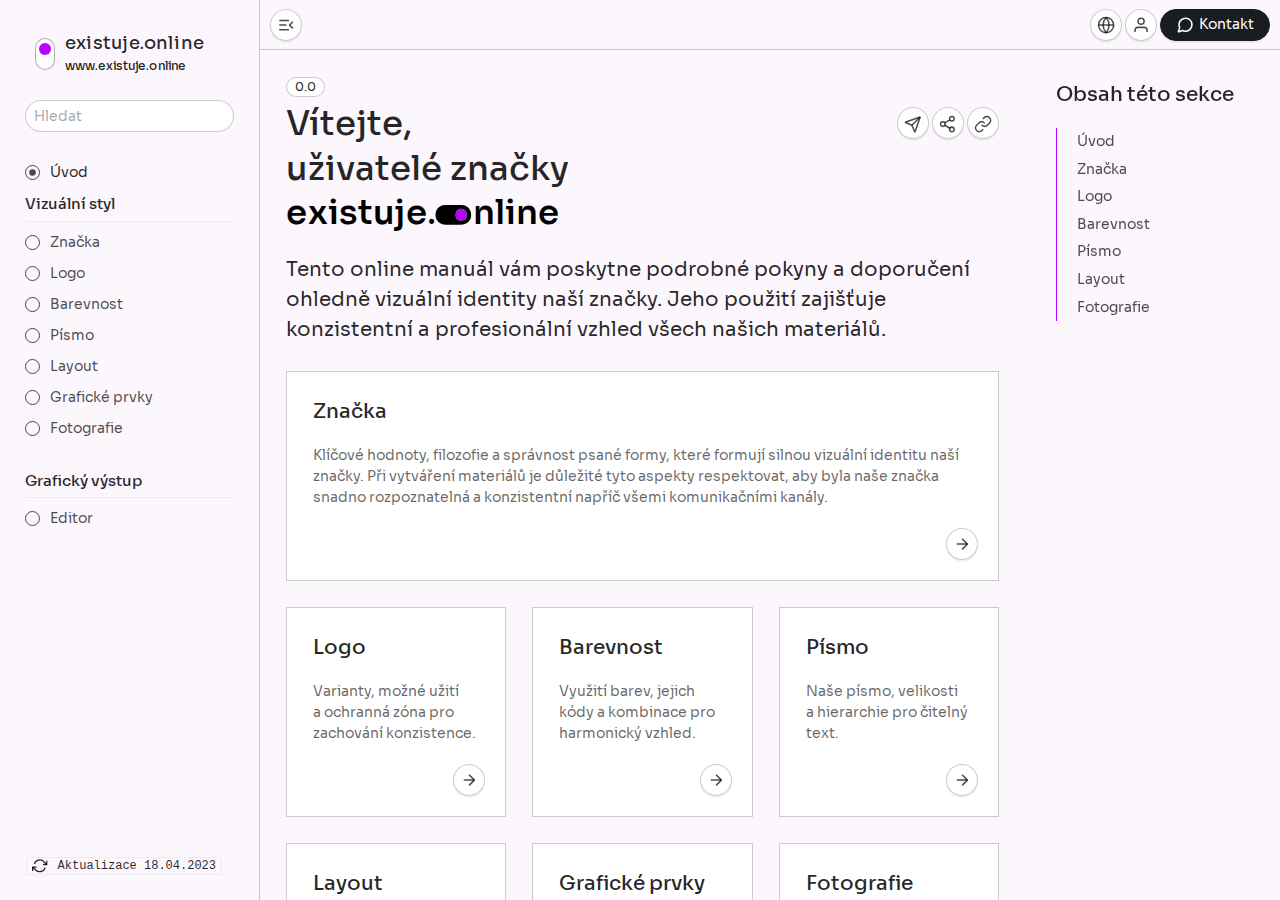
<file: index.html>
<!DOCTYPE html>
<html lang="cs">
<head>
  <meta charset="utf-8" />
  <meta name="description" content="Online grafický manuál pro udržení jednotného vizuálního stylu zdarma." />
  <meta name="keywords" content="vizuální identita, grafický manuál, jednotný vizuální styl, značka, online" />
  <meta name="author" content="all: Tomáš Včelák; info@tomasvcelak.cz" />
  <meta name="robots" content="index, follow" />
  <meta name="googlebot" content="index, follow, snippet, archive" />

  <meta http-equiv="X-UA-Compatible" content="IE=edge,chrome=1" />
  <meta content="width=device-width, initial-scale=1.0, maximum-scale=1.0, user-scalable=0" name="viewport" />
  <meta name="viewport" content="width=device-width" />

  <link rel="icon" type="image/svg+xml" href="/global/favicon/favicon-on-light.svg" media="(prefers-color-scheme: light)">
  <link rel="icon" type="image/svg+xml" href="/global/favicon/favicon-on-dark.svg" media="(prefers-color-scheme: dark)">

  <title>Úvod | demo.existuje.online</title>

  <link href="/global/css/halfmoon-variables.min.css" rel="stylesheet" />
  <link href="/global/icons/icons.css" rel="stylesheet" />
  <link href="/global/css/styles.min.css" rel="stylesheet" />
  <link href="/global/css/mavo.min.css" rel="stylesheet" />

</head>

<body class="with-custom-webkit-scrollbars with-custom-css-scrollbars" data-dm-shortcut-enabled="true" data-sidebar-shortcut-enabled="true">
  <div class="page-wrapper with-navbar with-sidebar" data-sidebar-type="full-height overlayed-sm-and-down">
    <div class="sticky-alerts"></div>

      <nav class="navbar">
        <div class="navbar-content">
            <button id="toggle-sidebar-btn" class="btn btn-square btn-rounded" type="button" onclick="changeIcon(); halfmoon.toggleSidebar()">
              <svg id="menu-icon" class="onicon">
                <use xlink:href="/global/icons/icons.svg#menu"/>
              </svg>          </button>
            </div>
        <div class="ml-auto">
          <button class="btn btn-square btn-rounded" data-toggle="tooltip" data-title="Jazyková mutace není dostupná." data-placement="bottom" type="button">
            <svg class="onicon">
              <use href="/global/icons/icons.svg#language"/>
            </svg>
          </button>
          <a href="#modal-2"><button class="btn btn-square btn-rounded" type="button">
            <svg class="onicon">
              <use href="/global/icons/icons.svg#login"/>
            </svg>
          </button></a> 
          <div class="dropdown with-arrow">
            <button class="btn btn-primary btn-rounded" data-toggle="dropdown" type="button" id="dropdown-toggle-btn-1" aria-haspopup="true" aria-expanded="false">
              <svg class="onicon">
                <use href="/global/icons/icons.svg#contact"/>
              </svg><span class="pl-5 hidden-sm-and-down">Kontakt</span>
            </button>
            <div class="dropdown-menu dropdown-menu-right" aria-labelledby="dropdown-toggle-btn-1">
                <h6 class="dropdown-header">Podpora</h6>
              <a href="tel:+420123456789" class="dropdown-item">
                <svg class="onicon">
                  <use href="/global/icons/icons.svg#mobile"/>
                </svg>
                +420 123 456 789</a>
                <a href="mailto:someone@example.cz" class="dropdown-item">
                <svg class="onicon">
                  <use href="/global/icons/icons.svg#mail"/>
                </svg>
                info@existuje.online
                </a>
            </div>
          </div>
        </div>
      </nav>

        <div class="sidebar-overlay" onclick="halfmoon.toggleSidebar()"></div>

      <div class="sidebar">
        <div class="sidebar-content position-absolute bottom-0">
          <code class="code"><svg class="onicon">
            <use href="/global/icons/icons.svg#change"/>
          </svg><span class="pl-10">Aktualizace 18.04.2023</span></code>
        </div> 
      
        <div class="sidebar-menu" id="menu-items">
          <div class="sidebar-brand">
              <div class="custom-switch brand-rotate">
                <input type="checkbox" id="switch-toggle" checked="checked" onclick="halfmoon.toggleDarkMode()">
                <label for="switch-toggle"></label>              </div>
              <div class="d-flex flex-column pt-5">
                <div class="font-size-18 brand-font">existuje.online</div>
                <div class="font-size-12 brand-font"><a href="https://existuje.online/" target="_blank">www.existuje.online</a></div>
              </div>
            </div>
            <div class="sidebar-content">
              <input type="text" class="form-control search" placeholder="Hledat" id="search-repo-input">
            </div>

            <ul class="list">
              <li>
                <a href="/" class="sidebar-link sidebar-link-with-icon active">
                <span class="sidebar-icon rounded-circle">
                <svg class="sidebar-onicon">
                <use href="/global/icons/icons.svg#circle"/>
                </svg>
                </span>
                Úvod
                </a>
              </li>
              <li>
                <h5 class="sidebar-title">Vizuální styl</h5>
                <div class="sidebar-divider"></div>
              </li>
              <li>
                <a href="/brand" class="sidebar-link sidebar-link-with-icon">
                <span class="sidebar-icon rounded-circle">
                <svg class="sidebar-onicon">
                <use href="/global/icons/icons.svg#circle"/>
                </svg>
                </span>
                Značka
                </a>
              </li>
              <li>
                <a href="/logo" class="sidebar-link sidebar-link-with-icon">
                <span class="sidebar-icon rounded-circle">
                <svg class="sidebar-onicon">
                <use href="/global/icons/icons.svg#circle"/>
                </svg>
                </span>
                Logo 
                </a>
              </li>
              <li>
                <a href="/colors" class="sidebar-link sidebar-link-with-icon">
                <span class="sidebar-icon rounded-circle">
                <svg class="sidebar-onicon">
                <use href="/global/icons/icons.svg#circle"/>
                </svg>          
                </span>
                Barevnost
                </a>
              </li>
              <li>
                <a href="/pismo" class="sidebar-link sidebar-link-with-icon">
                <span class="sidebar-icon rounded-circle">
                <svg class="sidebar-onicon">
                <use href="/global/icons/icons.svg#circle"/>
                </svg> 
                </span>
                Písmo
                </a>
              </li>
              <li>
                <a href="/layout" class="sidebar-link sidebar-link-with-icon">
                <span class="sidebar-icon rounded-circle">
                <svg class="sidebar-onicon">
                <use href="/global/icons/icons.svg#circle"/>
                </svg> 
                </span>
                Layout
                </a>
              </li>
              <li>
                <a href="/elements" class="sidebar-link sidebar-link-with-icon">
                <span class="sidebar-icon rounded-circle">
                <svg class="sidebar-onicon">
                <use href="/global/icons/icons.svg#circle"/>
                </svg> 
                </span>
                Grafické prvky
                </a>
              </li>
              <li>
                <a href="/photography" class="sidebar-link sidebar-link-with-icon">
                <span class="sidebar-icon rounded-circle">
                <svg class="sidebar-onicon">
                <use href="/global/icons/icons.svg#circle"/>
                </svg> 
                </span>
                Fotografie
                </a>
              </li>
              <br />

              <li>
                <h5 class="sidebar-title">Grafický výstup</h5>
                <div class="sidebar-divider"></div>
              </li>
              <li>
                <a href="/editor" class="sidebar-link sidebar-link-with-icon">
                <span class="sidebar-icon rounded-circle">
                <svg class="sidebar-onicon">
                <use href="/global/icons/icons.svg#circle"/>
                </svg> 
                </span>
                Editor
                </a>
               </li>
              <br />

          </div>
        </div>


  <div class="content-wrapper">
    <!----------------------->
    <div class="container-fluid">
      <div class="row">
            <div class="col-lg-9">

              <div class="content">
                    <span id="uvod" class="badge badge-pill mb-5">0.0</span>
                      <div class="row justify-content-between">
                      <div class="col">
                        <h1 class="content-title font-size-30">
                          Vítejte,<br />uživatelé značky <span class="brand-name">existuje.ônline</span>
                        </h1>
                      </div>
                      <div class="col-12 col-sm-3 mt-5">
                        <div class="text-sm-right">
                          <button class="btn btn-square btn-rounded" type="button" onclick="sendEmail('uvod')">
                            <svg class="onicon">
                              <use href="/global/icons/icons.svg#send"/>
                            </svg>
                          </button>
                          <button class="btn btn-square btn-rounded" data-toggle="tooltip" data-title="Jen pro smartphone." data-placement="top" type="button">
                            <svg class="onicon">
                              <use href="/global/icons/icons.svg#share"/>
                            </svg>
                          </button>
                          <button class="btn btn-square btn-rounded" type="button" onclick="copyLink(this, 'uvod')">
                            <svg class="onicon">
                              <use href="/global/icons/icons.svg#link"/>
                            </svg>
                          </button>
                        </div>
                      </div>
                    </div>
                    <p class="mt-sm-0 font-size-20">
                      Tento online manuál vám poskytne podrobné pokyny a doporučení ohledně vizuální identity naší značky. Jeho použití zajišťuje konzistentní a profesionální vzhled všech našich materiálů.
                    </p>
                  </div>

                  <div id="obsah" class="row row-eq-spacing-xl">
                    <div class="col-12">
                      <div class="card mh-15">
                        <h2 class="card-title">
                          Značka
                        </h2>
                        <p class="text-muted">
                          Klíčové hodnoty, filozofie a správnost psané formy, které formují silnou vizuální identitu naší značky. Při vytváření materiálů je důležité tyto aspekty respektovat, aby byla naše značka snadno rozpoznatelná a konzistentní napříč všemi komunikačními kanály.
                        </p>
                        <div class="text-right position-md-absolute bottom-0 right-0 m-md-20 ">
                          <a href="/brand" class="btn btn-square btn-rounded"> <svg class="onicon">
                            <use href="/global/icons/icons.svg#arrow-right"/>
                          </svg></a>
                        </div>
                      </div>
                    </div>
                  </div>
                  
                  <div class="row row-eq-spacing-xl">
                    <div class="col-xl-4">
                      <div class="card mh-15">
                        <h2 class="card-title">
                          Logo
                        </h2>
                        <p class="text-muted">
                          Varianty, možné užití a ochranná zóna pro zachování konzistence.
                        </p>
                      <div class="text-right position-md-absolute bottom-0 right-0 m-md-20">
                          <a href="/logo" class="btn btn-square btn-rounded"><svg class="onicon">
                            <use href="/global/icons/icons.svg#arrow-right"/>
                          </svg></a>
                        </div>
                      </div>
                    </div>
                    <div class="col-xl-4">
                      <div class="card mh-15">
                        <h2 class="card-title">
                          Barevnost
                        </h2>
                        <p class="text-muted">
                          Využití barev, jejich kódy a kombinace pro harmonický vzhled.
                        </p>
                      <div class="text-right position-md-absolute bottom-0 right-0 m-md-20">
                          <a href="/colors" class="btn btn-square btn-rounded"><svg class="onicon">
                            <use href="/global/icons/icons.svg#arrow-right"/>
                          </svg></a>
                        </div>
                      </div>
                    </div>
                    <div class="col-xl-4">
                      <div class="card mh-15">
                        <h2 class="card-title">
                          Písmo
                        </h2>
                        <p class="text-muted">
                          Naše písmo, velikosti a hierarchie pro čitelný text.
                        </p>
                      <div class="text-right position-md-absolute bottom-0 right-0 m-md-20">
                          <a href="/pismo" class="btn btn-square btn-rounded"><svg class="onicon">
                            <use href="/global/icons/icons.svg#arrow-right"/>
                          </svg></a>
                        </div>
                      </div>
                    </div>
                  </div>
                  <div class="row row-eq-spacing-xl">
                    <div class="col-xl-4">
                      <div class="card mh-15">
                        <h2 class="card-title">
                          Layout
                        </h2>
                        <p class="text-muted">
                          Uspořádání daných prvků pro vizuálně přívětivý design.
                        </p>
                      <div class="text-right position-md-absolute bottom-0 right-0 m-md-20">
                          <a href="/layout" class="btn btn-square btn-rounded"><svg class="onicon">
                            <use href="/global/icons/icons.svg#arrow-right"/>
                          </svg></a>
                        </div>
                      </div>
                    </div>
                    <div class="col-xl-4">
                      <div class="card mh-15">
                        <h2 class="card-title">
                          Grafické prvky
                        </h2>
                        <p class="text-muted">
                          Ikony, tlačítka, ohraničení a doplňky vizuálního stylu značky.
                        </p>
                      <div class="text-right position-md-absolute bottom-0 right-0 m-md-20">
                          <a href="/elements" class="btn btn-square btn-rounded"><svg class="onicon">
                            <use href="/global/icons/icons.svg#arrow-right"/>
                          </svg></a>
                        </div>
                      </div>
                    </div>
                    <div class="col-xl-4">
                      <div class="card mh-15">
                        <h2 class="card-title">
                          Fotografie
                        </h2>
                        <p class="text-muted">
                          Pravidla pro použití a výběr snímků ve stylu naší identity.
                        </p>
                      <div class="text-right position-md-absolute bottom-0 right-0 m-md-20">
                          <a href="/photography" class="btn btn-square btn-rounded"><svg class="onicon">
                            <use href="/global/icons/icons.svg#arrow-right"/>
                          </svg></a>
                        </div>
                      </div>
                    </div>
                </div>

            </div>
        
            <div class="col-lg-3 d-none d-lg-block">
                  <div class=" content on-this-page-nav" id="on-this-page-nav">
                      <h2 class="content-title font-size-20">
                          Obsah této sekce
                      </h2>
                      <a href="#uvod">Úvod</a>
                      <a href="#obsah">Značka</a>
                      <a href="#obsah">Logo</a>
                      <a href="#obsah">Barevnost</a>
                      <a href="#obsah">Písmo</a>
                      <a href="#obsah">Layout</a>
                      <a href="#obsah">Fotografie</a>
                  </div>
            </div>

        </div>
      </div>  

    </div>
  </div>

  <div class="modal" id="modal-2" tabindex="-1" role="dialog">
    <div class="modal-dialog" role="document">
      <div class="modal-content">
        <a href="#" class="btn close" role="button" aria-label="Close">
          <svg id="sidebar-icon" class="onicon">
            <use xlink:href="/global/icons/icons.svg#cross"/>
          </svg>
        </a>
        <h5 class="modal-title">Přihlasit se</h5>
        <form action="..." method="...">
          <div class="form-group">
            <label for="username" class="required">Email</label>
            <input type="text" id="username" class="form-control" placeholder="Email" required="required">
          </div>
          <div class="form-group">
            <label for="password" class="required">Heslo</label>
            <input type="password" id="password" class="form-control" placeholder="Heslo" required="required">
          </div>
          <input class="btn btn-primary btn-block btn-rounded" type="submit" value="Přihlásit">
        </form>
      </div>
    </div>
  </div>

<script src="/global/js/halfmoon.js"></script>
<script src="/global/js/list.min.js"></script>
<script src="/global/js/script.js"></script>
<script src="/global/js/mavo.js"></script>

</body>
</html>
</file>
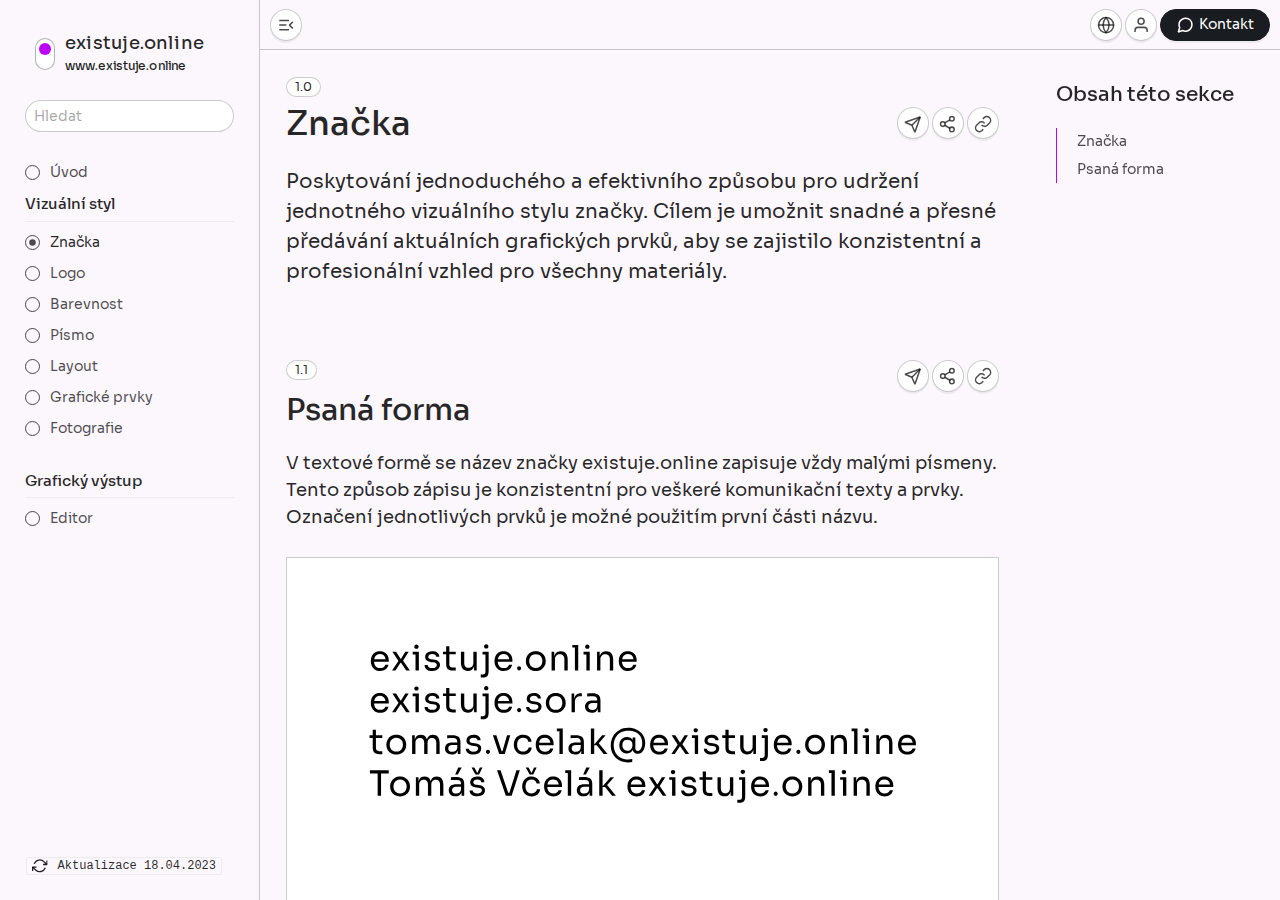
<file: brand/index.html>
<!DOCTYPE html>
<html lang="cs">
<head>
  <meta charset="utf-8" />
  <meta name="description" content="Online grafický manuál pro udržení jednotného vizuálního stylu zdarma." />
  <meta name="keywords" content="vizuální identita, grafický manuál, jednotný vizuální styl, značka, online" />
  <meta name="author" content="all: Tomáš Včelák; info@tomasvcelak.cz" />
  <meta name="robots" content="index, follow" />
  <meta name="googlebot" content="index, follow, snippet, archive" />

  <meta http-equiv="X-UA-Compatible" content="IE=edge,chrome=1" />
  <meta content="width=device-width, initial-scale=1.0, maximum-scale=1.0, user-scalable=0" name="viewport" />
  <meta name="viewport" content="width=device-width" />

  <link rel="icon" type="image/svg+xml" href="/global/favicon/favicon-on-light.svg" media="(prefers-color-scheme: light)">
  <link rel="icon" type="image/svg+xml" href="/global/favicon/favicon-on-dark.svg" media="(prefers-color-scheme: dark)">

  <title>Značka | demo.existuje.online</title>

  <link href="/global/css/halfmoon-variables.min.css" rel="stylesheet" />
  <link href="/global/icons/icons.css" rel="stylesheet" />
  <link href="/global/css/styles.min.css" rel="stylesheet" />
  <link href="/global/css/mavo.min.css" rel="stylesheet" />

</head>

<body class="with-custom-webkit-scrollbars with-custom-css-scrollbars" data-dm-shortcut-enabled="true" data-sidebar-shortcut-enabled="true">
  <div class="page-wrapper with-navbar with-sidebar" data-sidebar-type="full-height overlayed-sm-and-down">
    <div class="sticky-alerts"></div>

      <nav class="navbar">
        <div class="navbar-content">
            <button id="toggle-sidebar-btn" class="btn btn-square btn-rounded" type="button" onclick="changeIcon(); halfmoon.toggleSidebar()">
              <svg id="menu-icon" class="onicon">
                <use xlink:href="/global/icons/icons.svg#menu"/>
              </svg>          </button>
            </div>
        <div class="ml-auto">
          <button class="btn btn-square btn-rounded" data-toggle="tooltip" data-title="Jazyková mutace není dostupná." data-placement="bottom" type="button">
            <svg class="onicon">
              <use href="/global/icons/icons.svg#language"/>
            </svg>
          </button>
          <a href="#modal-2"><button class="btn btn-square btn-rounded" type="button">
            <svg class="onicon">
              <use href="/global/icons/icons.svg#login"/>
            </svg>
          </button></a> 
          <div class="dropdown with-arrow">
            <button class="btn btn-primary btn-rounded" data-toggle="dropdown" type="button" id="dropdown-toggle-btn-1" aria-haspopup="true" aria-expanded="false">
              <svg class="onicon">
                <use href="/global/icons/icons.svg#contact"/>
              </svg><span class="pl-5 hidden-sm-and-down">Kontakt</span>
            </button>
            <div class="dropdown-menu dropdown-menu-right" aria-labelledby="dropdown-toggle-btn-1">
                <h6 class="dropdown-header">Podpora</h6>
              <a href="tel:+420123456789" class="dropdown-item">
                <svg class="onicon">
                  <use href="/global/icons/icons.svg#mobile"/>
                </svg>
                +420 123 456 789</a>
                <a href="mailto:someone@example.cz" class="dropdown-item">
                <svg class="onicon">
                  <use href="/global/icons/icons.svg#mail"/>
                </svg>
                info@existuje.online
                </a>
            </div>
          </div>
        </div>
      </nav>

        <div class="sidebar-overlay" onclick="halfmoon.toggleSidebar()"></div>

      <div class="sidebar">
        <div class="sidebar-content position-absolute bottom-0">
          <code class="code"><svg class="onicon">
            <use href="/global/icons/icons.svg#change"/>
          </svg><span class="pl-10">Aktualizace 18.04.2023</span></code>
        </div> 
      
        <div class="sidebar-menu" id="menu-items">
          <div class="sidebar-brand">
              <div class="custom-switch brand-rotate">
                <input type="checkbox" id="switch-toggle" checked="checked" onclick="halfmoon.toggleDarkMode()">
                <label for="switch-toggle"></label>              </div>
              <div class="d-flex flex-column pt-5">
                <div class="font-size-18 brand-font">existuje.online</div>
                <div class="font-size-12 brand-font"><a href="https://existuje.online/" target="_blank">www.existuje.online</a></div>
              </div>
            </div>
            <div class="sidebar-content">
              <input type="text" class="form-control search" placeholder="Hledat" id="search-repo-input">
            </div>

            <ul class="list">
              <li>
                <a href="/" class="sidebar-link sidebar-link-with-icon">
                <span class="sidebar-icon rounded-circle">
                <svg class="sidebar-onicon">
                <use href="/global/icons/icons.svg#circle"/>
                </svg>
                </span>
                Úvod
                </a>
              </li>
              <li>
                <h5 class="sidebar-title">Vizuální styl</h5>
                <div class="sidebar-divider"></div>
              </li>
              <li>
                <a href="/brand" class="sidebar-link sidebar-link-with-icon active">
                <span class="sidebar-icon rounded-circle">
                <svg class="sidebar-onicon">
                <use href="/global/icons/icons.svg#circle"/>
                </svg>
                </span>
                Značka
                </a>
              </li>
              <li>
                <a href="/logo" class="sidebar-link sidebar-link-with-icon">
                <span class="sidebar-icon rounded-circle">
                <svg class="sidebar-onicon">
                <use href="/global/icons/icons.svg#circle"/>
                </svg>
                </span>
                Logo 
                </a>
              </li>
              <li>
                <a href="/colors" class="sidebar-link sidebar-link-with-icon">
                <span class="sidebar-icon rounded-circle">
                <svg class="sidebar-onicon">
                <use href="/global/icons/icons.svg#circle"/>
                </svg>          
                </span>
                Barevnost
                </a>
              </li>
              <li>
                <a href="/pismo" class="sidebar-link sidebar-link-with-icon">
                <span class="sidebar-icon rounded-circle">
                <svg class="sidebar-onicon">
                <use href="/global/icons/icons.svg#circle"/>
                </svg> 
                </span>
                Písmo
                </a>
              </li>
              <li>
                <a href="/layout" class="sidebar-link sidebar-link-with-icon">
                <span class="sidebar-icon rounded-circle">
                <svg class="sidebar-onicon">
                <use href="/global/icons/icons.svg#circle"/>
                </svg> 
                </span>
                Layout
                </a>
              </li>
              <li>
                <a href="/elements" class="sidebar-link sidebar-link-with-icon">
                <span class="sidebar-icon rounded-circle">
                <svg class="sidebar-onicon">
                <use href="/global/icons/icons.svg#circle"/>
                </svg> 
                </span>
                Grafické prvky
                </a>
              </li>
              <li>
                <a href="/photography" class="sidebar-link sidebar-link-with-icon">
                <span class="sidebar-icon rounded-circle">
                <svg class="sidebar-onicon">
                <use href="/global/icons/icons.svg#circle"/>
                </svg> 
                </span>
                Fotografie
                </a>
              </li>
              <br />

              <li>
                <h5 class="sidebar-title">Grafický výstup</h5>
                <div class="sidebar-divider"></div>
              </li>
              <li>
                <a href="/editor" class="sidebar-link sidebar-link-with-icon">
                <span class="sidebar-icon rounded-circle">
                <svg class="sidebar-onicon">
                <use href="/global/icons/icons.svg#circle"/>
                </svg> 
                </span>
                Editor
                </a>
               </li>
              <br />

          </div>
        </div>

    <div class="content-wrapper">
        <!----------------------------->
      <div class="container-fluid">
        <div class="row">
          <div class="col-lg-9">
          
              <div class="content">
                <span id="znacka" class="badge badge-pill mb-5">1.0</span>
                  <div class="row justify-content-between">
                   <div class="col">
                    <h1 class="content-title font-size-30">
                      Značka
                    </h1>
                   </div>
                  <div class="col-12 col-sm-3 mt-5">
                    <div class="text-sm-right">
                      <button class="btn btn-square btn-rounded" type="button" onclick="sendEmail('znacka')">
                        <svg class="onicon">
                          <use href="/global/icons/icons.svg#send"/>
                        </svg>
                      </button>
                      <button class="btn btn-square btn-rounded" data-toggle="tooltip" data-title="Jen pro smartphone." data-placement="top" type="button">
                        <svg class="onicon">
                          <use href="/global/icons/icons.svg#share"/>
                        </svg>
                      </button>
                      <button class="btn btn-square btn-rounded" type="button" onclick="copyLink(this, 'znacka')">
                        <svg class="onicon">
                          <use href="/global/icons/icons.svg#link"/>
                        </svg>
                      </button>
                    </div>
                  </div>
                </div>
                <p class="mt-sm-0 font-size-20">
                  Poskytování jednoduchého a efektivního způsobu pro udržení jednotného vizuálního stylu značky. Cílem je umožnit snadné a přesné předávání aktuálních grafických prvků, aby se zajistilo konzistentní a profesionální vzhled pro všechny materiály.
                </p>
              </div>

              <div class="content">                
                  <div class="row row-content justify-content-between">
                   <div class="col">
                    <span id="znacka-psana-forma" class="badge badge-pill mb-5 mt-5">1.1</span>
                    <h2 class="mt-5 content-title font-size-24">
                      Psaná forma
                    </h2>
                   </div>
                  <div class="col-12 col-sm-3 mt-5">
                    <div class="text-sm-right">
                      <button class="btn btn-square btn-rounded" type="button" onclick="sendEmail('znacka-psana-forma')">
                        <svg class="onicon">
                          <use href="/global/icons/icons.svg#send"/>
                        </svg>
                      </button>
                      <button class="btn btn-square btn-rounded" data-toggle="tooltip" data-title="Jen pro smartphone." data-placement="top" type="button">
                        <svg class="onicon">
                          <use href="/global/icons/icons.svg#share"/>
                        </svg>
                      </button>
                      <button class="btn btn-square btn-rounded" type="button" onclick="copyLink(this, 'znacka-psana-forma')">
                        <svg class="onicon">
                          <use href="/global/icons/icons.svg#link"/>
                        </svg>
                      </button>
                    </div>
                  </div>
                </div>
                <p class="mt-sm-0 font-size-18">
                  V textové formě se název značky existuje.online zapisuje vždy malými písmeny. Tento způsob zápisu je konzistentní pro veškeré komunikační texty a prvky. Označení jednotlivých prvků je možné použitím první části názvu.
                </p>
              </div>

              <div class="row row-eq-spacing-xl">
                <div class="col-xl-12">
                  <div class="card p-0">
                    <img src="/manual/brand/img_znacka-1.svg" class="img-full" alt="obrázek – Psaná forma značky existuje.online">
                    <div class="px-card py-10">
                      <p class="font-size-12 m-0">
                        Psaná forma značky existuje.online
                      </p>
                    </div>
                  </div>
                </div>
                
              </div>  

          </div>

            <div class="col-lg-3 d-none d-lg-block">
              <div class=" content on-this-page-nav" id="on-this-page-nav">
                  <h2 class="content-title font-size-20">
                      Obsah této sekce
                  </h2>
                  <a href="#znacka">Značka</a>
                  <a href="#znacka-psana-forma">Psaná forma</a>
              </div>
            </div>  
    
  
        </div>
      </div>
      <!----------------------------->
    </div>
  </div>


  <div class="modal" id="modal-2" tabindex="-1" role="dialog">
    <div class="modal-dialog" role="document">
      <div class="modal-content">
        <a href="#" class="btn close" role="button" aria-label="Close">
          <svg id="sidebar-icon" class="onicon">
            <use xlink:href="/global/icons/icons.svg#cross"/>
          </svg>
        </a>
        <h5 class="modal-title">Přihlasit se</h5>
        <form action="..." method="...">
          <div class="form-group">
            <label for="username" class="required">Email</label>
            <input type="text" id="username" class="form-control" placeholder="Email" required="required">
          </div>
          <div class="form-group">
            <label for="password" class="required">Heslo</label>
            <input type="password" id="password" class="form-control" placeholder="Heslo" required="required">
          </div>
          <input class="btn btn-primary btn-block btn-rounded" type="submit" value="Přihlásit">
        </form>
      </div>
    </div>
  </div>

  <script src="/global/js/halfmoon.js"></script>
  <script src="/global/js/list.min.js"></script>
  <script src="/global/js/script.js"></script>
  <script src="/global/js/mavo.js"></script>

</body>
</html>
</file>
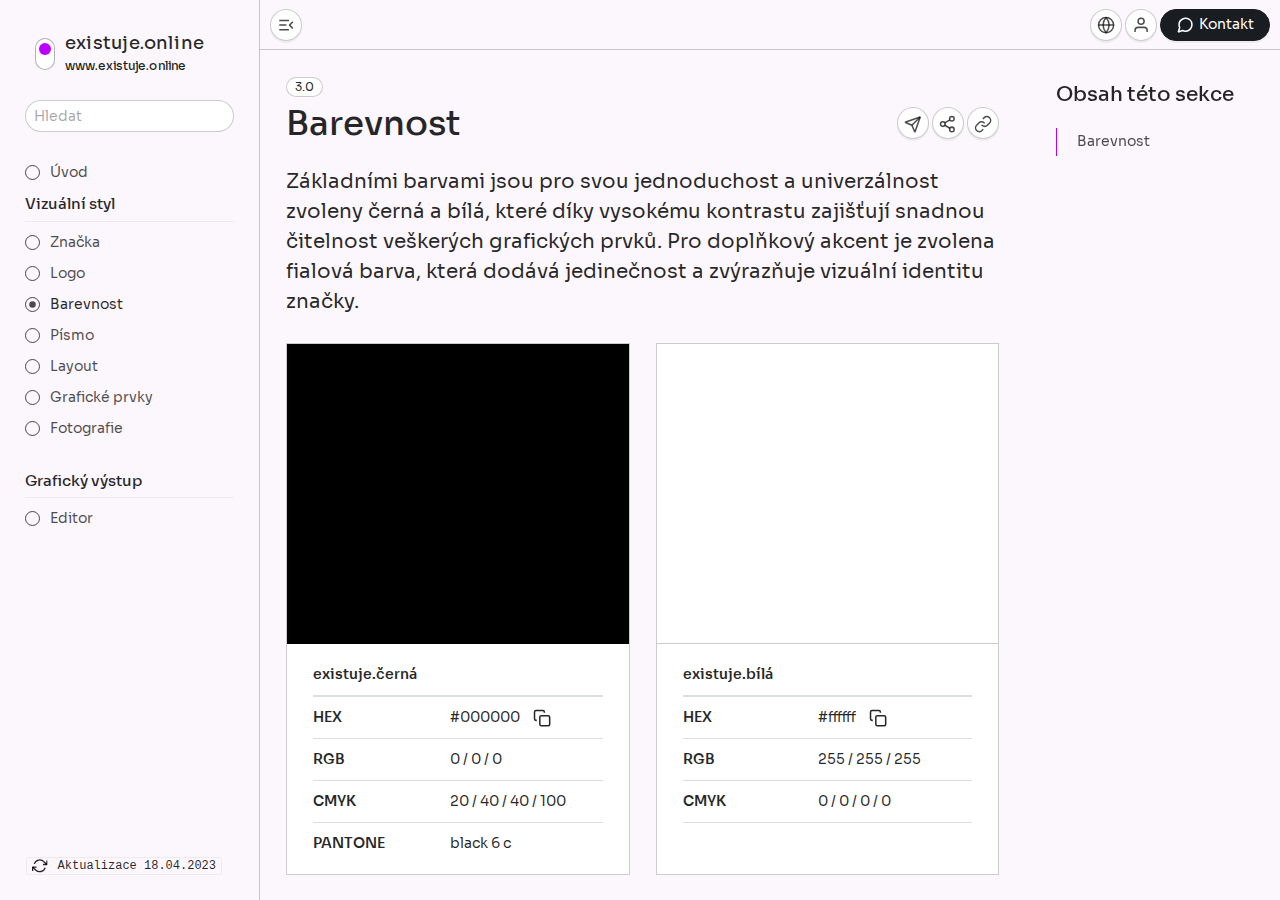
<file: colors/index.html>
<!DOCTYPE html>
<html lang="cs">
<head>
  <meta charset="utf-8" />
  <meta name="description" content="Online grafický manuál pro udržení jednotného vizuálního stylu zdarma." />
  <meta name="keywords" content="vizuální identita, grafický manuál, jednotný vizuální styl, značka, online" />
  <meta name="author" content="all: Tomáš Včelák; info@tomasvcelak.cz" />
  <meta name="robots" content="index, follow" />
  <meta name="googlebot" content="index, follow, snippet, archive" />

  <meta http-equiv="X-UA-Compatible" content="IE=edge,chrome=1" />
  <meta content="width=device-width, initial-scale=1.0, maximum-scale=1.0, user-scalable=0" name="viewport" />
  <meta name="viewport" content="width=device-width" />

  <link rel="icon" type="image/svg+xml" href="/global/favicon/favicon-on-light.svg" media="(prefers-color-scheme: light)">
  <link rel="icon" type="image/svg+xml" href="/global/favicon/favicon-on-dark.svg" media="(prefers-color-scheme: dark)">

  <title>Barevnost | demo.existuje.online</title>

  <link href="/global/css/halfmoon-variables.min.css" rel="stylesheet" />
  <link href="/global/icons/icons.css" rel="stylesheet" />
  <link href="/global/css/styles.min.css" rel="stylesheet" />
  <link href="/global/css/mavo.min.css" rel="stylesheet" />

</head>

<body class="with-custom-webkit-scrollbars with-custom-css-scrollbars" data-dm-shortcut-enabled="true" data-sidebar-shortcut-enabled="true">
  <div class="page-wrapper with-navbar with-sidebar" data-sidebar-type="full-height overlayed-sm-and-down">
    <div class="sticky-alerts"></div>

      <nav class="navbar">
        <div class="navbar-content">
            <button id="toggle-sidebar-btn" class="btn btn-square btn-rounded" type="button" onclick="changeIcon(); halfmoon.toggleSidebar()">
              <svg id="menu-icon" class="onicon">
                <use xlink:href="/global/icons/icons.svg#menu"/>
              </svg>          </button>
            </div>
        <div class="ml-auto">
          <button class="btn btn-square btn-rounded" data-toggle="tooltip" data-title="Jazyková mutace není dostupná." data-placement="bottom" type="button">
            <svg class="onicon">
              <use href="/global/icons/icons.svg#language"/>
            </svg>
          </button>
          <a href="#modal-2"><button class="btn btn-square btn-rounded" type="button">
            <svg class="onicon">
              <use href="/global/icons/icons.svg#login"/>
            </svg>
          </button></a> 
          <div class="dropdown with-arrow">
            <button class="btn btn-primary btn-rounded" data-toggle="dropdown" type="button" id="dropdown-toggle-btn-1" aria-haspopup="true" aria-expanded="false">
              <svg class="onicon">
                <use href="/global/icons/icons.svg#contact"/>
              </svg><span class="pl-5 hidden-sm-and-down">Kontakt</span>
            </button>
            <div class="dropdown-menu dropdown-menu-right" aria-labelledby="dropdown-toggle-btn-1">
                <h6 class="dropdown-header">Podpora</h6>
              <a href="tel:+420123456789" class="dropdown-item">
                <svg class="onicon">
                  <use href="/global/icons/icons.svg#mobile"/>
                </svg>
                +420 123 456 789</a>
                <a href="mailto:someone@example.cz" class="dropdown-item">
                <svg class="onicon">
                  <use href="/global/icons/icons.svg#mail"/>
                </svg>
                info@existuje.online
                </a>
            </div>
          </div>
        </div>
      </nav>

        <div class="sidebar-overlay" onclick="halfmoon.toggleSidebar()"></div>

      <div class="sidebar">
        <div class="sidebar-content position-absolute bottom-0">
          <code class="code"><svg class="onicon">
            <use href="/global/icons/icons.svg#change"/>
          </svg><span class="pl-10">Aktualizace 18.04.2023</span></code>
        </div> 
      
        <div class="sidebar-menu" id="menu-items">
          <div class="sidebar-brand">
              <div class="custom-switch brand-rotate">
                <input type="checkbox" id="switch-toggle" checked="checked" onclick="halfmoon.toggleDarkMode()">
                <label for="switch-toggle"></label>              </div>
              <div class="d-flex flex-column pt-5">
                <div class="font-size-18 brand-font">existuje.online</div>
                <div class="font-size-12 brand-font"><a href="https://existuje.online/" target="_blank">www.existuje.online</a></div>
              </div>
            </div>
            <div class="sidebar-content">
              <input type="text" class="form-control search" placeholder="Hledat" id="search-repo-input">
            </div>

            <ul class="list">
              <li>
                <a href="/" class="sidebar-link sidebar-link-with-icon">
                <span class="sidebar-icon rounded-circle">
                <svg class="sidebar-onicon">
                <use href="/global/icons/icons.svg#circle"/>
                </svg>
                </span>
                Úvod
                </a>
              </li>
              <li>
                <h5 class="sidebar-title">Vizuální styl</h5>
                <div class="sidebar-divider"></div>
              </li>
              <li>
                <a href="/brand" class="sidebar-link sidebar-link-with-icon">
                <span class="sidebar-icon rounded-circle">
                <svg class="sidebar-onicon">
                <use href="/global/icons/icons.svg#circle"/>
                </svg>
                </span>
                Značka
                </a>
              </li>
              <li>
                <a href="/logo" class="sidebar-link sidebar-link-with-icon">
                <span class="sidebar-icon rounded-circle">
                <svg class="sidebar-onicon">
                <use href="/global/icons/icons.svg#circle"/>
                </svg>
                </span>
                Logo 
                </a>
              </li>
              <li>
                <a href="/colors" class="sidebar-link sidebar-link-with-icon active">
                <span class="sidebar-icon rounded-circle">
                <svg class="sidebar-onicon">
                <use href="/global/icons/icons.svg#circle"/>
                </svg>          
                </span>
                Barevnost
                </a>
              </li>
              <li>
                <a href="/pismo" class="sidebar-link sidebar-link-with-icon">
                <span class="sidebar-icon rounded-circle">
                <svg class="sidebar-onicon">
                <use href="/global/icons/icons.svg#circle"/>
                </svg> 
                </span>
                Písmo
                </a>
              </li>
              <li>
                <a href="/layout" class="sidebar-link sidebar-link-with-icon">
                <span class="sidebar-icon rounded-circle">
                <svg class="sidebar-onicon">
                <use href="/global/icons/icons.svg#circle"/>
                </svg> 
                </span>
                Layout
                </a>
              </li>
              <li>
                <a href="/elements" class="sidebar-link sidebar-link-with-icon">
                <span class="sidebar-icon rounded-circle">
                <svg class="sidebar-onicon">
                <use href="/global/icons/icons.svg#circle"/>
                </svg> 
                </span>
                Grafické prvky
                </a>
              </li>
              <li>
                <a href="/photography" class="sidebar-link sidebar-link-with-icon">
                <span class="sidebar-icon rounded-circle">
                <svg class="sidebar-onicon">
                <use href="/global/icons/icons.svg#circle"/>
                </svg> 
                </span>
                Fotografie
                </a>
              </li>
              <br />

              <li>
                <h5 class="sidebar-title">Grafický výstup</h5>
                <div class="sidebar-divider"></div>
              </li>
              <li>
                <a href="/editor" class="sidebar-link sidebar-link-with-icon">
                <span class="sidebar-icon rounded-circle">
                <svg class="sidebar-onicon">
                <use href="/global/icons/icons.svg#circle"/>
                </svg> 
                </span>
                Editor
                </a>
               </li>
              <br />

          </div>
        </div>

    <div class="content-wrapper">
        <!----------------------------->
      <div class="container-fluid">
        <div class="row">
          <div class="col-lg-9">
          
              <div class="content">
                <span id="colors" class="badge badge-pill mb-5">3.0</span>
                  <div class="row justify-content-between">
                   <div class="col">
                    <h1 class="content-title font-size-30">
                      Barevnost
                    </h1>
                   </div>
                  <div class="col-12 col-sm-3 mt-5">
                    <div class="text-sm-right">
                      <button class="btn btn-square btn-rounded" type="button" onclick="sendEmail('colors')">
                        <svg class="onicon">
                          <use href="/global/icons/icons.svg#send"/>
                        </svg>
                      </button>
                      <button class="btn btn-square btn-rounded" data-toggle="tooltip" data-title="Jen pro smartphone." data-placement="top" type="button">
                        <svg class="onicon">
                          <use href="/global/icons/icons.svg#share"/>
                        </svg>
                      </button>
                      <button class="btn btn-square btn-rounded" type="button" onclick="copyLink(this, 'colors')">
                        <svg class="onicon">
                          <use href="/global/icons/icons.svg#link"/>
                        </svg>
                      </button>
                    </div>
                  </div>
                </div>
                <p class="mt-sm-0 font-size-20">
                  Základními barvami jsou pro svou jednoduchost a univerzálnost zvoleny černá a bílá, které díky vysokému kontrastu zajišťují snadnou čitelnost veškerých grafických prvků. Pro doplňkový akcent je zvolena fialová barva, která dodává jedinečnost a zvýrazňuje vizuální identitu značky.
                </p>
              </div>

              <div class="row row-eq-spacing-xl">
                <div class="col-xl-6">
                  <div class="card p-0">
                    <div class="bg-cerna h-300"></div>
                    <div class="px-card py-10">
                      <table class="table">
                        <thead>
                          <tr>
                            <th>existuje.černá</th>
                          </tr>
                        </thead>
                        <tbody>
                          <tr>
                            <th>HEX</th>
                            <td id="cerna-hex">#000000
                              <span class="ml-10 cur-point" onclick="copyCode(this, 'cerna-hex')"><svg class="onicon">
                              <use href="/global/icons/icons.svg#copy"/>
                            </svg></span></td>
                          </tr>
                          <tr>
                            <th>RGB</th>
                            <td>0 / 0 / 0</td>
                          </tr>
                          <tr>
                            <th>CMYK</th>
                            <td>20 / 40 / 40 / 100</td>
                          </tr>
                          <tr>
                            <th>PANTONE</th>
                            <td>black 6 c</td>
                          </tr>
                        </tbody>
                      </table>
                    </div>
                  </div>
                </div>
                <div class="col-xl-6">
                  <div class="card p-0">
                    <div class="bg-bila h-300 border-bottom"></div>
                    <div class="px-card py-10">
                      <table class="table">
                        <thead>
                          <tr>
                            <th>existuje.bílá</th>
                          </tr>
                        </thead>
                        <tbody>
                          <tr>
                            <th>HEX</th>
                            <td id="bila-hex">#ffffff
                              <span class="ml-10 cur-point" onclick="copyCode(this, 'bila-hex')"><svg class="onicon">
                              <use href="/global/icons/icons.svg#copy"/>
                            </svg></span></td>
                          </tr>
                          <tr>
                            <th>RGB</th>
                            <td>255 / 255 / 255</td>
                          </tr>
                          <tr>
                            <th>CMYK</th>
                            <td>0 / 0 / 0 / 0</td>
                          </tr>
                          <tr>
                            <th>&nbsp;</th>
                            <td></td>
                          </tr>
                        </tbody>
                      </table>
                    </div>
                  </div>
                </div>
              </div>
              
              <div class="row row-eq-spacing-xl">
                <div class="col-xl-12">
                  <div class="card p-0">
                    <div class="bg-fialova h-300"></div>
                    <div class="px-card py-10">
                      <table class="table">
                        <thead>
                          <tr>
                            <th>existuje.fialová</th>
                          </tr>
                        </thead>
                        <tbody>
                          <tr>
                            <th>HEX</th>
                            <td id="fialova-hex">#bb00ff
                              <span class="ml-10 cur-point" onclick="copyCode(this, 'fialova-hex')"><svg class="onicon">
                              <use href="/global/icons/icons.svg#copy"/>
                            </svg></span></td>
                          </tr>
                          <tr>
                            <th>RGB</th>
                            <td>183 / 0 / 255</td>
                          </tr>
                          <tr>
                            <th>CMYK</th>
                            <td>60 / 90 / 0 / 0</td>
                          </tr>
                          <tr>
                            <th>PANTONE</th>
                            <td>2592 c</td>
                          </tr>
                        </tbody>
                      </table>
                    </div>
                  </div>
                </div>
              </div>

          </div>

            <div class="col-lg-3 d-none d-lg-block">
              <div class=" content on-this-page-nav" id="on-this-page-nav">
                  <h2 class="content-title font-size-20">
                      Obsah této sekce
                  </h2>
                  <a href="#colors">Barevnost</a>
              </div>
            </div>  
    
  
        </div>
      </div>
      <!----------------------------->
    </div>
  </div>


  <div class="modal" id="modal-2" tabindex="-1" role="dialog">
    <div class="modal-dialog" role="document">
      <div class="modal-content">
        <a href="#" class="btn close" role="button" aria-label="Close">
          <svg id="sidebar-icon" class="onicon">
            <use xlink:href="/global/icons/icons.svg#cross"/>
          </svg>
        </a>
        <h5 class="modal-title">Přihlasit se</h5>
        <form action="..." method="...">
          <div class="form-group">
            <label for="username" class="required">Email</label>
            <input type="text" id="username" class="form-control" placeholder="Email" required="required">
          </div>
          <div class="form-group">
            <label for="password" class="required">Heslo</label>
            <input type="password" id="password" class="form-control" placeholder="Heslo" required="required">
          </div>
          <input class="btn btn-primary btn-block btn-rounded" type="submit" value="Přihlásit">
        </form>
      </div>
    </div>
  </div>

  <script src="/global/js/halfmoon.js"></script>
  <script src="/global/js/list.min.js"></script>
  <script src="/global/js/script.js"></script>
  <script src="/global/js/mavo.js"></script>

</body>
</html>
</file>
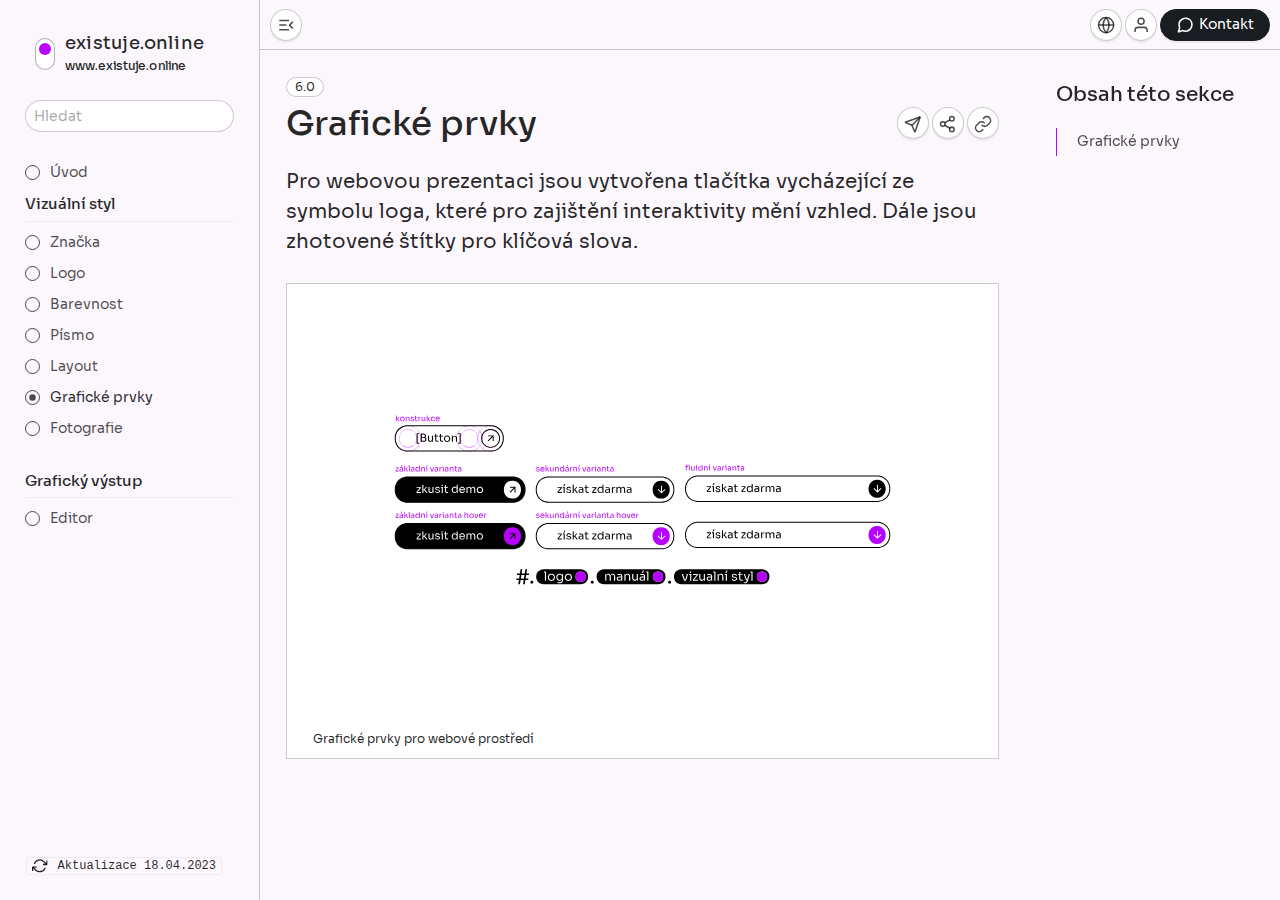
<file: elements/index.html>
<!DOCTYPE html>
<html lang="cs">
<head>
  <meta charset="utf-8" />
  <meta name="description" content="Online grafický manuál pro udržení jednotného vizuálního stylu zdarma." />
  <meta name="keywords" content="vizuální identita, grafický manuál, jednotný vizuální styl, značka, online" />
  <meta name="author" content="all: Tomáš Včelák; info@tomasvcelak.cz" />
  <meta name="robots" content="index, follow" />
  <meta name="googlebot" content="index, follow, snippet, archive" />

  <meta http-equiv="X-UA-Compatible" content="IE=edge,chrome=1" />
  <meta content="width=device-width, initial-scale=1.0, maximum-scale=1.0, user-scalable=0" name="viewport" />
  <meta name="viewport" content="width=device-width" />

  <link rel="icon" type="image/svg+xml" href="/global/favicon/favicon-on-light.svg" media="(prefers-color-scheme: light)">
  <link rel="icon" type="image/svg+xml" href="/global/favicon/favicon-on-dark.svg" media="(prefers-color-scheme: dark)">

  <title>Grafické prvky | demo.existuje.online</title>

  <link href="/global/css/halfmoon-variables.min.css" rel="stylesheet" />
  <link href="/global/icons/icons.css" rel="stylesheet" />
  <link href="/global/css/styles.min.css" rel="stylesheet" />
  <link href="/global/css/mavo.min.css" rel="stylesheet" />

</head>

<body class="with-custom-webkit-scrollbars with-custom-css-scrollbars" data-dm-shortcut-enabled="true" data-sidebar-shortcut-enabled="true">
  <div class="page-wrapper with-navbar with-sidebar" data-sidebar-type="full-height overlayed-sm-and-down">
    <div class="sticky-alerts"></div>

      <nav class="navbar">
        <div class="navbar-content">
            <button id="toggle-sidebar-btn" class="btn btn-square btn-rounded" type="button" onclick="changeIcon(); halfmoon.toggleSidebar()">
              <svg id="menu-icon" class="onicon">
                <use xlink:href="/global/icons/icons.svg#menu"/>
              </svg>          </button>
            </div>
        <div class="ml-auto">
          <button class="btn btn-square btn-rounded" data-toggle="tooltip" data-title="Jazyková mutace není dostupná." data-placement="bottom" type="button">
            <svg class="onicon">
              <use href="/global/icons/icons.svg#language"/>
            </svg>
          </button>
          <a href="#modal-2"><button class="btn btn-square btn-rounded" type="button">
            <svg class="onicon">
              <use href="/global/icons/icons.svg#login"/>
            </svg>
          </button></a> 
          <div class="dropdown with-arrow">
            <button class="btn btn-primary btn-rounded" data-toggle="dropdown" type="button" id="dropdown-toggle-btn-1" aria-haspopup="true" aria-expanded="false">
              <svg class="onicon">
                <use href="/global/icons/icons.svg#contact"/>
              </svg><span class="pl-5 hidden-sm-and-down">Kontakt</span>
            </button>
            <div class="dropdown-menu dropdown-menu-right" aria-labelledby="dropdown-toggle-btn-1">
                <h6 class="dropdown-header">Podpora</h6>
              <a href="tel:+420123456789" class="dropdown-item">
                <svg class="onicon">
                  <use href="/global/icons/icons.svg#mobile"/>
                </svg>
                +420 123 456 789</a>
                <a href="mailto:someone@example.cz" class="dropdown-item">
                <svg class="onicon">
                  <use href="/global/icons/icons.svg#mail"/>
                </svg>
                info@existuje.online
                </a>
            </div>
          </div>
        </div>
      </nav>

        <div class="sidebar-overlay" onclick="halfmoon.toggleSidebar()"></div>

      <div class="sidebar">
        <div class="sidebar-content position-absolute bottom-0">
          <code class="code"><svg class="onicon">
            <use href="/global/icons/icons.svg#change"/>
          </svg><span class="pl-10">Aktualizace 18.04.2023</span></code>
        </div> 
      
        <div class="sidebar-menu" id="menu-items">
          <div class="sidebar-brand">
              <div class="custom-switch brand-rotate">
                <input type="checkbox" id="switch-toggle" checked="checked" onclick="halfmoon.toggleDarkMode()">
                <label for="switch-toggle"></label>              </div>
              <div class="d-flex flex-column pt-5">
                <div class="font-size-18 brand-font">existuje.online</div>
                <div class="font-size-12 brand-font"><a href="https://existuje.online/" target="_blank">www.existuje.online</a></div>
              </div>
            </div>
            <div class="sidebar-content">
              <input type="text" class="form-control search" placeholder="Hledat" id="search-repo-input">
            </div>

            <ul class="list">
              <li>
                <a href="/" class="sidebar-link sidebar-link-with-icon">
                <span class="sidebar-icon rounded-circle">
                <svg class="sidebar-onicon">
                <use href="/global/icons/icons.svg#circle"/>
                </svg>
                </span>
                Úvod
                </a>
              </li>
              <li>
                <h5 class="sidebar-title">Vizuální styl</h5>
                <div class="sidebar-divider"></div>
              </li>
              <li>
                <a href="/brand" class="sidebar-link sidebar-link-with-icon">
                <span class="sidebar-icon rounded-circle">
                <svg class="sidebar-onicon">
                <use href="/global/icons/icons.svg#circle"/>
                </svg>
                </span>
                Značka
                </a>
              </li>
              <li>
                <a href="/logo" class="sidebar-link sidebar-link-with-icon">
                <span class="sidebar-icon rounded-circle">
                <svg class="sidebar-onicon">
                <use href="/global/icons/icons.svg#circle"/>
                </svg>
                </span>
                Logo 
                </a>
              </li>
              <li>
                <a href="/colors" class="sidebar-link sidebar-link-with-icon">
                <span class="sidebar-icon rounded-circle">
                <svg class="sidebar-onicon">
                <use href="/global/icons/icons.svg#circle"/>
                </svg>          
                </span>
                Barevnost
                </a>
              </li>
              <li>
                <a href="/pismo" class="sidebar-link sidebar-link-with-icon">
                <span class="sidebar-icon rounded-circle">
                <svg class="sidebar-onicon">
                <use href="/global/icons/icons.svg#circle"/>
                </svg> 
                </span>
                Písmo
                </a>
              </li>
              <li>
                <a href="/layout" class="sidebar-link sidebar-link-with-icon">
                <span class="sidebar-icon rounded-circle">
                <svg class="sidebar-onicon">
                <use href="/global/icons/icons.svg#circle"/>
                </svg> 
                </span>
                Layout
                </a>
              </li>
              <li>
                <a href="/elements" class="sidebar-link sidebar-link-with-icon active">
                <span class="sidebar-icon rounded-circle">
                <svg class="sidebar-onicon">
                <use href="/global/icons/icons.svg#circle"/>
                </svg> 
                </span>
                Grafické prvky
                </a>
              </li>
              <li>
                <a href="/photography" class="sidebar-link sidebar-link-with-icon">
                <span class="sidebar-icon rounded-circle">
                <svg class="sidebar-onicon">
                <use href="/global/icons/icons.svg#circle"/>
                </svg> 
                </span>
                Fotografie
                </a>
              </li>
              <br />

              <li>
                <h5 class="sidebar-title">Grafický výstup</h5>
                <div class="sidebar-divider"></div>
              </li>
              <li>
                <a href="/editor" class="sidebar-link sidebar-link-with-icon">
                <span class="sidebar-icon rounded-circle">
                <svg class="sidebar-onicon">
                <use href="/global/icons/icons.svg#circle"/>
                </svg> 
                </span>
                Editor
                </a>
               </li>
              <br />

          </div>
        </div>

    <div class="content-wrapper">
        <!----------------------------->
      <div class="container-fluid">
        <div class="row">
          <div class="col-lg-9">
          
              <div class="content">
                <span id="elements" class="badge badge-pill mb-5">6.0</span>
                  <div class="row justify-content-between">
                   <div class="col">
                    <h1 class="content-title font-size-30">
                      Grafické prvky
                    </h1>
                   </div>
                  <div class="col-12 col-sm-3 mt-5">
                    <div class="text-sm-right">
                      <button class="btn btn-square btn-rounded" type="button" onclick="sendEmail('elements')">
                        <svg class="onicon">
                          <use href="/global/icons/icons.svg#send"/>
                        </svg>
                      </button>
                      <button class="btn btn-square btn-rounded" data-toggle="tooltip" data-title="Jen pro smartphone." data-placement="top" type="button">
                        <svg class="onicon">
                          <use href="/global/icons/icons.svg#share"/>
                        </svg>
                      </button>
                      <button class="btn btn-square btn-rounded" type="button" onclick="copyLink(this, 'elements')">
                        <svg class="onicon">
                          <use href="/global/icons/icons.svg#link"/>
                        </svg>
                      </button>
                    </div>
                  </div>
                </div>
                <p class="mt-sm-0 font-size-20">
                  Pro webovou prezentaci jsou vytvořena tlačítka vycházející ze symbolu loga, které pro zajištění interaktivity mění vzhled. Dále jsou zhotovené štítky pro klíčová slova.
                </p>
              </div>

              <div class="row row-eq-spacing-xl">
                <div class="col-xl-12">
                  <div class="card p-0">
                    <img src="/manual/elements/img_elements-1.svg" class="img-full" alt="Obrázek – Grafické prvky pro webové prostředí">
                    <div class="px-card py-10">
                      <p class="font-size-12 m-0">
                        Grafické prvky pro webové prostředí
                      </p>
                    </div>
                  </div>
                </div>
              </div>
              

          </div>

            <div class="col-lg-3 d-none d-lg-block">
              <div class=" content on-this-page-nav" id="on-this-page-nav">
                  <h2 class="content-title font-size-20">
                      Obsah této sekce
                  </h2>
                  <a href="#elements">Grafické prvky</a>
              </div>
            </div>  
    
  
        </div>
      </div>
      <!----------------------------->
    </div>
  </div>


  <div class="modal" id="modal-2" tabindex="-1" role="dialog">
    <div class="modal-dialog" role="document">
      <div class="modal-content">
        <a href="#" class="btn close" role="button" aria-label="Close">
          <svg id="sidebar-icon" class="onicon">
            <use xlink:href="/global/icons/icons.svg#cross"/>
          </svg>
        </a>
        <h5 class="modal-title">Přihlasit se</h5>
        <form action="..." method="...">
          <div class="form-group">
            <label for="username" class="required">Email</label>
            <input type="text" id="username" class="form-control" placeholder="Email" required="required">
          </div>
          <div class="form-group">
            <label for="password" class="required">Heslo</label>
            <input type="password" id="password" class="form-control" placeholder="Heslo" required="required">
          </div>
          <input class="btn btn-primary btn-block btn-rounded" type="submit" value="Přihlásit">
        </form>
      </div>
    </div>
  </div>

  <script src="/global/js/halfmoon.js"></script>
  <script src="/global/js/list.min.js"></script>
  <script src="/global/js/script.js"></script>
  <script src="/global/js/mavo.js"></script>

</body>
</html>
</file>
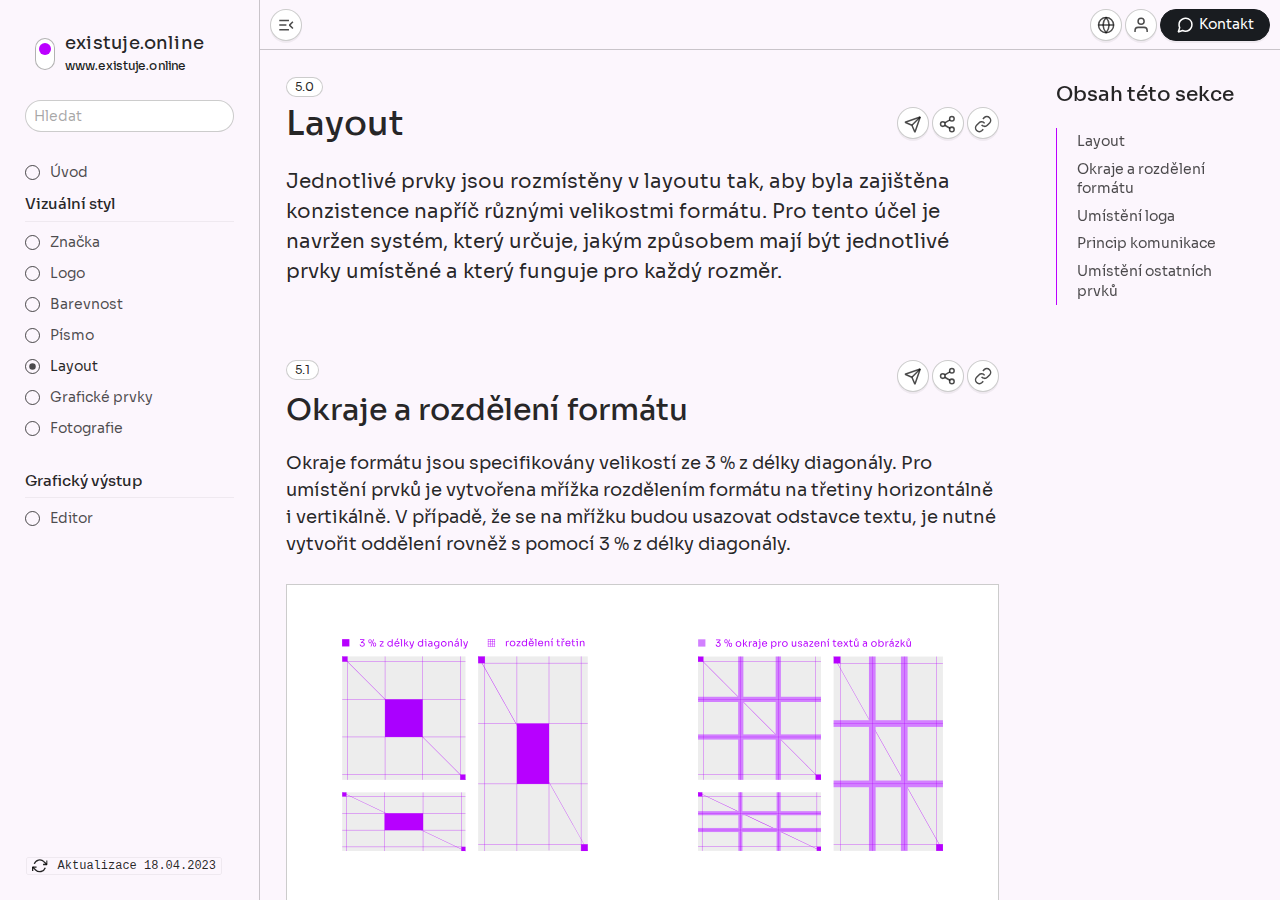
<file: layout/index.html>
<!DOCTYPE html>
<html lang="cs">
<head>
  <meta charset="utf-8" />
  <meta name="description" content="Online grafický manuál pro udržení jednotného vizuálního stylu zdarma." />
  <meta name="keywords" content="vizuální identita, grafický manuál, jednotný vizuální styl, značka, online" />
  <meta name="author" content="all: Tomáš Včelák; info@tomasvcelak.cz" />
  <meta name="robots" content="index, follow" />
  <meta name="googlebot" content="index, follow, snippet, archive" />

  <meta http-equiv="X-UA-Compatible" content="IE=edge,chrome=1" />
  <meta content="width=device-width, initial-scale=1.0, maximum-scale=1.0, user-scalable=0" name="viewport" />
  <meta name="viewport" content="width=device-width" />

  <link rel="icon" type="image/svg+xml" href="/global/favicon/favicon-on-light.svg" media="(prefers-color-scheme: light)">
  <link rel="icon" type="image/svg+xml" href="/global/favicon/favicon-on-dark.svg" media="(prefers-color-scheme: dark)">

  <title>Layout | demo.existuje.online</title>

  <link href="/global/css/halfmoon-variables.min.css" rel="stylesheet" />
  <link href="/global/icons/icons.css" rel="stylesheet" />
  <link href="/global/css/styles.min.css" rel="stylesheet" />
  <link href="/global/css/mavo.min.css" rel="stylesheet" />

</head>

<body class="with-custom-webkit-scrollbars with-custom-css-scrollbars" data-dm-shortcut-enabled="true" data-sidebar-shortcut-enabled="true">
  <div class="page-wrapper with-navbar with-sidebar" data-sidebar-type="full-height overlayed-sm-and-down">
    <div class="sticky-alerts"></div>

      <nav class="navbar">
        <div class="navbar-content">
            <button id="toggle-sidebar-btn" class="btn btn-square btn-rounded" type="button" onclick="changeIcon(); halfmoon.toggleSidebar()">
              <svg id="menu-icon" class="onicon">
                <use xlink:href="/global/icons/icons.svg#menu"/>
              </svg>          </button>
            </div>
        <div class="ml-auto">
          <button class="btn btn-square btn-rounded" data-toggle="tooltip" data-title="Jazyková mutace není dostupná." data-placement="bottom" type="button">
            <svg class="onicon">
              <use href="/global/icons/icons.svg#language"/>
            </svg>
          </button>
          <a href="#modal-2"><button class="btn btn-square btn-rounded" type="button">
            <svg class="onicon">
              <use href="/global/icons/icons.svg#login"/>
            </svg>
          </button></a> 
          <div class="dropdown with-arrow">
            <button class="btn btn-primary btn-rounded" data-toggle="dropdown" type="button" id="dropdown-toggle-btn-1" aria-haspopup="true" aria-expanded="false">
              <svg class="onicon">
                <use href="/global/icons/icons.svg#contact"/>
              </svg><span class="pl-5 hidden-sm-and-down">Kontakt</span>
            </button>
            <div class="dropdown-menu dropdown-menu-right" aria-labelledby="dropdown-toggle-btn-1">
                <h6 class="dropdown-header">Podpora</h6>
              <a href="tel:+420123456789" class="dropdown-item">
                <svg class="onicon">
                  <use href="/global/icons/icons.svg#mobile"/>
                </svg>
                +420 123 456 789</a>
                <a href="mailto:someone@example.cz" class="dropdown-item">
                <svg class="onicon">
                  <use href="/global/icons/icons.svg#mail"/>
                </svg>
                info@existuje.online
                </a>
            </div>
          </div>
        </div>
      </nav>

        <div class="sidebar-overlay" onclick="halfmoon.toggleSidebar()"></div>

      <div class="sidebar">
        <div class="sidebar-content position-absolute bottom-0">
          <code class="code"><svg class="onicon">
            <use href="/global/icons/icons.svg#change"/>
          </svg><span class="pl-10">Aktualizace 18.04.2023</span></code>
        </div> 
      
        <div class="sidebar-menu" id="menu-items">
          <div class="sidebar-brand">
              <div class="custom-switch brand-rotate">
                <input type="checkbox" id="switch-toggle" checked="checked" onclick="halfmoon.toggleDarkMode()">
                <label for="switch-toggle"></label>              </div>
              <div class="d-flex flex-column pt-5">
                <div class="font-size-18 brand-font">existuje.online</div>
                <div class="font-size-12 brand-font"><a href="https://existuje.online/" target="_blank">www.existuje.online</a></div>
              </div>
            </div>
            <div class="sidebar-content">
              <input type="text" class="form-control search" placeholder="Hledat" id="search-repo-input">
            </div>

            <ul class="list">
              <li>
                <a href="/" class="sidebar-link sidebar-link-with-icon">
                <span class="sidebar-icon rounded-circle">
                <svg class="sidebar-onicon">
                <use href="/global/icons/icons.svg#circle"/>
                </svg>
                </span>
                Úvod
                </a>
              </li>
              <li>
                <h5 class="sidebar-title">Vizuální styl</h5>
                <div class="sidebar-divider"></div>
              </li>
              <li>
                <a href="/brand" class="sidebar-link sidebar-link-with-icon">
                <span class="sidebar-icon rounded-circle">
                <svg class="sidebar-onicon">
                <use href="/global/icons/icons.svg#circle"/>
                </svg>
                </span>
                Značka
                </a>
              </li>
              <li>
                <a href="/logo" class="sidebar-link sidebar-link-with-icon">
                <span class="sidebar-icon rounded-circle">
                <svg class="sidebar-onicon">
                <use href="/global/icons/icons.svg#circle"/>
                </svg>
                </span>
                Logo 
                </a>
              </li>
              <li>
                <a href="/colors" class="sidebar-link sidebar-link-with-icon">
                <span class="sidebar-icon rounded-circle">
                <svg class="sidebar-onicon">
                <use href="/global/icons/icons.svg#circle"/>
                </svg>          
                </span>
                Barevnost
                </a>
              </li>
              <li>
                <a href="/pismo" class="sidebar-link sidebar-link-with-icon">
                <span class="sidebar-icon rounded-circle">
                <svg class="sidebar-onicon">
                <use href="/global/icons/icons.svg#circle"/>
                </svg> 
                </span>
                Písmo
                </a>
              </li>
              <li>
                <a href="/layout" class="sidebar-link sidebar-link-with-icon active">
                <span class="sidebar-icon rounded-circle">
                <svg class="sidebar-onicon">
                <use href="/global/icons/icons.svg#circle"/>
                </svg> 
                </span>
                Layout
                </a>
              </li>
              <li>
                <a href="/elements" class="sidebar-link sidebar-link-with-icon">
                <span class="sidebar-icon rounded-circle">
                <svg class="sidebar-onicon">
                <use href="/global/icons/icons.svg#circle"/>
                </svg> 
                </span>
                Grafické prvky
                </a>
              </li>
              <li>
                <a href="/photography" class="sidebar-link sidebar-link-with-icon">
                <span class="sidebar-icon rounded-circle">
                <svg class="sidebar-onicon">
                <use href="/global/icons/icons.svg#circle"/>
                </svg> 
                </span>
                Fotografie
                </a>
              </li>
              <br />

              <li>
                <h5 class="sidebar-title">Grafický výstup</h5>
                <div class="sidebar-divider"></div>
              </li>
              <li>
                <a href="/editor" class="sidebar-link sidebar-link-with-icon">
                <span class="sidebar-icon rounded-circle">
                <svg class="sidebar-onicon">
                <use href="/global/icons/icons.svg#circle"/>
                </svg> 
                </span>
                Editor
                </a>
               </li>
              <br />

          </div>
        </div>

    <div class="content-wrapper">
        <!----------------------------->
      <div class="container-fluid">
        <div class="row">
          <div class="col-lg-9">
          
              <div class="content">
                <span id="layout" class="badge badge-pill mb-5">5.0</span>
                  <div class="row justify-content-between">
                   <div class="col">
                    <h1 class="content-title font-size-30">
                      Layout
                    </h1>
                   </div>
                  <div class="col-12 col-sm-3 mt-5">
                    <div class="text-sm-right">
                      <button class="btn btn-square btn-rounded" type="button" onclick="sendEmail('layout')">
                        <svg class="onicon">
                          <use href="/global/icons/icons.svg#send"/>
                        </svg>
                      </button>
                      <button class="btn btn-square btn-rounded" data-toggle="tooltip" data-title="Jen pro smartphone." data-placement="top" type="button">
                        <svg class="onicon">
                          <use href="/global/icons/icons.svg#share"/>
                        </svg>
                      </button>
                      <button class="btn btn-square btn-rounded" type="button" onclick="copyLink(this, 'layout')">
                        <svg class="onicon">
                          <use href="/global/icons/icons.svg#link"/>
                        </svg>
                      </button>
                    </div>
                  </div>
                </div>
                <p class="mt-sm-0 font-size-20">
                  Jednotlivé prvky jsou rozmístěny v layoutu tak, aby byla zajištěna konzistence napříč různými velikostmi formátu. Pro tento účel je navržen systém, který určuje, jakým způsobem mají být jednotlivé prvky umístěné a který funguje pro každý rozměr.
                </p>
              </div>

              <div class="content">                
                  <div class="row row-content justify-content-between">
                   <div class="col">
                    <span id="layout-rozdeleni" class="badge badge-pill mb-5 mt-5">5.1</span>
                    <h2 class="mt-5 content-title font-size-24">
                      Okraje a rozdělení formátu
                    </h2>
                   </div>
                  <div class="col-12 col-sm-3 mt-5">
                    <div class="text-sm-right">
                      <button class="btn btn-square btn-rounded" type="button" onclick="sendEmail('layout-rozdeleni')">
                        <svg class="onicon">
                          <use href="/global/icons/icons.svg#send"/>
                        </svg>
                      </button>
                      <button class="btn btn-square btn-rounded" data-toggle="tooltip" data-title="Jen pro smartphone." data-placement="top" type="button">
                        <svg class="onicon">
                          <use href="/global/icons/icons.svg#share"/>
                        </svg>
                      </button>
                      <button class="btn btn-square btn-rounded" type="button" onclick="copyLink(this, 'layout-rozdeleni')">
                        <svg class="onicon">
                          <use href="/global/icons/icons.svg#link"/>
                        </svg>
                      </button>
                    </div>
                  </div>
                </div>
                <p class="mt-sm-0 font-size-18">
                  Okraje formátu jsou specifikovány velikostí ze 3 % z délky diagonály. Pro umístění prvků je vytvořena mřížka rozdělením formátu na třetiny horizontálně i vertikálně. V případě, že se na mřížku budou usazovat odstavce textu, je nutné vytvořit oddělení rovněž s pomocí 3 % z délky diagonály.
                </p>
              </div>

              <div class="row row-eq-spacing-xl">
                <div class="col-xl-12">
                  <div class="card p-0">
                    <div class="row">
                    <div class="col-xl-6">
                      <img src="/manual/layout/img_layout-1.svg" class="img-full" alt="Obrázek – Systém rozvržení číslem 3">
                    </div>
                    <div class="col-xl-6">
                      <img src="/manual/layout/img_layout-2.svg" class="img-full" alt="Obrázek – Systém rozvržení číslem 3">
                    </div>
                  </div>
                    <div class="px-card py-10">
                      <p class="font-size-12 m-0">
                        Systém rozvržení číslem 3
                      </p>
                    </div>
                  </div>
                </div>
                
              </div>

              <div class="content">                
                  <div class="row row-content justify-content-between">
                   <div class="col">
                    <span id="layout-umisteni" class="badge badge-pill mb-5 mt-5">5.2</span>
                    <h2 class="mt-5 content-title font-size-24">
                      Umístění loga
                    </h2>
                   </div>
                  <div class="col-12 col-sm-3 mt-5">
                    <div class="text-sm-right">
                      <button class="btn btn-square btn-rounded" type="button" onclick="sendEmail('layout-umisteni')">
                        <svg class="onicon">
                          <use href="/global/icons/icons.svg#send"/>
                        </svg>
                      </button>
                      <button class="btn btn-square btn-rounded" data-toggle="tooltip" data-title="Jen pro smartphone." data-placement="top" type="button">
                        <svg class="onicon">
                          <use href="/global/icons/icons.svg#share"/>
                        </svg>
                      </button>
                      <button class="btn btn-square btn-rounded" type="button" onclick="copyLink(this, 'layout-umisteni')">
                        <svg class="onicon">
                          <use href="/global/icons/icons.svg#link"/>
                        </svg>
                      </button>
                    </div>
                  </div>
                </div>
                <p class="mt-sm-0 font-size-18">
                  Logo je možné umístit do horní nebo dolní části layoutu. Používá se horizontální verze loga, která má určenou výšku 3 % z délky diagonály. Logo je flexibilní a skrze symbol se přizpůsobí jeho šířka do celé šíře formátu vyjma okrajů. 
                </p>
              </div>

              <div class="row row-eq-spacing-xl">
                <div class="col-xl-6">
                  <div class="card p-0">
                    <img src="/manual/layout/img_layout-3.svg" class="img-full" alt="Obrázek – Horní umístění flexibilního loga">
                    <div class="px-card py-10">
                      <p class="font-size-12 m-0">
                        Horní umístění flexibilního loga
                      </p>
                    </div>
                  </div>
                </div>
                <div class="col-xl-6">
                  <div class="card p-0">
                    <img src="/manual/layout/img_layout-4.svg" class="img-full" alt="Obrázek – Dolní umístění flexibilního loga">
                    <div class="px-card py-10">
                      <p class="font-size-12 m-0">
                        Dolní umístění flexibilního loga
                      </p>
                    </div>
                  </div>
                </div>
              </div>
              
              <div class="content">                
                  <div class="row row-content justify-content-between">
                   <div class="col">
                    <span id="layout-princip" class="badge badge-pill mb-5 mt-5">5.3</span>
                    <h2 class="mt-5 content-title font-size-24">
                      Princip komunikace
                    </h2>
                   </div>
                  <div class="col-12 col-sm-3 mt-5">
                    <div class="text-sm-right">
                      <button class="btn btn-square btn-rounded" type="button" onclick="sendEmail('layout-princip')">
                        <svg class="onicon">
                          <use href="/global/icons/icons.svg#send"/>
                        </svg>
                      </button>
                      <button class="btn btn-square btn-rounded" data-toggle="tooltip" data-title="Jen pro smartphone." data-placement="top" type="button">
                        <svg class="onicon">
                          <use href="/global/icons/icons.svg#share"/>
                        </svg>
                      </button>
                      <button class="btn btn-square btn-rounded" type="button" onclick="copyLink(this, 'layout-princip')">
                        <svg class="onicon">
                          <use href="/global/icons/icons.svg#link"/>
                        </svg>
                      </button>
                    </div>
                  </div>
                </div>
                <p class="mt-sm-0 font-size-18">
                  Komunikační textový element spojený s logem <a href="/pismo/#pismo-princip" class="align-middle badge badge-pill mb-5">4.4</a> se usazuje na mřížku mezi první a druhou třetinu ve vertikálním směru se zarovnáním na střední dotažnici prvního řádku od loga směrem nahoru. Rozměr celého textového komplexu je dán velikostí základní verze loga umístěné na dvě třetiny formátu. V případě, že velikost vychází mimo mřížku, zmenšuje se na jednu třetinu.
                </p>
              </div>

              <div class="row row-eq-spacing-xl">
                <div class="col-xl-6">
                  <div class="card p-0">
                    <img src="/manual/layout/img_layout-5.svg" class="img-full" alt="Obrázek – Umístění textového elementu do layoutu">
                    <div class="px-card py-10">
                      <p class="font-size-12 m-0">
                        Umístění textového elementu do layoutu
                      </p>
                    </div>
                  </div>
                </div>
                <div class="col-xl-6">
                  <div class="card p-0">
                    <img src="/manual/layout/img_layout-6.svg" class="img-full" alt="Obrázek – Náhled v barevnosti pro vizuální komunikaci">
                    <div class="px-card py-10">
                      <p class="font-size-12 m-0">
                        Náhled v barevnosti pro vizuální komunikaci
                      </p>
                    </div>
                  </div>
                </div>
              </div>
              <div class="row row-eq-spacing-xl">
                <div class="col-xl-6">
                  <div class="card p-0">
                    <img src="/manual/layout/img_layout-7.svg" class="img-full" alt="Obrázek – Před úpravou textového elementu vycházejícího mimo mřížku">
                    <div class="px-card py-10">
                      <p class="font-size-12 m-0">
                        Před úpravou textového elementu vycházejícího mimo mřížku
                      </p>
                    </div>
                  </div>
                </div>
                <div class="col-xl-6">
                  <div class="card p-0">
                    <img src="/manual/layout/img_layout-8.svg" class="img-full" alt="Obrázek – Po úpravě textového elementu vycházejícího mimo mřížku">
                    <div class="px-card py-10">
                      <p class="font-size-12 m-0">
                        Po úpravě textového elementu vycházejícího mimo mřížku
                      </p>
                    </div>
                  </div>
                </div>
              </div>
              
              <div class="content">                
                  <div class="row row-content justify-content-between">
                   <div class="col">
                    <span id="layout-ostatni-prvky" class="badge badge-pill mt-5">5.4</span>
                    <h2 class="mt-5 content-title font-size-24">
                      Umístění ostatních prvků
                    </h2>
                   </div>
                  <div class="col-12 col-sm-3 mt-5">
                    <div class="text-sm-right">
                      <button class="btn btn-square btn-rounded" type="button" onclick="sendEmail('layout-ostatni-prvky')">
                        <svg class="onicon">
                          <use href="/global/icons/icons.svg#send"/>
                        </svg>
                      </button>
                      <button class="btn btn-square btn-rounded" data-toggle="tooltip" data-title="Jen pro smartphone." data-placement="top" type="button">
                        <svg class="onicon">
                          <use href="/global/icons/icons.svg#share"/>
                        </svg>
                      </button>
                      <button class="btn btn-square btn-rounded" type="button" onclick="copyLink(this, 'layout-ostatni-prvky')">
                        <svg class="onicon">
                          <use href="/global/icons/icons.svg#link"/>
                        </svg>
                      </button>
                    </div>
                  </div>
                </div>
                <p class="mt-sm-0 font-size-18">
                  Na mřížku lze také umístit ostatní grafické prvky jako jsou textové bloky, fotografie, ilustrace a další, u kterých je nutné zajistit oddělení ve velikosti 3 % z délky diagonály. Komponenty se zpravidla umisťují do třetí třetiny v závislosti na horizontálním nebo vertikálním formátu.
                </p>
                <p class="mt-sm-0 font-size-18">
                  Textové bloky obsahující nadpis a odstavec textu je možné uspořádat formou jednoho nebo tří sloupců. Fotografie <a href="/photography/" class="align-middle badge badge-pill mb-5">7.0</a> jsou centrální kompozice a od středu se ořezávají do požadované velikosti v závislosti na daném formátu.
                </p>
              </div>

              <div class="row row-eq-spacing-xl">
                <div class="col-xl-12">
                  <div class="card p-0">
                    <img src="/manual/layout/img_layout-9.svg" class="img-full" alt="Obrázek – Umístění ostatních grafických prvků do layoutu">
                    <div class="px-card py-10">
                      <p class="font-size-12 m-0">
                        Umístění ostatních grafických prvků do layoutu
                      </p>
                    </div>
                  </div>
                </div>
              </div>
          </div>

            <div class="col-lg-3 d-none d-lg-block">
              <div class=" content on-this-page-nav" id="on-this-page-nav">
                  <h2 class="content-title font-size-20">
                      Obsah této sekce
                  </h2>
                  <a href="#layout">Layout</a>
                  <a href="#layout-rozdeleni">Okraje a rozdělení formátu</a>
                  <a href="#layout-umisteni">Umístění loga</a>
                  <a href="#layout-princip">Princip komunikace</a>
                  <a href="#layout-ostatni-prvky">Umístění ostatních prvků</a>
              </div>
            </div>  
    
  
        </div>
      </div>
      <!----------------------------->
    </div>
  </div>


  <div class="modal" id="modal-2" tabindex="-1" role="dialog">
    <div class="modal-dialog" role="document">
      <div class="modal-content">
        <a href="#" class="btn close" role="button" aria-label="Close">
          <svg id="sidebar-icon" class="onicon">
            <use xlink:href="/global/icons/icons.svg#cross"/>
          </svg>
        </a>
        <h5 class="modal-title">Přihlasit se</h5>
        <form action="..." method="...">
          <div class="form-group">
            <label for="username" class="required">Email</label>
            <input type="text" id="username" class="form-control" placeholder="Email" required="required">
          </div>
          <div class="form-group">
            <label for="password" class="required">Heslo</label>
            <input type="password" id="password" class="form-control" placeholder="Heslo" required="required">
          </div>
          <input class="btn btn-primary btn-block btn-rounded" type="submit" value="Přihlásit">
        </form>
      </div>
    </div>
  </div>

  <script src="/global/js/halfmoon.js"></script>
  <script src="/global/js/list.min.js"></script>
  <script src="/global/js/script.js"></script>
  <script src="/global/js/mavo.js"></script>

</body>
</html>
</file>
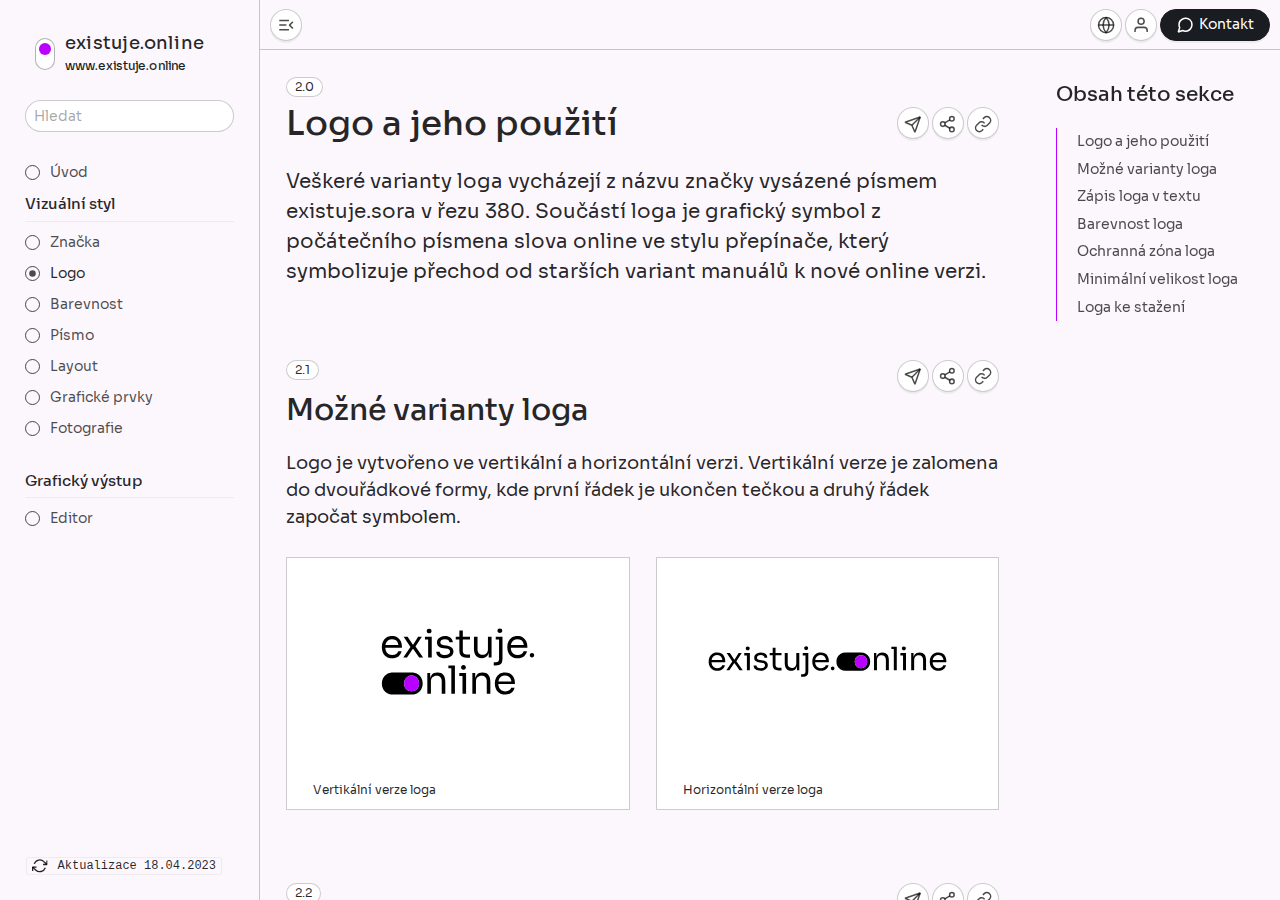
<file: logo/index.html>
<!DOCTYPE html>
<html lang="cs">
<head>
  <meta charset="utf-8" />
  <meta name="description" content="Online grafický manuál pro udržení jednotného vizuálního stylu zdarma." />
  <meta name="keywords" content="vizuální identita, grafický manuál, jednotný vizuální styl, značka, online" />
  <meta name="author" content="all: Tomáš Včelák; info@tomasvcelak.cz" />
  <meta name="robots" content="index, follow" />
  <meta name="googlebot" content="index, follow, snippet, archive" />

  <meta http-equiv="X-UA-Compatible" content="IE=edge,chrome=1" />
  <meta content="width=device-width, initial-scale=1.0, maximum-scale=1.0, user-scalable=0" name="viewport" />
  <meta name="viewport" content="width=device-width" />

  <link rel="icon" type="image/svg+xml" href="/global/favicon/favicon-on-light.svg" media="(prefers-color-scheme: light)">
  <link rel="icon" type="image/svg+xml" href="/global/favicon/favicon-on-dark.svg" media="(prefers-color-scheme: dark)">

  <title>Logo | demo.existuje.online</title>

  <link href="/global/css/halfmoon-variables.min.css" rel="stylesheet" />
  <link href="/global/icons/icons.css" rel="stylesheet" />
  <link href="/global/css/styles.min.css" rel="stylesheet" />
  <link href="/global/css/mavo.min.css" rel="stylesheet" />

</head>

<body class="with-custom-webkit-scrollbars with-custom-css-scrollbars" data-dm-shortcut-enabled="true" data-sidebar-shortcut-enabled="true">
  <div class="page-wrapper with-navbar with-sidebar" data-sidebar-type="full-height overlayed-sm-and-down">
    <div class="sticky-alerts"></div>

      <nav class="navbar">
        <div class="navbar-content">
            <button id="toggle-sidebar-btn" class="btn btn-square btn-rounded" type="button" onclick="changeIcon(); halfmoon.toggleSidebar()">
              <svg id="menu-icon" class="onicon">
                <use xlink:href="/global/icons/icons.svg#menu"/>
              </svg>          </button>
            </div>
        <div class="ml-auto">
          <button class="btn btn-square btn-rounded" data-toggle="tooltip" data-title="Jazyková mutace není dostupná." data-placement="bottom" type="button">
            <svg class="onicon">
              <use href="/global/icons/icons.svg#language"/>
            </svg>
          </button>
          <a href="#modal-2"><button class="btn btn-square btn-rounded" type="button">
            <svg class="onicon">
              <use href="/global/icons/icons.svg#login"/>
            </svg>
          </button></a> 
          <div class="dropdown with-arrow">
            <button class="btn btn-primary btn-rounded" data-toggle="dropdown" type="button" id="dropdown-toggle-btn-1" aria-haspopup="true" aria-expanded="false">
              <svg class="onicon">
                <use href="/global/icons/icons.svg#contact"/>
              </svg><span class="pl-5 hidden-sm-and-down">Kontakt</span>
            </button>
            <div class="dropdown-menu dropdown-menu-right" aria-labelledby="dropdown-toggle-btn-1">
                <h6 class="dropdown-header">Podpora</h6>
              <a href="tel:+420123456789" class="dropdown-item">
                <svg class="onicon">
                  <use href="/global/icons/icons.svg#mobile"/>
                </svg>
                +420 123 456 789</a>
                <a href="mailto:someone@example.cz" class="dropdown-item">
                <svg class="onicon">
                  <use href="/global/icons/icons.svg#mail"/>
                </svg>
                info@existuje.online
                </a>
            </div>
          </div>
        </div>
      </nav>

        <div class="sidebar-overlay" onclick="halfmoon.toggleSidebar()"></div>

      <div class="sidebar">
        <div class="sidebar-content position-absolute bottom-0">
          <code class="code"><svg class="onicon">
            <use href="/global/icons/icons.svg#change"/>
          </svg><span class="pl-10">Aktualizace 18.04.2023</span></code>
        </div> 
      
        <div class="sidebar-menu" id="menu-items">
          <div class="sidebar-brand">
              <div class="custom-switch brand-rotate">
                <input type="checkbox" id="switch-toggle" checked="checked" onclick="halfmoon.toggleDarkMode()">
                <label for="switch-toggle"></label>              </div>
              <div class="d-flex flex-column pt-5">
                <div class="font-size-18 brand-font">existuje.online</div>
                <div class="font-size-12 brand-font"><a href="https://existuje.online/" target="_blank">www.existuje.online</a></div>
              </div>
            </div>
            <div class="sidebar-content">
              <input type="text" class="form-control search" placeholder="Hledat" id="search-repo-input">
            </div>

            <ul class="list">
              <li>
                <a href="/" class="sidebar-link sidebar-link-with-icon">
                <span class="sidebar-icon rounded-circle">
                <svg class="sidebar-onicon">
                <use href="/global/icons/icons.svg#circle"/>
                </svg>
                </span>
                Úvod
                </a>
              </li>
              <li>
                <h5 class="sidebar-title">Vizuální styl</h5>
                <div class="sidebar-divider"></div>
              </li>
              <li>
                <a href="/brand" class="sidebar-link sidebar-link-with-icon">
                <span class="sidebar-icon rounded-circle">
                <svg class="sidebar-onicon">
                <use href="/global/icons/icons.svg#circle"/>
                </svg>
                </span>
                Značka
                </a>
              </li>
              <li>
                <a href="/logo" class="sidebar-link sidebar-link-with-icon active">
                <span class="sidebar-icon rounded-circle">
                <svg class="sidebar-onicon">
                <use href="/global/icons/icons.svg#circle"/>
                </svg>
                </span>
                Logo 
                </a>
              </li>
              <li>
                <a href="/colors" class="sidebar-link sidebar-link-with-icon">
                <span class="sidebar-icon rounded-circle">
                <svg class="sidebar-onicon">
                <use href="/global/icons/icons.svg#circle"/>
                </svg>          
                </span>
                Barevnost
                </a>
              </li>
              <li>
                <a href="/pismo" class="sidebar-link sidebar-link-with-icon">
                <span class="sidebar-icon rounded-circle">
                <svg class="sidebar-onicon">
                <use href="/global/icons/icons.svg#circle"/>
                </svg> 
                </span>
                Písmo
                </a>
              </li>
              <li>
                <a href="/layout" class="sidebar-link sidebar-link-with-icon">
                <span class="sidebar-icon rounded-circle">
                <svg class="sidebar-onicon">
                <use href="/global/icons/icons.svg#circle"/>
                </svg> 
                </span>
                Layout
                </a>
              </li>
              <li>
                <a href="/elements" class="sidebar-link sidebar-link-with-icon">
                <span class="sidebar-icon rounded-circle">
                <svg class="sidebar-onicon">
                <use href="/global/icons/icons.svg#circle"/>
                </svg> 
                </span>
                Grafické prvky
                </a>
              </li>
              <li>
                <a href="/photography" class="sidebar-link sidebar-link-with-icon">
                <span class="sidebar-icon rounded-circle">
                <svg class="sidebar-onicon">
                <use href="/global/icons/icons.svg#circle"/>
                </svg> 
                </span>
                Fotografie
                </a>
              </li>
              <br />

              <li>
                <h5 class="sidebar-title">Grafický výstup</h5>
                <div class="sidebar-divider"></div>
              </li>
              <li>
                <a href="/editor" class="sidebar-link sidebar-link-with-icon">
                <span class="sidebar-icon rounded-circle">
                <svg class="sidebar-onicon">
                <use href="/global/icons/icons.svg#circle"/>
                </svg> 
                </span>
                Editor
                </a>
               </li>
              <br />

          </div>
        </div>

    <div class="content-wrapper">
        <!----------------------------->
      <div class="container-fluid">
        <div class="row">
          <div class="col-lg-9">
          
              <div class="content">
                <span id="logo" class="badge badge-pill mb-5">2.0</span>
                  <div class="row justify-content-between">
                   <div class="col">
                    <h1 class="content-title font-size-30">
                      Logo a jeho použití
                    </h1>
                   </div>
                  <div class="col-12 col-sm-3 mt-5">
                    <div class="text-sm-right">
                      <button class="btn btn-square btn-rounded" type="button" onclick="sendEmail('logo')">
                        <svg class="onicon">
                          <use href="/global/icons/icons.svg#send"/>
                        </svg>
                      </button>
                      <button class="btn btn-square btn-rounded" data-toggle="tooltip" data-title="Jen pro smartphone." data-placement="top" type="button">
                        <svg class="onicon">
                          <use href="/global/icons/icons.svg#share"/>
                        </svg>
                      </button>
                      <button class="btn btn-square btn-rounded" type="button" onclick="copyLink(this, 'logo')">
                        <svg class="onicon">
                          <use href="/global/icons/icons.svg#link"/>
                        </svg>
                      </button>
                    </div>
                  </div>
                </div>
                <p class="mt-sm-0 font-size-20">
                  Veškeré varianty loga vycházejí z názvu značky vysázené písmem existuje.sora v řezu 380. Součástí loga je grafický symbol z počátečního písmena slova online ve stylu přepínače, který symbolizuje přechod od starších variant manuálů k nové online verzi.
                </p>
              </div>

              <div class="content">                
                  <div class="row row-content justify-content-between">
                   <div class="col">
                    <span id="logo-mozne-varianty" class="badge badge-pill mb-5 mt-5">2.1</span>
                    <h2 class="mt-5 content-title font-size-24">
                      Možné varianty loga
                    </h2>
                   </div>
                  <div class="col-12 col-sm-3 mt-5">
                    <div class="text-sm-right">
                      <button class="btn btn-square btn-rounded" type="button" onclick="sendEmail('logo-mozne-varianty')">
                        <svg class="onicon">
                          <use href="/global/icons/icons.svg#send"/>
                        </svg>
                      </button>
                      <button class="btn btn-square btn-rounded" data-toggle="tooltip" data-title="Jen pro smartphone." data-placement="top" type="button">
                        <svg class="onicon">
                          <use href="/global/icons/icons.svg#share"/>
                        </svg>
                      </button>
                      <button class="btn btn-square btn-rounded" type="button" onclick="copyLink(this, 'logo-mozne-varianty')">
                        <svg class="onicon">
                          <use href="/global/icons/icons.svg#link"/>
                        </svg>
                      </button>
                    </div>
                  </div>
                </div>
                <p class="mt-sm-0 font-size-18">
                  Logo je vytvořeno ve vertikální a horizontální verzi. Vertikální verze je zalomena do dvouřádkové formy, kde první řádek je ukončen tečkou a druhý řádek započat symbolem.
                </p>
              </div>

              <div class="row row-eq-spacing-xl">
                <div class="col-xl-6">
                  <div class="card p-0">
                    <img src="/manual/logo/img_logo-1.svg" class="img-full" alt="Obrázek – Vertikální verze loga">
                    <div class="px-card py-10">
                      <p class="font-size-12 m-0">
                        Vertikální verze loga
                      </p>
                    </div>
                  </div>
                </div>
                <div class="col-xl-6">
                  <div class="card p-0">
                    <img src="/manual/logo/img_logo-2.svg" class="img-full" alt="Obrázek – Horizontální verze loga">
                    <div class="px-card py-10">
                      <p class="font-size-12 m-0">
                        Horizontální verze loga
                      </p>
                    </div>
                  </div>
                </div>
              </div>

              <div class="content">                
                  <div class="row row-content justify-content-between">
                   <div class="col">
                    <span id="logo-zapis-v-textu" class="badge badge-pill mb-5 mt-5">2.2</span>
                    <h2 class="mt-5 content-title font-size-24">
                      Zápis loga v textu
                    </h2>
                   </div>
                  <div class="col-12 col-sm-3 mt-5">
                    <div class="text-sm-right">
                      <button class="btn btn-square btn-rounded" type="button" onclick="sendEmail('logo-zapis-v-textu')">
                        <svg class="onicon">
                          <use href="/global/icons/icons.svg#send"/>
                        </svg>
                      </button>
                      <button class="btn btn-square btn-rounded" data-toggle="tooltip" data-title="Jen pro smartphone." data-placement="top" type="button">
                        <svg class="onicon">
                          <use href="/global/icons/icons.svg#share"/>
                        </svg>
                      </button>
                      <button class="btn btn-square btn-rounded" type="button" onclick="copyLink(this, 'logo-zapis-v-textu')">
                        <svg class="onicon">
                          <use href="/global/icons/icons.svg#link"/>
                        </svg>
                      </button>
                    </div>
                  </div>
                </div>
                <p class="mt-sm-0 font-size-18">
                  Pro vizuální komunikaci používáme písmo existuje.sora <a href="/pismo" class="align-middle badge badge-pill mb-5">4.0</a>. Součástí písma je glyf se symbolem z&nbsp;loga, který umožňuje zapsat logo přímo v textu pomocí znaku ô. 
                </p>
              </div>

              <div class="row row-eq-spacing-xl">
                <div class="col-xl-6">
                  <div class="card p-0">
                    <img src="/manual/logo/img_logo-3.svg" class="img-full" alt="Obrázek – Zápis loga">
                    <div class="px-card py-10">
                      <p class="font-size-12 m-0">
                        Zápis loga
                      </p>
                    </div>
                  </div>
                </div>
                <div class="col-xl-6">
                  <div class="card p-0">
                    <img src="/manual/logo/img_logo-4.svg" class="img-full" alt="Obrázek – Výsledný zápis">
                    <div class="px-card py-10">
                      <p class="font-size-12 m-0">
                        Výsledný zápis
                      </p>
                    </div>
                  </div>
                </div>
              </div>
              
              <div class="content">                
                  <div class="row row-content justify-content-between">
                   <div class="col">
                    <span id="logo-barevnost" class="badge badge-pill mb-5 mt-5">2.3</span>
                    <h2 class="mt-5 content-title font-size-24">
                      Barevnost loga
                    </h2>
                   </div>
                  <div class="col-12 col-sm-3 mt-5">
                    <div class="text-sm-right">
                      <button class="btn btn-square btn-rounded" type="button" onclick="sendEmail('logo-barevnost')">
                        <svg class="onicon">
                          <use href="/global/icons/icons.svg#send"/>
                        </svg>
                      </button>
                      <button class="btn btn-square btn-rounded" data-toggle="tooltip" data-title="Jen pro smartphone." data-placement="top" type="button">
                        <svg class="onicon">
                          <use href="/global/icons/icons.svg#share"/>
                        </svg>
                      </button>
                      <button class="btn btn-square btn-rounded" type="button" onclick="copyLink(this, 'logo-barevnost')">
                        <svg class="onicon">
                          <use href="/global/icons/icons.svg#link"/>
                        </svg>
                      </button>
                    </div>
                  </div>
                </div>
                <p class="mt-sm-0 font-size-18">
                  Barva loga je buď bílá nebo černá, doplněná fialovým akcentem. Výběr barvy loga závisí na podkladovém pozadí, které musí zajišťovat dostatečný kontrast mezi černou a bílou barvou, aby logo bylo snadno čitelné a rozpoznatelné.
                </p>
              </div>

              <div class="row row-eq-spacing-xl">
                <div class="col-xl-6">
                  <div class="card p-0">
                    <img src="/manual/logo/img_logo-5.svg" class="img-full" alt="Obrázek – Barevnost loga u vertikální verze">
                    <div class="px-card py-10">
                      <p class="font-size-12 m-0">
                        Barevnost loga u vertikální verze
                      </p>
                    </div>
                  </div>
                </div>
                <div class="col-xl-6">
                  <div class="card p-0">
                    <img src="/manual/logo/img_logo-6.svg" class="img-full" alt="Obrázek – Barevnost loga u horizontální verze">
                    <div class="px-card py-10">
                      <p class="font-size-12 m-0">
                        Barevnost loga u horizontální verze
                      </p>
                    </div>
                  </div>
                </div>
              </div>
              
              <div class="content">                
                  <div class="row row-content justify-content-between">
                   <div class="col">
                    <span id="logo-ochranna-zona" class="badge badge-pill mt-5">2.4</span>
                    <h2 class="mt-5 content-title font-size-24">
                      Ochranná zóna loga
                    </h2>
                   </div>
                  <div class="col-12 col-sm-3 mt-5">
                    <div class="text-sm-right">
                      <button class="btn btn-square btn-rounded" type="button" onclick="sendEmail('logo-ochranna-zona')">
                        <svg class="onicon">
                          <use href="/global/icons/icons.svg#send"/>
                        </svg>
                      </button>
                      <button class="btn btn-square btn-rounded" data-toggle="tooltip" data-title="Jen pro smartphone." data-placement="top" type="button">
                        <svg class="onicon">
                          <use href="/global/icons/icons.svg#share"/>
                        </svg>
                      </button>
                      <button class="btn btn-square btn-rounded" type="button" onclick="copyLink(this, 'logo-ochranna-zona')">
                        <svg class="onicon">
                          <use href="/global/icons/icons.svg#link"/>
                        </svg>
                      </button>
                    </div>
                  </div>
                </div>
                <p class="mt-sm-0 font-size-18">
                  Okolí loga je chráněno prostřednictvím ochranné zóny, která u obou variant vychází z 50 % výšky celého loga. Ochranná zóna zajišťuje dostatečný vizuální prostor kolem loga tím, že udržuje vzdálenost od možných rušivých elementů.                </p>
              </div>

              <div class="row row-eq-spacing-xl">
                <div class="col-xl-6">
                  <div class="card p-0">
                    <img src="/manual/logo/img_logo-7.svg" class="img-full" alt="Obrázek – Ochranná zóna u vertikální verze">
                    <div class="px-card py-10">
                      <p class="font-size-12 m-0">
                        Ochranná zóna u vertikální verze
                      </p>
                    </div>
                  </div>
                </div>
                <div class="col-xl-6">
                  <div class="card p-0">
                    <img src="/manual/logo/img_logo-8.svg" class="img-full" alt="Obrázek – Ochranná zóna u horizontální verze">
                    <div class="px-card py-10">
                      <p class="font-size-12 m-0">
                        Ochranná zóna u horizontální verze
                      </p>
                    </div>
                  </div>
                </div>
              </div>

              <div class="content">                
                  <div class="row row-content justify-content-between">
                   <div class="col">
                    <span id="logo-minimalni-velikost"class="badge badge-pill mt-5">2.5</span>
                    <h2 class="mt-5 content-title font-size-24">
                      Minimální velikost loga
                    </h2>
                   </div>
                  <div class="col-12 col-sm-3 mt-5">
                    <div class="text-sm-right">
                      <button class="btn btn-square btn-rounded" type="button" onclick="sendEmail('logo-minimalni-velikost')">
                        <svg class="onicon">
                          <use href="/global/icons/icons.svg#send"/>
                        </svg>
                      </button>
                      <button class="btn btn-square btn-rounded" data-toggle="tooltip" data-title="Jen pro smartphone." data-placement="top" type="button">
                        <svg class="onicon">
                          <use href="/global/icons/icons.svg#share"/>
                        </svg>
                      </button>
                      <button class="btn btn-square btn-rounded" type="button" onclick="copyLink(this, 'logo-minimalni-velikost')">
                        <svg class="onicon">
                          <use href="/global/icons/icons.svg#link"/>
                        </svg>
                      </button>
                    </div>
                  </div>
                </div>
                <p class="mt-sm-0 font-size-18">
                  Velikost loga je založena na základní, předem stanovené 100% velikosti. Horizontální varianta loga má ve 100% velikosti rozměry 230 × 100 px a vertikální varianta má rozměry 776 × 100 px. Minimální velikost pro obě verze loga je stanovena na 20 % základní velikosti, což zaručuje zachování čitelnosti a rozpoznatelnosti loga.
                </p>
              </div>

              <div class="row row-eq-spacing-xl">
                <div class="col-xl-4">
                  <div class="card p-0">
                    <img src="/manual/logo/img_logo-9.svg" class="img-full" alt="Obrázek – Základní velikost vertikální verze">
                    <div class="px-card py-10">
                      <p class="font-size-12 m-0">
                        Velikost vertikální verze 100&nbsp;%
                      </p>
                    </div>
                  </div>
                </div>
                <div class="col-xl-4">
                  <div class="card p-0">
                    <img src="/manual/logo/img_logo-10.svg" class="img-full" alt="Obrázek – Velikost vertikální verze 50 %">
                    <div class="px-card py-10">
                      <p class="font-size-12 m-0">
                        Velikost vertikální verze 50&nbsp;%
                      </p>
                    </div>
                  </div>
                </div>
                <div class="col-xl-4">
                  <div class="card p-0">
                    <img src="/manual/logo/img_logo-11.svg" class="img-full" alt="Obrázek – Velikost vertikální verze 20 %">
                    <div class="px-card py-10">
                      <p class="font-size-12 m-0">
                        Velikost vertikální verze 20&nbsp;%
                      </p>
                    </div>
                  </div>
                </div>
              </div>

              <div class="row row-eq-spacing-xl">
                <div class="col-xl-7">
                  <div class="card p-0">
                    <img src="/manual/logo/img_logo-12.svg" class="img-full" alt="Obrázek – Velikost horizontální verze 50 %">
                    <div class="px-card py-10">
                      <p class="font-size-12 m-0">
                        Velikost horizontální verze 50&nbsp;%
                      </p>
                    </div>
                  </div>
                </div>
                <div class="col-xl-5">
                  <div class="card p-0">
                    <img src="/manual/logo/img_logo-13.svg" class="img-full" alt="Obrázek – Velikost horizontální verze 20 %">
                    <div class="px-card py-10">
                      <p class="font-size-12 m-0">
                        Velikost horizontální verze 20&nbsp;%
                      </p>
                    </div>
                  </div>
                </div>
              </div>

              <div class="content">                
                  <div class="row row-content justify-content-between">
                   <div class="col">
                    <span id="logo-stazeni" class="badge badge-pill mt-5">2.6</span>
                    <h2 class="mt-5 content-title font-size-24">
                      Loga ke stažení
                    </h2>
                   </div>
                  <div class="col-12 col-sm-3 mt-5">
                    <div class="text-sm-right">
                      <button class="btn btn-square btn-rounded" type="button" onclick="sendEmail('logo-stazeni')">
                        <svg class="onicon">
                          <use href="/global/icons/icons.svg#send"/>
                        </svg>
                      </button>
                      <button class="btn btn-square btn-rounded" data-toggle="tooltip" data-title="Jen pro smartphone." data-placement="top" type="button">
                        <svg class="onicon">
                          <use href="/global/icons/icons.svg#share"/>
                        </svg>
                      </button>
                      <button class="btn btn-square btn-rounded" type="button" onclick="copyLink(this, 'logo-stazeni')">
                        <svg class="onicon">
                          <use href="/global/icons/icons.svg#link"/>
                        </svg>
                      </button>
                    </div>
                  </div>
                </div>
                <p class="mt-sm-0 font-size-18">
                  V závisloti na použití je doporučeno stáhnout vhodnou variantu loga. Vždy je duležité stahovat aktuální logo, které se nachází právě zde. Použití je nutné v souladu s pokyny.
                </p>
              </div>

              <div class="row row-eq-spacing-xl">
                <div class="col-xl-12">
                  <div class="card">
                    <div class="d-flex flex-md-row flex-column-reverse">
                      <div class="m-0 card card-logo col-md-8 flex-fill text-center position-relative">
                        <div class="protection-zone logo-container flex-fill text-center position-relative" data-show-zone="true">
                          <img src="/manual/00-logopack/01-digital-rgb/01-logo-horizontal/01-logo-horizontal_full-color-on-light.svg" class="img-logo" alt="logo">
                        </div>
                        <div class="d-flex flex-row btn-rounded hidden-md-and-up mt-20">
                          <div class="align-self-center">
                            <div class="custom-checkbox mr-10" data-toggle="tooltip" data-title="Po stažení budu dodržovat pravidla.">
                              <input type="checkbox" id="checkbox-1" value="">
                              <label for="checkbox-1" class="blank"></label>
                            </div>
                          </div>
                          <div class="w-full d-inline-block">
                            <button id="download-button-mobile" class="btn btn-block btn-rounded">
                            <svg class="onicon">
                              <use href="/global/icons/icons.svg#download"/>
                            </svg>
                            <span class="pl-5">Stáhnout</span>
                          </button>
                        </div>
                        </div>
                      </div>
                      <div class="card m-0 col-md-4">
                      <div class="flex-fill align-items-end flex-column">
                        <h3 class="card-title font-size-16 mb-5">
                          Barevný režim
                        </h3>
                          <div class="custom-radio mb-10">
                            <input type="radio" name="rgb-vs-digital" id="radio-rgb" checked="checked" value="radio-rgb">
                            <label for="radio-rgb">Obrazovka RGB</label>
                          </div>
                          <div class="custom-radio mb-10">
                            <input type="radio" name="rgb-vs-digital" id="radio-cmyk" value="radio-cmyk">
                            <label for="radio-cmyk">Tisk CMYK</label>
                          </div>
                          <h3 class="card-title font-size-16 mb-5">
                            Typ loga
                          </h3>
                          <select class="form-control btn-block mb-10" id="select-1">
                            <option value="01-logo-horizontal" selected="selected" disabled="disabled">Výběr typu loga</option>
                            <option value="01-logo-horizontal">Horizontální</option>
                            <!-- <option value="02-logo-horizontal-claim">Horizontální s claimem</option> -->
                            <option value="03-logo-vertical">Vertikální</option>
                            <!-- <option value="04-logo-vertical-claim">Vertikální s claimem</option> -->
                            <option value="05-logo-logomark">Logomark</option>
                            <!-- <option value="06-logo-wordmark">Wordmark</option> -->
                            <option value="07-logo-favicon">Favicon</option>
                            </select>
                            <h3 class="card-title font-size-16 mb-5">
                              Pozadí
                            </h3>
                            <div class="custom-radio mb-10">
                              <input type="radio" name="light-vs-dark" id="radio-light" checked="checked" value="radio-light">
                              <label for="radio-light">Na světlé pozadí</label>
                            </div>
                            <div class="custom-radio mb-10">
                              <input type="radio" name="light-vs-dark" id="radio-dark" value="radio-dark">
                              <label for="radio-dark">Na tmavé pozadí</label>
                            </div>
                            <h3 class="card-title font-size-16 mb-5">
                              Barevnost
                            </h3>
                            <div class="custom-radio mb-10">
                              <input type="radio" name="full-color-vs-black-white" id="radio-full-color" checked="checked" value="radio-full-color">
                              <label for="radio-full-color">Plnobarevné</label>
                            </div>
                            <div class="custom-radio mb-10">
                              <input type="radio" name="full-color-vs-black-white" id="radio-black-white" value="radio-black-white">
                              <label for="radio-black-white">Černobílé</label>
                            </div>
                            <h3 class="card-title font-size-16 mb-5">
                              Ochranná zóna
                            </h3>
                            <div class="custom-switch mb-20">
                              <input type="checkbox" id="switch-zone" value="" checked="checked">
                              <label for="switch-zone">Ochranná zóna</label>
                            </div>
                            <div class="d-flex flex-row btn-rounded hidden-sm-and-down">
                              <div class="align-self-center">
                                <div class="custom-checkbox mr-10" data-toggle="tooltip" data-title="Po stažení budu dodržovat pravidla.">
                                  <input type="checkbox" id="checkbox-2" value="">
                                  <label for="checkbox-2" class="blank"></label>
                                </div>
                              </div>
                              <div class="w-full d-inline-block">
                                <button id="download-button-desktop" class="btn btn-block btn-rounded">
                                <svg class="onicon">
                                  <use href="/global/icons/icons.svg#download"/>
                                </svg>
                                <span class="pl-5">Stáhnout</span>
                              </button>
                            </div>
                            </div>
                      </div>
                    </div>
                    </div>
                    
                    <div class="px-card pl-0 pr-0 pt-20">
                      <div class="d-flex">
                        <div class="custom-checkbox align-self-center flex-shrink-1 d-inline-block mr-10" data-toggle="tooltip" data-title="Po stažení budu dodržovat pravidla.">
                          <input type="checkbox" id="checkbox-3" value="">
                          <label for="checkbox-3" class="blank"></label>
                        </div>
                        <div class="custom-checkbox w-full d-inline-block">
                          <a href="/manual/00-logopack.zip" download>
                            <button id="download-button-complete-pack" class="btn btn-block btn-rounded">
                            <svg class="onicon">
                              <use href="/global/icons/icons.svg#download"/>
                            </svg>
                            <span class="pl-5">Logopack</span>
                       
                          </button>   </a>
                        </div>                      
                      </div>
                    </div>
                  </div>
                </div>
              </div>

          </div>

            <div class="col-lg-3 d-none d-lg-block">
              <div class=" content on-this-page-nav" id="on-this-page-nav">
                  <h2 class="content-title font-size-20">
                      Obsah této sekce
                  </h2>
                  <a href="#logo">Logo a jeho použití</a>
                  <a href="#logo-mozne-varianty">Možné varianty loga</a>
                  <a href="#logo-zapis-v-textu">Zápis loga v textu</a>
                  <a href="#logo-barevnost">Barevnost loga</a>
                  <a href="#logo-ochranna-zona">Ochranná zóna loga</a>
                  <a href="#logo-minimalni-velikost">Minimální velikost loga</a>
                  <a href="#logo-stazeni">Loga ke stažení</a>
              </div>
            </div>  
    
  
        </div>
      </div>
      <!----------------------------->
    </div>
  </div>


  <div class="modal" id="modal-2" tabindex="-1" role="dialog">
    <div class="modal-dialog" role="document">
      <div class="modal-content">
        <a href="#" class="btn close" role="button" aria-label="Close">
          <svg id="sidebar-icon" class="onicon">
            <use xlink:href="/global/icons/icons.svg#cross"/>
          </svg>
        </a>
        <h5 class="modal-title">Přihlasit se</h5>
        <form action="..." method="...">
          <div class="form-group">
            <label for="username" class="required">Email</label>
            <input type="text" id="username" class="form-control" placeholder="Email" required="required">
          </div>
          <div class="form-group">
            <label for="password" class="required">Heslo</label>
            <input type="password" id="password" class="form-control" placeholder="Heslo" required="required">
          </div>
          <input class="btn btn-primary btn-block btn-rounded" type="submit" value="Přihlásit">
        </form>
      </div>
    </div>
  </div>

  <script src="/global/js/halfmoon.js"></script>
  <script src="/global/js/list.min.js"></script>
  <script src="/global/js/script.js"></script>
  <script src="/global/js/mavo.js"></script>

</body>
</html>
</file>
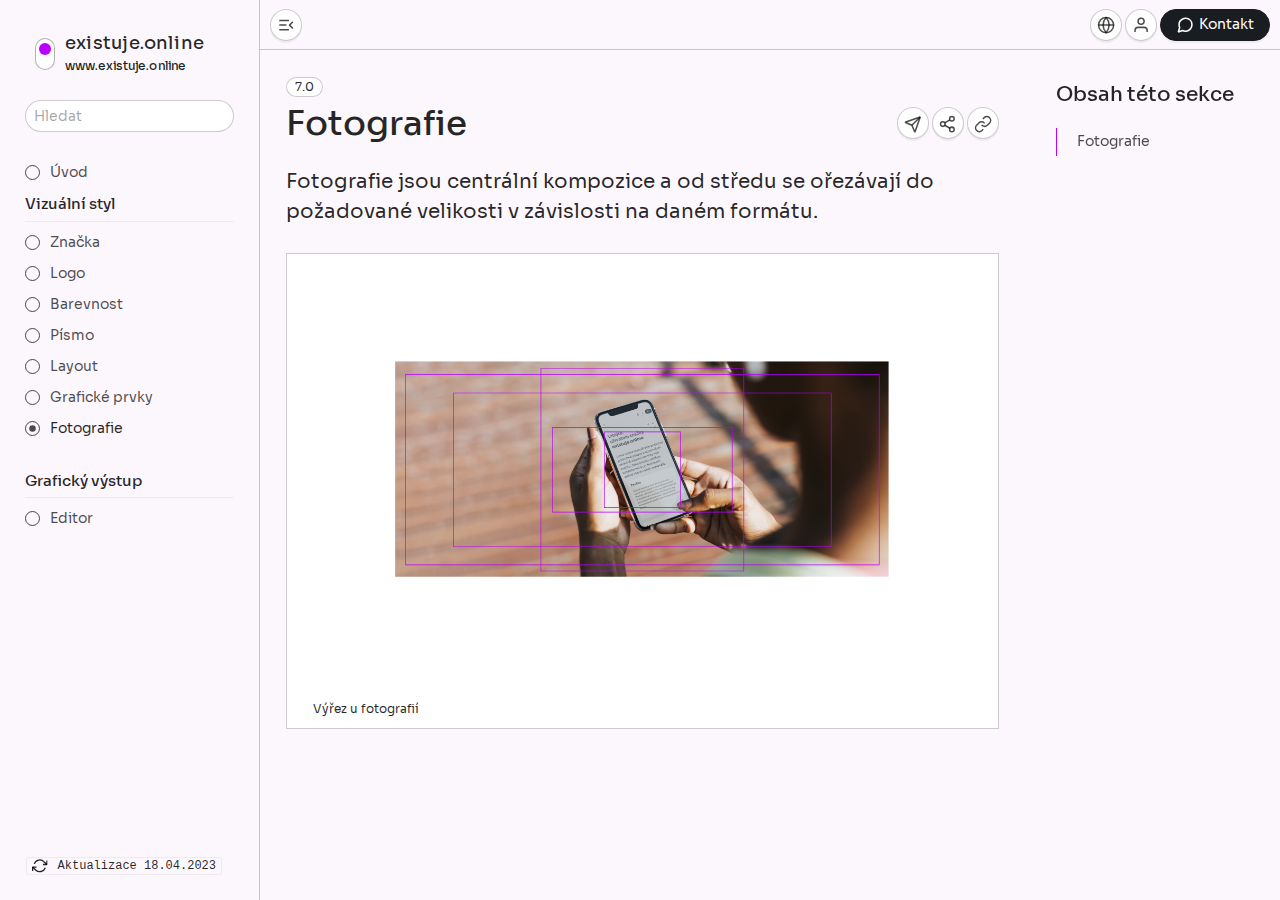
<file: photography/index.html>
<!DOCTYPE html>
<html lang="cs">
<head>
  <meta charset="utf-8" />
  <meta name="description" content="Online grafický manuál pro udržení jednotného vizuálního stylu zdarma." />
  <meta name="keywords" content="vizuální identita, grafický manuál, jednotný vizuální styl, značka, online" />
  <meta name="author" content="all: Tomáš Včelák; info@tomasvcelak.cz" />
  <meta name="robots" content="index, follow" />
  <meta name="googlebot" content="index, follow, snippet, archive" />

  <meta http-equiv="X-UA-Compatible" content="IE=edge,chrome=1" />
  <meta content="width=device-width, initial-scale=1.0, maximum-scale=1.0, user-scalable=0" name="viewport" />
  <meta name="viewport" content="width=device-width" />

  <link rel="icon" type="image/svg+xml" href="/global/favicon/favicon-on-light.svg" media="(prefers-color-scheme: light)">
  <link rel="icon" type="image/svg+xml" href="/global/favicon/favicon-on-dark.svg" media="(prefers-color-scheme: dark)">

  <title>Fotografie | demo.existuje.online</title>

  <link href="/global/css/halfmoon-variables.min.css" rel="stylesheet" />
  <link href="/global/icons/icons.css" rel="stylesheet" />
  <link href="/global/css/styles.min.css" rel="stylesheet" />
  <link href="/global/css/mavo.min.css" rel="stylesheet" />

</head>

<body class="with-custom-webkit-scrollbars with-custom-css-scrollbars" data-dm-shortcut-enabled="true" data-sidebar-shortcut-enabled="true">
  <div class="page-wrapper with-navbar with-sidebar" data-sidebar-type="full-height overlayed-sm-and-down">
    <div class="sticky-alerts"></div>

      <nav class="navbar">
        <div class="navbar-content">
            <button id="toggle-sidebar-btn" class="btn btn-square btn-rounded" type="button" onclick="changeIcon(); halfmoon.toggleSidebar()">
              <svg id="menu-icon" class="onicon">
                <use xlink:href="/global/icons/icons.svg#menu"/>
              </svg>          </button>
            </div>
        <div class="ml-auto">
          <button class="btn btn-square btn-rounded" data-toggle="tooltip" data-title="Jazyková mutace není dostupná." data-placement="bottom" type="button">
            <svg class="onicon">
              <use href="/global/icons/icons.svg#language"/>
            </svg>
          </button>
          <a href="#modal-2"><button class="btn btn-square btn-rounded" type="button">
            <svg class="onicon">
              <use href="/global/icons/icons.svg#login"/>
            </svg>
          </button></a> 
          <div class="dropdown with-arrow">
            <button class="btn btn-primary btn-rounded" data-toggle="dropdown" type="button" id="dropdown-toggle-btn-1" aria-haspopup="true" aria-expanded="false">
              <svg class="onicon">
                <use href="/global/icons/icons.svg#contact"/>
              </svg><span class="pl-5 hidden-sm-and-down">Kontakt</span>
            </button>
            <div class="dropdown-menu dropdown-menu-right" aria-labelledby="dropdown-toggle-btn-1">
                <h6 class="dropdown-header">Podpora</h6>
              <a href="tel:+420123456789" class="dropdown-item">
                <svg class="onicon">
                  <use href="/global/icons/icons.svg#mobile"/>
                </svg>
                +420 123 456 789</a>
                <a href="mailto:someone@example.cz" class="dropdown-item">
                <svg class="onicon">
                  <use href="/global/icons/icons.svg#mail"/>
                </svg>
                info@existuje.online
                </a>
            </div>
          </div>
        </div>
      </nav>

        <div class="sidebar-overlay" onclick="halfmoon.toggleSidebar()"></div>

      <div class="sidebar">
        <div class="sidebar-content position-absolute bottom-0">
          <code class="code"><svg class="onicon">
            <use href="/global/icons/icons.svg#change"/>
          </svg><span class="pl-10">Aktualizace 18.04.2023</span></code>
        </div> 
      
        <div class="sidebar-menu" id="menu-items">
          <div class="sidebar-brand">
              <div class="custom-switch brand-rotate">
                <input type="checkbox" id="switch-toggle" checked="checked" onclick="halfmoon.toggleDarkMode()">
                <label for="switch-toggle"></label>              </div>
              <div class="d-flex flex-column pt-5">
                <div class="font-size-18 brand-font">existuje.online</div>
                <div class="font-size-12 brand-font"><a href="https://existuje.online/" target="_blank">www.existuje.online</a></div>
              </div>
            </div>
            <div class="sidebar-content">
              <input type="text" class="form-control search" placeholder="Hledat" id="search-repo-input">
            </div>

            <ul class="list">
              <li>
                <a href="/" class="sidebar-link sidebar-link-with-icon">
                <span class="sidebar-icon rounded-circle">
                <svg class="sidebar-onicon">
                <use href="/global/icons/icons.svg#circle"/>
                </svg>
                </span>
                Úvod
                </a>
              </li>
              <li>
                <h5 class="sidebar-title">Vizuální styl</h5>
                <div class="sidebar-divider"></div>
              </li>
              <li>
                <a href="/brand" class="sidebar-link sidebar-link-with-icon">
                <span class="sidebar-icon rounded-circle">
                <svg class="sidebar-onicon">
                <use href="/global/icons/icons.svg#circle"/>
                </svg>
                </span>
                Značka
                </a>
              </li>
              <li>
                <a href="/logo" class="sidebar-link sidebar-link-with-icon">
                <span class="sidebar-icon rounded-circle">
                <svg class="sidebar-onicon">
                <use href="/global/icons/icons.svg#circle"/>
                </svg>
                </span>
                Logo 
                </a>
              </li>
              <li>
                <a href="/colors" class="sidebar-link sidebar-link-with-icon">
                <span class="sidebar-icon rounded-circle">
                <svg class="sidebar-onicon">
                <use href="/global/icons/icons.svg#circle"/>
                </svg>          
                </span>
                Barevnost
                </a>
              </li>
              <li>
                <a href="/pismo" class="sidebar-link sidebar-link-with-icon">
                <span class="sidebar-icon rounded-circle">
                <svg class="sidebar-onicon">
                <use href="/global/icons/icons.svg#circle"/>
                </svg> 
                </span>
                Písmo
                </a>
              </li>
              <li>
                <a href="/layout" class="sidebar-link sidebar-link-with-icon">
                <span class="sidebar-icon rounded-circle">
                <svg class="sidebar-onicon">
                <use href="/global/icons/icons.svg#circle"/>
                </svg> 
                </span>
                Layout
                </a>
              </li>
              <li>
                <a href="/elements" class="sidebar-link sidebar-link-with-icon">
                <span class="sidebar-icon rounded-circle">
                <svg class="sidebar-onicon">
                <use href="/global/icons/icons.svg#circle"/>
                </svg> 
                </span>
                Grafické prvky
                </a>
              </li>
              <li>
                <a href="/photography" class="sidebar-link sidebar-link-with-icon active">
                <span class="sidebar-icon rounded-circle">
                <svg class="sidebar-onicon">
                <use href="/global/icons/icons.svg#circle"/>
                </svg> 
                </span>
                Fotografie
                </a>
              </li>
              <br />

              <li>
                <h5 class="sidebar-title">Grafický výstup</h5>
                <div class="sidebar-divider"></div>
              </li>
              <li>
                <a href="/editor" class="sidebar-link sidebar-link-with-icon">
                <span class="sidebar-icon rounded-circle">
                <svg class="sidebar-onicon">
                <use href="/global/icons/icons.svg#circle"/>
                </svg> 
                </span>
                Editor
                </a>
               </li>
              <br />

          </div>
        </div>

    <div class="content-wrapper">
        <!----------------------------->
      <div class="container-fluid">
        <div class="row">
          <div class="col-lg-9">
          
              <div class="content">
                <span id="fotografie" class="badge badge-pill mb-5">7.0</span>
                  <div class="row justify-content-between">
                   <div class="col">
                    <h1 class="content-title font-size-30">
                      Fotografie
                    </h1>
                   </div>
                  <div class="col-12 col-sm-3 mt-5">
                    <div class="text-sm-right">
                      <button class="btn btn-square btn-rounded" type="button" onclick="sendEmail('fotografie')">
                        <svg class="onicon">
                          <use href="/global/icons/icons.svg#send"/>
                        </svg>
                      </button>
                      <button class="btn btn-square btn-rounded" data-toggle="tooltip" data-title="Jen pro smartphone." data-placement="top" type="button">
                        <svg class="onicon">
                          <use href="/global/icons/icons.svg#share"/>
                        </svg>
                      </button>
                      <button class="btn btn-square btn-rounded" type="button" onclick="copyLink(this, 'fotografie')">
                        <svg class="onicon">
                          <use href="/global/icons/icons.svg#link"/>
                        </svg>
                      </button>
                    </div>
                  </div>
                </div>
                <p class="mt-sm-0 font-size-20">
                  Fotografie jsou centrální kompozice a od středu se ořezávají do požadované velikosti v&nbsp;závislosti na daném formátu.
                </p>
              </div>

              <div class="row row-eq-spacing-xl">
                <div class="col-xl-12">
                  <div class="card p-0">
                    <img src="/manual/photography/img_photography-1.svg" class="img-full" alt="Obrázek – Výřez u fotografií">
                    <div class="px-card py-10">
                      <p class="font-size-12 m-0">
                        Výřez u fotografií
                      </p>
                    </div>
                  </div>
                </div>
              </div>
              

          </div>

            <div class="col-lg-3 d-none d-lg-block">
              <div class=" content on-this-page-nav" id="on-this-page-nav">
                  <h2 class="content-title font-size-20">
                      Obsah této sekce
                  </h2>
                  <a href="#fotografie">Fotografie</a>
              </div>
            </div>  
    
  
        </div>
      </div>
      <!----------------------------->
    </div>
  </div>


  <div class="modal" id="modal-2" tabindex="-1" role="dialog">
    <div class="modal-dialog" role="document">
      <div class="modal-content">
        <a href="#" class="btn close" role="button" aria-label="Close">
          <svg id="sidebar-icon" class="onicon">
            <use xlink:href="/global/icons/icons.svg#cross"/>
          </svg>
        </a>
        <h5 class="modal-title">Přihlasit se</h5>
        <form action="..." method="...">
          <div class="form-group">
            <label for="username" class="required">Email</label>
            <input type="text" id="username" class="form-control" placeholder="Email" required="required">
          </div>
          <div class="form-group">
            <label for="password" class="required">Heslo</label>
            <input type="password" id="password" class="form-control" placeholder="Heslo" required="required">
          </div>
          <input class="btn btn-primary btn-block btn-rounded" type="submit" value="Přihlásit">
        </form>
      </div>
    </div>
  </div>

  <script src="/global/js/halfmoon.js"></script>
  <script src="/global/js/list.min.js"></script>
  <script src="/global/js/script.js"></script>
  <script src="/global/js/mavo.js"></script>

</body>
</html>
</file>
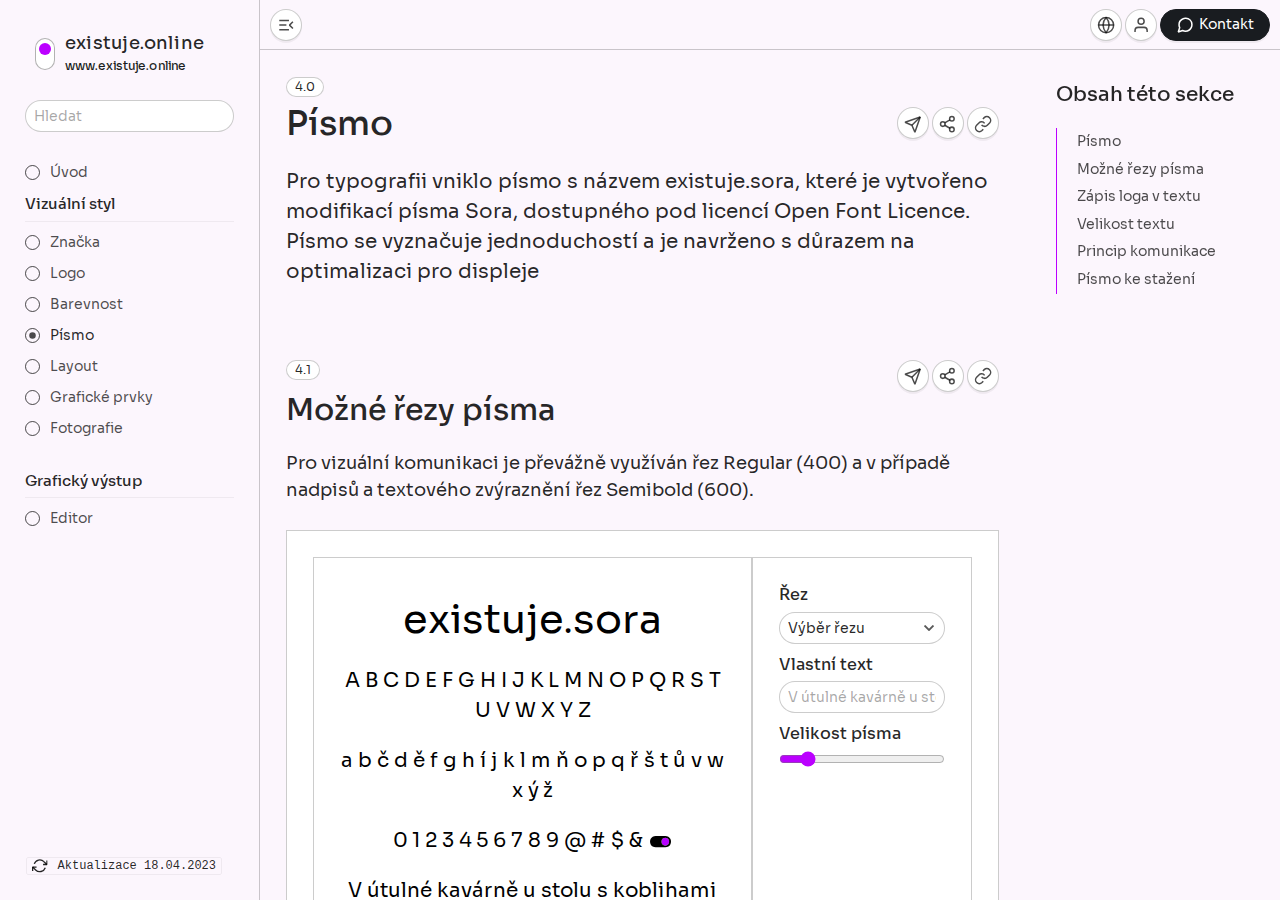
<file: pismo/index.html>
<!DOCTYPE html>
<html lang="cs">
<head>
  <meta charset="utf-8" />
  <meta name="description" content="Online grafický manuál pro udržení jednotného vizuálního stylu zdarma." />
  <meta name="keywords" content="vizuální identita, grafický manuál, jednotný vizuální styl, značka, online" />
  <meta name="author" content="all: Tomáš Včelák; info@tomasvcelak.cz" />
  <meta name="robots" content="index, follow" />
  <meta name="googlebot" content="index, follow, snippet, archive" />

  <meta http-equiv="X-UA-Compatible" content="IE=edge,chrome=1" />
  <meta content="width=device-width, initial-scale=1.0, maximum-scale=1.0, user-scalable=0" name="viewport" />
  <meta name="viewport" content="width=device-width" />

  <link rel="icon" type="image/svg+xml" href="/global/favicon/favicon-on-light.svg" media="(prefers-color-scheme: light)">
  <link rel="icon" type="image/svg+xml" href="/global/favicon/favicon-on-dark.svg" media="(prefers-color-scheme: dark)">

  <title>Písmo | demo.existuje.online</title>

  <link href="/global/css/halfmoon-variables.min.css" rel="stylesheet" />
  <link href="/global/icons/icons.css" rel="stylesheet" />
  <link href="/global/css/styles.min.css" rel="stylesheet" />
  <link href="/global/css/mavo.min.css" rel="stylesheet" />

</head>

<body class="with-custom-webkit-scrollbars with-custom-css-scrollbars" data-dm-shortcut-enabled="true" data-sidebar-shortcut-enabled="true">
  <div class="page-wrapper with-navbar with-sidebar" data-sidebar-type="full-height overlayed-sm-and-down">
    <div class="sticky-alerts"></div>

      <nav class="navbar">
        <div class="navbar-content">
            <button id="toggle-sidebar-btn" class="btn btn-square btn-rounded" type="button" onclick="changeIcon(); halfmoon.toggleSidebar()">
              <svg id="menu-icon" class="onicon">
                <use xlink:href="/global/icons/icons.svg#menu"/>
              </svg>          </button>
            </div>
        <div class="ml-auto">
          <button class="btn btn-square btn-rounded" data-toggle="tooltip" data-title="Jazyková mutace není dostupná." data-placement="bottom" type="button">
            <svg class="onicon">
              <use href="/global/icons/icons.svg#language"/>
            </svg>
          </button>
          <a href="#modal-2"><button class="btn btn-square btn-rounded" type="button">
            <svg class="onicon">
              <use href="/global/icons/icons.svg#login"/>
            </svg>
          </button></a> 
          <div class="dropdown with-arrow">
            <button class="btn btn-primary btn-rounded" data-toggle="dropdown" type="button" id="dropdown-toggle-btn-1" aria-haspopup="true" aria-expanded="false">
              <svg class="onicon">
                <use href="/global/icons/icons.svg#contact"/>
              </svg><span class="pl-5 hidden-sm-and-down">Kontakt</span>
            </button>
            <div class="dropdown-menu dropdown-menu-right" aria-labelledby="dropdown-toggle-btn-1">
                <h6 class="dropdown-header">Podpora</h6>
              <a href="tel:+420123456789" class="dropdown-item">
                <svg class="onicon">
                  <use href="/global/icons/icons.svg#mobile"/>
                </svg>
                +420 123 456 789</a>
                <a href="mailto:someone@example.cz" class="dropdown-item">
                <svg class="onicon">
                  <use href="/global/icons/icons.svg#mail"/>
                </svg>
                info@existuje.online
                </a>
            </div>
          </div>
        </div>
      </nav>

        <div class="sidebar-overlay" onclick="halfmoon.toggleSidebar()"></div>

      <div class="sidebar">
        <div class="sidebar-content position-absolute bottom-0">
          <code class="code"><svg class="onicon">
            <use href="/global/icons/icons.svg#change"/>
          </svg><span class="pl-10">Aktualizace 18.04.2023</span></code>
        </div> 
      
        <div class="sidebar-menu" id="menu-items">
          <div class="sidebar-brand">
              <div class="custom-switch brand-rotate">
                <input type="checkbox" id="switch-toggle" checked="checked" onclick="halfmoon.toggleDarkMode()">
                <label for="switch-toggle"></label>              </div>
              <div class="d-flex flex-column pt-5">
                <div class="font-size-18 brand-font">existuje.online</div>
                <div class="font-size-12 brand-font"><a href="https://existuje.online/" target="_blank">www.existuje.online</a></div>
              </div>
            </div>
            <div class="sidebar-content">
              <input type="text" class="form-control search" placeholder="Hledat" id="search-repo-input">
            </div>

            <ul class="list">
              <li>
                <a href="/" class="sidebar-link sidebar-link-with-icon">
                <span class="sidebar-icon rounded-circle">
                <svg class="sidebar-onicon">
                <use href="/global/icons/icons.svg#circle"/>
                </svg>
                </span>
                Úvod
                </a>
              </li>
              <li>
                <h5 class="sidebar-title">Vizuální styl</h5>
                <div class="sidebar-divider"></div>
              </li>
              <li>
                <a href="/brand" class="sidebar-link sidebar-link-with-icon">
                <span class="sidebar-icon rounded-circle">
                <svg class="sidebar-onicon">
                <use href="/global/icons/icons.svg#circle"/>
                </svg>
                </span>
                Značka
                </a>
              </li>
              <li>
                <a href="/logo" class="sidebar-link sidebar-link-with-icon">
                <span class="sidebar-icon rounded-circle">
                <svg class="sidebar-onicon">
                <use href="/global/icons/icons.svg#circle"/>
                </svg>
                </span>
                Logo 
                </a>
              </li>
              <li>
                <a href="/colors" class="sidebar-link sidebar-link-with-icon">
                <span class="sidebar-icon rounded-circle">
                <svg class="sidebar-onicon">
                <use href="/global/icons/icons.svg#circle"/>
                </svg>          
                </span>
                Barevnost
                </a>
              </li>
              <li>
                <a href="/pismo" class="sidebar-link sidebar-link-with-icon active">
                <span class="sidebar-icon rounded-circle">
                <svg class="sidebar-onicon">
                <use href="/global/icons/icons.svg#circle"/>
                </svg> 
                </span>
                Písmo
                </a>
              </li>
              <li>
                <a href="/layout" class="sidebar-link sidebar-link-with-icon">
                <span class="sidebar-icon rounded-circle">
                <svg class="sidebar-onicon">
                <use href="/global/icons/icons.svg#circle"/>
                </svg> 
                </span>
                Layout
                </a>
              </li>
              <li>
                <a href="/elements" class="sidebar-link sidebar-link-with-icon">
                <span class="sidebar-icon rounded-circle">
                <svg class="sidebar-onicon">
                <use href="/global/icons/icons.svg#circle"/>
                </svg> 
                </span>
                Grafické prvky
                </a>
              </li>
              <li>
                <a href="/photography" class="sidebar-link sidebar-link-with-icon">
                <span class="sidebar-icon rounded-circle">
                <svg class="sidebar-onicon">
                <use href="/global/icons/icons.svg#circle"/>
                </svg> 
                </span>
                Fotografie
                </a>
              </li>
              <br />

              <li>
                <h5 class="sidebar-title">Grafický výstup</h5>
                <div class="sidebar-divider"></div>
              </li>
              <li>
                <a href="/editor" class="sidebar-link sidebar-link-with-icon">
                <span class="sidebar-icon rounded-circle">
                <svg class="sidebar-onicon">
                <use href="/global/icons/icons.svg#circle"/>
                </svg> 
                </span>
                Editor
                </a>
               </li>
              <br />

          </div>
        </div>

  <div class="content-wrapper">
    <!------------------------->
    <div class="container-fluid">
      <div class="row">
        <div class="col-lg-9">
          
            <div class="content">
                <span id="pismo" class="badge badge-pill mb-5">4.0</span>
                  <div class="row justify-content-between">
                   <div class="col">
                    <h1 class="content-title font-size-30">
                      Písmo
                    </h1>
                   </div>
                  <div class="col-12 col-sm-3 mt-5">
                    <div class="text-sm-right">
                      <button class="btn btn-square btn-rounded" type="button" onclick="sendEmail('pismo')">
                        <svg class="onicon">
                          <use href="/global/icons/icons.svg#send"/>
                        </svg>
                      </button>
                      <button class="btn btn-square btn-rounded" data-toggle="tooltip" data-title="Jen pro smartphone." data-placement="top" type="button">
                        <svg class="onicon">
                          <use href="/global/icons/icons.svg#share"/>
                        </svg>
                      </button>
                      <button class="btn btn-square btn-rounded" type="button" onclick="copyLink(this, 'pismo')">
                        <svg class="onicon">
                          <use href="/global/icons/icons.svg#link"/>
                        </svg>
                      </button>
                    </div>
                  </div>
                </div>
                <p class="mt-sm-0 font-size-20">
                  Pro typografii vniklo písmo s názvem existuje.sora, které je vytvořeno modifikací písma Sora, dostupného pod licencí Open Font Licence. Písmo se vyznačuje jednoduchostí a je navrženo s důrazem na optimalizaci pro displeje
                </p>
              </div>

              <div class="content">                
                  <div class="row row-content justify-content-between">
                   <div class="col">
                    <span id="pismo-mozne-rezy" class="badge badge-pill mb-5 mt-5">4.1</span>
                    <h2 class="mt-5 content-title font-size-24">
                      Možné řezy písma
                    </h2>
                   </div>
                  <div class="col-12 col-sm-3 mt-5">
                    <div class="text-sm-right">
                      <button class="btn btn-square btn-rounded" type="button" onclick="sendEmail('pismo-mozne-rezy')">
                        <svg class="onicon">
                          <use href="/global/icons/icons.svg#send"/>
                        </svg>
                      </button>
                      <button class="btn btn-square btn-rounded" data-toggle="tooltip" data-title="Jen pro smartphone." data-placement="top" type="button">
                        <svg class="onicon">
                          <use href="/global/icons/icons.svg#share"/>
                        </svg>
                      </button>
                      <button class="btn btn-square btn-rounded" type="button" onclick="copyLink(this, 'pismo-mozne-rezy')">
                        <svg class="onicon">
                          <use href="/global/icons/icons.svg#link"/>
                        </svg>
                      </button>
                    </div>
                  </div>
                </div>
                <p class="mt-sm-0 font-size-18">
                  Pro vizuální komunikaci je převážně využíván řez Regular (400) a v případě nadpisů a textového zvýraznění řez Semibold (600).
                </p>
              </div>

              <div class="row row-eq-spacing-xl">
                <div class="col-xl-12">
                  <div class="card">
                    <div class="d-flex flex-md-row flex-column-reverse">
                      <div class="m-0 card brand-font black col-md-8 flex-fill text-center position-relative font-size-20">
                          <div class="mb-10">
                            <h1 class="font-name">existuje.sora</h1>
                            <p class="alphabet">A B C D E F G H I J K L M N O P Q R S T U V W X Y Z</p>
                            <p class="alphabet">a b č d ě f g h í j k l m ň o p q ř š t ů v w x ý ž</p>
                            <p class="alphabet">0 1 2 3 4 5 6 7 8 9 @ # $ & ô</p>
                            <p class="showcase">V útulné kavárně u stolu s koblihami a čajem, mladý muž diskutuje.</p>                          
                          </div>
                          <div class="mb-10">
                            <div class="glyphs-table-container"></div>
                          </div>
                      </div>
                      <div class="card m-0 col-md-4">
                      <div class="flex-fill align-items-end flex-column">
                        <h3 class="card-title font-size-16 mb-5">
                          Řez
                        </h3>
                        <div>
                        <select class="select-style form-control btn-block mb-10" id="select-style">
                          <option value="400" selected="selected" disabled="disabled">Výběr řezu</option>
                          <option value="400">regular</option>
                          <option value="600">semibold</option>
                          </select>
                        </div>
                          <h3 class="card-title font-size-16 mb-5">
                            Vlastní text
                          </h3>
                          <div class=" mb-10">
                        <input type="text" class="input-text form-control" placeholder="V útulné kavárně u stolu s koblihami a čajem, mladý muž diskutuje.">
                      </div>
                        <h3 class="card-title font-size-16 mb-5">
                          Velikost písma
                        </h3>
                        <div class="mb-10">
                        <input class="range input-size w-full" type="range" min="12" max="126" value="28" />
                        </div>                        
                      </div>
                    </div>
                    </div>
                  </div>
                </div>
              </div>

              <div class="content">
                  <div class="row row-content justify-content-between">
                   <div class="col">
                    <span id="pismo-zapis-loga" class="badge badge-pill mb-5 mt-5">4.2</span>
                    <h2 class="mt-5 content-title font-size-24">
                      Zápis loga v textu
                    </h2>
                   </div>
                  <div class="col-12 col-sm-3 mt-5">
                    <div class="text-sm-right">
                      <button class="btn btn-square btn-rounded" type="button" onclick="sendEmail('pismo-zapis-loga')">
                        <svg class="onicon">
                          <use href="/global/icons/icons.svg#send"/>
                        </svg>
                      </button>
                      <button class="btn btn-square btn-rounded" data-toggle="tooltip" data-title="Jen pro smartphone." data-placement="top" type="button">
                        <svg class="onicon">
                          <use href="/global/icons/icons.svg#share"/>
                        </svg>
                      </button>
                      <button class="btn btn-square btn-rounded" type="button" onclick="copyLink(this, 'pismo-zapis-loga')">
                        <svg class="onicon">
                          <use href="/global/icons/icons.svg#link"/>
                        </svg>
                      </button>
                    </div>
                  </div>
                </div>
                <p class="mt-sm-0 font-size-18">
                  Součástí písma je glyf se symbolem z loga, který umožňuje zapsat logo přímo v textu pomocí znaku ô. 
                </p>
              </div>

              <div class="row row-eq-spacing-xl">
                <div class="col-xl-6">
                  <div class="card p-0">
                    <img src="/manual/typography/img_pismo-1.svg" class="img-full" alt="Obrázek – Zápis loga">
                    <div class="px-card py-10">
                      <p class="font-size-12 m-0">
                        Zápis loga
                      </p>
                    </div>
                  </div>
                </div>
                <div class="col-xl-6">
                  <div class="card p-0">
                    <img src="/manual/typography/img_pismo-2.svg" class="img-full" alt="Obrázek – Výsledný zápis">
                    <div class="px-card py-10">
                      <p class="font-size-12 m-0">
                        Výsledný zápis
                      </p>
                    </div>
                  </div>
                </div>
              </div>
              
              <div class="content">
                  <div class="row row-content justify-content-between">
                   <div class="col">
                    <span id="pismo-velikost" class="badge badge-pill mb-5 mt-5">4.3</span>
                    <h2 class="mt-5 content-title font-size-24">
                      Velikost textu
                    </h2>
                   </div>
                  <div class="col-12 col-sm-3 mt-5">
                    <div class="text-sm-right">
                      <button class="btn btn-square btn-rounded" type="button" onclick="sendEmail('pismo-velikost')">
                        <svg class="onicon">
                          <use href="/global/icons/icons.svg#send"/>
                        </svg>
                      </button>
                      <button class="btn btn-square btn-rounded" data-toggle="tooltip" data-title="Jen pro smartphone." data-placement="top" type="button">
                        <svg class="onicon">
                          <use href="/global/icons/icons.svg#share"/>
                        </svg>
                      </button>
                      <button class="btn btn-square btn-rounded" type="button" onclick="copyLink(this, 'pismo-velikost')">
                        <svg class="onicon">
                          <use href="/global/icons/icons.svg#link"/>
                        </svg>
                      </button>
                    </div>
                  </div>
                </div>
                <p class="mt-sm-0 font-size-18">
                  Text používaný v digitálním prostředí má určenou velikost jednotlivých nadpisů a textu. Vychází ze základní velikosti 16 px ze které jsou z modulárního měřítka hodnoty 1.15 odvozeny ostatní velikosti.
                </p>
              </div>

              <div class="row row-eq-spacing-xl">
                <div class="col-xl-12">
                  <div class="card p-0">
                    <img src="/manual/typography/img_pismo-3.svg" class="img-full" alt="Obrázek – Odvozené velikosti z modulárního měřítka hodnoty 1.15">
                    <div class="px-card py-10">
                      <p class="font-size-12 m-0">
                        Odvozené velikosti z modulárního měřítka hodnoty 1.15
                      </p>
                    </div>
                  </div>
                </div>
              </div>
              
              <div class="content">
                  <div class="row row-content justify-content-between">
                   <div class="col">
                    <span id="pismo-princip" class="badge badge-pill mb-5 mt-5">4.4</span>
                    <h2 class="mt-5 content-title font-size-24">
                      Princip komunikace
                    </h2>
                   </div>
                  <div class="col-12 col-sm-3 mt-5">
                    <div class="text-sm-right">
                      <button class="btn btn-square btn-rounded" type="button" onclick="sendEmail('pismo-princip')">
                        <svg class="onicon">
                          <use href="/global/icons/icons.svg#send"/>
                        </svg>
                      </button>
                      <button class="btn btn-square btn-rounded" data-toggle="tooltip" data-title="Jen pro smartphone." data-placement="top" type="button">
                        <svg class="onicon">
                          <use href="/global/icons/icons.svg#share"/>
                        </svg>
                      </button>
                      <button class="btn btn-square btn-rounded" type="button" onclick="copyLink(this, 'pismo-princip')">
                        <svg class="onicon">
                          <use href="/global/icons/icons.svg#link"/>
                        </svg>
                      </button>
                    </div>
                  </div>
                </div>
                <p class="mt-sm-0 font-size-18">
                  Princip vizuální komunikace je založen na spojení textu a loga, kde text obsahuje větu nebo otázku v kontextu jednotného vizuálního stylu, na kterou lze odpovědět spojením existuje.online.
                </p>
              </div>

              <div class="row row-eq-spacing-xl">
                <div class="col-xl-12">
                  <div class="card p-0">
                    <img src="/manual/typography/img_pismo-4.svg" class="img-full" alt="Obrázek – Princip komunikace spojením textu a loga">
                    <div class="px-card py-10">
                      <p class="font-size-12 m-0">
                        Princip komunikace spojením textu a loga
                      </p>
                    </div>
                  </div>
                </div>
                
              </div>

              <div class="content">
                  <div class="row row-content justify-content-between">
                   <div class="col">
                    <span id="pismo-stazeni" class="badge badge-pill mt-5">4.5</span>
                    <h2 class="mt-5 content-title font-size-24">
                      Písmo ke stažení
                    </h2>
                   </div>
                  <div class="col-12 col-sm-3 mt-5">
                    <div class="text-sm-right">
                      <button class="btn btn-square btn-rounded" type="button" onclick="sendEmail('pismo-stazeni')">
                        <svg class="onicon">
                          <use href="/global/icons/icons.svg#send"/>
                        </svg>
                      </button>
                      <button class="btn btn-square btn-rounded" data-toggle="tooltip" data-title="Jen pro smartphone." data-placement="top" type="button">
                        <svg class="onicon">
                          <use href="/global/icons/icons.svg#share"/>
                        </svg>
                      </button>
                      <button class="btn btn-square btn-rounded" type="button" onclick="copyLink(this, 'pismo-stazeni')">
                        <svg class="onicon">
                          <use href="/global/icons/icons.svg#link"/>
                        </svg>
                      </button>
                    </div>
                  </div>
                </div>
                <p class="mt-sm-0 font-size-18">
                  Po stažení písma je nutné využívat správnou barevnost <a href="/colors" class="align-middle badge badge-pill mb-5">3.0</a>.
              </div>

              <div class="row row-eq-spacing-xl">
                <div class="col-xl-6">
                  <div class="card p-0">
                    <img src="/manual/typography/img_pismo-5.svg" class="img-full" alt="Obrázek – existuje.sora">
                    <div class="px-card py-10">
                      <div class="d-flex">
                        <div class="custom-checkbox align-self-center flex-shrink-1 d-inline-block mr-10" data-toggle="tooltip" data-title="Stažení písma je pouze pro vyvolené.">
                          <input type="checkbox" id="checkbox-3" value="" disabled>
                          <label for="checkbox-4" class="blank"></label>
                        </div>
                        <div class="custom-checkbox w-full d-inline-block">
                          <button id="pismo-ke-stazeni" class="btn btn-block btn-rounded" disabled>
                            <svg class="onicon">
                              <use href="/global/icons/icons.svg#download"/>
                            </svg>
                            <span class="pl-5">Stáhnout</span>
                          </button>
                        </div>
                      </div>
                    </div>
                  </div>
                </div>
                <div class="col-xl-6">
                  <div class="card p-0">
                    <img src="/manual/typography/img_pismo-6.svg" class="img-full" alt="Obrázek – existuje.sora.barevna">
                    <div class="px-card py-10">
                      <div class="d-flex">
                        <div class="custom-checkbox align-self-center flex-shrink-1 d-inline-block mr-10" data-toggle="tooltip" data-title="Stažení písma je pouze pro vyvolené.">
                          <input type="checkbox" id="checkbox-3" value="" disabled>
                          <label for="checkbox-4" class="blank"></label>
                        </div>
                        <div class="custom-checkbox w-full d-inline-block">
                          <button id="pismo-ke-stazeni" class="btn btn-block btn-rounded" disabled>
                            <svg class="onicon">
                              <use href="/global/icons/icons.svg#download"/>
                            </svg>
                            <span class="pl-5">Stáhnout</span>
                          </button>
                        </div>
                      </div>
                    </div>
                  </div>
                </div>
              </div>

        </div>

        <div class="col-lg-3 d-none d-lg-block">
              <div class=" content on-this-page-nav" id="on-this-page-nav">
                  <h2 class="content-title font-size-20">
                      Obsah této sekce
                  </h2>
                  <a href="#pismo">Písmo</a>
                  <a href="#pismo-mozne-rezy">Možné řezy písma</a>
                  <a href="#pismo-zapis-loga">Zápis loga v textu</a>
                  <a href="#pismo-velikost">Velikost textu</a>
                  <a href="#pismo-princip">Princip komunikace</a>
                  <a href="#pismo-stazeni">Písmo ke stažení</a>
              </div>
          </div>

        </div>
     </div>

    </div>
  </div>

    <div class="modal" id="modal-2" tabindex="-1" role="dialog">
      <div class="modal-dialog" role="document">
        <div class="modal-content">
          <a href="#" class="btn close" role="button" aria-label="Close">
            <svg id="sidebar-icon" class="onicon">
              <use xlink:href="/global/icons/icons.svg#cross"/>
            </svg>
          </a>
          <h5 class="modal-title">Přihlasit se</h5>
          <form action="..." method="...">
            <div class="form-group">
              <label for="username" class="required">Email</label>
              <input type="text" id="username" class="form-control" placeholder="Email" required="required">
            </div>
            <div class="form-group">
              <label for="password" class="required">Heslo</label>
              <input type="password" id="password" class="form-control" placeholder="Heslo" required="required">
            </div>
            <input class="btn btn-primary btn-block btn-rounded" type="submit" value="Přihlásit">
          </form>
        </div>
      </div>
    </div>

<script src="/global/js/halfmoon.js"></script>
<script src="/global/js/list.min.js"></script>
<script src="/global/js/script.js"></script>
<script src="/global/js/mavo.js"></script>

</body>
</html>
</file>
<file: global/icons/icons.css>
.onicon {
    width: 1.3em;
    height: 1.3em;
    stroke: currentColor;
    stroke-width: 2;
    stroke-linecap: butt;
    stroke-linejoin: bevel;
    fill: none;
    vertical-align: middle;
}

.sidebar-onicon {
  width: 100%;
  fill: currentColor;
  align-self: normal;
}

@media (min-width: 768px) {
    #menu-icon {
      transform: rotate(180deg);
    }
  }

  @media (max-width: 768px) {
    #menu-icon {
      transform: rotate(0deg);
    }
  }
</file>
<file: global/css/halfmoon-variables.min.css>
:root{--brand-color:#bb00ff;--brand-bg:#fcf6fd;--brand-color-black:#000000;--white-bg-color:#FFFFFF;--gray-bg-color:#F1F1F1;--dark-color:#191c20;--dark-color-light:#25282c;--dark-color-dark:#111417;--gray-color:#dadfe1;--gray-color-light:#ecf0f1;--gray-color-very-light:#f7f7f7;--gray-color-dark:#bababc;--gray-color-very-dark:#47494d;--base-html-font-size:62.5%;--base-html-font-size-1600:75%;--base-html-font-size-1920:87.5%;--base-font-size:1.4rem;--base-line-height:1.5;--base-border-width:0.09rem;--base-border-radius:1.3rem;--extra-letter-spacing-size:0.03rem;--lm-base-text-color:rgba(0, 0, 0, 0.85);--lm-base-text-color-light:rgba(0, 0, 0, 0.7);--lm-base-body-bg-color:var(--gray-bg-color);--lm-base-body-bg-image:none;--lm-horizontal-rule-color:rgba(0, 0, 0, 0.05);--lm-border-color:rgba(0, 0, 0, 0.2);--dm-base-text-color:rgba(255, 255, 255, 0.8);--dm-base-text-color-light:rgba(255, 255, 255, 0.65);--dm-base-body-bg-color:var(--dark-color-light);--dm-base-body-bg-image:none;--dm-horizontal-rule-color:rgba(255, 255, 255, 0.05);--dm-border-color:rgba(255, 255, 255, 0.2);--heading-font-weight:400;--lm-muted-text-color:rgba(0, 0, 0, 0.6);--dm-muted-text-color:rgba(255, 255, 255, 0.6);--purple-color:#bb00ff;--purple-color-light:#d24dff;--purple-color-very-light:#f0ccff;--purple-color-dark:#8800b7;--purple-color-very-dark:#380042;--purple-box-shadow-color:rgba(187, 0, 255, 0.3);--purple-box-shadow-color-darker:rgba(187, 0, 255, 0.6);--text-color-on-purple-color-bg:#ffffff;--blue-color:#1890ff;--blue-color-light:#45a3fb;--blue-color-very-light:#cfe7fd;--blue-color-dark:#0d518f;--blue-color-very-dark:#172636;--blue-box-shadow-color:rgba(24, 144, 255, 0.3);--blue-box-shadow-color-darker:rgba(24, 144, 255, 0.6);--text-color-on-blue-color-bg:#ffffff;--indigo-color:#6563ff;--indigo-color-light:#857cfc;--indigo-color-very-light:#e0dcfe;--indigo-color-dark:#383677;--indigo-color-very-dark:#1f2130;--indigo-box-shadow-color:rgba(101, 99, 255, 0.3);--indigo-box-shadow-color-darker:rgba(101, 99, 255, 0.6);--text-color-on-indigo-color-bg:#ffffff;--teal-color:#38b2ac;--teal-color-light:#5fc0bd;--teal-color-very-light:#d2efee;--teal-color-dark:#265758;--teal-color-very-dark:#1b2a2d;--teal-box-shadow-color:rgba(56, 178, 172, 0.3);--teal-box-shadow-color-darker:rgba(56, 178, 172, 0.6);--text-color-on-teal-color-bg:#ffffff;--green-color:#0be881;--green-color-light:#81eea8;--green-color-very-light:#d5f9e5;--green-color-dark:#0d8951;--green-color-very-dark:#17312a;--green-box-shadow-color:rgba(11, 232, 129, 0.3);--green-box-shadow-color-darker:rgba(11, 232, 129, 0.6);--text-color-on-green-color-bg:var(--lm-base-text-color);--yellow-color:#ffcf00;--yellow-color-light:#ffe04d;--yellow-color-very-light:#fff6cc;--yellow-color-dark:#8e7710;--yellow-color-very-dark:#302c1d;--yellow-box-shadow-color:rgba(255, 207, 0, 0.3);--yellow-box-shadow-color-darker:rgba(255, 207, 0, 0.6);--text-color-on-yellow-color-bg:var(--lm-base-text-color);--orange-color:#ed8936;--orange-color-light:#f09f53;--orange-color-very-light:#fbe6d2;--orange-color-dark:#6e4623;--orange-color-very-dark:#2e2620;--orange-box-shadow-color:rgba(237, 137, 54, 0.3);--orange-box-shadow-color-darker:rgba(237, 137, 54, 0.6);--text-color-on-orange-color-bg:#ffffff;--red-color:#ff4d4f;--red-color-light:#ed586c;--red-color-very-light:#f8d0d9;--red-color-dark:#8c0e2e;--red-color-very-dark:#301923;--red-box-shadow-color:rgba(245, 34, 45, 0.3);--red-box-shadow-color-darker:rgba(245, 34, 45, 0.6);--text-color-on-red-color-bg:#ffffff;--pink-color:#ed64a6;--pink-color-light:#ee7db7;--pink-color-very-light:#f9dced;--pink-color-dark:#6d3655;--pink-color-very-dark:#2d212d;--pink-box-shadow-color:rgba(237, 100, 166, 0.3);--pink-box-shadow-color-darker:rgba(237, 100, 166, 0.6);--text-color-on-pink-color-bg:#ffffff;--primary-color:var(--dark-color);--primary-color-light:var(--purple-color-light);--primary-color-very-light:var(--purple-color-very-light);--primary-color-dark:var(--purple-color-dark);--primary-color-very-dark:var(--purple-color-very-dark);--primary-box-shadow-color:var(--purple-box-shadow-color);--primary-box-shadow-color-darker:var(--purple-box-shadow-color-darker);--text-color-on-primary-color-bg:var(--text-color-on-purple-color-bg);--success-color:var(--green-color);--success-color-light:var(--green-color-light);--success-color-very-light:var(--green-color-very-light);--success-color-dark:var(--green-color-dark);--success-color-very-dark:var(--green-color-very-dark);--success-box-shadow-color:var(--green-box-shadow-color);--success-box-shadow-color-darker:var(--green-box-shadow-color-darker);--text-color-on-success-color-bg:var(--text-color-on-green-color-bg);--secondary-color:var(--yellow-color);--secondary-color-light:var(--yellow-color-light);--secondary-color-very-light:var(--yellow-color-very-light);--secondary-color-dark:var(--yellow-color-dark);--secondary-color-very-dark:var(--yellow-color-very-dark);--secondary-box-shadow-color:var(--yellow-box-shadow-color);--secondary-box-shadow-color-darker:var(--yellow-box-shadow-color-darker);--text-color-on-secondary-color-bg:var(--text-color-on-yellow-color-bg);--danger-color:var(--red-color);--danger-color-light:var(--red-color-light);--danger-color-very-light:var(--red-color-very-light);--danger-color-dark:var(--red-color-dark);--danger-color-very-dark:var(--red-color-very-dark);--danger-box-shadow-color:var(--red-box-shadow-color);--danger-box-shadow-color-darker:var(--red-box-shadow-color-darker);--text-color-on-danger-color-bg:var(--text-color-on-red-color-bg);--lm-shadow-color:rgba(0, 0, 0, 0.15);--dm-shadow-color:rgba(0, 0, 0, 0.4);--lm-small-shadow:0 0.1rem 0.2rem var(--lm-shadow-color);--dm-small-shadow:0 0.1rem 0.6rem var(--lm-shadow-color);--lm-shadow:0 0.2rem 0.4rem var(--lm-shadow-color);--dm-shadow:0 0.2rem 0.8rem var(--lm-shadow-color);--lm-large-shadow:0 0.4rem 0.8rem var(--lm-shadow-color);--dm-large-shadow:0 0.4rem 1.2rem var(--lm-shadow-color);--webkit-scrollbar-width-height:1.4rem;--webkit-scrollbar-track-border-width:var(--base-border-width);--webkit-scrollbar-thumb-min-width-height:3rem;--webkit-scrollbar-thumb-border-width:0.4rem;--webkit-scrollbar-thumb-border-radius:1rem;--webkit-scrollbar-corner-border-width:var(--base-border-width);--lm-webkit-scrollbar-bg-color:transparent;--lm-webkit-scrollbar-track-border-color:rgba(0, 0, 0, 0.1);--lm-webkit-scrollbar-thumb-bg-color:var(--brand-color);--lm-webkit-scrollbar-thumb-bg-color-hover:var(--purple-color-dark);--lm-webkit-scrollbar-thumb-border-color:transparent;--lm-webkit-scrollbar-thumb-border-color-hover:transparent;--lm-webkit-scrollbar-corner-bg-color:transparent;--lm-webkit-scrollbar-corner-border-color:rgba(0, 0, 0, 0.1);--dm-webkit-scrollbar-bg-color:transparent;--dm-webkit-scrollbar-track-border-color:rgba(255, 255, 255, 0.05);--dm-webkit-scrollbar-thumb-bg-color:var(--gray-color-very-dark);--dm-webkit-scrollbar-thumb-bg-color-hover:var(--dark-color-dark);--dm-webkit-scrollbar-thumb-border-color:transparent;--dm-webkit-scrollbar-thumb-border-color-hover:transparent;--dm-webkit-scrollbar-corner-bg-color:transparent;--dm-webkit-scrollbar-corner-border-color:rgba(255, 255, 255, 0.05);--css-scrollbar-width:thin;--lm-css-scrollbar-color:var(--lm-webkit-scrollbar-thumb-bg-color) var(--lm-base-body-bg-color);--dm-css-scrollbar-color:var(--dm-webkit-scrollbar-thumb-bg-color) var(--dm-base-body-bg-color);--sidebar-webkit-scrollbar-width-height:var(--webkit-scrollbar-width-height);--sidebar-webkit-scrollbar-track-border-width:var(--webkit-scrollbar-track-border-width);--sidebar-webkit-scrollbar-thumb-border-width:var(--webkit-scrollbar-thumb-border-width);--sidebar-webkit-scrollbar-thumb-border-radius:var(--webkit-scrollbar-thumb-border-radius);--sidebar-webkit-scrollbar-corner-border-width:var(--webkit-scrollbar-corner-border-width);--lm-sidebar-webkit-scrollbar-bg-color:var(--lm-webkit-scrollbar-bg-color);--lm-sidebar-webkit-scrollbar-track-border-color:var(--lm-webkit-scrollbar-track-border-color);--lm-sidebar-webkit-scrollbar-thumb-bg-color:var(--lm-webkit-scrollbar-thumb-bg-color);--lm-sidebar-webkit-scrollbar-thumb-bg-color-hover:var(--lm-webkit-scrollbar-thumb-bg-color-hover);--lm-sidebar-webkit-scrollbar-thumb-border-color:var(--lm-webkit-scrollbar-thumb-border-color);--lm-sidebar-webkit-scrollbar-thumb-border-color-hover:var(--lm-webkit-scrollbar-thumb-border-color-hover);--lm-sidebar-webkit-scrollbar-corner-bg-color:var(--lm-webkit-scrollbar-corner-bg-color);--lm-sidebar-webkit-scrollbar-corner-border-color:var(--lm-webkit-scrollbar-corner-border-color);--dm-sidebar-webkit-scrollbar-bg-color:var(--lm-webkit-scrollbar-bg-color);--dm-sidebar-webkit-scrollbar-track-border-color:var(--lm-webkit-scrollbar-track-border-color);--dm-sidebar-webkit-scrollbar-thumb-bg-color:var(--dm-webkit-scrollbar-thumb-bg-color);--dm-sidebar-webkit-scrollbar-thumb-bg-color-hover:var(--dm-webkit-scrollbar-thumb-bg-color-hover);--dm-sidebar-webkit-scrollbar-thumb-border-color:var(--lm-webkit-scrollbar-thumb-border-color);--dm-sidebar-webkit-scrollbar-thumb-border-color-hover:var(--lm-webkit-scrollbar-thumb-border-color-hover);--dm-sidebar-webkit-scrollbar-corner-bg-color:var(--lm-webkit-scrollbar-corner-bg-color);--dm-sidebar-webkit-scrollbar-corner-border-color:var(--lm-webkit-scrollbar-corner-border-color);--sidebar-css-scrollbar-width:var(--css-scrollbar-width);--lm-sidebar-css-scrollbar-color:var(--lm-webkit-scrollbar-thumb-bg-color) var(--lm-sidebar-bg-color);--dm-sidebar-css-scrollbar-color:var(--dm-webkit-scrollbar-thumb-bg-color) var(--dm-sidebar-bg-color);--modal-webkit-scrollbar-width-height:var(--webkit-scrollbar-width-height);--modal-webkit-scrollbar-track-border-width:var(--webkit-scrollbar-track-border-width);--modal-webkit-scrollbar-thumb-border-width:var(--webkit-scrollbar-thumb-border-width);--modal-webkit-scrollbar-thumb-border-radius:var(--webkit-scrollbar-thumb-border-radius);--modal-webkit-scrollbar-corner-border-width:var(--webkit-scrollbar-corner-border-width);--lm-modal-webkit-scrollbar-bg-color:var(--lm-webkit-scrollbar-bg-color);--lm-modal-webkit-scrollbar-track-border-color:var(--lm-webkit-scrollbar-track-border-color);--lm-modal-webkit-scrollbar-thumb-bg-color:var(--lm-webkit-scrollbar-thumb-bg-color);--lm-modal-webkit-scrollbar-thumb-bg-color-hover:var(--lm-webkit-scrollbar-thumb-bg-color-hover);--lm-modal-webkit-scrollbar-thumb-border-color:var(--lm-webkit-scrollbar-thumb-border-color);--lm-modal-webkit-scrollbar-thumb-border-color-hover:var(--lm-webkit-scrollbar-thumb-border-color-hover);--lm-modal-webkit-scrollbar-corner-bg-color:var(--lm-webkit-scrollbar-corner-bg-color);--lm-modal-webkit-scrollbar-corner-border-color:var(--lm-webkit-scrollbar-corner-border-color);--dm-modal-webkit-scrollbar-bg-color:var(--lm-webkit-scrollbar-bg-color);--dm-modal-webkit-scrollbar-track-border-color:var(--lm-webkit-scrollbar-track-border-color);--dm-modal-webkit-scrollbar-thumb-bg-color:var(--dm-webkit-scrollbar-thumb-bg-color);--dm-modal-webkit-scrollbar-thumb-bg-color-hover:var(--dm-webkit-scrollbar-thumb-bg-color-hover);--dm-modal-webkit-scrollbar-thumb-border-color:var(--lm-webkit-scrollbar-thumb-border-color);--dm-modal-webkit-scrollbar-thumb-border-color-hover:var(--lm-webkit-scrollbar-thumb-border-color-hover);--dm-modal-webkit-scrollbar-corner-bg-color:var(--lm-webkit-scrollbar-corner-bg-color);--dm-modal-webkit-scrollbar-corner-border-color:var(--lm-webkit-scrollbar-corner-border-color);--modal-css-scrollbar-width:var(--css-scrollbar-width);--lm-modal-css-scrollbar-color:var(--lm-webkit-scrollbar-thumb-bg-color) transparent;--dm-modal-css-scrollbar-color:var(--dm-webkit-scrollbar-thumb-bg-color) transparent;--modal-full-webkit-scrollbar-width-height:var(--webkit-scrollbar-width-height);--modal-full-webkit-scrollbar-track-border-width:var(--webkit-scrollbar-track-border-width);--modal-full-webkit-scrollbar-thumb-border-width:var(--webkit-scrollbar-thumb-border-width);--modal-full-webkit-scrollbar-thumb-border-radius:var(--webkit-scrollbar-thumb-border-radius);--modal-full-webkit-scrollbar-corner-border-width:var(--webkit-scrollbar-corner-border-width);--lm-modal-full-webkit-scrollbar-bg-color:var(--lm-modal-full-content-bg-color);--lm-modal-full-webkit-scrollbar-track-border-color:var(--lm-webkit-scrollbar-track-border-color);--lm-modal-full-webkit-scrollbar-thumb-bg-color:var(--lm-webkit-scrollbar-thumb-bg-color);--lm-modal-full-webkit-scrollbar-thumb-bg-color-hover:var(--lm-webkit-scrollbar-thumb-bg-color-hover);--lm-modal-full-webkit-scrollbar-thumb-border-color:var(--lm-webkit-scrollbar-thumb-border-color);--lm-modal-full-webkit-scrollbar-thumb-border-color-hover:var(--lm-webkit-scrollbar-thumb-border-color-hover);--lm-modal-full-webkit-scrollbar-corner-bg-color:var(--lm-modal-full-content-bg-color);--lm-modal-full-webkit-scrollbar-corner-border-color:var(--lm-webkit-scrollbar-corner-border-color);--dm-modal-full-webkit-scrollbar-bg-color:var(--lm-modal-full-content-bg-color);--dm-modal-full-webkit-scrollbar-track-border-color:var(--lm-webkit-scrollbar-track-border-color);--dm-modal-full-webkit-scrollbar-thumb-bg-color:var(--dm-webkit-scrollbar-thumb-bg-color);--dm-modal-full-webkit-scrollbar-thumb-bg-color-hover:var(--dm-webkit-scrollbar-thumb-bg-color-hover);--dm-modal-full-webkit-scrollbar-thumb-border-color:var(--lm-webkit-scrollbar-thumb-border-color);--dm-modal-full-webkit-scrollbar-thumb-border-color-hover:var(--lm-webkit-scrollbar-thumb-border-color-hover);--dm-modal-full-webkit-scrollbar-corner-bg-color:var(--lm-modal-full-content-bg-color);--dm-modal-full-webkit-scrollbar-corner-border-color:var(--lm-webkit-scrollbar-corner-border-color);--modal-full-css-scrollbar-width:var(--css-scrollbar-width);--lm-modal-full-css-scrollbar-color:var(--lm-webkit-scrollbar-thumb-bg-color) var(--lm-modal-full-content-bg-color);--dm-modal-full-css-scrollbar-color:var(--dm-webkit-scrollbar-thumb-bg-color) var(--dm-modal-full-content-bg-color);--card-webkit-scrollbar-width-height:var(--webkit-scrollbar-width-height);--card-webkit-scrollbar-track-border-width:var(--webkit-scrollbar-track-border-width);--card-webkit-scrollbar-thumb-border-width:var(--webkit-scrollbar-thumb-border-width);--card-webkit-scrollbar-thumb-border-radius:var(--webkit-scrollbar-thumb-border-radius);--card-webkit-scrollbar-corner-border-width:var(--webkit-scrollbar-corner-border-width);--lm-card-webkit-scrollbar-bg-color:var(--lm-webkit-scrollbar-bg-color);--lm-card-webkit-scrollbar-track-border-color:var(--lm-webkit-scrollbar-track-border-color);--lm-card-webkit-scrollbar-thumb-bg-color:var(--lm-webkit-scrollbar-thumb-bg-color);--lm-card-webkit-scrollbar-thumb-bg-color-hover:var(--lm-webkit-scrollbar-thumb-bg-color-hover);--lm-card-webkit-scrollbar-thumb-border-color:var(--lm-webkit-scrollbar-thumb-border-color);--lm-card-webkit-scrollbar-thumb-border-color-hover:var(--lm-webkit-scrollbar-thumb-border-color-hover);--lm-card-webkit-scrollbar-corner-bg-color:var(--lm-webkit-scrollbar-corner-bg-color);--lm-card-webkit-scrollbar-corner-border-color:var(--lm-webkit-scrollbar-corner-border-color);--dm-card-webkit-scrollbar-bg-color:var(--lm-webkit-scrollbar-bg-color);--dm-card-webkit-scrollbar-track-border-color:var(--lm-webkit-scrollbar-track-border-color);--dm-card-webkit-scrollbar-thumb-bg-color:var(--dm-webkit-scrollbar-thumb-bg-color);--dm-card-webkit-scrollbar-thumb-bg-color-hover:var(--dm-webkit-scrollbar-thumb-bg-color-hover);--dm-card-webkit-scrollbar-thumb-border-color:var(--lm-webkit-scrollbar-thumb-border-color);--dm-card-webkit-scrollbar-thumb-border-color-hover:var(--lm-webkit-scrollbar-thumb-border-color-hover);--dm-card-webkit-scrollbar-corner-bg-color:var(--lm-webkit-scrollbar-corner-bg-color);--dm-card-webkit-scrollbar-corner-border-color:var(--lm-webkit-scrollbar-corner-border-color);--card-css-scrollbar-width:var(--css-scrollbar-width);--lm-card-css-scrollbar-color:var(--lm-webkit-scrollbar-thumb-bg-color) var(--lm-card-bg-color);--dm-card-css-scrollbar-color:var(--dm-webkit-scrollbar-thumb-bg-color) var(--dm-card-bg-color);--utility-transparent-track-css-scrollbar-width:var(--css-scrollbar-width);--lm-utility-transparent-track-css-scrollbar-color:var(--lm-webkit-scrollbar-thumb-bg-color) transparent;--dm-utility-transparent-track-css-scrollbar-color:var(--dm-webkit-scrollbar-thumb-bg-color) transparent;--sticky-alerts-top:0;--sticky-alerts-right:2.4rem;--navbar-height:5rem;--navbar-border-width:var(--base-border-width);--navbar-horizontal-padding:1rem;--lm-navbar-bg-color:var(--gray-bg-color);--lm-navbar-bg-image:none;--lm-navbar-border-color:rgba(0, 0, 0, 0.2);--lm-navbar-box-shadow:none;--dm-navbar-bg-color:var(--dark-color-dark);--dm-navbar-bg-image:none;--dm-navbar-border-color:rgba(0, 0, 0, 0.2);--dm-navbar-box-shadow:var(--lm-navbar-box-shadow);--navbar-fixed-bottom-height:var(--navbar-height);--lm-navbar-fixed-bottom-box-shadow:none;--dm-navbar-fixed-bottom-box-shadow:var(--lm-navbar-fixed-bottom-box-shadow);--lm-navbar-static-bottom-box-shadow:var(--lm-navbar-fixed-bottom-box-shadow);--dm-navbar-static-bottom-box-shadow:var(--lm-navbar-static-bottom-box-shadow);--sidebar-width:26rem;--sidebar-border-width:var(--base-border-width);--lm-sidebar-bg-color:var(--gray-bg-color);--lm-sidebar-bg-image:none;--lm-sidebar-border-color:rgba(0, 0, 0, 0.2);--lm-sidebar-box-shadow:none;--dm-sidebar-bg-color:var(--dark-color);--dm-sidebar-bg-image:none;--dm-sidebar-border-color:rgba(0, 0, 0, 0.2);--dm-sidebar-box-shadow:var(--lm-sidebar-box-shadow);--sidebar-overlay-bg-color:rgba(0, 0, 0, 0.75);--container-width:100%;--container-sm-max-width:54rem;--container-md-max-width:72rem;--container-lg-max-width:96rem;--container-xl-max-width:114rem;--container-fluid-width:100%;--content-and-card-spacing:2.6rem;--content-and-card-spacing-xs:2rem;--content-and-card-spacing-half:calc(var(--content-and-card-spacing)/2);--content-and-card-spacing-xs-half:calc(var(--content-and-card-spacing-xs)/2);--content-title-font-size:2rem;--content-title-font-weight:500;--card-border-width:var(--base-border-width);--card-border-radius:0;--card-title-font-size:var(--content-title-font-size);--card-title-font-weight:var(--content-title-font-weight);--lm-card-text-color:var(--lm-base-text-color);--lm-card-bg-color:var(--white-bg-color);--lm-card-bg-image:none;--lm-card-border-color:rgba(0, 0, 0, 0.2);--lm-card-box-shadow:none;--dm-card-text-color:var(--lm-base-text-color);--dm-card-bg-color:var(--dark-color);--dm-card-bg-image:none;--dm-card-border-color:rgba(0, 0, 0, 0.2);--dm-card-box-shadow:var(--lm-card-box-shadow);--v-spacer-height:var(--content-and-card-spacing);--v-spacer-height-xs:var(--content-and-card-spacing-xs);--lm-link-text-color:var(--primary-color);--lm-link-text-color-hover:var(--primary-color-light);--dm-link-text-color:var(--primary-color);--dm-link-text-color-hover:var(--dark-color-dark);--button-height:3.2rem;--button-line-height:calc(var(--button-height) - 0.3rem);--button-padding:0 1.5rem;--button-border-width:var(--base-border-width);--button-border-radius:var(--base-border-radius);--button-outline-width:1px;--button-outline-type:dotted;--button-outline-offset:0.2rem;--small-button-height:2.6rem;--small-button-line-height:var(--small-button-height);--small-button-padding:0 1rem;--small-button-font-size:1.2rem;--large-button-height:4rem;--large-button-line-height:var(--large-button-height);--large-button-padding:0 2rem;--large-button-font-size:1.8rem;--lm-button-text-color:var(--lm-base-text-color-light);--lm-button-bg-color:#ffffff;--lm-button-bg-image:none;--lm-button-border-color:rgba(0, 0, 0, 0.2);--lm-button-box-shadow:0 0.2rem 0 rgba(0, 0, 0, 0.05);--lm-button-text-color-hover:var(--lm-button-text-color);--lm-button-bg-color-hover:var(--gray-color-very-light);--lm-button-bg-image-hover:none;--lm-button-border-color-hover:var(--lm-button-border-color);--lm-button-box-shadow-hover:var(--lm-button-box-shadow);--lm-button-text-color-focus:var(--lm-button-text-color);--lm-button-bg-color-focus:var(--lm-button-bg-color);--lm-button-bg-image-focus:var(--lm-button-bg-image);--lm-button-border-color-focus:var(--lm-button-border-color);--lm-button-box-shadow-focus:0 0 0 0.2rem var(--primary-box-shadow-color-darker);--lm-button-outline-color-focus:transparent;--dm-button-text-color:var(--lm-base-text-color);--dm-button-bg-color:rgba(255, 255, 255, 0.05);--dm-button-bg-image:none;--dm-button-border-color:rgba(255, 255, 255, 0.025) transparent transparent transparent;--dm-button-box-shadow:0 0.2rem 0 rgba(0, 0, 0, 0.1);--dm-button-text-color-hover:var(--lm-button-text-color);--dm-button-bg-color-hover:rgba(255, 255, 255, 0.1);--dm-button-bg-image-hover:none;--dm-button-border-color-hover:var(--lm-button-border-color);--dm-button-box-shadow-hover:var(--lm-button-box-shadow);--dm-button-text-color-focus:var(--lm-button-text-color);--dm-button-bg-color-focus:var(--lm-button-bg-color);--dm-button-bg-image-focus:var(--lm-button-bg-image);--dm-button-border-color-focus:rgba(0, 0, 0, 0.4);--dm-button-box-shadow-focus:0 0 0 0.2rem var(--gray-color-very-dark);--dm-button-outline-color-focus:transparent;--dm-button-alt-text-color:inherit;--dm-button-alt-bg-color:rgba(0, 0, 0, 0.15);--dm-button-alt-bg-image:none;--dm-button-alt-border-color:rgba(0, 0, 0, 0.05);--dm-button-alt-box-shadow:0 0.2rem 0 rgba(0, 0, 0, 0.025);--dm-button-alt-text-color-hover:var(--lm-button-alt-text-color);--dm-button-alt-bg-color-hover:rgba(0, 0, 0, 0.2);--dm-button-alt-bg-image-hover:none;--dm-button-alt-border-color-hover:var(--lm-button-alt-border-color);--dm-button-alt-box-shadow-hover:var(--lm-button-alt-box-shadow);--dm-button-alt-text-color-focus:var(--lm-button-alt-text-color);--dm-button-alt-bg-color-focus:var(--lm-button-alt-bg-color);--dm-button-alt-bg-image-focus:var(--lm-button-alt-bg-image);--dm-button-alt-border-color-focus:inherit;--dm-button-alt-box-shadow-focus:var(--lm-button-alt-box-shadow);--dm-button-alt-outline-color-focus:transparent;--lm-button-link-text-color:var(--primary-color);--lm-button-link-bg-color:transparent;--lm-button-link-bg-image:none;--lm-button-link-border-color:transparent;--lm-button-link-box-shadow:none;--lm-button-link-text-color-hover:var(--primary-color-light);--lm-button-link-bg-color-hover:var(--lm-button-link-bg-color);--lm-button-link-bg-image-hover:none;--lm-button-link-border-color-hover:var(--lm-button-link-border-color);--lm-button-link-box-shadow-hover:var(--lm-button-link-box-shadow);--lm-button-link-text-color-focus:var(--lm-button-link-text-color);--lm-button-link-bg-color-focus:var(--lm-button-link-bg-color);--lm-button-link-bg-image-focus:var(--lm-button-link-bg-image);--lm-button-link-border-color-focus:var(--lm-button-link-border-color);--lm-button-link-box-shadow-focus:var(--lm-button-box-shadow-focus);--lm-button-link-outline-color-focus:var(--lm-button-outline-color-focus);--dm-button-link-text-color:var(--primary-color);--dm-button-link-bg-color:transparent;--dm-button-link-bg-image:none;--dm-button-link-border-color:transparent;--dm-button-link-box-shadow:none;--dm-button-link-text-color-hover:var(--primary-color-light);--dm-button-link-bg-color-hover:var(--lm-button-link-bg-color);--dm-button-link-bg-image-hover:none;--dm-button-link-border-color-hover:var(--lm-button-link-border-color);--dm-button-link-box-shadow-hover:var(--lm-button-link-box-shadow);--dm-button-link-text-color-focus:var(--lm-button-link-text-color);--dm-button-link-bg-color-focus:var(--lm-button-link-bg-color);--dm-button-link-bg-image-focus:var(--lm-button-link-bg-image);--dm-button-link-border-color-focus:var(--lm-button-link-border-color);--dm-button-link-box-shadow-focus:var(--dm-button-box-shadow-focus);--dm-button-link-outline-color-focus:var(--lm-button-outline-color-focus);--lm-button-primary-text-color:var(--text-color-on-primary-color-bg);--lm-button-primary-bg-color:var(--primary-color);--lm-button-primary-bg-image:none;--lm-button-primary-border-color:var(--primary-color);--lm-button-primary-box-shadow:var(--lm-button-box-shadow);--lm-button-primary-text-color-hover:var(--lm-button-primary-text-color);--lm-button-primary-bg-color-hover:var(--primary-color-light);--lm-button-primary-bg-image-hover:none;--lm-button-primary-border-color-hover:var(--primary-color-light);--lm-button-primary-box-shadow-hover:var(--lm-button-primary-box-shadow);--lm-button-primary-text-color-focus:var(--lm-button-primary-text-color);--lm-button-primary-bg-color-focus:var(--lm-button-primary-bg-color);--lm-button-primary-bg-image-focus:var(--lm-button-primary-bg-image);--lm-button-primary-border-color-focus:var(--lm-button-primary-border-color);--lm-button-primary-box-shadow-focus:0 0 0 0.3rem var(--primary-box-shadow-color);--lm-button-primary-outline-color-focus:var(--lm-button-outline-color-focus);--dm-button-primary-text-color:var(--text-color-on-primary-color-bg);--dm-button-primary-bg-color:var(--primary-color);--dm-button-primary-bg-image:none;--dm-button-primary-border-color:var(--primary-color);--dm-button-primary-box-shadow:var(--dm-button-box-shadow);--dm-button-primary-text-color-hover:var(--lm-button-primary-text-color);--dm-button-primary-bg-color-hover:var(--dark-color-light);--dm-button-primary-bg-image-hover:none;--dm-button-primary-border-color-hover:var(--dark-color-light);--dm-button-primary-box-shadow-hover:var(--dm-button-primary-box-shadow);--dm-button-primary-text-color-focus:var(--dm-button-primary-text-color);--dm-button-primary-bg-color-focus:var(--dm-button-primary-bg-color);--dm-button-primary-bg-image-focus:var(--dm-button-primary-bg-image);--dm-button-primary-border-color-focus:var(--dm-button-primary-border-color);--dm-button-primary-box-shadow-focus:0 0 0 0.3rem var(--gray-color-very-dark);--dm-button-primary-outline-color-focus:var(--dm-button-outline-color-focus);--lm-button-success-text-color:var(--text-color-on-success-color-bg);--lm-button-success-bg-color:var(--success-color);--lm-button-success-bg-image:none;--lm-button-success-border-color:var(--success-color);--lm-button-success-box-shadow:var(--lm-button-box-shadow);--lm-button-success-text-color-hover:var(--lm-button-success-text-color);--lm-button-success-bg-color-hover:var(--success-color-light);--lm-button-success-bg-image-hover:none;--lm-button-success-border-color-hover:var(--success-color-light);--lm-button-success-box-shadow-hover:var(--lm-button-success-box-shadow);--lm-button-success-text-color-focus:var(--lm-button-success-text-color);--lm-button-success-bg-color-focus:var(--lm-button-success-bg-color);--lm-button-success-bg-image-focus:var(--lm-button-success-bg-image);--lm-button-success-border-color-focus:var(--lm-button-success-border-color);--lm-button-success-box-shadow-focus:0 0 0 0.3rem var(--success-box-shadow-color);--lm-button-success-outline-color-focus:var(--lm-button-outline-color-focus);--dm-button-success-text-color:var(--text-color-on-success-color-bg);--dm-button-success-bg-color:var(--success-color);--dm-button-success-bg-image:none;--dm-button-success-border-color:var(--success-color);--dm-button-success-box-shadow:var(--lm-button-box-shadow);--dm-button-success-text-color-hover:var(--lm-button-success-text-color);--dm-button-success-bg-color-hover:var(--success-color-light);--dm-button-success-bg-image-hover:none;--dm-button-success-border-color-hover:var(--success-color-light);--dm-button-success-box-shadow-hover:var(--lm-button-success-box-shadow);--dm-button-success-text-color-focus:var(--lm-button-success-text-color);--dm-button-success-bg-color-focus:var(--lm-button-success-bg-color);--dm-button-success-bg-image-focus:var(--lm-button-success-bg-image);--dm-button-success-border-color-focus:var(--lm-button-success-border-color);--dm-button-success-box-shadow-focus:0 0 0 0.3rem var(--success-box-shadow-color);--dm-button-success-outline-color-focus:var(--lm-button-outline-color-focus);--lm-button-secondary-text-color:var(--text-color-on-secondary-color-bg);--lm-button-secondary-bg-color:var(--secondary-color);--lm-button-secondary-bg-image:none;--lm-button-secondary-border-color:var(--secondary-color);--lm-button-secondary-box-shadow:var(--lm-button-box-shadow);--lm-button-secondary-text-color-hover:var(--lm-button-secondary-text-color);--lm-button-secondary-bg-color-hover:var(--secondary-color-light);--lm-button-secondary-bg-image-hover:none;--lm-button-secondary-border-color-hover:var(--secondary-color-light);--lm-button-secondary-box-shadow-hover:var(--lm-button-secondary-box-shadow);--lm-button-secondary-text-color-focus:var(--lm-button-secondary-text-color);--lm-button-secondary-bg-color-focus:var(--lm-button-secondary-bg-color);--lm-button-secondary-bg-image-focus:var(--lm-button-secondary-bg-image);--lm-button-secondary-border-color-focus:var(--lm-button-secondary-border-color);--lm-button-secondary-box-shadow-focus:0 0 0 0.3rem var(--secondary-box-shadow-color);--lm-button-secondary-outline-color-focus:var(--lm-button-outline-color-focus);--dm-button-secondary-text-color:var(--text-color-on-secondary-color-bg);--dm-button-secondary-bg-color:var(--secondary-color);--dm-button-secondary-bg-image:none;--dm-button-secondary-border-color:var(--secondary-color);--dm-button-secondary-box-shadow:var(--lm-button-box-shadow);--dm-button-secondary-text-color-hover:var(--lm-button-secondary-text-color);--dm-button-secondary-bg-color-hover:var(--secondary-color-light);--dm-button-secondary-bg-image-hover:none;--dm-button-secondary-border-color-hover:var(--secondary-color-light);--dm-button-secondary-box-shadow-hover:var(--lm-button-secondary-box-shadow);--dm-button-secondary-text-color-focus:var(--lm-button-secondary-text-color);--dm-button-secondary-bg-color-focus:var(--lm-button-secondary-bg-color);--dm-button-secondary-bg-image-focus:var(--lm-button-secondary-bg-image);--dm-button-secondary-border-color-focus:var(--lm-button-secondary-border-color);--dm-button-secondary-box-shadow-focus:0 0 0 0.3rem var(--secondary-box-shadow-color);--dm-button-secondary-outline-color-focus:var(--lm-button-outline-color-focus);--lm-button-danger-text-color:var(--text-color-on-danger-color-bg);--lm-button-danger-bg-color:var(--danger-color);--lm-button-danger-bg-image:none;--lm-button-danger-border-color:var(--danger-color);--lm-button-danger-box-shadow:var(--lm-button-box-shadow);--lm-button-danger-text-color-hover:var(--lm-button-danger-text-color);--lm-button-danger-bg-color-hover:var(--danger-color-light);--lm-button-danger-bg-image-hover:none;--lm-button-danger-border-color-hover:var(--danger-color-light);--lm-button-danger-box-shadow-hover:var(--lm-button-danger-box-shadow);--lm-button-danger-text-color-focus:var(--lm-button-danger-text-color);--lm-button-danger-bg-color-focus:var(--lm-button-danger-bg-color);--lm-button-danger-bg-image-focus:var(--lm-button-danger-bg-image);--lm-button-danger-border-color-focus:var(--lm-button-danger-border-color);--lm-button-danger-box-shadow-focus:0 0 0 0.3rem var(--danger-box-shadow-color);--lm-button-danger-outline-color-focus:var(--lm-button-outline-color-focus);--dm-button-danger-text-color:var(--text-color-on-danger-color-bg);--dm-button-danger-bg-color:var(--danger-color);--dm-button-danger-bg-image:none;--dm-button-danger-border-color:var(--danger-color);--dm-button-danger-box-shadow:var(--lm-button-box-shadow);--dm-button-danger-text-color-hover:var(--lm-button-danger-text-color);--dm-button-danger-bg-color-hover:var(--danger-color-light);--dm-button-danger-bg-image-hover:none;--dm-button-danger-border-color-hover:var(--danger-color-light);--dm-button-danger-box-shadow-hover:var(--lm-button-danger-box-shadow);--dm-button-danger-text-color-focus:var(--lm-button-danger-text-color);--dm-button-danger-bg-color-focus:var(--lm-button-danger-bg-color);--dm-button-danger-bg-image-focus:var(--lm-button-danger-bg-image);--dm-button-danger-border-color-focus:var(--lm-button-danger-border-color);--dm-button-danger-box-shadow-focus:0 0 0 0.3rem var(--danger-box-shadow-color);--dm-button-danger-outline-color-focus:var(--lm-button-outline-color-focus);--button-rounded-border-radius:var(--button-height);--small-button-rounded-border-radius:var(--small-button-height);--large-button-rounded-border-radius:var(--large-button-height);--code-font-size:1.2rem;--code-line-height:var(--base-line-height);--code-padding:0.1rem 0.5rem;--code-margin:0 0.1rem;--code-border-width:var(--base-border-width);--code-border-radius:0.2rem;--lm-code-text-color:var(--lm-base-text-color);--lm-code-bg-color:none;--lm-code-border-color:rgba(0, 0, 0, 0.05);--dm-code-text-color:var(--lm-base-text-color);--dm-code-bg-color:rgba(0, 0, 0, 0.1);--dm-code-border-color:rgba(0, 0, 0, 0.15);--kbd-font-size:var(--code-font-size);--kbd-line-height:var(--code-line-height);--kbd-padding:var(--code-padding);--kbd-margin:var(--code-margin);--kbd-border-width:var(--code-border-width);--kbd-border-radius:0.4rem;--lm-kbd-text-color:var(--lm-base-text-color);--lm-kbd-bg-color:var(--white-bg-color);--lm-kbd-border-color:rgba(0, 0, 0, 0.2);--dm-kbd-text-color:var(--lm-base-text-color);--dm-kbd-bg-color:transparent;--dm-kbd-border-color:rgba(255, 255, 255, 0.2);--table-padding:1rem 0rem;--table-header-cell-font-weight:600;--table-head-row-border-bottom-border-width:2px;--table-foot-row-border-top-border-width:2px;--table-border-width:var(--base-border-width);--lm-table-border-color:var(--gray-color);--dm-table-border-color:var(--gray-color-very-dark);--lm-table-hoverable-bg-color-hover:rgba(0, 0, 0, 0.05);--dm-table-hoverable-bg-color-hover:rgba(0, 0, 0, 0.2);--lm-table-striped-bg-color:var(--gray-color-light);--dm-table-striped-bg-color:rgba(0, 0, 0, 0.15);--lm-table-primary-text-color:var(--lm-base-text-color);--lm-table-primary-bg-color:var(--primary-color-very-light);--lm-table-primary-row-border-color:var(--primary-color-light);--lm-table-primary-cell-border-color:var(--gray-color-dark);--lm-table-success-text-color:var(--lm-base-text-color);--lm-table-success-bg-color:var(--success-color-very-light);--lm-table-success-row-border-color:var(--success-color);--lm-table-success-cell-border-color:var(--gray-color-dark);--lm-table-secondary-text-color:var(--lm-base-text-color);--lm-table-secondary-bg-color:var(--secondary-color-very-light);--lm-table-secondary-row-border-color:var(--secondary-color);--lm-table-secondary-cell-border-color:var(--gray-color-dark);--lm-table-danger-text-color:var(--lm-base-text-color);--lm-table-danger-bg-color:var(--danger-color-very-light);--lm-table-danger-row-border-color:var(--danger-color-light);--lm-table-danger-cell-border-color:var(--gray-color-dark);--dm-table-primary-text-color:var(--primary-color);--dm-table-primary-bg-color:var(--primary-color-very-dark);--dm-table-primary-row-border-color:var(--primary-color-dark);--dm-table-primary-cell-border-color:var(--lm-table-border-color);--dm-table-success-text-color:var(--success-color);--dm-table-success-bg-color:var(--success-color-very-dark);--dm-table-success-row-border-color:var(--success-color-dark);--dm-table-success-cell-border-color:var(--lm-table-border-color);--dm-table-secondary-text-color:var(--secondary-color);--dm-table-secondary-bg-color:var(--secondary-color-very-dark);--dm-table-secondary-row-border-color:var(--secondary-color-dark);--dm-table-secondary-cell-border-color:var(--lm-table-border-color);--dm-table-danger-text-color:var(--danger-color);--dm-table-danger-bg-color:var(--danger-color-very-dark);--dm-table-danger-row-border-color:var(--danger-color-dark);--dm-table-danger-cell-border-color:var(--lm-table-border-color);--label-margin-bottom:0.6rem;--legend-margin-bottom:var(--label-margin-bottom);--form-group-margin-bottom:2rem;--form-row-and-col-margin-bottom:var(--form-group-margin-bottom);--form-col-horizontal-padding:1rem;--form-text-font-size:var(--base-font-size);--form-text-padding-top:0.8rem;--form-text-padding-bottom:var(--form-text-padding-top);--form-text-border-width:var(--base-border-width);--form-text-border-type:dotted;--lm-form-text-text-color:var(--lm-base-text-color-light);--lm-form-text-border-color:rgba(0, 0, 0, 0.2);--dm-form-text-text-color:var(--lm-base-text-color-light);--dm-form-text-border-color:rgba(255, 255, 255, 0.1);--invalid-feedback-font-size:var(--base-font-size);--invalid-feedback-padding-top:0.8rem;--invalid-feedback-padding-bottom:var(--invalid-feedback-padding-top);--lm-invalid-feedback-text-color:var(--danger-color);--dm-invalid-feedback-text-color:var(--danger-color);--form-inline-horizontal-margin:1rem;--input-height:3.2rem;--input-horizontal-padding:0.8rem;--input-border-width:var(--base-border-width);--input-border-radius:var(--base-border-radius);--small-input-height:2.6rem;--small-input-horizontal-padding:var(--input-horizontal-padding);--small-input-font-size:1.2rem;--large-input-height:4rem;--large-input-horizontal-padding:var(--input-horizontal-padding);--large-input-font-size:1.8rem;--textarea-line-height:var(--base-line-height);--lm-input-text-color:var(--lm-base-text-color);--lm-input-bg-color:#ffffff;--lm-input-border-color:rgba(0, 0, 0, 0.2);--lm-input-box-shadow:none;--lm-input-text-color-hover:var(--lm-input-text-color);--lm-input-bg-color-hover:var(--lm-input-bg-color);--lm-input-border-color-hover:rgba(0, 0, 0, 0.3);--lm-input-box-shadow-hover:var(--lm-input-box-shadow);--lm-input-text-color-focus:var(--lm-input-text-color);--lm-input-bg-color-focus:var(--lm-input-bg-color);--lm-input-border-color-focus:var(--lm-input-border-color);--lm-input-box-shadow-focus:0 0 0 0.2rem var(--primary-box-shadow-color-darker);--lm-input-placeholder-text-color:rgba(0, 0, 0, 0.35);--lm-input-text-color-disabled:var(--lm-input-text-color);--lm-input-bg-color-disabled:var(--gray-color-light);--lm-input-border-color-disabled:var(--lm-input-border-color);--dm-input-text-color:var(--lm-base-text-color);--dm-input-bg-color:rgba(255, 255, 255, 0.05);--dm-input-border-color:rgba(0, 0, 0, 0.3);--dm-input-box-shadow:none;--dm-input-text-color-hover:var(--lm-input-text-color);--dm-input-bg-color-hover:var(--lm-input-bg-color);--dm-input-border-color-hover:rgba(0, 0, 0, 0.4);--dm-input-box-shadow-hover:var(--dm-input-box-shadow);--dm-input-text-color-focus:var(--dm-input-text-color);--dm-input-bg-color-focus:var(--dm-input-bg-color);--dm-input-border-color-focus:var(--dm-input-border-color-hover);--dm-input-box-shadow-focus:0 0 0 0.2rem var(--gray-color-very-dark);--dm-input-placeholder-text-color:rgba(255, 255, 255, 0.2);--dm-input-text-color-disabled:var(--lm-input-text-color);--dm-input-bg-color-disabled:rgba(0, 0, 0, 0.15);--dm-input-border-color-disabled:var(--lm-input-border-color);--dm-input-alt-text-color:inherit;--dm-input-alt-bg-color:rgba(0, 0, 0, 0.15);--dm-input-alt-border-color:transparent;--dm-input-alt-box-shadow:none;--dm-input-alt-text-color-hover:var(--lm-input-alt-text-color);--dm-input-alt-bg-color-hover:var(--lm-input-alt-bg-color);--dm-input-alt-border-color-hover:rgba(0, 0, 0, 0.1);--dm-input-alt-box-shadow-hover:var(--lm-input-alt-box-shadow);--dm-input-alt-text-color-focus:var(--lm-input-alt-text-color);--dm-input-alt-bg-color-focus:var(--lm-input-alt-bg-color);--dm-input-alt-border-color-focus:inherit;--dm-input-alt-box-shadow-focus:none;--dm-input-alt-placeholder-text-color:rgba(255, 255, 255, 0.5);--dm-input-alt-text-color-disabled:var(--lm-input-alt-text-color);--dm-input-alt-bg-color-disabled:rgba(0, 0, 0, 0.3);--dm-input-alt-border-color-disabled:transparent;--lm-input-invalid-text-color:var(--lm-input-text-color);--lm-input-invalid-bg-color:var(--lm-input-bg-color);--lm-input-invalid-border-color:var(--danger-color);--lm-input-invalid-box-shadow:var(--lm-input-box-shadow);--lm-input-invalid-text-color-hover:var(--lm-input-text-color-hover);--lm-input-invalid-bg-color-hover:var(--lm-input-bg-color-hover);--lm-input-invalid-border-color-hover:var(--lm-input-invalid-border-color);--lm-input-invalid-box-shadow-hover:var(--lm-input-invalid-box-shadow);--lm-input-invalid-text-color-focus:var(--lm-input-text-color-focus);--lm-input-invalid-bg-color-focus:var(--lm-input-bg-color-focus);--lm-input-invalid-border-color-focus:var(--danger-color-very-light);--lm-input-invalid-box-shadow-focus:0 0 0 0.2rem var(--danger-box-shadow-color-darker);--lm-input-invalid-placeholder-text-color:var(--lm-input-placeholder-text-color);--dm-input-invalid-text-color:var(--lm-input-text-color);--dm-input-invalid-bg-color:var(--lm-input-bg-color);--dm-input-invalid-border-color:var(--danger-color);--dm-input-invalid-box-shadow:var(--lm-input-box-shadow);--dm-input-invalid-text-color-hover:var(--lm-input-text-color-hover);--dm-input-invalid-bg-color-hover:var(--lm-input-bg-color-hover);--dm-input-invalid-border-color-hover:var(--lm-input-invalid-border-color);--dm-input-invalid-box-shadow-hover:var(--lm-input-invalid-box-shadow);--dm-input-invalid-text-color-focus:var(--lm-input-text-color-focus);--dm-input-invalid-bg-color-focus:var(--lm-input-bg-color-focus);--dm-input-invalid-border-color-focus:var(--lm-input-invalid-border-color);--dm-input-invalid-box-shadow-focus:0 0 0 0.2rem var(--danger-box-shadow-color);--dm-input-invalid-placeholder-text-color:var(--lm-input-placeholder-text-color);--dm-input-alt-invalid-text-color:var(--lm-input-alt-text-color);--dm-input-alt-invalid-bg-color:var(--lm-input-alt-bg-color);--dm-input-alt-invalid-border-color:var(--danger-color-light);--dm-input-alt-invalid-box-shadow:var(--lm-input-alt-box-shadow);--dm-input-alt-invalid-text-color-hover:var(--lm-input-alt-text-color-hover);--dm-input-alt-invalid-bg-color-hover:var(--lm-input-alt-bg-color-hover);--dm-input-alt-invalid-border-color-hover:var(--lm-input-alt-invalid-border-color);--dm-input-alt-invalid-box-shadow-hover:var(--lm-input-alt-invalid-box-shadow);--dm-input-alt-invalid-text-color-focus:var(--lm-input-alt-text-color-focus);--dm-input-alt-invalid-bg-color-focus:var(--lm-input-alt-bg-color-focus);--dm-input-alt-invalid-border-color-focus:var(--lm-input-alt-invalid-border-color);--dm-input-alt-invalid-box-shadow-focus:var(--lm-input-invalid-box-shadow-focus);--dm-input-alt-invalid-placeholder-text-color:var(--lm-input-alt-placeholder-text-color);--select-bg-image:url([data-uri]);--select-bg-size:1rem;--select-bg-repeat:no-repeat;--select-bg-position:calc(100% - 1rem) center;--select-padding-right:3.6rem;--checkbox-border-width:var(--base-border-width);--checkbox-border-radius:var(--base-border-radius);--checkbox-width-height:1.8rem;--checkbox-line-height:var(--checkbox-width-height);--checkbox-label-padding-left:2.5rem;--checkbox-label-blank-padding-left:var(--checkbox-width-height);--lm-checkbox-bg-color:#ffffff;--lm-checkbox-border-color:rgba(0, 0, 0, 0.3);--lm-checkbox-bg-color-hover:var(--lm-checkbox-bg-color);--lm-checkbox-border-color-hover:rgba(0, 0, 0, 0.4);--lm-checkbox-bg-color-checked:var(--primary-color);--lm-checkbox-border-color-checked:var(--primary-color);--lm-checkbox-border-color-focus:var(--lm-input-border-color-focus);--lm-checkbox-box-shadow-focus:var(--lm-input-box-shadow-focus);--lm-checkbox-border-color-checked-focus:var(--lm-checkbox-border-color-checked);--lm-checkbox-box-shadow-checked-focus:0 0 0 0.3rem var(--primary-box-shadow-color);--dm-checkbox-bg-color:transparent;--dm-checkbox-border-color:rgba(255, 255, 255, 0.15);--dm-checkbox-bg-color-hover:var(--lm-checkbox-bg-color);--dm-checkbox-border-color-hover:rgba(255, 255, 255, 0.3);--dm-checkbox-bg-color-checked:var(--primary-color);--dm-checkbox-border-color-checked:var(--primary-color);--dm-checkbox-border-color-focus:var(--lm-input-border-color-focus);--dm-checkbox-box-shadow-focus:var(--dm-input-box-shadow-focus);--dm-checkbox-border-color-checked-focus:var(--lm-checkbox-border-color-checked);--dm-checkbox-box-shadow-checked-focus:0 0 0 0.3rem var(--gray-color-very-dark);--checkbox-checkmark-left:0.6rem;--checkbox-checkmark-top:0.3rem;--checkbox-checkmark-width:0.6rem;--checkbox-checkmark-height:1rem;--checkbox-checkmark-border-width:0 0.2rem 0.2rem 0;--checkbox-checkmark-transform:rotate(45deg);--lm-checkbox-checkmark-color:#ffffff;--dm-checkbox-checkmark-color:#ffffff;--radio-border-width:var(--base-border-width);--radio-border-radius:50%;--radio-width-height:1.6rem;--radio-line-height:var(--radio-width-height);--radio-label-padding-left:2.5rem;--radio-label-blank-padding-left:var(--radio-width-height);--form-group-radio-margin:0.8rem 0 0 0;--lm-radio-bg-color:#ffffff;--lm-radio-border-color:rgba(0, 0, 0, 0.3);--lm-radio-bg-color-hover:var(--lm-radio-bg-color);--lm-radio-border-color-hover:rgba(0, 0, 0, 0.4);--lm-radio-bg-color-checked:var(--primary-color);--lm-radio-border-color-checked:var(--primary-color);--lm-radio-border-color-focus:var(--lm-checkbox-border-color-focus);--lm-radio-box-shadow-focus:var(--lm-checkbox-box-shadow-focus);--lm-radio-border-color-checked-focus:var(--lm-checkbox-border-color-checked-focus);--lm-radio-box-shadow-checked-focus:var(--lm-checkbox-box-shadow-checked-focus);--dm-radio-bg-color:transparent;--dm-radio-border-color:rgba(255, 255, 255, 0.15);--dm-radio-bg-color-hover:var(--lm-radio-bg-color);--dm-radio-border-color-hover:rgba(255, 255, 255, 0.3);--dm-radio-bg-color-checked:var(--primary-color);--dm-radio-border-color-checked:var(--primary-color);--dm-radio-border-color-focus:var(--lm-checkbox-border-color-focus);--dm-radio-box-shadow-focus:var(--dm-checkbox-box-shadow-focus);--dm-radio-border-color-checked-focus:var(--dm-checkbox-border-color-checked-focus);--dm-radio-box-shadow-checked-focus:var(--dm-checkbox-box-shadow-checked-focus);--radio-checkmark-border-radius:var(--radio-border-radius);--radio-checkmark-top:0.5rem;--radio-checkmark-left:0.5rem;--radio-checkmark-width-height:0.6rem;--lm-radio-checkmark-color:#ffffff;--dm-radio-checkmark-color:#ffffff;--switch-border-width:var(--base-border-width);--switch-border-radius:2rem;--switch-width:3.2rem;--switch-height:2rem;--switch-line-height:var(--switch-height);--switch-label-padding-left:calc(var(--switch-width) + 0.8rem);--switch-label-blank-padding-left:var(--switch-width);--lm-switch-bg-color:#ffffff;--lm-switch-border-color:rgba(0, 0, 0, 0.3);--lm-switch-bg-color-hover:var(--lm-switch-bg-color);--lm-switch-border-color-hover:rgba(0, 0, 0, 0.4);--lm-switch-bg-color-checked:var(--white-bg-color);--lm-switch-border-color-checked:var(--white-bg-color);--lm-switch-border-color-focus:var(--lm-checkbox-border-color-focus);--lm-switch-box-shadow-focus:var(--lm-checkbox-box-shadow-focus);--lm-switch-border-color-checked-focus:var(--lm-checkbox-border-color-checked-focus);--lm-switch-box-shadow-checked-focus:var(--lm-checkbox-box-shadow-checked-focus);--dm-switch-bg-color:transparent;--dm-switch-border-color:rgba(255, 255, 255, 0.15);--dm-switch-bg-color-hover:var(--lm-switch-bg-color);--dm-switch-border-color-hover:rgba(255, 255, 255, 0.3);--dm-switch-bg-color-checked:var(--primary-color);--dm-switch-border-color-checked:var(--primary-color);--dm-switch-border-color-focus:var(--dm-checkbox-border-color-focus);--dm-switch-box-shadow-focus:var(--dm-checkbox-box-shadow-focus);--dm-switch-border-color-checked-focus:var(--dm-checkbox-border-color-checked-focus);--dm-switch-box-shadow-checked-focus:var(--dm-checkbox-box-shadow-checked-focus);--switch-slider-border-width:0;--switch-slider-border-radius:50%;--switch-slider-width-height:1.2rem;--switch-slider-top:0.4rem;--switch-slider-left:0.5rem;--switch-slider-top-checked:var(--switch-slider-top);--switch-slider-left-checked:calc(var(--switch-width) - var(--switch-slider-width-height) - var(--switch-slider-left));--lm-switch-slider-bg-color:rgba(0, 0, 0, 0.2);--lm-switch-slider-border-color:var(--lm-switch-slider-bg-color);--lm-switch-slider-bg-color-checked:var(--brand-color);--lm-switch-slider-border-color-checked:var(--lm-switch-slider-bg-color-checked);--dm-switch-slider-bg-color:rgba(255, 255, 255, 0.15);--dm-switch-slider-border-color:var(--lm-switch-slider-bg-color);--dm-switch-slider-bg-color-checked:#ffffff;--dm-switch-slider-border-color-checked:var(--lm-switch-slider-bg-color-checked);--input-file-button-height:var(--button-height);--input-file-button-line-height:var(--input-file-button-height);--input-file-button-padding:var(--button-padding);--input-file-button-border-width:var(--button-border-width);--input-file-button-border-radius:var(--button-border-radius);--lm-input-file-button-text-color:var(--lm-button-text-color);--lm-input-file-button-bg-color:var(--lm-button-bg-color);--lm-input-file-button-bg-image:var(--lm-button-bg-image);--lm-input-file-button-border-color:var(--lm-button-border-color);--lm-input-file-button-box-shadow:var(--lm-button-box-shadow);--lm-input-file-button-text-color-hover:var(--lm-button-text-color-hover);--lm-input-file-button-bg-color-hover:var(--lm-button-bg-color-hover);--lm-input-file-button-bg-image-hover:var(--lm-button-bg-image-hover);--lm-input-file-button-border-color-hover:var(--lm-button-border-color-hover);--lm-input-file-button-box-shadow-hover:var(--lm-button-box-shadow-hover);--lm-input-file-button-text-color-focus:var(--lm-button-text-color-focus);--lm-input-file-button-bg-color-focus:var(--lm-button-bg-color-focus);--lm-input-file-button-bg-image-focus:var(--lm-button-bg-image-focus);--lm-input-file-button-border-color-focus:var(--lm-input-border-color-focus);--lm-input-file-button-box-shadow-focus:var(--lm-input-box-shadow-focus);--dm-input-file-button-text-color:var(--lm-button-text-color);--dm-input-file-button-bg-color:var(--lm-button-bg-color);--dm-input-file-button-bg-image:var(--lm-button-bg-image);--dm-input-file-button-border-color:var(--lm-button-border-color);--dm-input-file-button-box-shadow:var(--lm-button-box-shadow);--dm-input-file-button-text-color-hover:var(--lm-button-text-color-hover);--dm-input-file-button-bg-color-hover:var(--lm-button-bg-color-hover);--dm-input-file-button-bg-image-hover:var(--lm-button-bg-image-hover);--dm-input-file-button-border-color-hover:var(--lm-button-border-color-hover);--dm-input-file-button-box-shadow-hover:var(--lm-button-box-shadow-hover);--dm-input-file-button-text-color-focus:var(--lm-button-text-color-focus);--dm-input-file-button-bg-color-focus:var(--lm-button-bg-color-focus);--dm-input-file-button-bg-image-focus:var(--lm-button-bg-image-focus);--dm-input-file-button-border-color-focus:var(--dm-input-border-color-focus);--dm-input-file-button-box-shadow-focus:var(--dm-input-box-shadow-focus);--lm-input-file-button-invalid-text-color:var(--lm-input-file-button-text-color);--lm-input-file-button-invalid-bg-color:var(--lm-input-file-button-bg-color);--lm-input-file-button-invalid-bg-image:var(--lm-input-file-button-bg-image);--lm-input-file-button-invalid-border-color:var(--lm-input-invalid-border-color);--lm-input-file-button-invalid-box-shadow:var(--lm-input-file-button-box-shadow);--lm-input-file-button-invalid-text-color-hover:var(--lm-input-file-button-text-color-hover);--lm-input-file-button-invalid-bg-color-hover:var(--lm-input-file-button-bg-color-hover);--lm-input-file-button-invalid-bg-image-hover:var(--lm-input-file-button-bg-image-hover);--lm-input-file-button-invalid-border-color-hover:var(--lm-input-invalid-border-color-hover);--lm-input-file-button-invalid-box-shadow-hover:var(--lm-input-file-button-box-shadow-hover);--lm-input-file-button-invalid-text-color-focus:var(--lm-input-file-button-text-color-focus);--lm-input-file-button-invalid-bg-color-focus:var(--lm-input-file-button-bg-color-focus);--lm-input-file-button-invalid-bg-image-focus:var(--lm-input-file-button-bg-image-focus);--lm-input-file-button-invalid-border-color-focus:var(--lm-input-invalid-border-color-focus);--lm-input-file-button-invalid-box-shadow-focus:var(--lm-input-invalid-box-shadow-focus);--dm-input-file-button-invalid-text-color:var(--lm-input-file-button-text-color);--dm-input-file-button-invalid-bg-color:var(--lm-input-file-button-bg-color);--dm-input-file-button-invalid-bg-image:var(--lm-input-file-button-bg-image);--dm-input-file-button-invalid-border-color:var(--lm-input-invalid-border-color);--dm-input-file-button-invalid-box-shadow:var(--lm-input-file-button-box-shadow);--dm-input-file-button-invalid-text-color-hover:var(--lm-input-file-button-text-color-hover);--dm-input-file-button-invalid-bg-color-hover:var(--lm-input-file-button-bg-color-hover);--dm-input-file-button-invalid-bg-image-hover:var(--lm-input-file-button-bg-image-hover);--dm-input-file-button-invalid-border-color-hover:var(--lm-input-invalid-border-color-hover);--dm-input-file-button-invalid-box-shadow-hover:var(--lm-input-file-button-box-shadow-hover);--dm-input-file-button-invalid-text-color-focus:var(--lm-input-file-button-text-color-focus);--dm-input-file-button-invalid-bg-color-focus:var(--lm-input-file-button-bg-color-focus);--dm-input-file-button-invalid-bg-image-focus:var(--lm-input-file-button-bg-image-focus);--dm-input-file-button-invalid-border-color-focus:var(--lm-input-invalid-border-color-focus);--dm-input-file-button-invalid-box-shadow-focus:var(--dm-input-invalid-box-shadow-focus);--input-group-text-horizontal-padding:var(--input-horizontal-padding);--input-group-text-border-width:var(--input-border-width);--input-group-text-border-radius:var(--input-border-radius);--small-input-group-text-horizontal-padding:var(--small-input-horizontal-padding);--small-input-group-text-font-size:var(--small-input-font-size);--large-input-group-text-horizontal-padding:var(--large-input-horizontal-padding);--large-input-group-text-font-size:var(--large-input-font-size);--lm-input-group-text-text-color:var(--lm-base-text-color);--lm-input-group-text-bg-color:var(--gray-color-light);--lm-input-group-text-border-color:var(--lm-input-border-color);--dm-input-group-text-text-color:var(--lm-base-text-color);--dm-input-group-text-bg-color:rgba(255, 255, 255, 0.1);--dm-input-group-text-border-color:var(--lm-input-border-color);--lm-input-group-button-border-color:var(--lm-button-border-color);--lm-input-group-button-border-color-hover:var(--lm-button-border-color-hover);--lm-input-group-button-border-color-focus:var(--lm-button-border-color-focus);--dm-input-group-button-border-color:var(--lm-input-border-color);--dm-input-group-button-border-color-hover:var(--lm-input-group-button-border-color);--dm-input-group-button-border-color-focus:var(--lm-input-group-button-border-color);--lm-input-group-button-link-border-color:var(--lm-input-group-button-border-color);--lm-input-group-button-link-border-color-hover:var(--lm-input-group-button-link-border-color);--lm-input-group-button-link-border-color-focus:var(--lm-input-group-button-link-border-color);--dm-input-group-button-link-border-color:rgba(0, 0, 0, 0.2);--dm-input-group-button-link-border-color-hover:var(--lm-input-group-button-link-border-color);--dm-input-group-button-link-border-color-focus:var(--lm-input-group-button-link-border-color);--lm-input-group-button-primary-border-color:var(--lm-button-primary-border-color);--lm-input-group-button-primary-border-color-hover:var(--lm-button-primary-border-color-hover);--lm-input-group-button-primary-border-color-focus:var(--lm-button-primary-border-color-focus);--dm-input-group-button-primary-border-color:var(--lm-button-primary-border-color);--dm-input-group-button-primary-border-color-hover:var(--lm-button-primary-border-color-hover);--dm-input-group-button-primary-border-color-focus:var(--lm-button-primary-border-color-focus);--lm-input-group-button-success-border-color:var(--lm-button-success-border-color);--lm-input-group-button-success-border-color-hover:var(--lm-button-success-border-color-hover);--lm-input-group-button-success-border-color-focus:var(--lm-button-success-border-color-focus);--dm-input-group-button-success-border-color:var(--lm-button-success-border-color);--dm-input-group-button-success-border-color-hover:var(--lm-button-success-border-color-hover);--dm-input-group-button-success-border-color-focus:var(--lm-button-success-border-color-focus);--lm-input-group-button-secondary-border-color:var(--lm-button-secondary-border-color);--lm-input-group-button-secondary-border-color-hover:var(--lm-button-secondary-border-color-hover);--lm-input-group-button-secondary-border-color-focus:var(--lm-button-secondary-border-color-focus);--dm-input-group-button-secondary-border-color:var(--lm-button-secondary-border-color);--dm-input-group-button-secondary-border-color-hover:var(--lm-button-secondary-border-color-hover);--dm-input-group-button-secondary-border-color-focus:var(--lm-button-secondary-border-color-focus);--lm-input-group-button-danger-border-color:var(--lm-button-danger-border-color);--lm-input-group-button-danger-border-color-hover:var(--lm-button-danger-border-color-hover);--lm-input-group-button-danger-border-color-focus:var(--lm-button-danger-border-color-focus);--dm-input-group-button-danger-border-color:var(--lm-button-danger-border-color);--dm-input-group-button-danger-border-color-hover:var(--lm-button-danger-border-color-hover);--dm-input-group-button-danger-border-color-focus:var(--lm-button-danger-border-color-focus);--dropdown-menu-border-width:var(--base-border-width);--dropdown-menu-border-radius:var(--base-border-radius);--dropdown-menu-padding:0.4rem;--dropdown-menu-min-width:16.8rem;--lm-dropdown-menu-text-color:var(--lm-base-text-color);--lm-dropdown-menu-bg-color:var(--white-bg-color);--lm-dropdown-menu-bg-image:none;--lm-dropdown-menu-border-color:var(--gray-color-dark);--lm-dropdown-menu-box-shadow:var(--lm-shadow);--dm-dropdown-menu-text-color:var(--lm-base-text-color);--dm-dropdown-menu-bg-color:var(--dark-color);--dm-dropdown-menu-bg-image:none;--dm-dropdown-menu-border-color:var(--dark-color-dark);--dm-dropdown-menu-box-shadow:var(--lm-shadow);--dropdown-arrow-size:0.8rem;--dropdown-arrow-size-negative:calc(var(--dropdown-arrow-size) * -1);--dropdown-arrow-inner-spacing:calc(0.2rem + (var(--dropdown-arrow-size) * -1));--dropdown-arrow-horizontal-spacing:0.8rem;--dropdown-arrow-vertical-spacing:0.8rem;--dropdown-content-padding:1.2rem;--dropdown-divider-height:1px;--lm-dropdown-divider-bg-color:var(--lm-horizontal-rule-color);--dm-dropdown-divider-bg-color:var(--lm-horizontal-rule-color);--dropdown-item-padding:0.6rem var(--dropdown-content-padding);--dropdown-item-border-radius:0.2rem;--lm-dropdown-item-text-color:var(--lm-dropdown-menu-text-color);--lm-dropdown-item-bg-color:transparent;--lm-dropdown-item-text-color-hover:var(--lm-dropdown-item-text-color);--lm-dropdown-item-bg-color-hover:rgba(0, 0, 0, 0.025);--dm-dropdown-item-text-color:var(--lm-dropdown-menu-text-color);--dm-dropdown-item-bg-color:transparent;--dm-dropdown-item-text-color-hover:var(--lm-dropdown-item-text-color);--dm-dropdown-item-bg-color-hover:rgba(255, 255, 255, 0.025);--dropdown-header-font-size:var(--base-font-size);--dropdown-header-font-weight:var(--content-title-font-weight);--dropdown-header-padding:var(--dropdown-item-padding);--dropdown-header-margin:0;--lm-dropdown-header-text-color:var(--lm-muted-text-color);--dm-dropdown-header-text-color:var(--lm-muted-text-color);--lm-modal-overlay-bg-color:rgba(0, 0, 0, 0.8);--dm-modal-overlay-bg-color:rgba(0, 0, 0, 0.95);--modal-content-width:40rem;--modal-content-padding:var(--content-and-card-spacing);--modal-content-padding-xs:var(--content-and-card-spacing-xs);--modal-content-border-width:var(--card-border-width);--modal-content-border-radius:var(--card-border-radius);--lm-modal-content-text-color:var(--lm-card-text-color);--lm-modal-content-bg-color:var(--lm-card-bg-color);--lm-modal-content-bg-image:var(--lm-card-bg-image);--lm-modal-content-border-color:var(--lm-card-border-color);--lm-modal-content-box-shadow:var(--lm-card-box-shadow);--dm-modal-content-text-color:var(--lm-card-text-color);--dm-modal-content-bg-color:var(--lm-card-bg-color);--dm-modal-content-bg-image:var(--lm-card-bg-image);--dm-modal-content-border-color:var(--lm-card-border-color);--dm-modal-content-box-shadow:var(--lm-card-box-shadow);--modal-title-font-size:var(--content-title-font-size);--modal-title-font-weight:var(--content-title-font-weight);--modal-full-content-padding:var(--modal-content-padding);--modal-full-content-padding-xs:var(--modal-content-padding-xs);--lm-modal-full-content-text-color:var(--lm-modal-content-text-color);--lm-modal-full-content-bg-color:var(--lm-modal-content-bg-color);--lm-modal-full-content-bg-image:var(--lm-modal-content-bg-image);--dm-modal-full-content-text-color:var(--lm-modal-content-text-color);--dm-modal-full-content-bg-color:var(--lm-modal-content-bg-color);--dm-modal-full-content-bg-image:var(--lm-modal-content-bg-image);--modal-close-font-size:2rem;--modal-close-width-height:4rem;--modal-close-border-radius:50%;--modal-close-outline-width:2px;--modal-close-outline-type:solid;--modal-close-outline-offset:var(--button-outline-offset);--lm-modal-close-text-color:#ffffff;--lm-modal-close-bg-color:rgba(0, 0, 0, 0.7);--lm-modal-close-text-color-hover:#ffffff;--lm-modal-close-bg-color-hover:rgba(0, 0, 0, 0.6);--lm-modal-close-outline-color-focus:var(--primary-box-shadow-color);--dm-modal-close-text-color:#ffffff;--dm-modal-close-bg-color:rgba(255, 255, 255, 0.1);--dm-modal-close-text-color-hover:#ffffff;--dm-modal-close-bg-color-hover:rgba(255, 255, 255, 0.2);--dm-modal-close-outline-color-focus:var(--primary-box-shadow-color);--alert-padding:1rem 2rem;--alert-border-width:var(--base-border-width);--alert-border-radius:var(--base-border-radius);--lm-alert-text-color:var(--lm-base-text-color);--lm-alert-bg-color:var(--white-bg-color);--lm-alert-bg-image:none;--lm-alert-border-color:rgba(0, 0, 0, 0.2);--dm-alert-text-color:var(--lm-base-text-color);--dm-alert-bg-color:var(--dark-color);--dm-alert-bg-image:none;--dm-alert-border-color:rgba(255, 255, 255, 0.1);--alert-heading-font-size:1.6rem;--alert-heading-font-weight:var(--content-title-font-weight);--alert-heading-margin:0 0 0.5rem 0;--alert-close-font-size:1.6rem;--alert-close-padding:0.4rem 0.6rem;--alert-close-line-height:1;--alert-close-outline-width:2px;--alert-close-outline-type:solid;--alert-close-outline-offset:var(--button-outline-offset);--lm-alert-close-outline-color-focus:rgba(0, 0, 0, 0.5);--dm-alert-close-outline-color-focus:rgba(255, 255, 255, 0.5);--sticky-alert-width:27rem;--sticky-alert-box-shadow:0 0.2rem 0 rgba(0, 0, 0, 0.045);--lm-alert-primary-text-color:var(--lm-alert-text-color);--lm-alert-primary-bg-color:var(--primary-color-very-light);--lm-alert-primary-bg-image:none;--lm-alert-primary-border-color:var(--primary-color);--lm-alert-success-text-color:var(--lm-alert-text-color);--lm-alert-success-bg-color:var(--success-color-very-light);--lm-alert-success-bg-image:none;--lm-alert-success-border-color:var(--success-color);--lm-alert-secondary-text-color:var(--lm-alert-text-color);--lm-alert-secondary-bg-color:var(--secondary-color-very-light);--lm-alert-secondary-bg-image:none;--lm-alert-secondary-border-color:var(--secondary-color);--lm-alert-danger-text-color:var(--lm-alert-text-color);--lm-alert-danger-bg-color:var(--danger-color-very-light);--lm-alert-danger-bg-image:none;--lm-alert-danger-border-color:var(--danger-color);--dm-alert-primary-text-color:var(--primary-color);--dm-alert-primary-bg-color:var(--primary-color-very-dark);--dm-alert-primary-bg-image:none;--dm-alert-primary-border-color:var(--primary-color-dark);--dm-alert-success-text-color:var(--success-color);--dm-alert-success-bg-color:var(--success-color-very-dark);--dm-alert-success-bg-image:none;--dm-alert-success-border-color:var(--success-color-dark);--dm-alert-secondary-text-color:var(--secondary-color);--dm-alert-secondary-bg-color:var(--secondary-color-very-dark);--dm-alert-secondary-bg-image:none;--dm-alert-secondary-border-color:var(--secondary-color-dark);--dm-alert-danger-text-color:var(--danger-color);--dm-alert-danger-bg-color:var(--danger-color-very-dark);--dm-alert-danger-bg-image:none;--dm-alert-danger-border-color:var(--danger-color-dark);--lm-alert-filled-primary-text-color:var(--text-color-on-primary-color-bg);--lm-alert-filled-primary-bg-color:var(--primary-color);--lm-alert-filled-primary-bg-image:none;--lm-alert-filled-primary-border-color:var(--primary-color);--lm-alert-filled-success-text-color:var(--text-color-on-success-color-bg);--lm-alert-filled-success-bg-color:var(--success-color);--lm-alert-filled-success-bg-image:none;--lm-alert-filled-success-border-color:var(--success-color);--lm-alert-filled-secondary-text-color:var(--text-color-on-secondary-color-bg);--lm-alert-filled-secondary-bg-color:var(--secondary-color);--lm-alert-filled-secondary-bg-image:none;--lm-alert-filled-secondary-border-color:var(--secondary-color);--lm-alert-filled-danger-text-color:var(--text-color-on-danger-color-bg);--lm-alert-filled-danger-bg-color:var(--danger-color);--lm-alert-filled-danger-bg-image:none;--lm-alert-filled-danger-border-color:var(--danger-color);--dm-alert-filled-primary-text-color:var(--text-color-on-primary-color-bg);--dm-alert-filled-primary-bg-color:var(--primary-color);--dm-alert-filled-primary-bg-image:none;--dm-alert-filled-primary-border-color:var(--primary-color);--dm-alert-filled-success-text-color:var(--text-color-on-success-color-bg);--dm-alert-filled-success-bg-color:var(--success-color);--dm-alert-filled-success-bg-image:none;--dm-alert-filled-success-border-color:var(--success-color);--dm-alert-filled-secondary-text-color:var(--text-color-on-secondary-color-bg);--dm-alert-filled-secondary-bg-color:var(--secondary-color);--dm-alert-filled-secondary-bg-image:none;--dm-alert-filled-secondary-border-color:var(--secondary-color);--dm-alert-filled-danger-text-color:var(--text-color-on-danger-color-bg);--dm-alert-filled-danger-bg-color:var(--danger-color);--dm-alert-filled-danger-bg-image:none;--dm-alert-filled-danger-border-color:var(--danger-color);--navbar-container-horizontal-padding:calc(var(--content-and-card-spacing) - var(--navbar-horizontal-padding));--navbar-container-horizontal-padding-xs:calc(var(--content-and-card-spacing-xs) - var(--navbar-horizontal-padding));--navbar-content-horizontal-margin:1.5rem;--lm-navbar-text-color:var(--lm-base-text-color-light);--dm-navbar-text-color:var(--lm-base-text-color-light);--navbar-link-horizontal-padding:var(--navbar-content-horizontal-margin);--lm-navbar-link-text-color:var(--lm-base-text-color);--lm-navbar-link-bg-color:transparent;--lm-navbar-link-text-color-hover:var(--primary-color);--lm-navbar-link-bg-color-hover:var(--lm-navbar-link-bg-color);--dm-navbar-link-text-color:var(--lm-base-text-color);--dm-navbar-link-bg-color:transparent;--dm-navbar-link-text-color-hover:var(--primary-color);--dm-navbar-link-bg-color-hover:var(--lm-navbar-link-bg-color);--lm-navbar-link-active-text-color:var(--primary-color);--lm-navbar-link-active-bg-color:var(--lm-navbar-link-bg-color);--lm-navbar-link-active-text-color-hover:var(--primary-color-light);--lm-navbar-link-active-bg-color-hover:var(--lm-navbar-link-bg-color-hover);--dm-navbar-link-active-text-color:var(--primary-color);--dm-navbar-link-active-bg-color:var(--lm-navbar-link-bg-color);--dm-navbar-link-active-text-color-hover:var(--primary-color-light);--dm-navbar-link-active-bg-color-hover:var(--lm-navbar-link-bg-color-hover);--navbar-brand-font-size:2rem;--navbar-brand-font-weight:500;--navbar-brand-image-height:2.2rem;--navbar-brand-image-margin-right:1rem;--lm-navbar-brand-text-color:var(--lm-base-text-color);--lm-navbar-brand-text-color-hover:var(--lm-base-text-color-light);--dm-navbar-brand-text-color:var(--lm-base-text-color);--dm-navbar-brand-text-color-hover:var(--lm-base-text-color-light);--navbar-action-button-width:3.6rem;--navbar-action-button-horizontal-padding:0;--navbar-input-min-width:12rem;--navbar-input-group-min-width:20rem;--navbar-input-min-width-xs:10rem;--navbar-input-group-min-width-xs:18rem;--sidebar-menu-vertical-margin:2.5rem;--sidebar-item-horizontal-spacing:2.5rem;--sidebar-item-vertical-spacing:0.5rem;--sidebar-content-padding:0;--sidebar-content-margin:var(--sidebar-menu-vertical-margin) var(--sidebar-item-horizontal-spacing);--sidebar-link-height:3rem;--sidebar-link-padding:var(--sidebar-item-vertical-spacing) var(--sidebar-item-horizontal-spacing);--sidebar-link-margin:0;--sidebar-link-border-width:0;--sidebar-link-border-radius:0;--lm-sidebar-link-text-color:var(--lm-base-text-color-light);--lm-sidebar-link-bg-color:transparent;--lm-sidebar-link-border-color:transparent;--lm-sidebar-link-text-color-hover:var(--lm-base-text-color);--lm-sidebar-link-bg-color-hover:transparent;--lm-sidebar-link-border-color-hover:transparent;--lm-sidebar-link-text-color-active:var(--lm-base-text-color);--lm-sidebar-link-bg-color-active:transparent;--lm-sidebar-link-border-color-active:transparent;--lm-sidebar-link-text-color-active-hover:var(--lm-base-text-color);--lm-sidebar-link-bg-color-active-hover:transparent;--lm-sidebar-link-border-color-active-hover:transparent;--dm-sidebar-link-text-color:var(--lm-base-text-color-light);--dm-sidebar-link-bg-color:transparent;--dm-sidebar-link-border-color:transparent;--dm-sidebar-link-text-color-hover:var(--lm-base-text-color);--dm-sidebar-link-bg-color-hover:transparent;--dm-sidebar-link-border-color-hover:transparent;--dm-sidebar-link-text-color-active:var(--lm-base-text-color);--dm-sidebar-link-bg-color-active:transparent;--dm-sidebar-link-border-color-active:transparent;--dm-sidebar-link-text-color-active-hover:var(--lm-base-text-color);--dm-sidebar-link-bg-color-active-hover:transparent;--dm-sidebar-link-border-color-active-hover:transparent;--sidebar-divider-height:1px;--sidebar-divider-padding:0;--sidebar-divider-margin:var(--sidebar-item-vertical-spacing) var(--sidebar-item-horizontal-spacing);--lm-sidebar-divider-bg-color:var(--lm-horizontal-rule-color);--dm-sidebar-divider-bg-color:var(--lm-horizontal-rule-color);--sidebar-title-padding:0;--sidebar-title-margin:var(--sidebar-item-vertical-spacing) var(--sidebar-item-horizontal-spacing);--sidebar-title-font-size:1.5rem;--sidebar-title-font-weight:var(--content-title-font-weight);--lm-sidebar-title-text-color:var(--lm-base-text-color);--dm-sidebar-title-text-color:var(--lm-base-text-color);--sidebar-icon-width-height:1.5rem;--sidebar-icon-font-size:1.6rem;--sidebar-icon-margin-right:1rem;--sidebar-icon-border-width:var(--base-border-width);--sidebar-icon-border-radius:50%;--lm-sidebar-icon-text-color:var(--lm-base-text-color-light);--lm-sidebar-icon-bg-color:transparent;--lm-sidebar-icon-border-color:var(--lm-base-text-color-light);--lm-sidebar-icon-text-color-hover:var(--lm-base-text-color);--lm-sidebar-icon-bg-color-hover:var(--lm-sidebar-icon-bg-color);--lm-sidebar-icon-border-color-hover:var(--lm-sidebar-icon-border-color);--lm-sidebar-icon-text-color-active:var(--lm-sidebar-icon-text-color);--lm-sidebar-icon-bg-color-active:var(--lm-sidebar-icon-bg-color);--lm-sidebar-icon-border-color-active:var(--lm-sidebar-icon-border-color);--lm-sidebar-icon-text-color-active-hover:var(--lm-sidebar-icon-text-color-hover);--lm-sidebar-icon-bg-color-active-hover:var(--lm-sidebar-icon-bg-color-hover);--lm-sidebar-icon-border-color-active-hover:var(--lm-sidebar-icon-border-color-hover);--dm-sidebar-icon-text-color:var(--lm-base-text-color-light);--dm-sidebar-icon-bg-color:transparent;--dm-sidebar-icon-border-color:var(--lm-base-text-color-light);--dm-sidebar-icon-text-color-hover:var(--lm-base-text-color);--dm-sidebar-icon-bg-color-hover:var(--lm-sidebar-icon-bg-color);--dm-sidebar-icon-border-color-hover:var(--lm-sidebar-icon-border-color);--dm-sidebar-icon-text-color-active:var(--lm-sidebar-icon-text-color);--dm-sidebar-icon-bg-color-active:var(--lm-sidebar-icon-bg-color);--dm-sidebar-icon-border-color-active:var(--lm-sidebar-icon-border-color);--dm-sidebar-icon-text-color-active-hover:var(--lm-sidebar-icon-text-color-hover);--dm-sidebar-icon-bg-color-active-hover:var(--lm-sidebar-icon-bg-color-hover);--dm-sidebar-icon-border-color-active-hover:var(--lm-sidebar-icon-border-color-hover);--sidebar-brand-padding:0;--sidebar-brand-margin:var(--sidebar-item-vertical-spacing) var(--sidebar-item-horizontal-spacing);--sidebar-brand-font-size:var(--navbar-brand-font-size);--sidebar-brand-font-weight:var(--navbar-brand-font-weight);--sidebar-brand-image-height:var(--navbar-brand-image-height);--sidebar-brand-image-margin-right:var(--navbar-brand-image-margin-right);--lm-sidebar-brand-text-color:var(--lm-base-text-color);--lm-sidebar-brand-text-color-hover:var(--lm-base-text-color-light);--dm-sidebar-brand-text-color:var(--lm-base-text-color);--dm-sidebar-brand-text-color-hover:var(--lm-base-text-color-light);--pagination-item-padding:0 0.5rem;--pagination-item-margin:0 0.2rem 0.5rem 0;--pagination-item-font-size:var(--base-font-size);--pagination-item-width:3.5rem;--pagination-item-height:var(--pagination-item-width);--pagination-item-line-height:var(--pagination-item-height);--pagination-item-border-width:var(--button-border-width);--pagination-item-border-radius:var(--button-border-radius);--large-pagination-item-padding:var(--pagination-item-padding);--large-pagination-item-margin:var(--pagination-item-margin);--large-pagination-item-font-size:var(--large-button-font-size);--large-pagination-item-width:4.2rem;--large-pagination-item-height:var(--large-pagination-item-width);--large-pagination-item-line-height:var(--large-pagination-item-height);--small-pagination-item-padding:var(--pagination-item-padding);--small-pagination-item-margin:var(--pagination-item-margin);--small-pagination-item-font-size:var(--small-button-font-size);--small-pagination-item-width:2.8rem;--small-pagination-item-height:var(--small-pagination-item-width);--small-pagination-item-line-height:var(--small-pagination-item-height);--lm-pagination-item-text-color:var(--lm-button-text-color);--lm-pagination-item-bg-color:var(--lm-button-bg-color);--lm-pagination-item-bg-image:var(--lm-button-bg-image);--lm-pagination-item-border-color:var(--lm-button-border-color);--lm-pagination-item-box-shadow:var(--lm-button-box-shadow);--lm-pagination-item-text-color-hover:var(--lm-button-text-color-hover);--lm-pagination-item-bg-color-hover:var(--lm-button-bg-color-hover);--lm-pagination-item-bg-image-hover:var(--lm-button-bg-image-hover);--lm-pagination-item-border-color-hover:var(--lm-button-border-color-hover);--lm-pagination-item-box-shadow-hover:var(--lm-button-box-shadow-hover);--lm-pagination-item-text-color-active:var(--lm-button-primary-text-color);--lm-pagination-item-bg-color-active:var(--lm-button-primary-bg-color);--lm-pagination-item-bg-image-active:var(--lm-button-primary-bg-image);--lm-pagination-item-border-color-active:var(--lm-button-primary-border-color);--lm-pagination-item-box-shadow-active:var(--lm-button-primary-box-shadow);--dm-pagination-item-text-color:var(--lm-button-text-color);--dm-pagination-item-bg-color:var(--lm-button-bg-color);--dm-pagination-item-bg-image:var(--lm-button-bg-image);--dm-pagination-item-border-color:var(--lm-button-border-color);--dm-pagination-item-box-shadow:var(--lm-button-box-shadow);--dm-pagination-item-text-color-hover:var(--lm-button-text-color-hover);--dm-pagination-item-bg-color-hover:var(--lm-button-bg-color-hover);--dm-pagination-item-bg-image-hover:var(--lm-button-bg-image-hover);--dm-pagination-item-border-color-hover:var(--lm-button-border-color-hover);--dm-pagination-item-box-shadow-hover:var(--lm-button-box-shadow-hover);--dm-pagination-item-text-color-active:var(--lm-button-primary-text-color);--dm-pagination-item-bg-color-active:var(--lm-button-primary-bg-color);--dm-pagination-item-bg-image-active:var(--lm-button-primary-bg-image);--dm-pagination-item-border-color-active:var(--lm-button-primary-border-color);--dm-pagination-item-box-shadow-active:var(--lm-button-primary-box-shadow);--breadcrumb-padding:0;--breadcrumb-border-width:0;--breadcrumb-border-radius:0;--lm-breadcrumb-bg-color:transparent;--lm-breadcrumb-border-color:transparent;--dm-breadcrumb-bg-color:transparent;--dm-breadcrumb-border-color:transparent;--breadcrumb-separator-content:"\002F";--breadcrumb-separator-margin-left:1rem;--breadcrumb-separator-margin-right:1.5rem;--tooltip-arrow-width:1rem;--tooltip-arrow-height:var(--tooltip-arrow-width);--tooltip-font-size:1.2rem;--tooltip-line-height:var(--base-line-height);--tooltip-padding:0.5rem 1rem;--tooltip-width:10rem;--lm-tooltip-text-color:var(--dm-base-text-color);--lm-tooltip-bg-color:var(--dark-color);--dm-tooltip-text-color:var(--dm-base-text-color);--dm-tooltip-bg-color:var(--white-bg-color);--badge-font-size:1.2rem;--badge-line-height:1.2;--badge-padding:0.2rem 0.8rem;--badge-border-width:var(--base-border-width);--badge-border-radius:var(--base-border-radius);--badge-pill-border-radius:3rem;--lm-badge-text-color:var(--lm-base-text-color);--lm-badge-bg-color:#ffffff;--lm-badge-border-color:rgba(0, 0, 0, 0.2);--dm-badge-text-color:var(--lm-base-text-color);--dm-badge-bg-color:transparent;--dm-badge-border-color:rgba(255, 255, 255, 0.2);--lm-badge-primary-text-color:var(--text-color-on-primary-color-bg);--lm-badge-primary-bg-color:var(--primary-color);--lm-badge-primary-border-color:var(--primary-color);--lm-badge-success-text-color:var(--text-color-on-success-color-bg);--lm-badge-success-bg-color:var(--success-color);--lm-badge-success-border-color:var(--success-color);--lm-badge-secondary-text-color:var(--text-color-on-secondary-color-bg);--lm-badge-secondary-bg-color:var(--secondary-color);--lm-badge-secondary-border-color:var(--secondary-color);--lm-badge-danger-text-color:var(--text-color-on-danger-color-bg);--lm-badge-danger-bg-color:var(--danger-color);--lm-badge-danger-border-color:var(--danger-color);--dm-badge-primary-text-color:var(--text-color-on-primary-color-bg);--dm-badge-primary-bg-color:var(--primary-color);--dm-badge-primary-border-color:var(--primary-color);--dm-badge-success-text-color:var(--text-color-on-success-color-bg);--dm-badge-success-bg-color:var(--success-color);--dm-badge-success-border-color:var(--success-color);--dm-badge-secondary-text-color:var(--text-color-on-secondary-color-bg);--dm-badge-secondary-bg-color:var(--secondary-color);--dm-badge-secondary-border-color:var(--secondary-color);--dm-badge-danger-text-color:var(--text-color-on-danger-color-bg);--dm-badge-danger-bg-color:var(--danger-color);--dm-badge-danger-border-color:var(--danger-color);--lm-link-badge-text-color-hover:var(--lm-badge-text-color);--lm-link-badge-bg-color-hover:var(--gray-color-very-light);--lm-link-badge-border-color-hover:var(--lm-badge-border-color);--lm-link-badge-primary-text-color-hover:var(--lm-badge-primary-text-color);--lm-link-badge-primary-bg-color-hover:var(--primary-color-light);--lm-link-badge-primary-border-color-hover:var(--primary-color-light);--lm-link-badge-success-text-color-hover:var(--lm-badge-success-text-color);--lm-link-badge-success-bg-color-hover:var(--success-color-light);--lm-link-badge-success-border-color-hover:var(--success-color-light);--lm-link-badge-secondary-text-color-hover:var(--lm-badge-secondary-text-color);--lm-link-badge-secondary-bg-color-hover:var(--secondary-color-light);--lm-link-badge-secondary-border-color-hover:var(--secondary-color-light);--lm-link-badge-danger-text-color-hover:var(--lm-badge-danger-text-color);--lm-link-badge-danger-bg-color-hover:var(--danger-color-light);--lm-link-badge-danger-border-color-hover:var(--danger-color-light);--dm-link-badge-text-color-hover:var(--lm-badge-text-color);--dm-link-badge-bg-color-hover:rgba(255, 255, 255, 0.025);--dm-link-badge-border-color-hover:var(--lm-badge-border-color);--dm-link-badge-primary-text-color-hover:var(--lm-badge-primary-text-color);--dm-link-badge-primary-bg-color-hover:var(--primary-color-light);--dm-link-badge-primary-border-color-hover:var(--primary-color-light);--dm-link-badge-success-text-color-hover:var(--lm-badge-success-text-color);--dm-link-badge-success-bg-color-hover:var(--success-color-light);--dm-link-badge-success-border-color-hover:var(--success-color-light);--dm-link-badge-secondary-text-color-hover:var(--lm-badge-secondary-text-color);--dm-link-badge-secondary-bg-color-hover:var(--secondary-color-light);--dm-link-badge-secondary-border-color-hover:var(--secondary-color-light);--dm-link-badge-danger-text-color-hover:var(--lm-badge-danger-text-color);--dm-link-badge-danger-bg-color-hover:var(--danger-color-light);--dm-link-badge-danger-border-color-hover:var(--danger-color-light);--lm-button-group-button-border-color:var(--lm-button-border-color);--lm-button-group-button-border-color-hover:var(--lm-button-border-color-hover);--lm-button-group-button-border-color-focus:var(--lm-button-border-color-focus);--dm-button-group-button-border-color:rgba(0, 0, 0, 0.3);--dm-button-group-button-border-color-hover:var(--lm-button-group-button-border-color);--dm-button-group-button-border-color-focus:var(--lm-button-group-button-border-color);--lm-button-group-button-link-border-color:var(--lm-button-group-button-border-color);--lm-button-group-button-link-border-color-hover:var(--lm-button-group-button-link-border-color);--lm-button-group-button-link-border-color-focus:var(--lm-button-group-button-link-border-color);--dm-button-group-button-link-border-color:rgba(0, 0, 0, 0.3);--dm-button-group-button-link-border-color-hover:var(--lm-button-group-button-link-border-color);--dm-button-group-button-link-border-color-focus:var(--lm-button-group-button-link-border-color);--lm-button-group-button-primary-border-color:var(--lm-button-primary-border-color);--lm-button-group-button-primary-border-color-hover:var(--lm-button-primary-border-color-hover);--lm-button-group-button-primary-border-color-focus:var(--lm-button-primary-border-color-focus);--dm-button-group-button-primary-border-color:var(--lm-button-primary-border-color);--dm-button-group-button-primary-border-color-hover:var(--lm-button-primary-border-color-hover);--dm-button-group-button-primary-border-color-focus:var(--lm-button-primary-border-color-focus);--lm-button-group-button-success-border-color:var(--lm-button-success-border-color);--lm-button-group-button-success-border-color-hover:var(--lm-button-success-border-color-hover);--lm-button-group-button-success-border-color-focus:var(--lm-button-success-border-color-focus);--dm-button-group-button-success-border-color:var(--lm-button-success-border-color);--dm-button-group-button-success-border-color-hover:var(--lm-button-success-border-color-hover);--dm-button-group-button-success-border-color-focus:var(--lm-button-success-border-color-focus);--lm-button-group-button-secondary-border-color:var(--lm-button-secondary-border-color);--lm-button-group-button-secondary-border-color-hover:var(--lm-button-secondary-border-color-hover);--lm-button-group-button-secondary-border-color-focus:var(--lm-button-secondary-border-color-focus);--dm-button-group-button-secondary-border-color:var(--lm-button-secondary-border-color);--dm-button-group-button-secondary-border-color-hover:var(--lm-button-secondary-border-color-hover);--dm-button-group-button-secondary-border-color-focus:var(--lm-button-secondary-border-color-focus);--lm-button-group-button-danger-border-color:var(--lm-button-danger-border-color);--lm-button-group-button-danger-border-color-hover:var(--lm-button-danger-border-color-hover);--lm-button-group-button-danger-border-color-focus:var(--lm-button-danger-border-color-focus);--dm-button-group-button-danger-border-color:var(--lm-button-danger-border-color);--dm-button-group-button-danger-border-color-hover:var(--lm-button-danger-border-color-hover);--dm-button-group-button-danger-border-color-focus:var(--lm-button-danger-border-color-focus);--button-toolbar-input-group-min-width:20rem;--button-toolbar-input-group-min-width-xs:18rem;--collapse-header-padding:1.2rem 2rem;--collapse-header-font-size:var(--base-font-size);--collapse-header-border-radius:var(--base-border-radius);--collapse-header-border-width:var(--base-border-width);--lm-collapse-header-text-color:var(--lm-base-text-color);--lm-collapse-header-bg-color:var(--gray-color-very-light);--lm-collapse-header-border-color:rgba(0, 0, 0, 0.2);--lm-collapse-header-box-shadow:none;--lm-collapse-header-text-color-focus:var(--lm-collapse-header-text-color);--lm-collapse-header-bg-color-focus:var(--lm-collapse-header-bg-color);--lm-collapse-header-border-color-focus:var(--lm-collapse-header-border-color);--lm-collapse-header-box-shadow-focus:var(--lm-collapse-header-box-shadow);--lm-collapse-header-outline-focus:none;--dm-collapse-header-text-color:var(--lm-base-text-color);--dm-collapse-header-bg-color:rgba(255, 255, 255, 0.02);--dm-collapse-header-border-color:var(--gray-color-very-dark);--dm-collapse-header-box-shadow:none;--dm-collapse-header-text-color-focus:var(--lm-collapse-header-text-color);--dm-collapse-header-bg-color-focus:var(--lm-collapse-header-bg-color);--dm-collapse-header-border-color-focus:var(--lm-collapse-header-border-color);--dm-collapse-header-box-shadow-focus:var(--lm-collapse-header-box-shadow);--dm-collapse-header-outline-focus:none;--lm-open-collapse-header-text-color:var(--lm-collapse-header-text-color);--lm-open-collapse-header-bg-color:var(--lm-collapse-header-bg-color);--lm-open-collapse-header-border-color:var(--lm-collapse-header-border-color);--lm-open-collapse-header-box-shadow:var(--lm-collapse-header-box-shadow);--lm-open-collapse-header-text-color-focus:var(--lm-collapse-header-text-color-focus);--lm-open-collapse-header-bg-color-focus:var(--lm-collapse-header-bg-color-focus);--lm-open-collapse-header-border-color-focus:var(--lm-collapse-header-border-color-focus);--lm-open-collapse-header-box-shadow-focus:var(--lm-collapse-header-box-shadow-focus);--lm-open-collapse-header-outline-focus:var(--lm-collapse-header-outline-focus);--dm-open-collapse-header-text-color:var(--lm-collapse-header-text-color);--dm-open-collapse-header-bg-color:var(--lm-collapse-header-bg-color);--dm-open-collapse-header-border-color:var(--lm-collapse-header-border-color);--dm-open-collapse-header-box-shadow:var(--lm-collapse-header-box-shadow);--dm-open-collapse-header-text-color-focus:var(--lm-collapse-header-text-color-focus);--dm-open-collapse-header-bg-color-focus:var(--lm-collapse-header-bg-color-focus);--dm-open-collapse-header-border-color-focus:var(--lm-collapse-header-border-color-focus);--dm-open-collapse-header-box-shadow-focus:var(--lm-collapse-header-box-shadow-focus);--dm-open-collapse-header-outline-focus:var(--lm-collapse-header-outline-focus);--collapse-header-padding-with-bg-image:1.2rem 2rem 1.2rem 4.4rem;--collapse-header-bg-image:url([data-uri]);--collapse-header-bg-size:0.6rem;--collapse-header-bg-repeat:no-repeat;--collapse-header-bg-position:2rem center;--open-collapse-header-padding-with-bg-image:var(--collapse-header-padding-with-bg-image);--open-collapse-header-bg-image:var(--select-bg-image);--open-collapse-header-bg-size:1rem;--open-collapse-header-bg-repeat:var(--collapse-header-bg-repeat);--open-collapse-header-bg-position:var(--collapse-header-bg-position);--collapse-header-focus-effect-display:block;--collapse-header-focus-effect-top:0.2rem;--collapse-header-focus-effect-left:var(--collapse-header-focus-effect-top);--collapse-header-focus-effect-width:calc(100% - (2 * var(--collapse-header-focus-effect-left)));--collapse-header-focus-effect-height:calc(100% - (2 * var(--collapse-header-focus-effect-top)));--collapse-header-focus-effect-border-radius:var(--base-border-radius);--lm-collapse-header-focus-effect-box-shadow:inset 0 0 0 0.2rem var(--primary-color-light);--dm-collapse-header-focus-effect-box-shadow:inset 0 0 0 0.2rem var(--primary-color-dark);--collapse-content-padding:2rem;--collapse-content-font-size:var(--base-font-size);--collapse-content-border-radius:var(--base-border-radius);--collapse-content-border-width:var(--base-border-width);--lm-collapse-content-text-color:var(--lm-base-text-color);--lm-collapse-content-bg-color:transparent;--lm-collapse-content-border-color:var(--lm-collapse-header-border-color);--lm-collapse-content-box-shadow:none;--dm-collapse-content-text-color:var(--lm-base-text-color);--dm-collapse-content-bg-color:transparent;--dm-collapse-content-border-color:var(--lm-collapse-header-border-color);--dm-collapse-content-box-shadow:none;--progress-height:0.8rem;--progress-font-size:1.2rem;--progress-line-height:0;--progress-border-radius:3.2rem;--lm-progress-bg-color:rgba(0, 0, 0, 0.1);--dm-progress-bg-color:rgba(255, 255, 255, 0.1);--lm-progress-bar-text-color:#ffffff;--lm-progress-bar-bg-color:var(--primary-color);--dm-progress-bar-text-color:var(--lm-progress-bar-text-color);--dm-progress-bar-bg-color:var(--lm-progress-bar-bg-color);--progress-group-item-margin:0.4rem;--progress-group-label-font-size:var(--base-font-size);--lm-progress-bar-animated-highlight-bg-color:linear-gradient(to right, transparent, rgba(255, 255, 255, 0.3));--lm-progress-bar-animated-highlight-dark-bg-color:linear-gradient(to right, transparent, rgba(0, 0, 0, 0.1));--dm-progress-bar-animated-highlight-bg-color:var(--lm-progress-bar-animated-highlight-bg-color);--dm-progress-bar-animated-highlight-dark-bg-color:linear-gradient(to right, transparent, rgba(0, 0, 0, 0.2))}html{line-height:1.15;-webkit-text-size-adjust:100%}body{margin:0}main{display:block}h1{font-size:2em;margin:.67em 0}hr{box-sizing:content-box;height:0;overflow:visible}pre{font-family:monospace,monospace;font-size:1em}a{background-color:transparent}abbr[title]{border-bottom:none;text-decoration:underline;text-decoration:underline dotted}b,strong{font-weight:bolder}code,kbd,samp{font-family:monospace,monospace;font-size:1em}small{font-size:80%}sub,sup{font-size:75%;line-height:0;position:relative;vertical-align:baseline}sub{bottom:-.25em}sup{top:-.5em}img{border-style:none}button,input,optgroup,select,textarea{font-family:inherit;font-size:100%;line-height:1.15;margin:0}button,input{overflow:visible}button,select{text-transform:none}[type=button],[type=reset],[type=submit],button{-webkit-appearance:button}[type=button]::-moz-focus-inner,[type=reset]::-moz-focus-inner,[type=submit]::-moz-focus-inner,button::-moz-focus-inner{border-style:none;padding:0}[type=button]:-moz-focusring,[type=reset]:-moz-focusring,[type=submit]:-moz-focusring,button:-moz-focusring{outline:1px dotted ButtonText}fieldset{padding:.35em .75em .625em}legend{box-sizing:border-box;color:inherit;display:table;max-width:100%;padding:0;white-space:normal}progress{vertical-align:baseline}textarea{overflow:auto}[type=checkbox],[type=radio]{box-sizing:border-box;padding:0}[type=number]::-webkit-inner-spin-button,[type=number]::-webkit-outer-spin-button{height:auto}[type=search]{-webkit-appearance:textfield;outline-offset:-2px}[type=search]::-webkit-search-decoration{-webkit-appearance:none}::-webkit-file-upload-button{-webkit-appearance:button;font:inherit}details{display:block}summary{display:list-item}template{display:none}[hidden]{display:none}table{border-collapse:collapse;border-spacing:0}td,th{padding:0}html{-webkit-box-sizing:border-box;-moz-box-sizing:border-box;box-sizing:border-box}*,:after,:before{-webkit-box-sizing:inherit;-moz-box-sizing:inherit;box-sizing:inherit}html{font-size:var(--base-html-font-size)}@media (min-width:1600px){html{font-size:var(--base-html-font-size-1600)}}@media (min-width:1920px){html{font-size:var(--base-html-font-size-1920)}}@media (min-width:1600px){html.auto-scaling-disabled{font-size:var(--base-html-font-size)}}@media (min-width:1920px){html.auto-scaling-disabled{font-size:var(--base-html-font-size)}}body{background-color:var(--brand-bg);background-image:var(--lm-base-body-bg-image);color:var(--lm-base-text-color);font-size:var(--base-font-size);line-height:var(--base-line-height);font-family:Sora,Roboto,Helvetica,Arial,sans-serif,"Apple Color Emoji","Segoe UI Emoji","Segoe UI Symbol";font-weight:400}.dark-mode{background-color:var(--lm-base-body-bg-color);background-image:var(--lm-base-body-bg-image);color:var(--lm-base-text-color);-webkit-font-smoothing:antialiased;-moz-osx-font-smoothing:grayscale}hr{height:1px;color:var(--lm-horizontal-rule-color);background-color:var(--lm-horizontal-rule-color);border:none}.dark-mode hr{color:var(--lm-horizontal-rule-color);background-color:var(--lm-horizontal-rule-color)}h1,h2,h3,h4,h5,h6{margin-top:1rem;margin-bottom:2rem;font-weight:var(--heading-font-weight)}h1{font-size:4rem;line-height:1.3}h2{font-size:3.6rem;line-height:1.35}h3{font-size:3rem;line-height:1.4}h4{font-size:2.4rem;line-height:1.45}h5{font-size:1.8rem}h6{font-size:1.5rem}@media (min-width:769px){.with-custom-webkit-scrollbars ::-webkit-scrollbar{width:var(--webkit-scrollbar-width-height);height:var(--webkit-scrollbar-width-height);background-color:var(--lm-webkit-scrollbar-bg-color)}.dark-mode.with-custom-webkit-scrollbars ::-webkit-scrollbar{background-color:var(--lm-webkit-scrollbar-bg-color)}.with-custom-webkit-scrollbars ::-webkit-scrollbar-track:vertical{border-left:var(--webkit-scrollbar-track-border-width) solid var(--lm-webkit-scrollbar-track-border-color)}.with-custom-webkit-scrollbars ::-webkit-scrollbar-track:horizontal{border-top:var(--webkit-scrollbar-track-border-width) solid var(--lm-webkit-scrollbar-track-border-color)}.dark-mode.with-custom-webkit-scrollbars ::-webkit-scrollbar-track{border-color:var(--lm-webkit-scrollbar-track-border-color)}.with-custom-webkit-scrollbars ::-webkit-scrollbar-thumb{min-width:var(--webkit-scrollbar-thumb-min-width-height);min-height:var(--webkit-scrollbar-thumb-min-width-height);background-color:var(--lm-webkit-scrollbar-thumb-bg-color);border:var(--webkit-scrollbar-thumb-border-width) solid var(--lm-webkit-scrollbar-thumb-border-color);-moz-background-clip:content;-webkit-background-clip:content;background-clip:content-box;border-radius:var(--webkit-scrollbar-thumb-border-radius)}.with-custom-webkit-scrollbars ::-webkit-scrollbar-thumb:hover{background-color:var(--lm-webkit-scrollbar-thumb-bg-color-hover);border-color:var(--lm-webkit-scrollbar-thumb-border-color-hover)}.dark-mode.with-custom-webkit-scrollbars ::-webkit-scrollbar-thumb{background-color:var(--dm-webkit-scrollbar-thumb-bg-color);border-color:var(--lm-webkit-scrollbar-thumb-border-color)}.dark-mode.with-custom-webkit-scrollbars ::-webkit-scrollbar-thumb:hover{background-color:var(--dm-webkit-scrollbar-thumb-bg-color-hover);border-color:var(--lm-webkit-scrollbar-thumb-border-color-hover)}.with-custom-webkit-scrollbars ::-webkit-scrollbar-corner{background-color:var(--lm-webkit-scrollbar-corner-bg-color);border-left:var(--webkit-scrollbar-corner-border-width) solid var(--lm-webkit-scrollbar-corner-border-color);border-top:var(--webkit-scrollbar-corner-border-width) solid var(--lm-webkit-scrollbar-corner-border-color)}.dark-mode.with-custom-webkit-scrollbars ::-webkit-scrollbar-corner{background-color:var(--lm-webkit-scrollbar-corner-bg-color);border-color:var(--lm-webkit-scrollbar-corner-border-color)}.with-custom-css-scrollbars *{scrollbar-width:var(--css-scrollbar-width);scrollbar-color:var(--lm-css-scrollbar-color)}.dark-mode.with-custom-css-scrollbars *{scrollbar-color:var(--dm-css-scrollbar-color)}.with-custom-webkit-scrollbars .sidebar::-webkit-scrollbar{width:var(--sidebar-webkit-scrollbar-width-height);height:var(--sidebar-webkit-scrollbar-width-height);background-color:var(--lm-sidebar-webkit-scrollbar-bg-color)}.dark-mode.with-custom-webkit-scrollbars .sidebar::-webkit-scrollbar{background-color:var(--lm-sidebar-webkit-scrollbar-bg-color)}.with-custom-webkit-scrollbars .sidebar::-webkit-scrollbar-track{border-width:var(--sidebar-webkit-scrollbar-track-border-width);border-color:var(--lm-sidebar-webkit-scrollbar-track-border-color)}.dark-mode.with-custom-webkit-scrollbars .sidebar::-webkit-scrollbar-track{border-color:var(--lm-sidebar-webkit-scrollbar-track-border-color)}.with-custom-webkit-scrollbars .sidebar::-webkit-scrollbar-thumb{background-color:var(--lm-sidebar-webkit-scrollbar-thumb-bg-color);border-width:var(--sidebar-webkit-scrollbar-thumb-border-width);border-color:var(--lm-sidebar-webkit-scrollbar-thumb-border-color);border-radius:var(--sidebar-webkit-scrollbar-thumb-border-radius)}.with-custom-webkit-scrollbars .sidebar::-webkit-scrollbar-thumb:hover{background-color:var(--lm-sidebar-webkit-scrollbar-thumb-bg-color-hover);border-color:var(--lm-sidebar-webkit-scrollbar-thumb-border-color-hover)}.dark-mode.with-custom-webkit-scrollbars .sidebar::-webkit-scrollbar-thumb{background-color:var(--lm-sidebar-webkit-scrollbar-thumb-bg-color);border-color:var(--lm-sidebar-webkit-scrollbar-thumb-border-color)}.dark-mode.with-custom-webkit-scrollbars .sidebar::-webkit-scrollbar-thumb:hover{background-color:var(--lm-sidebar-webkit-scrollbar-thumb-bg-color-hover);border-color:var(--lm-sidebar-webkit-scrollbar-thumb-border-color-hover)}.with-custom-webkit-scrollbars .sidebar::-webkit-scrollbar-corner{background-color:var(--lm-sidebar-webkit-scrollbar-corner-bg-color);border-width:var(--sidebar-webkit-scrollbar-corner-border-width);border-color:var(--lm-sidebar-webkit-scrollbar-corner-border-color)}.dark-mode.with-custom-webkit-scrollbars .sidebar::-webkit-scrollbar-corner{background-color:var(--lm-sidebar-webkit-scrollbar-corner-bg-color);border-color:var(--lm-sidebar-webkit-scrollbar-corner-border-color)}.with-custom-css-scrollbars .sidebar{scrollbar-width:var(--sidebar-css-scrollbar-width);scrollbar-color:var(--lm-sidebar-css-scrollbar-color)}.dark-mode.with-custom-css-scrollbars .sidebar{scrollbar-color:var(--lm-sidebar-css-scrollbar-color)}.with-custom-webkit-scrollbars .modal-dialog::-webkit-scrollbar{width:var(--modal-webkit-scrollbar-width-height);height:var(--modal-webkit-scrollbar-width-height);background-color:var(--lm-modal-webkit-scrollbar-bg-color)}.dark-mode.with-custom-webkit-scrollbars .modal-dialog::-webkit-scrollbar{background-color:var(--lm-modal-webkit-scrollbar-bg-color)}.with-custom-webkit-scrollbars .modal-dialog::-webkit-scrollbar-track{border-width:var(--modal-webkit-scrollbar-track-border-width);border-color:var(--lm-modal-webkit-scrollbar-track-border-color)}.dark-mode.with-custom-webkit-scrollbars .modal-dialog::-webkit-scrollbar-track{border-color:var(--lm-modal-webkit-scrollbar-track-border-color)}.with-custom-webkit-scrollbars .modal-dialog::-webkit-scrollbar-thumb{background-color:var(--lm-modal-webkit-scrollbar-thumb-bg-color);border-width:var(--modal-webkit-scrollbar-thumb-border-width);border-color:var(--lm-modal-webkit-scrollbar-thumb-border-color);border-radius:var(--modal-webkit-scrollbar-thumb-border-radius)}.with-custom-webkit-scrollbars .modal-dialog::-webkit-scrollbar-thumb:hover{background-color:var(--lm-modal-webkit-scrollbar-thumb-bg-color-hover);border-color:var(--lm-modal-webkit-scrollbar-thumb-border-color-hover)}.dark-mode.with-custom-webkit-scrollbars .modal-dialog::-webkit-scrollbar-thumb{background-color:var(--lm-modal-webkit-scrollbar-thumb-bg-color);border-color:var(--lm-modal-webkit-scrollbar-thumb-border-color)}.dark-mode.with-custom-webkit-scrollbars .modal-dialog::-webkit-scrollbar-thumb:hover{background-color:var(--lm-modal-webkit-scrollbar-thumb-bg-color-hover);border-color:var(--lm-modal-webkit-scrollbar-thumb-border-color-hover)}.with-custom-webkit-scrollbars .modal-dialog::-webkit-scrollbar-corner{background-color:var(--lm-modal-webkit-scrollbar-corner-bg-color);border-width:var(--modal-webkit-scrollbar-corner-border-width);border-color:var(--lm-modal-webkit-scrollbar-corner-border-color)}.dark-mode.with-custom-webkit-scrollbars .modal-dialog::-webkit-scrollbar-corner{background-color:var(--lm-modal-webkit-scrollbar-corner-bg-color);border-color:var(--lm-modal-webkit-scrollbar-corner-border-color)}.with-custom-css-scrollbars .modal-dialog{scrollbar-width:var(--modal-css-scrollbar-width);scrollbar-color:var(--lm-modal-css-scrollbar-color)}.dark-mode.with-custom-css-scrollbars .modal-dialog{scrollbar-color:var(--lm-modal-css-scrollbar-color)}.with-custom-webkit-scrollbars .modal-full .modal-dialog::-webkit-scrollbar{width:var(--modal-full-webkit-scrollbar-width-height);height:var(--modal-full-webkit-scrollbar-width-height);background-color:var(--lm-modal-full-webkit-scrollbar-bg-color)}.dark-mode.with-custom-webkit-scrollbars .modal-full .modal-dialog::-webkit-scrollbar{background-color:var(--lm-modal-full-webkit-scrollbar-bg-color)}.with-custom-webkit-scrollbars .modal-full .modal-dialog::-webkit-scrollbar-track{border-width:var(--modal-full-webkit-scrollbar-track-border-width);border-color:var(--lm-modal-full-webkit-scrollbar-track-border-color)}.dark-mode.with-custom-webkit-scrollbars .modal-full .modal-dialog::-webkit-scrollbar-track{border-color:var(--lm-modal-full-webkit-scrollbar-track-border-color)}.with-custom-webkit-scrollbars .modal-full .modal-dialog::-webkit-scrollbar-thumb{background-color:var(--lm-modal-full-webkit-scrollbar-thumb-bg-color);border-width:var(--modal-full-webkit-scrollbar-thumb-border-width);border-color:var(--lm-modal-full-webkit-scrollbar-thumb-border-color);border-radius:var(--modal-full-webkit-scrollbar-thumb-border-radius)}.with-custom-webkit-scrollbars .modal-full .modal-dialog::-webkit-scrollbar-thumb:hover{background-color:var(--lm-modal-full-webkit-scrollbar-thumb-bg-color-hover);border-color:var(--lm-modal-full-webkit-scrollbar-thumb-border-color-hover)}.dark-mode.with-custom-webkit-scrollbars .modal-full .modal-dialog::-webkit-scrollbar-thumb{background-color:var(--lm-modal-full-webkit-scrollbar-thumb-bg-color);border-color:var(--lm-modal-full-webkit-scrollbar-thumb-border-color)}.dark-mode.with-custom-webkit-scrollbars .modal-full .modal-dialog::-webkit-scrollbar-thumb:hover{background-color:var(--lm-modal-full-webkit-scrollbar-thumb-bg-color-hover);border-color:var(--lm-modal-full-webkit-scrollbar-thumb-border-color-hover)}.with-custom-webkit-scrollbars .modal-full .modal-dialog::-webkit-scrollbar-corner{background-color:var(--lm-modal-full-webkit-scrollbar-corner-bg-color);border-width:var(--modal-full-webkit-scrollbar-corner-border-width);border-color:var(--lm-modal-full-webkit-scrollbar-corner-border-color)}.dark-mode.with-custom-webkit-scrollbars .modal-full .modal-dialog::-webkit-scrollbar-corner{background-color:var(--lm-modal-full-webkit-scrollbar-corner-bg-color);border-color:var(--lm-modal-full-webkit-scrollbar-corner-border-color)}.with-custom-css-scrollbars .modal-full .modal-dialog{scrollbar-width:var(--modal-full-css-scrollbar-width);scrollbar-color:var(--lm-modal-full-css-scrollbar-color)}.dark-mode.with-custom-css-scrollbars .modal-full .modal-dialog{scrollbar-color:var(--lm-modal-full-css-scrollbar-color)}.with-custom-webkit-scrollbars .card::-webkit-scrollbar{width:var(--card-webkit-scrollbar-width-height);height:var(--card-webkit-scrollbar-width-height);background-color:var(--lm-card-webkit-scrollbar-bg-color)}.dark-mode.with-custom-webkit-scrollbars .card::-webkit-scrollbar{background-color:var(--lm-card-webkit-scrollbar-bg-color)}.with-custom-webkit-scrollbars .card::-webkit-scrollbar-track{border-width:var(--card-webkit-scrollbar-track-border-width);border-color:var(--lm-card-webkit-scrollbar-track-border-color)}.dark-mode.with-custom-webkit-scrollbars .card::-webkit-scrollbar-track{border-color:var(--lm-card-webkit-scrollbar-track-border-color)}.with-custom-webkit-scrollbars .card::-webkit-scrollbar-thumb{background-color:var(--lm-card-webkit-scrollbar-thumb-bg-color);border-width:var(--card-webkit-scrollbar-thumb-border-width);border-color:var(--lm-card-webkit-scrollbar-thumb-border-color);border-radius:var(--card-webkit-scrollbar-thumb-border-radius)}.with-custom-webkit-scrollbars .card::-webkit-scrollbar-thumb:hover{background-color:var(--lm-card-webkit-scrollbar-thumb-bg-color-hover);border-color:var(--lm-card-webkit-scrollbar-thumb-border-color-hover)}.dark-mode.with-custom-webkit-scrollbars .card::-webkit-scrollbar-thumb{background-color:var(--lm-card-webkit-scrollbar-thumb-bg-color);border-color:var(--lm-card-webkit-scrollbar-thumb-border-color)}.dark-mode.with-custom-webkit-scrollbars .card::-webkit-scrollbar-thumb:hover{background-color:var(--lm-card-webkit-scrollbar-thumb-bg-color-hover);border-color:var(--lm-card-webkit-scrollbar-thumb-border-color-hover)}.with-custom-webkit-scrollbars .card::-webkit-scrollbar-corner{background-color:var(--lm-card-webkit-scrollbar-corner-bg-color);border-width:var(--card-webkit-scrollbar-corner-border-width);border-color:var(--lm-card-webkit-scrollbar-corner-border-color)}.dark-mode.with-custom-webkit-scrollbars .card::-webkit-scrollbar-corner{background-color:var(--lm-card-webkit-scrollbar-corner-bg-color);border-color:var(--lm-card-webkit-scrollbar-corner-border-color)}.with-custom-css-scrollbars .card{scrollbar-width:var(--card-css-scrollbar-width);scrollbar-color:var(--lm-card-css-scrollbar-color)}.dark-mode.with-custom-css-scrollbars .card{scrollbar-color:var(--lm-card-css-scrollbar-color)}.with-custom-css-scrollbars .css-scrollbar-transparent-track{scrollbar-width:var(--utility-transparent-track-css-scrollbar-width)!important;scrollbar-color:var(--lm-utility-transparent-track-css-scrollbar-color)!important}.dark-mode.with-custom-css-scrollbars .css-scrollbar-transparent-track{scrollbar-color:var(--lm-utility-transparent-track-css-scrollbar-color)!important}}body,html{position:absolute;height:100%;width:100%;margin:0;padding:0;left:0;top:0}.page-wrapper{position:absolute;height:100%;width:100%;overflow:hidden}.sticky-alerts{position:fixed;top:var(--sticky-alerts-top);right:var(--sticky-alerts-right);z-index:100}.navbar{position:relative;display:-ms-flexbox;display:flex;-ms-flex-wrap:wrap;flex-wrap:wrap;-ms-flex-align:center;align-items:center;-ms-flex-flow:row nowrap;flex-flow:row nowrap;-ms-flex-pack:start;justify-content:flex-start;width:100%;height:var(--navbar-height);padding-left:var(--navbar-horizontal-padding);padding-right:var(--navbar-horizontal-padding);background-color:var(--brand-bg);background-image:var(--lm-navbar-bg-image);border-bottom:var(--navbar-border-width) solid var(--lm-navbar-border-color);-moz-box-shadow:var(--lm-navbar-box-shadow);-webkit-box-shadow:var(--lm-navbar-box-shadow);box-shadow:var(--lm-navbar-box-shadow)}.dark-mode .navbar{background-color:var(--lm-navbar-bg-color);background-image:var(--lm-navbar-bg-image);border-color:var(--lm-navbar-border-color);-moz-box-shadow:var(--lm-navbar-box-shadow);-webkit-box-shadow:var(--lm-navbar-box-shadow);box-shadow:var(--lm-navbar-box-shadow)}.navbar.navbar-fixed-bottom{height:var(--navbar-fixed-bottom-height);border-bottom:none;border-top:var(--navbar-border-width) solid var(--lm-navbar-border-color);-moz-box-shadow:var(--lm-navbar-fixed-bottom-box-shadow);-webkit-box-shadow:var(--lm-navbar-fixed-bottom-box-shadow);box-shadow:var(--lm-navbar-fixed-bottom-box-shadow)}.dark-mode .navbar.navbar-fixed-bottom{border-color:var(--lm-navbar-border-color);-moz-box-shadow:var(--lm-navbar-fixed-bottom-box-shadow);-webkit-box-shadow:var(--lm-navbar-fixed-bottom-box-shadow);box-shadow:var(--lm-navbar-fixed-bottom-box-shadow)}.navbar.navbar-static-bottom{border-bottom:none;border-top:var(--navbar-border-width) solid var(--lm-navbar-border-color);-moz-box-shadow:var(--lm-navbar-static-bottom-box-shadow);-webkit-box-shadow:var(--lm-navbar-static-bottom-box-shadow);box-shadow:var(--lm-navbar-static-bottom-box-shadow)}.dark-mode .navbar.navbar-static-bottom{border-color:var(--lm-navbar-border-color);-moz-box-shadow:var(--lm-navbar-static-bottom-box-shadow);-webkit-box-shadow:var(--lm-navbar-static-bottom-box-shadow);box-shadow:var(--lm-navbar-static-bottom-box-shadow)}.page-wrapper>.navbar{position:fixed;left:0;z-index:40;display:none}.page-wrapper>.navbar:not(.navbar-fixed-bottom){top:0}.page-wrapper.with-navbar>.navbar:not(.navbar-fixed-bottom){display:-ms-flexbox;display:flex}.page-wrapper>.navbar.navbar-fixed-bottom{bottom:0}.page-wrapper.with-navbar-fixed-bottom>.navbar.navbar-fixed-bottom{display:-ms-flexbox;display:flex}.sidebar{position:fixed;top:0;bottom:0;left:0;width:var(--sidebar-width);max-width:100%;height:100%;overflow-x:hidden;overflow-y:auto;z-index:20;background-color:var(--brand-bg);background-image:var(--lm-sidebar-bg-image);border-right:var(--sidebar-border-width) solid var(--lm-sidebar-border-color);-moz-box-shadow:var(--lm-sidebar-box-shadow);-webkit-box-shadow:var(--lm-sidebar-box-shadow);box-shadow:var(--lm-sidebar-box-shadow)}.dark-mode .sidebar{background-color:var(--lm-sidebar-bg-color);background-image:var(--lm-sidebar-bg-image);border-color:var(--lm-sidebar-border-color);-moz-box-shadow:var(--lm-sidebar-box-shadow);-webkit-box-shadow:var(--lm-sidebar-box-shadow);box-shadow:var(--lm-sidebar-box-shadow)}.page-wrapper>.sidebar{display:none}.page-wrapper.with-sidebar>.sidebar{display:block}.content-wrapper{position:absolute;top:0;bottom:0;left:0;right:0;width:100%;overflow:auto}.page-wrapper.with-navbar>.sticky-alerts{top:var(--navbar-height)}.page-wrapper.with-navbar>.content-wrapper,.page-wrapper.with-navbar>.sidebar{top:var(--navbar-height);height:calc(100% - var(--navbar-height))}.page-wrapper.with-sidebar>.content-wrapper{left:var(--sidebar-width);width:calc(100% - var(--sidebar-width))}@media (max-width:768px){.page-wrapper.with-sidebar>.content-wrapper{width:100%}}.page-wrapper.with-sidebar[data-sidebar-hidden]>.sidebar{left:-100%}.page-wrapper.with-sidebar[data-sidebar-hidden]>.content-wrapper{width:100%;left:0}.page-wrapper.with-navbar-fixed-bottom>.content-wrapper,.page-wrapper.with-navbar-fixed-bottom>.sidebar{bottom:var(--navbar-fixed-bottom-height);height:calc(100% - var(--navbar-fixed-bottom-height))}.page-wrapper.with-navbar.with-navbar-fixed-bottom>.content-wrapper,.page-wrapper.with-navbar.with-navbar-fixed-bottom>.sidebar{top:var(--navbar-height);bottom:var(--navbar-fixed-bottom-height);height:calc(100% - var(--navbar-height) - var(--navbar-fixed-bottom-height))}.page-wrapper.with-sidebar[data-sidebar-type~=full-height]>.sidebar{height:100%;top:0}.page-wrapper.with-sidebar[data-sidebar-type~=full-height]>.navbar.navbar-fixed-bottom,.page-wrapper.with-sidebar[data-sidebar-type~=full-height]>.navbar:not(.navbar-fixed-bottom){left:var(--sidebar-width);width:calc(100% - var(--sidebar-width))}@media (max-width:768px){.page-wrapper.with-sidebar[data-sidebar-type~=full-height]>.navbar.navbar-fixed-bottom,.page-wrapper.with-sidebar[data-sidebar-type~=full-height]>.navbar:not(.navbar-fixed-bottom){width:100%}}.page-wrapper.with-sidebar[data-sidebar-type~=full-height][data-sidebar-hidden]>.navbar.navbar-fixed-bottom,.page-wrapper.with-sidebar[data-sidebar-type~=full-height][data-sidebar-hidden]>.navbar:not(.navbar-fixed-bottom){left:0;width:100%}.page-wrapper.with-sidebar[data-sidebar-type~=overlayed-all]>.content-wrapper,.page-wrapper.with-sidebar[data-sidebar-type~=overlayed-all]>.navbar.navbar-fixed-bottom,.page-wrapper.with-sidebar[data-sidebar-type~=overlayed-all]>.navbar:not(.navbar-fixed-bottom){left:0;width:100%}.page-wrapper.with-sidebar[data-sidebar-type~=overlayed-all]>.sidebar{height:100%;top:0;z-index:50}.page-wrapper.with-sidebar[data-sidebar-type~=overlayed-all]>.sidebar-overlay{position:absolute;height:100%;width:100%;z-index:45;background-color:var(--sidebar-overlay-bg-color)}.page-wrapper.with-sidebar[data-sidebar-type~=overlayed-all][data-sidebar-hidden]>.sidebar-overlay{display:none}@media (max-width:768px){.page-wrapper.with-sidebar[data-sidebar-type~=overlayed-sm-and-down]>.content-wrapper,.page-wrapper.with-sidebar[data-sidebar-type~=overlayed-sm-and-down]>.navbar.navbar-fixed-bottom,.page-wrapper.with-sidebar[data-sidebar-type~=overlayed-sm-and-down]>.navbar:not(.navbar-fixed-bottom){left:0;width:100%}.page-wrapper.with-sidebar[data-sidebar-type~=overlayed-sm-and-down]>.sidebar{height:100%;top:0;z-index:50}.page-wrapper.with-sidebar[data-sidebar-type~=overlayed-sm-and-down]>.sidebar-overlay{position:absolute;height:100%;width:100%;z-index:45;background-color:var(--sidebar-overlay-bg-color)}.page-wrapper.with-sidebar[data-sidebar-type~=overlayed-sm-and-down][data-sidebar-hidden]>.sidebar-overlay{display:none}}.page-wrapper.with-transitions.with-sidebar>.sidebar{-webkit-transition:left .4s cubic-bezier(.25,.8,.25,1);transition:left .4s cubic-bezier(.25,.8,.25,1)}.page-wrapper.with-transitions.with-sidebar .content-wrapper,.page-wrapper.with-transitions.with-sidebar[data-sidebar-type~=full-height]>.navbar.navbar-fixed-bottom,.page-wrapper.with-transitions.with-sidebar[data-sidebar-type~=full-height]>.navbar:not(.navbar-fixed-bottom){-webkit-transition:width .4s cubic-bezier(.25,.8,.25,1),left .4s cubic-bezier(.25,.8,.25,1);transition:width .4s cubic-bezier(.25,.8,.25,1),left .4s cubic-bezier(.25,.8,.25,1)}.content-wrapper,.sidebar{-webkit-overflow-scrolling:touch}.container,.container-fluid,.container-lg,.container-md,.container-sm,.container-xl{margin-left:auto;margin-right:auto}.container-fluid{width:var(--container-fluid-width)}.container,.container-lg,.container-md,.container-sm,.container-xl{width:var(--container-width)}@media (min-width:577px){.container,.container-sm{max-width:var(--container-sm-max-width)}}@media (min-width:769px){.container,.container-md,.container-sm{max-width:var(--container-md-max-width)}}@media (min-width:993px){.container,.container-lg,.container-md,.container-sm{max-width:var(--container-lg-max-width)}}@media (min-width:1201px){.container,.container-lg,.container-md,.container-sm,.container-xl{max-width:var(--container-xl-max-width)}}.row{display:-webkit-box;display:-webkit-flex;display:-ms-flexbox;display:flex;-webkit-flex-wrap:wrap;-ms-flex-wrap:wrap;flex-wrap:wrap}.col,.col-1,.col-10,.col-11,.col-12,.col-2,.col-3,.col-4,.col-5,.col-6,.col-7,.col-8,.col-9,.col-auto,.col-lg,.col-lg-1,.col-lg-10,.col-lg-11,.col-lg-12,.col-lg-2,.col-lg-3,.col-lg-4,.col-lg-5,.col-lg-6,.col-lg-7,.col-lg-8,.col-lg-9,.col-lg-auto,.col-md,.col-md-1,.col-md-10,.col-md-11,.col-md-12,.col-md-2,.col-md-3,.col-md-4,.col-md-5,.col-md-6,.col-md-7,.col-md-8,.col-md-9,.col-md-auto,.col-sm,.col-sm-1,.col-sm-10,.col-sm-11,.col-sm-12,.col-sm-2,.col-sm-3,.col-sm-4,.col-sm-5,.col-sm-6,.col-sm-7,.col-sm-8,.col-sm-9,.col-sm-auto,.col-xl,.col-xl-1,.col-xl-10,.col-xl-11,.col-xl-12,.col-xl-2,.col-xl-3,.col-xl-4,.col-xl-5,.col-xl-6,.col-xl-7,.col-xl-8,.col-xl-9,.col-xl-auto{position:relative;width:100%}.col{-webkit-flex-basis:0;-ms-flex-preferred-size:0;flex-basis:0;-webkit-box-flex:1;-webkit-flex-grow:1;-ms-flex-positive:1;flex-grow:1;max-width:100%}.col-auto{-webkit-box-flex:0;-webkit-flex:0 0 auto;-ms-flex:0 0 auto;flex:0 0 auto;width:auto;max-width:100%}.col-1{-webkit-box-flex:0;-webkit-flex:0 0 8.3333333333%;-ms-flex:0 0 8.3333333333%;flex:0 0 8.3333333333%;max-width:8.3333333333%}.col-2{-webkit-box-flex:0;-webkit-flex:0 0 16.6666666667%;-ms-flex:0 0 16.6666666667%;flex:0 0 16.6666666667%;max-width:16.6666666667%}.col-3{-webkit-box-flex:0;-webkit-flex:0 0 25%;-ms-flex:0 0 25%;flex:0 0 25%;max-width:25%}.col-4{-webkit-box-flex:0;-webkit-flex:0 0 33.3333333333%;-ms-flex:0 0 33.3333333333%;flex:0 0 33.3333333333%;max-width:33.3333333333%}.col-5{-webkit-box-flex:0;-webkit-flex:0 0 41.6666666667%;-ms-flex:0 0 41.6666666667%;flex:0 0 41.6666666667%;max-width:41.6666666667%}.col-6{-webkit-box-flex:0;-webkit-flex:0 0 50%;-ms-flex:0 0 50%;flex:0 0 50%;max-width:50%}.col-7{-webkit-box-flex:0;-webkit-flex:0 0 58.3333333333%;-ms-flex:0 0 58.3333333333%;flex:0 0 58.3333333333%;max-width:58.3333333333%}.col-8{-webkit-box-flex:0;-webkit-flex:0 0 66.6666666667%;-ms-flex:0 0 66.6666666667%;flex:0 0 66.6666666667%;max-width:66.6666666667%}.col-9{-webkit-box-flex:0;-webkit-flex:0 0 75%;-ms-flex:0 0 75%;flex:0 0 75%;max-width:75%}.col-10{-webkit-box-flex:0;-webkit-flex:0 0 83.3333333333%;-ms-flex:0 0 83.3333333333%;flex:0 0 83.3333333333%;max-width:83.3333333333%}.col-11{-webkit-box-flex:0;-webkit-flex:0 0 91.6666666667%;-ms-flex:0 0 91.6666666667%;flex:0 0 91.6666666667%;max-width:91.6666666667%}.col-12{-webkit-box-flex:0;-webkit-flex:0 0 100%;-ms-flex:0 0 100%;flex:0 0 100%;max-width:100%}.order-first{-webkit-box-ordinal-group:0;-webkit-order:-1;-ms-flex-order:-1;order:-1}.order-last{-webkit-box-ordinal-group:14;-webkit-order:13;-ms-flex-order:13;order:13}.order-0{-webkit-box-ordinal-group:1;-webkit-order:0;-ms-flex-order:0;order:0}.order-1{-webkit-box-ordinal-group:2;-webkit-order:1;-ms-flex-order:1;order:1}.order-2{-webkit-box-ordinal-group:3;-webkit-order:2;-ms-flex-order:2;order:2}.order-3{-webkit-box-ordinal-group:4;-webkit-order:3;-ms-flex-order:3;order:3}.order-4{-webkit-box-ordinal-group:5;-webkit-order:4;-ms-flex-order:4;order:4}.order-5{-webkit-box-ordinal-group:6;-webkit-order:5;-ms-flex-order:5;order:5}.order-6{-webkit-box-ordinal-group:7;-webkit-order:6;-ms-flex-order:6;order:6}.order-7{-webkit-box-ordinal-group:8;-webkit-order:7;-ms-flex-order:7;order:7}.order-8{-webkit-box-ordinal-group:9;-webkit-order:8;-ms-flex-order:8;order:8}.order-9{-webkit-box-ordinal-group:10;-webkit-order:9;-ms-flex-order:9;order:9}.order-10{-webkit-box-ordinal-group:11;-webkit-order:10;-ms-flex-order:10;order:10}.order-11{-webkit-box-ordinal-group:12;-webkit-order:11;-ms-flex-order:11;order:11}.order-12{-webkit-box-ordinal-group:13;-webkit-order:12;-ms-flex-order:12;order:12}.offset-1{margin-left:8.3333333333%}.offset-2{margin-left:16.6666666667%}.offset-3{margin-left:25%}.offset-4{margin-left:33.3333333333%}.offset-5{margin-left:41.6666666667%}.offset-6{margin-left:50%}.offset-7{margin-left:58.3333333333%}.offset-8{margin-left:66.6666666667%}.offset-9{margin-left:75%}.offset-10{margin-left:83.3333333333%}.offset-11{margin-left:91.6666666667%}@media (min-width:577px){.col-sm{-webkit-flex-basis:0;-ms-flex-preferred-size:0;flex-basis:0;-webkit-box-flex:1;-webkit-flex-grow:1;-ms-flex-positive:1;flex-grow:1;max-width:100%}.col-sm-auto{-webkit-box-flex:0;-webkit-flex:0 0 auto;-ms-flex:0 0 auto;flex:0 0 auto;width:auto;max-width:100%}.col-sm-1{-webkit-box-flex:0;-webkit-flex:0 0 8.3333333333%;-ms-flex:0 0 8.3333333333%;flex:0 0 8.3333333333%;max-width:8.3333333333%}.col-sm-2{-webkit-box-flex:0;-webkit-flex:0 0 16.6666666667%;-ms-flex:0 0 16.6666666667%;flex:0 0 16.6666666667%;max-width:16.6666666667%}.col-sm-3{-webkit-box-flex:0;-webkit-flex:0 0 25%;-ms-flex:0 0 25%;flex:0 0 25%;max-width:25%}.col-sm-4{-webkit-box-flex:0;-webkit-flex:0 0 33.3333333333%;-ms-flex:0 0 33.3333333333%;flex:0 0 33.3333333333%;max-width:33.3333333333%}.col-sm-5{-webkit-box-flex:0;-webkit-flex:0 0 41.6666666667%;-ms-flex:0 0 41.6666666667%;flex:0 0 41.6666666667%;max-width:41.6666666667%}.col-sm-6{-webkit-box-flex:0;-webkit-flex:0 0 50%;-ms-flex:0 0 50%;flex:0 0 50%;max-width:50%}.col-sm-7{-webkit-box-flex:0;-webkit-flex:0 0 58.3333333333%;-ms-flex:0 0 58.3333333333%;flex:0 0 58.3333333333%;max-width:58.3333333333%}.col-sm-8{-webkit-box-flex:0;-webkit-flex:0 0 66.6666666667%;-ms-flex:0 0 66.6666666667%;flex:0 0 66.6666666667%;max-width:66.6666666667%}.col-sm-9{-webkit-box-flex:0;-webkit-flex:0 0 75%;-ms-flex:0 0 75%;flex:0 0 75%;max-width:75%}.col-sm-10{-webkit-box-flex:0;-webkit-flex:0 0 83.3333333333%;-ms-flex:0 0 83.3333333333%;flex:0 0 83.3333333333%;max-width:83.3333333333%}.col-sm-11{-webkit-box-flex:0;-webkit-flex:0 0 91.6666666667%;-ms-flex:0 0 91.6666666667%;flex:0 0 91.6666666667%;max-width:91.6666666667%}.col-sm-12{-webkit-box-flex:0;-webkit-flex:0 0 100%;-ms-flex:0 0 100%;flex:0 0 100%;max-width:100%}.order-sm-first{-webkit-box-ordinal-group:0;-webkit-order:-1;-ms-flex-order:-1;order:-1}.order-sm-last{-webkit-box-ordinal-group:14;-webkit-order:13;-ms-flex-order:13;order:13}.order-sm-0{-webkit-box-ordinal-group:1;-webkit-order:0;-ms-flex-order:0;order:0}.order-sm-1{-webkit-box-ordinal-group:2;-webkit-order:1;-ms-flex-order:1;order:1}.order-sm-2{-webkit-box-ordinal-group:3;-webkit-order:2;-ms-flex-order:2;order:2}.order-sm-3{-webkit-box-ordinal-group:4;-webkit-order:3;-ms-flex-order:3;order:3}.order-sm-4{-webkit-box-ordinal-group:5;-webkit-order:4;-ms-flex-order:4;order:4}.order-sm-5{-webkit-box-ordinal-group:6;-webkit-order:5;-ms-flex-order:5;order:5}.order-sm-6{-webkit-box-ordinal-group:7;-webkit-order:6;-ms-flex-order:6;order:6}.order-sm-7{-webkit-box-ordinal-group:8;-webkit-order:7;-ms-flex-order:7;order:7}.order-sm-8{-webkit-box-ordinal-group:9;-webkit-order:8;-ms-flex-order:8;order:8}.order-sm-9{-webkit-box-ordinal-group:10;-webkit-order:9;-ms-flex-order:9;order:9}.order-sm-10{-webkit-box-ordinal-group:11;-webkit-order:10;-ms-flex-order:10;order:10}.order-sm-11{-webkit-box-ordinal-group:12;-webkit-order:11;-ms-flex-order:11;order:11}.order-sm-12{-webkit-box-ordinal-group:13;-webkit-order:12;-ms-flex-order:12;order:12}.offset-sm-0{margin-left:0}.offset-sm-1{margin-left:8.3333333333%}.offset-sm-2{margin-left:16.6666666667%}.offset-sm-3{margin-left:25%}.offset-sm-4{margin-left:33.3333333333%}.offset-sm-5{margin-left:41.6666666667%}.offset-sm-6{margin-left:50%}.offset-sm-7{margin-left:58.3333333333%}.offset-sm-8{margin-left:66.6666666667%}.offset-sm-9{margin-left:75%}.offset-sm-10{margin-left:83.3333333333%}.offset-sm-11{margin-left:91.6666666667%}}@media (min-width:769px){.col-md{-webkit-flex-basis:0;-ms-flex-preferred-size:0;flex-basis:0;-webkit-box-flex:1;-webkit-flex-grow:1;-ms-flex-positive:1;flex-grow:1;max-width:100%}.col-md-auto{-webkit-box-flex:0;-webkit-flex:0 0 auto;-ms-flex:0 0 auto;flex:0 0 auto;width:auto;max-width:100%}.col-md-1{-webkit-box-flex:0;-webkit-flex:0 0 8.3333333333%;-ms-flex:0 0 8.3333333333%;flex:0 0 8.3333333333%;max-width:8.3333333333%}.col-md-2{-webkit-box-flex:0;-webkit-flex:0 0 16.6666666667%;-ms-flex:0 0 16.6666666667%;flex:0 0 16.6666666667%;max-width:16.6666666667%}.col-md-3{-webkit-box-flex:0;-webkit-flex:0 0 25%;-ms-flex:0 0 25%;flex:0 0 25%;max-width:25%}.col-md-4{-webkit-box-flex:0;-webkit-flex:0 0 33.3333333333%;-ms-flex:0 0 33.3333333333%;flex:0 0 33.3333333333%;max-width:33.3333333333%}.col-md-5{-webkit-box-flex:0;-webkit-flex:0 0 41.6666666667%;-ms-flex:0 0 41.6666666667%;flex:0 0 41.6666666667%;max-width:41.6666666667%}.col-md-6{-webkit-box-flex:0;-webkit-flex:0 0 50%;-ms-flex:0 0 50%;flex:0 0 50%;max-width:50%}.col-md-7{-webkit-box-flex:0;-webkit-flex:0 0 58.3333333333%;-ms-flex:0 0 58.3333333333%;flex:0 0 58.3333333333%;max-width:58.3333333333%}.col-md-8{-webkit-box-flex:0;-webkit-flex:0 0 66.6666666667%;-ms-flex:0 0 66.6666666667%;flex:0 0 66.6666666667%;max-width:66.6666666667%}.col-md-9{-webkit-box-flex:0;-webkit-flex:0 0 75%;-ms-flex:0 0 75%;flex:0 0 75%;max-width:75%}.col-md-10{-webkit-box-flex:0;-webkit-flex:0 0 83.3333333333%;-ms-flex:0 0 83.3333333333%;flex:0 0 83.3333333333%;max-width:83.3333333333%}.col-md-11{-webkit-box-flex:0;-webkit-flex:0 0 91.6666666667%;-ms-flex:0 0 91.6666666667%;flex:0 0 91.6666666667%;max-width:91.6666666667%}.col-md-12{-webkit-box-flex:0;-webkit-flex:0 0 100%;-ms-flex:0 0 100%;flex:0 0 100%;max-width:100%}.order-md-first{-webkit-box-ordinal-group:0;-webkit-order:-1;-ms-flex-order:-1;order:-1}.order-md-last{-webkit-box-ordinal-group:14;-webkit-order:13;-ms-flex-order:13;order:13}.order-md-0{-webkit-box-ordinal-group:1;-webkit-order:0;-ms-flex-order:0;order:0}.order-md-1{-webkit-box-ordinal-group:2;-webkit-order:1;-ms-flex-order:1;order:1}.order-md-2{-webkit-box-ordinal-group:3;-webkit-order:2;-ms-flex-order:2;order:2}.order-md-3{-webkit-box-ordinal-group:4;-webkit-order:3;-ms-flex-order:3;order:3}.order-md-4{-webkit-box-ordinal-group:5;-webkit-order:4;-ms-flex-order:4;order:4}.order-md-5{-webkit-box-ordinal-group:6;-webkit-order:5;-ms-flex-order:5;order:5}.order-md-6{-webkit-box-ordinal-group:7;-webkit-order:6;-ms-flex-order:6;order:6}.order-md-7{-webkit-box-ordinal-group:8;-webkit-order:7;-ms-flex-order:7;order:7}.order-md-8{-webkit-box-ordinal-group:9;-webkit-order:8;-ms-flex-order:8;order:8}.order-md-9{-webkit-box-ordinal-group:10;-webkit-order:9;-ms-flex-order:9;order:9}.order-md-10{-webkit-box-ordinal-group:11;-webkit-order:10;-ms-flex-order:10;order:10}.order-md-11{-webkit-box-ordinal-group:12;-webkit-order:11;-ms-flex-order:11;order:11}.order-md-12{-webkit-box-ordinal-group:13;-webkit-order:12;-ms-flex-order:12;order:12}.offset-md-0{margin-left:0}.offset-md-1{margin-left:8.3333333333%}.offset-md-2{margin-left:16.6666666667%}.offset-md-3{margin-left:25%}.offset-md-4{margin-left:33.3333333333%}.offset-md-5{margin-left:41.6666666667%}.offset-md-6{margin-left:50%}.offset-md-7{margin-left:58.3333333333%}.offset-md-8{margin-left:66.6666666667%}.offset-md-9{margin-left:75%}.offset-md-10{margin-left:83.3333333333%}.offset-md-11{margin-left:91.6666666667%}}@media (min-width:993px){.col-lg{-webkit-flex-basis:0;-ms-flex-preferred-size:0;flex-basis:0;-webkit-box-flex:1;-webkit-flex-grow:1;-ms-flex-positive:1;flex-grow:1;max-width:100%}.col-lg-auto{-webkit-box-flex:0;-webkit-flex:0 0 auto;-ms-flex:0 0 auto;flex:0 0 auto;width:auto;max-width:100%}.col-lg-1{-webkit-box-flex:0;-webkit-flex:0 0 8.3333333333%;-ms-flex:0 0 8.3333333333%;flex:0 0 8.3333333333%;max-width:8.3333333333%}.col-lg-2{-webkit-box-flex:0;-webkit-flex:0 0 16.6666666667%;-ms-flex:0 0 16.6666666667%;flex:0 0 16.6666666667%;max-width:16.6666666667%}.col-lg-3{-webkit-box-flex:0;-webkit-flex:0 0 25%;-ms-flex:0 0 25%;flex:0 0 25%;max-width:25%}.col-lg-4{-webkit-box-flex:0;-webkit-flex:0 0 33.3333333333%;-ms-flex:0 0 33.3333333333%;flex:0 0 33.3333333333%;max-width:33.3333333333%}.col-lg-5{-webkit-box-flex:0;-webkit-flex:0 0 41.6666666667%;-ms-flex:0 0 41.6666666667%;flex:0 0 41.6666666667%;max-width:41.6666666667%}.col-lg-6{-webkit-box-flex:0;-webkit-flex:0 0 50%;-ms-flex:0 0 50%;flex:0 0 50%;max-width:50%}.col-lg-7{-webkit-box-flex:0;-webkit-flex:0 0 58.3333333333%;-ms-flex:0 0 58.3333333333%;flex:0 0 58.3333333333%;max-width:58.3333333333%}.col-lg-8{-webkit-box-flex:0;-webkit-flex:0 0 66.6666666667%;-ms-flex:0 0 66.6666666667%;flex:0 0 66.6666666667%;max-width:66.6666666667%}.col-lg-9{-webkit-box-flex:0;-webkit-flex:0 0 75%;-ms-flex:0 0 75%;flex:0 0 75%;max-width:75%}.col-lg-10{-webkit-box-flex:0;-webkit-flex:0 0 83.3333333333%;-ms-flex:0 0 83.3333333333%;flex:0 0 83.3333333333%;max-width:83.3333333333%}.col-lg-11{-webkit-box-flex:0;-webkit-flex:0 0 91.6666666667%;-ms-flex:0 0 91.6666666667%;flex:0 0 91.6666666667%;max-width:91.6666666667%}.col-lg-12{-webkit-box-flex:0;-webkit-flex:0 0 100%;-ms-flex:0 0 100%;flex:0 0 100%;max-width:100%}.order-lg-first{-webkit-box-ordinal-group:0;-webkit-order:-1;-ms-flex-order:-1;order:-1}.order-lg-last{-webkit-box-ordinal-group:14;-webkit-order:13;-ms-flex-order:13;order:13}.order-lg-0{-webkit-box-ordinal-group:1;-webkit-order:0;-ms-flex-order:0;order:0}.order-lg-1{-webkit-box-ordinal-group:2;-webkit-order:1;-ms-flex-order:1;order:1}.order-lg-2{-webkit-box-ordinal-group:3;-webkit-order:2;-ms-flex-order:2;order:2}.order-lg-3{-webkit-box-ordinal-group:4;-webkit-order:3;-ms-flex-order:3;order:3}.order-lg-4{-webkit-box-ordinal-group:5;-webkit-order:4;-ms-flex-order:4;order:4}.order-lg-5{-webkit-box-ordinal-group:6;-webkit-order:5;-ms-flex-order:5;order:5}.order-lg-6{-webkit-box-ordinal-group:7;-webkit-order:6;-ms-flex-order:6;order:6}.order-lg-7{-webkit-box-ordinal-group:8;-webkit-order:7;-ms-flex-order:7;order:7}.order-lg-8{-webkit-box-ordinal-group:9;-webkit-order:8;-ms-flex-order:8;order:8}.order-lg-9{-webkit-box-ordinal-group:10;-webkit-order:9;-ms-flex-order:9;order:9}.order-lg-10{-webkit-box-ordinal-group:11;-webkit-order:10;-ms-flex-order:10;order:10}.order-lg-11{-webkit-box-ordinal-group:12;-webkit-order:11;-ms-flex-order:11;order:11}.order-lg-12{-webkit-box-ordinal-group:13;-webkit-order:12;-ms-flex-order:12;order:12}.offset-lg-0{margin-left:0}.offset-lg-1{margin-left:8.3333333333%}.offset-lg-2{margin-left:16.6666666667%}.offset-lg-3{margin-left:25%}.offset-lg-4{margin-left:33.3333333333%}.offset-lg-5{margin-left:41.6666666667%}.offset-lg-6{margin-left:50%}.offset-lg-7{margin-left:58.3333333333%}.offset-lg-8{margin-left:66.6666666667%}.offset-lg-9{margin-left:75%}.offset-lg-10{margin-left:83.3333333333%}.offset-lg-11{margin-left:91.6666666667%}}@media (min-width:1201px){.col-xl{-webkit-flex-basis:0;-ms-flex-preferred-size:0;flex-basis:0;-webkit-box-flex:1;-webkit-flex-grow:1;-ms-flex-positive:1;flex-grow:1;max-width:100%}.col-xl-auto{-webkit-box-flex:0;-webkit-flex:0 0 auto;-ms-flex:0 0 auto;flex:0 0 auto;width:auto;max-width:100%}.col-xl-1{-webkit-box-flex:0;-webkit-flex:0 0 8.3333333333%;-ms-flex:0 0 8.3333333333%;flex:0 0 8.3333333333%;max-width:8.3333333333%}.col-xl-2{-webkit-box-flex:0;-webkit-flex:0 0 16.6666666667%;-ms-flex:0 0 16.6666666667%;flex:0 0 16.6666666667%;max-width:16.6666666667%}.col-xl-3{-webkit-box-flex:0;-webkit-flex:0 0 25%;-ms-flex:0 0 25%;flex:0 0 25%;max-width:25%}.col-xl-4{-webkit-box-flex:0;-webkit-flex:0 0 33.3333333333%;-ms-flex:0 0 33.3333333333%;flex:0 0 33.3333333333%;max-width:33.3333333333%}.col-xl-5{-webkit-box-flex:0;-webkit-flex:0 0 41.6666666667%;-ms-flex:0 0 41.6666666667%;flex:0 0 41.6666666667%;max-width:41.6666666667%}.col-xl-6{-webkit-box-flex:0;-webkit-flex:0 0 50%;-ms-flex:0 0 50%;flex:0 0 50%;max-width:50%}.col-xl-7{-webkit-box-flex:0;-webkit-flex:0 0 58.3333333333%;-ms-flex:0 0 58.3333333333%;flex:0 0 58.3333333333%;max-width:58.3333333333%}.col-xl-8{-webkit-box-flex:0;-webkit-flex:0 0 66.6666666667%;-ms-flex:0 0 66.6666666667%;flex:0 0 66.6666666667%;max-width:66.6666666667%}.col-xl-9{-webkit-box-flex:0;-webkit-flex:0 0 75%;-ms-flex:0 0 75%;flex:0 0 75%;max-width:75%}.col-xl-10{-webkit-box-flex:0;-webkit-flex:0 0 83.3333333333%;-ms-flex:0 0 83.3333333333%;flex:0 0 83.3333333333%;max-width:83.3333333333%}.col-xl-11{-webkit-box-flex:0;-webkit-flex:0 0 91.6666666667%;-ms-flex:0 0 91.6666666667%;flex:0 0 91.6666666667%;max-width:91.6666666667%}.col-xl-12{-webkit-box-flex:0;-webkit-flex:0 0 100%;-ms-flex:0 0 100%;flex:0 0 100%;max-width:100%}.order-xl-first{-webkit-box-ordinal-group:0;-webkit-order:-1;-ms-flex-order:-1;order:-1}.order-xl-last{-webkit-box-ordinal-group:14;-webkit-order:13;-ms-flex-order:13;order:13}.order-xl-0{-webkit-box-ordinal-group:1;-webkit-order:0;-ms-flex-order:0;order:0}.order-xl-1{-webkit-box-ordinal-group:2;-webkit-order:1;-ms-flex-order:1;order:1}.order-xl-2{-webkit-box-ordinal-group:3;-webkit-order:2;-ms-flex-order:2;order:2}.order-xl-3{-webkit-box-ordinal-group:4;-webkit-order:3;-ms-flex-order:3;order:3}.order-xl-4{-webkit-box-ordinal-group:5;-webkit-order:4;-ms-flex-order:4;order:4}.order-xl-5{-webkit-box-ordinal-group:6;-webkit-order:5;-ms-flex-order:5;order:5}.order-xl-6{-webkit-box-ordinal-group:7;-webkit-order:6;-ms-flex-order:6;order:6}.order-xl-7{-webkit-box-ordinal-group:8;-webkit-order:7;-ms-flex-order:7;order:7}.order-xl-8{-webkit-box-ordinal-group:9;-webkit-order:8;-ms-flex-order:8;order:8}.order-xl-9{-webkit-box-ordinal-group:10;-webkit-order:9;-ms-flex-order:9;order:9}.order-xl-10{-webkit-box-ordinal-group:11;-webkit-order:10;-ms-flex-order:10;order:10}.order-xl-11{-webkit-box-ordinal-group:12;-webkit-order:11;-ms-flex-order:11;order:11}.order-xl-12{-webkit-box-ordinal-group:13;-webkit-order:12;-ms-flex-order:12;order:12}.offset-xl-0{margin-left:0}.offset-xl-1{margin-left:8.3333333333%}.offset-xl-2{margin-left:16.6666666667%}.offset-xl-3{margin-left:25%}.offset-xl-4{margin-left:33.3333333333%}.offset-xl-5{margin-left:41.6666666667%}.offset-xl-6{margin-left:50%}.offset-xl-7{margin-left:58.3333333333%}.offset-xl-8{margin-left:66.6666666667%}.offset-xl-9{margin-left:75%}.offset-xl-10{margin-left:83.3333333333%}.offset-xl-11{margin-left:91.6666666667%}}.row-content{padding-top:3em}.row.row-eq-spacing{margin-top:var(--content-and-card-spacing);margin-bottom:var(--content-and-card-spacing);padding-left:var(--content-and-card-spacing-half);padding-right:var(--content-and-card-spacing-half)}.row.row-eq-spacing>[class^=col]{padding-left:var(--content-and-card-spacing-half);padding-right:var(--content-and-card-spacing-half)}.row.row-eq-spacing>[class^=col]>.card,.row.row-eq-spacing>[class^=col]>.content{margin-left:0;margin-right:0}.row.row-eq-spacing>[class^=col]>.card:first-child,.row.row-eq-spacing>[class^=col]>.content:first-child{margin-top:0}.row.row-eq-spacing>[class^=col]>.card:last-child,.row.row-eq-spacing>[class^=col]>.content:last-child{margin-bottom:0}@media (max-width:576px){.row.row-eq-spacing{margin-top:var(--content-and-card-spacing-xs);margin-bottom:var(--content-and-card-spacing-xs);padding-left:var(--content-and-card-spacing-xs-half);padding-right:var(--content-and-card-spacing-xs-half)}.row.row-eq-spacing>[class^=col]{padding-left:var(--content-and-card-spacing-xs-half);padding-right:var(--content-and-card-spacing-xs-half)}}@media (min-width:577px){.row.row-eq-spacing-sm:not(.row-eq-spacing){margin-top:var(--content-and-card-spacing);margin-bottom:var(--content-and-card-spacing);padding-left:var(--content-and-card-spacing-half);padding-right:var(--content-and-card-spacing-half)}.row.row-eq-spacing-sm:not(.row-eq-spacing)>[class^=col]{padding-left:var(--content-and-card-spacing-half);padding-right:var(--content-and-card-spacing-half)}.row.row-eq-spacing-sm:not(.row-eq-spacing)>[class^=col]>.card,.row.row-eq-spacing-sm:not(.row-eq-spacing)>[class^=col]>.content{margin-left:0;margin-right:0}.row.row-eq-spacing-sm:not(.row-eq-spacing)>[class^=col]>.card:first-child,.row.row-eq-spacing-sm:not(.row-eq-spacing)>[class^=col]>.content:first-child{margin-top:0}.row.row-eq-spacing-sm:not(.row-eq-spacing)>[class^=col]>.card:last-child,.row.row-eq-spacing-sm:not(.row-eq-spacing)>[class^=col]>.content:last-child{margin-bottom:0}}@media (max-width:576px){.row.row-eq-spacing-sm:not(.row-eq-spacing){margin-top:var(--content-and-card-spacing-xs);margin-bottom:var(--content-and-card-spacing-xs)}.row.row-eq-spacing-sm:not(.row-eq-spacing)>[class^=col]{margin-top:var(--content-and-card-spacing-xs-half);margin-bottom:var(--content-and-card-spacing-xs-half)}.row.row-eq-spacing-sm:not(.row-eq-spacing)>[class^=col]:first-child{margin-top:0}.row.row-eq-spacing-sm:not(.row-eq-spacing)>[class^=col]:last-child{margin-bottom:0}.row.row-eq-spacing-sm:not(.row-eq-spacing)>[class^=col]>.card,.row.row-eq-spacing-sm:not(.row-eq-spacing)>[class^=col]>.content{margin-top:0;margin-bottom:0}.row.row-eq-spacing-sm:not(.row-eq-spacing)>[class^=col]>.card:not(:only-child),.row.row-eq-spacing-sm:not(.row-eq-spacing)>[class^=col]>.content:not(:only-child){margin-top:var(--content-and-card-spacing-xs);margin-bottom:var(--content-and-card-spacing-xs)}.row.row-eq-spacing-sm:not(.row-eq-spacing)>[class^=col]>.card:not(:only-child):first-child,.row.row-eq-spacing-sm:not(.row-eq-spacing)>[class^=col]>.content:not(:only-child):first-child{margin-top:0}.row.row-eq-spacing-sm:not(.row-eq-spacing)>[class^=col]>.card:not(:only-child):last-child,.row.row-eq-spacing-sm:not(.row-eq-spacing)>[class^=col]>.content:not(:only-child):last-child{margin-bottom:0}}@media (min-width:769px){.row.row-eq-spacing-md:not(.row-eq-spacing-sm):not(.row-eq-spacing){margin-top:var(--content-and-card-spacing);margin-bottom:var(--content-and-card-spacing);padding-left:var(--content-and-card-spacing-half);padding-right:var(--content-and-card-spacing-half)}.row.row-eq-spacing-md:not(.row-eq-spacing-sm):not(.row-eq-spacing)>[class^=col]{padding-left:var(--content-and-card-spacing-half);padding-right:var(--content-and-card-spacing-half)}.row.row-eq-spacing-md:not(.row-eq-spacing-sm):not(.row-eq-spacing)>[class^=col]>.card,.row.row-eq-spacing-md:not(.row-eq-spacing-sm):not(.row-eq-spacing)>[class^=col]>.content{margin-left:0;margin-right:0}.row.row-eq-spacing-md:not(.row-eq-spacing-sm):not(.row-eq-spacing)>[class^=col]>.card:first-child,.row.row-eq-spacing-md:not(.row-eq-spacing-sm):not(.row-eq-spacing)>[class^=col]>.content:first-child{margin-top:0}.row.row-eq-spacing-md:not(.row-eq-spacing-sm):not(.row-eq-spacing)>[class^=col]>.card:last-child,.row.row-eq-spacing-md:not(.row-eq-spacing-sm):not(.row-eq-spacing)>[class^=col]>.content:last-child{margin-bottom:0}}@media (max-width:768px){.row.row-eq-spacing-md:not(.row-eq-spacing-sm):not(.row-eq-spacing){margin-top:var(--content-and-card-spacing);margin-bottom:var(--content-and-card-spacing)}.row.row-eq-spacing-md:not(.row-eq-spacing-sm):not(.row-eq-spacing)>[class^=col]{margin-top:var(--content-and-card-spacing-half);margin-bottom:var(--content-and-card-spacing-half)}.row.row-eq-spacing-md:not(.row-eq-spacing-sm):not(.row-eq-spacing)>[class^=col]:first-child{margin-top:0}.row.row-eq-spacing-md:not(.row-eq-spacing-sm):not(.row-eq-spacing)>[class^=col]:last-child{margin-bottom:0}.row.row-eq-spacing-md:not(.row-eq-spacing-sm):not(.row-eq-spacing)>[class^=col]>.card,.row.row-eq-spacing-md:not(.row-eq-spacing-sm):not(.row-eq-spacing)>[class^=col]>.content{margin-top:0;margin-bottom:0}.row.row-eq-spacing-md:not(.row-eq-spacing-sm):not(.row-eq-spacing)>[class^=col]>.card:not(:only-child),.row.row-eq-spacing-md:not(.row-eq-spacing-sm):not(.row-eq-spacing)>[class^=col]>.content:not(:only-child){margin-top:var(--content-and-card-spacing);margin-bottom:var(--content-and-card-spacing)}.row.row-eq-spacing-md:not(.row-eq-spacing-sm):not(.row-eq-spacing)>[class^=col]>.card:not(:only-child):first-child,.row.row-eq-spacing-md:not(.row-eq-spacing-sm):not(.row-eq-spacing)>[class^=col]>.content:not(:only-child):first-child{margin-top:0}.row.row-eq-spacing-md:not(.row-eq-spacing-sm):not(.row-eq-spacing)>[class^=col]>.card:not(:only-child):last-child,.row.row-eq-spacing-md:not(.row-eq-spacing-sm):not(.row-eq-spacing)>[class^=col]>.content:not(:only-child):last-child{margin-bottom:0}}@media (max-width:576px){.row.row-eq-spacing-md:not(.row-eq-spacing-sm):not(.row-eq-spacing){margin-top:var(--content-and-card-spacing-xs);margin-bottom:var(--content-and-card-spacing-xs)}.row.row-eq-spacing-md:not(.row-eq-spacing-sm):not(.row-eq-spacing)>[class^=col]{margin-top:var(--content-and-card-spacing-xs-half);margin-bottom:var(--content-and-card-spacing-xs-half)}.row.row-eq-spacing-md:not(.row-eq-spacing-sm):not(.row-eq-spacing)>[class^=col]>.card:not(:only-child),.row.row-eq-spacing-md:not(.row-eq-spacing-sm):not(.row-eq-spacing)>[class^=col]>.content:not(:only-child){margin-top:var(--content-and-card-spacing-xs);margin-bottom:var(--content-and-card-spacing-xs)}}@media (min-width:993px){.row.row-eq-spacing-lg:not(.row-eq-spacing-md):not(.row-eq-spacing-sm):not(.row-eq-spacing){margin-top:var(--content-and-card-spacing);margin-bottom:var(--content-and-card-spacing);padding-left:var(--content-and-card-spacing-half);padding-right:var(--content-and-card-spacing-half)}.row.row-eq-spacing-lg:not(.row-eq-spacing-md):not(.row-eq-spacing-sm):not(.row-eq-spacing)>[class^=col]{padding-left:var(--content-and-card-spacing-half);padding-right:var(--content-and-card-spacing-half)}.row.row-eq-spacing-lg:not(.row-eq-spacing-md):not(.row-eq-spacing-sm):not(.row-eq-spacing)>[class^=col]>.card,.row.row-eq-spacing-lg:not(.row-eq-spacing-md):not(.row-eq-spacing-sm):not(.row-eq-spacing)>[class^=col]>.content{margin-left:0;margin-right:0}.row.row-eq-spacing-lg:not(.row-eq-spacing-md):not(.row-eq-spacing-sm):not(.row-eq-spacing)>[class^=col]>.card:first-child,.row.row-eq-spacing-lg:not(.row-eq-spacing-md):not(.row-eq-spacing-sm):not(.row-eq-spacing)>[class^=col]>.content:first-child{margin-top:0}.row.row-eq-spacing-lg:not(.row-eq-spacing-md):not(.row-eq-spacing-sm):not(.row-eq-spacing)>[class^=col]>.card:last-child,.row.row-eq-spacing-lg:not(.row-eq-spacing-md):not(.row-eq-spacing-sm):not(.row-eq-spacing)>[class^=col]>.content:last-child{margin-bottom:0}}@media (max-width:992px){.row.row-eq-spacing-lg:not(.row-eq-spacing-md):not(.row-eq-spacing-sm):not(.row-eq-spacing){margin-top:var(--content-and-card-spacing);margin-bottom:var(--content-and-card-spacing)}.row.row-eq-spacing-lg:not(.row-eq-spacing-md):not(.row-eq-spacing-sm):not(.row-eq-spacing)>[class^=col]{margin-top:var(--content-and-card-spacing-half);margin-bottom:var(--content-and-card-spacing-half)}.row.row-eq-spacing-lg:not(.row-eq-spacing-md):not(.row-eq-spacing-sm):not(.row-eq-spacing)>[class^=col]:first-child{margin-top:0}.row.row-eq-spacing-lg:not(.row-eq-spacing-md):not(.row-eq-spacing-sm):not(.row-eq-spacing)>[class^=col]:last-child{margin-bottom:0}.row.row-eq-spacing-lg:not(.row-eq-spacing-md):not(.row-eq-spacing-sm):not(.row-eq-spacing)>[class^=col]>.card,.row.row-eq-spacing-lg:not(.row-eq-spacing-md):not(.row-eq-spacing-sm):not(.row-eq-spacing)>[class^=col]>.content{margin-top:0;margin-bottom:0}.row.row-eq-spacing-lg:not(.row-eq-spacing-md):not(.row-eq-spacing-sm):not(.row-eq-spacing)>[class^=col]>.card:not(:only-child),.row.row-eq-spacing-lg:not(.row-eq-spacing-md):not(.row-eq-spacing-sm):not(.row-eq-spacing)>[class^=col]>.content:not(:only-child){margin-top:var(--content-and-card-spacing);margin-bottom:var(--content-and-card-spacing)}.row.row-eq-spacing-lg:not(.row-eq-spacing-md):not(.row-eq-spacing-sm):not(.row-eq-spacing)>[class^=col]>.card:not(:only-child):first-child,.row.row-eq-spacing-lg:not(.row-eq-spacing-md):not(.row-eq-spacing-sm):not(.row-eq-spacing)>[class^=col]>.content:not(:only-child):first-child{margin-top:0}.row.row-eq-spacing-lg:not(.row-eq-spacing-md):not(.row-eq-spacing-sm):not(.row-eq-spacing)>[class^=col]>.card:not(:only-child):last-child,.row.row-eq-spacing-lg:not(.row-eq-spacing-md):not(.row-eq-spacing-sm):not(.row-eq-spacing)>[class^=col]>.content:not(:only-child):last-child{margin-bottom:0}}@media (max-width:576px){.row.row-eq-spacing-lg:not(.row-eq-spacing-md):not(.row-eq-spacing-sm):not(.row-eq-spacing){margin-top:var(--content-and-card-spacing-xs);margin-bottom:var(--content-and-card-spacing-xs)}.row.row-eq-spacing-lg:not(.row-eq-spacing-md):not(.row-eq-spacing-sm):not(.row-eq-spacing)>[class^=col]{margin-top:var(--content-and-card-spacing-xs-half);margin-bottom:var(--content-and-card-spacing-xs-half)}.row.row-eq-spacing-lg:not(.row-eq-spacing-md):not(.row-eq-spacing-sm):not(.row-eq-spacing)>[class^=col]>.card:not(:only-child),.row.row-eq-spacing-lg:not(.row-eq-spacing-md):not(.row-eq-spacing-sm):not(.row-eq-spacing)>[class^=col]>.content:not(:only-child){margin-top:var(--content-and-card-spacing-xs);margin-bottom:var(--content-and-card-spacing-xs)}}@media (min-width:1201px){.row.row-eq-spacing-xl:not(.row-eq-spacing-lg):not(.row-eq-spacing-md):not(.row-eq-spacing-sm):not(.row-eq-spacing){margin-top:var(--content-and-card-spacing);margin-bottom:var(--content-and-card-spacing);padding-left:var(--content-and-card-spacing-half);padding-right:var(--content-and-card-spacing-half)}.row.row-eq-spacing-xl:not(.row-eq-spacing-lg):not(.row-eq-spacing-md):not(.row-eq-spacing-sm):not(.row-eq-spacing)>[class^=col]{padding-left:var(--content-and-card-spacing-half);padding-right:var(--content-and-card-spacing-half)}.row.row-eq-spacing-xl:not(.row-eq-spacing-lg):not(.row-eq-spacing-md):not(.row-eq-spacing-sm):not(.row-eq-spacing)>[class^=col]>.card,.row.row-eq-spacing-xl:not(.row-eq-spacing-lg):not(.row-eq-spacing-md):not(.row-eq-spacing-sm):not(.row-eq-spacing)>[class^=col]>.content{margin-left:0;margin-right:0}.row.row-eq-spacing-xl:not(.row-eq-spacing-lg):not(.row-eq-spacing-md):not(.row-eq-spacing-sm):not(.row-eq-spacing)>[class^=col]>.card:first-child,.row.row-eq-spacing-xl:not(.row-eq-spacing-lg):not(.row-eq-spacing-md):not(.row-eq-spacing-sm):not(.row-eq-spacing)>[class^=col]>.content:first-child{margin-top:0}.row.row-eq-spacing-xl:not(.row-eq-spacing-lg):not(.row-eq-spacing-md):not(.row-eq-spacing-sm):not(.row-eq-spacing)>[class^=col]>.card:last-child,.row.row-eq-spacing-xl:not(.row-eq-spacing-lg):not(.row-eq-spacing-md):not(.row-eq-spacing-sm):not(.row-eq-spacing)>[class^=col]>.content:last-child{margin-bottom:0}}@media (max-width:1200px){.row.row-eq-spacing-xl:not(.row-eq-spacing-lg):not(.row-eq-spacing-md):not(.row-eq-spacing-sm):not(.row-eq-spacing){margin-top:var(--content-and-card-spacing);margin-bottom:var(--content-and-card-spacing)}.row.row-eq-spacing-xl:not(.row-eq-spacing-lg):not(.row-eq-spacing-md):not(.row-eq-spacing-sm):not(.row-eq-spacing)>[class^=col]{margin-top:var(--content-and-card-spacing-half);margin-bottom:var(--content-and-card-spacing-half)}.row.row-eq-spacing-xl:not(.row-eq-spacing-lg):not(.row-eq-spacing-md):not(.row-eq-spacing-sm):not(.row-eq-spacing)>[class^=col]:first-child{margin-top:0}.row.row-eq-spacing-xl:not(.row-eq-spacing-lg):not(.row-eq-spacing-md):not(.row-eq-spacing-sm):not(.row-eq-spacing)>[class^=col]:last-child{margin-bottom:0}.row.row-eq-spacing-xl:not(.row-eq-spacing-lg):not(.row-eq-spacing-md):not(.row-eq-spacing-sm):not(.row-eq-spacing)>[class^=col]>.card,.row.row-eq-spacing-xl:not(.row-eq-spacing-lg):not(.row-eq-spacing-md):not(.row-eq-spacing-sm):not(.row-eq-spacing)>[class^=col]>.content{margin-top:0;margin-bottom:0}.row.row-eq-spacing-xl:not(.row-eq-spacing-lg):not(.row-eq-spacing-md):not(.row-eq-spacing-sm):not(.row-eq-spacing)>[class^=col]>.card:not(:only-child),.row.row-eq-spacing-xl:not(.row-eq-spacing-lg):not(.row-eq-spacing-md):not(.row-eq-spacing-sm):not(.row-eq-spacing)>[class^=col]>.content:not(:only-child){margin-top:var(--content-and-card-spacing);margin-bottom:var(--content-and-card-spacing)}.row.row-eq-spacing-xl:not(.row-eq-spacing-lg):not(.row-eq-spacing-md):not(.row-eq-spacing-sm):not(.row-eq-spacing)>[class^=col]>.card:not(:only-child):first-child,.row.row-eq-spacing-xl:not(.row-eq-spacing-lg):not(.row-eq-spacing-md):not(.row-eq-spacing-sm):not(.row-eq-spacing)>[class^=col]>.content:not(:only-child):first-child{margin-top:0}.row.row-eq-spacing-xl:not(.row-eq-spacing-lg):not(.row-eq-spacing-md):not(.row-eq-spacing-sm):not(.row-eq-spacing)>[class^=col]>.card:not(:only-child):last-child,.row.row-eq-spacing-xl:not(.row-eq-spacing-lg):not(.row-eq-spacing-md):not(.row-eq-spacing-sm):not(.row-eq-spacing)>[class^=col]>.content:not(:only-child):last-child{margin-bottom:0}}@media (max-width:576px){.row.row-eq-spacing-xl:not(.row-eq-spacing-lg):not(.row-eq-spacing-md):not(.row-eq-spacing-sm):not(.row-eq-spacing){margin-top:var(--content-and-card-spacing-xs);margin-bottom:var(--content-and-card-spacing-xs)}.row.row-eq-spacing-xl:not(.row-eq-spacing-lg):not(.row-eq-spacing-md):not(.row-eq-spacing-sm):not(.row-eq-spacing)>[class^=col]{margin-top:var(--content-and-card-spacing-xs-half);margin-bottom:var(--content-and-card-spacing-xs-half)}.row.row-eq-spacing-xl:not(.row-eq-spacing-lg):not(.row-eq-spacing-md):not(.row-eq-spacing-sm):not(.row-eq-spacing)>[class^=col]>.card:not(:only-child),.row.row-eq-spacing-xl:not(.row-eq-spacing-lg):not(.row-eq-spacing-md):not(.row-eq-spacing-sm):not(.row-eq-spacing)>[class^=col]>.content:not(:only-child){margin-top:var(--content-and-card-spacing-xs);margin-bottom:var(--content-and-card-spacing-xs)}}.content{margin:var(--content-and-card-spacing)}@media (max-width:576px){.content{margin:var(--content-and-card-spacing-xs)}}.content-title{font-size:var(--content-title-font-size);font-weight:var(--content-title-font-weight);margin-top:0}.card{position:relative;margin:var(--content-and-card-spacing);padding:var(--content-and-card-spacing);color:var(--lm-card-text-color);background-color:var(--lm-card-bg-color);background-image:var(--lm-card-bg-image);border-radius:var(--card-border-radius);border:var(--card-border-width) solid var(--lm-card-border-color);-moz-box-shadow:var(--lm-card-box-shadow);-webkit-box-shadow:var(--lm-card-box-shadow);box-shadow:var(--lm-card-box-shadow)}.dark-mode .card{color:var(--lm-card-text-color);background-color:var(--lm-card-bg-color);background-image:var(--lm-card-bg-image);border-color:var(--lm-card-border-color);-moz-box-shadow:var(--lm-card-box-shadow);-webkit-box-shadow:var(--lm-card-box-shadow);box-shadow:var(--lm-card-box-shadow)}@media (max-width:576px){.card{margin:var(--content-and-card-spacing-xs);padding:var(--content-and-card-spacing-xs)}}.card-title{font-size:var(--card-title-font-size);font-weight:var(--card-title-font-weight);margin-top:0}.p-card{padding:var(--content-and-card-spacing)}.px-card{padding-left:var(--content-and-card-spacing);padding-right:var(--content-and-card-spacing)}.py-card{padding-top:var(--content-and-card-spacing);padding-bottom:var(--content-and-card-spacing)}@media (max-width:576px){.p-card{padding:var(--content-and-card-spacing-xs)}.px-card{padding-left:var(--content-and-card-spacing-xs);padding-right:var(--content-and-card-spacing-xs)}.py-card{padding-top:var(--content-and-card-spacing-xs);padding-bottom:var(--content-and-card-spacing-xs)}}.v-spacer{height:var(--v-spacer-height);position:relative;width:100%}@media (max-width:576px){.v-spacer{height:var(--v-spacer-height-xs)}}a{color:var(--lm-link-text-color);text-decoration:none}a:hover{color:var(--lm-link-text-color-hover);text-decoration:underline}.dark-mode a{color:var(--lm-link-text-color)}.dark-mode a:hover{color:var(--dm-link-text-color-hover)}.dark-mode .hyperlink{-webkit-font-smoothing:auto;-moz-osx-font-smoothing:auto}.hyperlink-underline{text-decoration:underline}.dark-mode .hyperlink-underline{-webkit-font-smoothing:auto;-moz-osx-font-smoothing:auto}.btn{display:inline-block;height:var(--button-height);line-height:var(--button-line-height);padding:var(--button-padding);text-align:center;white-space:nowrap;cursor:pointer;color:var(--lm-button-text-color);background-color:var(--lm-button-bg-color);background-image:var(--lm-button-bg-image);border:var(--button-border-width) solid var(--lm-button-border-color);border-radius:var(--button-border-radius);-moz-box-shadow:var(--lm-button-box-shadow);-webkit-box-shadow:var(--lm-button-box-shadow);box-shadow:var(--lm-button-box-shadow)}.btn:hover{text-decoration:none;color:var(--lm-button-text-color-hover);background-color:var(--lm-button-bg-color-hover);background-image:var(--lm-button-bg-image-hover);border-color:var(--lm-button-border-color-hover);-moz-box-shadow:var(--lm-button-box-shadow-hover);-webkit-box-shadow:var(--lm-button-box-shadow-hover);box-shadow:var(--lm-button-box-shadow-hover)}.btn.active,.btn:focus{color:var(--lm-button-text-color-focus);background-color:var(--lm-button-bg-color-focus);background-image:var(--lm-button-bg-image-focus);border-color:var(--lm-button-border-color-focus);-moz-box-shadow:var(--lm-button-box-shadow-focus);-webkit-box-shadow:var(--lm-button-box-shadow-focus);box-shadow:var(--lm-button-box-shadow-focus);outline:var(--button-outline-width) var(--button-outline-type) var(--lm-button-outline-color-focus);outline-offset:var(--button-outline-offset)}.btn.active:hover,.btn:focus:hover{color:var(--lm-button-text-color-hover);background-color:var(--lm-button-bg-color-hover);background-image:var(--lm-button-bg-image-hover)}.dark-mode .btn{color:var(--lm-button-text-color);background-color:var(--lm-button-bg-color);background-image:var(--lm-button-bg-image);border-color:var(--lm-button-border-color);-moz-box-shadow:var(--lm-button-box-shadow);-webkit-box-shadow:var(--lm-button-box-shadow);box-shadow:var(--lm-button-box-shadow)}.dark-mode .btn:hover{color:var(--lm-button-text-color-hover);background-color:var(--lm-button-bg-color-hover);background-image:var(--lm-button-bg-image-hover);border-color:var(--lm-button-border-color-hover);-moz-box-shadow:var(--lm-button-box-shadow-hover);-webkit-box-shadow:var(--lm-button-box-shadow-hover);box-shadow:var(--lm-button-box-shadow-hover)}.dark-mode .btn.active,.dark-mode .btn:focus{color:var(--lm-button-text-color-focus);background-color:var(--lm-button-bg-color-focus);background-image:var(--lm-button-bg-image-focus);border-color:var(--dm-button-border-color-focus);-moz-box-shadow:var(--dm-button-box-shadow-focus);-webkit-box-shadow:var(--dm-button-box-shadow-focus);box-shadow:var(--dm-button-box-shadow-focus);outline-color:var(--dm-button-outline-color-focus)}.dark-mode .btn.active:hover,.dark-mode .btn:focus:hover{color:var(--lm-button-text-color-hover);background-color:var(--lm-button-bg-color-hover);background-image:var(--lm-button-bg-image-hover)}.btn.disabled,.btn:disabled{cursor:not-allowed;opacity:.6}.btn.disabled,.btn.disabled:focus,.btn.disabled:hover,.btn:disabled{color:var(--lm-button-text-color);background-color:var(--lm-button-bg-color);background-image:var(--lm-button-bg-image);border-color:var(--lm-button-border-color);-moz-box-shadow:none;-webkit-box-shadow:none;box-shadow:none;outline:0}.dark-mode .btn.disabled,.dark-mode .btn.disabled:focus,.dark-mode .btn.disabled:hover,.dark-mode .btn:disabled{color:var(--lm-button-text-color);background-color:var(--lm-button-bg-color);background-image:var(--lm-button-bg-image);border-color:var(--lm-button-border-color);-moz-box-shadow:none;-webkit-box-shadow:none;box-shadow:none;outline:0}.dark-mode .btn.alt-dm{color:var(--lm-button-alt-text-color);background-color:var(--lm-button-alt-bg-color);background-image:var(--lm-button-alt-bg-image);border-color:var(--lm-button-alt-border-color);-moz-box-shadow:var(--lm-button-alt-box-shadow);-webkit-box-shadow:var(--lm-button-alt-box-shadow);box-shadow:var(--lm-button-alt-box-shadow)}.dark-mode .btn.alt-dm:hover{color:var(--lm-button-alt-text-color-hover);background-color:var(--lm-button-alt-bg-color-hover);background-image:var(--lm-button-alt-bg-image-hover);border-color:var(--lm-button-alt-border-color-hover);-moz-box-shadow:var(--lm-button-alt-box-shadow-hover);-webkit-box-shadow:var(--lm-button-alt-box-shadow-hover);box-shadow:var(--lm-button-alt-box-shadow-hover)}.dark-mode .btn.alt-dm.active,.dark-mode .btn.alt-dm:focus{color:var(--lm-button-alt-text-color-focus);background-color:var(--lm-button-alt-bg-color-focus);background-image:var(--lm-button-alt-bg-image-focus);border-color:var(--lm-button-alt-border-color-focus);-moz-box-shadow:var(--lm-button-alt-box-shadow-focus);-webkit-box-shadow:var(--lm-button-alt-box-shadow-focus);box-shadow:var(--lm-button-alt-box-shadow-focus);outline-color:var(--lm-button-alt-outline-color-focus)}.dark-mode .btn.alt-dm.active:hover,.dark-mode .btn.alt-dm:focus:hover{color:var(--lm-button-alt-text-color-hover);background-color:var(--lm-button-alt-bg-color-hover);background-image:var(--lm-button-alt-bg-image-hover)}.dark-mode .btn.alt-dm.disabled,.dark-mode .btn.alt-dm.disabled:focus,.dark-mode .btn.alt-dm.disabled:hover,.dark-mode .btn.alt-dm:disabled{color:var(--lm-button-alt-text-color);background-color:var(--lm-button-alt-bg-color);background-image:var(--lm-button-alt-bg-image);border-color:var(--lm-button-alt-border-color);-moz-box-shadow:none;-webkit-box-shadow:none;box-shadow:none;outline:0}.btn-sm{height:var(--small-button-height);padding:var(--small-button-padding);font-size:var(--small-button-font-size)}.btn-lg{height:var(--large-button-height);padding:var(--large-button-padding);font-size:var(--large-button-font-size)}.btn-block{display:block;width:100%}.btn.btn-link{color:var(--lm-button-link-text-color);background-color:var(--lm-button-link-bg-color);background-image:var(--lm-button-link-bg-image);border-color:var(--lm-button-link-border-color);-moz-box-shadow:var(--lm-button-link-box-shadow);-webkit-box-shadow:var(--lm-button-link-box-shadow);box-shadow:var(--lm-button-link-box-shadow)}.btn.btn-link:hover{color:var(--lm-button-link-text-color-hover);background-color:var(--lm-button-link-bg-color-hover);background-image:var(--lm-button-link-bg-image-hover);border-color:var(--lm-button-link-border-color-hover);-moz-box-shadow:var(--lm-button-link-box-shadow-hover);-webkit-box-shadow:var(--lm-button-link-box-shadow-hover);box-shadow:var(--lm-button-link-box-shadow-hover)}.btn.btn-link.active,.btn.btn-link:focus{color:var(--lm-button-link-text-color-focus);background-color:var(--lm-button-link-bg-color-focus);background-image:var(--lm-button-link-bg-image-focus);border-color:var(--lm-button-link-border-color-focus);-moz-box-shadow:var(--lm-button-link-box-shadow-focus);-webkit-box-shadow:var(--lm-button-link-box-shadow-focus);box-shadow:var(--lm-button-link-box-shadow-focus);outline-color:var(--lm-button-link-outline-color-focus)}.btn.btn-link.active:hover,.btn.btn-link:focus:hover{color:var(--lm-button-link-text-color-hover);background-color:var(--lm-button-link-bg-color-hover);background-image:var(--lm-button-link-bg-image-hover)}.dark-mode .btn.btn-link{color:var(--lm-button-link-text-color);background-color:var(--lm-button-link-bg-color);background-image:var(--lm-button-link-bg-image);border-color:var(--lm-button-link-border-color);-moz-box-shadow:var(--lm-button-link-box-shadow);-webkit-box-shadow:var(--lm-button-link-box-shadow);box-shadow:var(--lm-button-link-box-shadow);-webkit-font-smoothing:auto;-moz-osx-font-smoothing:auto}.dark-mode .btn.btn-link:hover{color:var(--lm-button-link-text-color-hover);background-color:var(--lm-button-link-bg-color-hover);background-image:var(--lm-button-link-bg-image-hover);border-color:var(--lm-button-link-border-color-hover);-moz-box-shadow:var(--lm-button-link-box-shadow-hover);-webkit-box-shadow:var(--lm-button-link-box-shadow-hover);box-shadow:var(--lm-button-link-box-shadow-hover)}.dark-mode .btn.btn-link.active,.dark-mode .btn.btn-link:focus{color:var(--lm-button-link-text-color-focus);background-color:var(--lm-button-link-bg-color-focus);background-image:var(--lm-button-link-bg-image-focus);border-color:var(--lm-button-link-border-color-focus);-moz-box-shadow:var(--lm-button-link-box-shadow-focus);-webkit-box-shadow:var(--lm-button-link-box-shadow-focus);box-shadow:var(--lm-button-link-box-shadow-focus);outline-color:var(--lm-button-link-outline-color-focus)}.dark-mode .btn.btn-link.active:hover,.dark-mode .btn.btn-link:focus:hover{color:var(--lm-button-link-text-color-hover);background-color:var(--lm-button-link-bg-color-hover);background-image:var(--lm-button-link-bg-image-hover)}.btn.btn-link.disabled,.btn.btn-link.disabled:focus,.btn.btn-link.disabled:hover,.btn.btn-link:disabled{color:var(--lm-button-link-text-color);background-color:var(--lm-button-link-bg-color);background-image:var(--lm-button-link-bg-image);border-color:var(--lm-button-link-border-color);-moz-box-shadow:none;-webkit-box-shadow:none;box-shadow:none;outline:0}.dark-mode .btn.btn-link.disabled,.dark-mode .btn.btn-link.disabled:focus,.dark-mode .btn.btn-link.disabled:hover,.dark-mode .btn.btn-link:disabled{color:var(--lm-button-link-text-color);background-color:var(--lm-button-link-bg-color);background-image:var(--lm-button-link-bg-image);border-color:var(--lm-button-link-border-color);-moz-box-shadow:none;-webkit-box-shadow:none;box-shadow:none;outline:0}.btn.btn-primary{color:var(--lm-button-primary-text-color);background-color:var(--lm-button-primary-bg-color);background-image:var(--lm-button-primary-bg-image);border-color:var(--lm-button-primary-border-color);-moz-box-shadow:var(--lm-button-primary-box-shadow);-webkit-box-shadow:var(--lm-button-primary-box-shadow);box-shadow:var(--lm-button-primary-box-shadow)}.btn.btn-primary:hover{color:var(--lm-button-primary-text-color-hover);background-color:var(--lm-button-primary-bg-color-hover);background-image:var(--lm-button-primary-bg-image-hover);border-color:var(--lm-button-primary-border-color-hover);-moz-box-shadow:var(--lm-button-primary-box-shadow-hover);-webkit-box-shadow:var(--lm-button-primary-box-shadow-hover);box-shadow:var(--lm-button-primary-box-shadow-hover)}.btn.btn-primary.active,.btn.btn-primary:focus{color:var(--lm-button-primary-text-color-focus);background-color:var(--lm-button-primary-bg-color-focus);background-image:var(--lm-button-primary-bg-image-focus);border-color:none;-moz-box-shadow:var(--lm-button-primary-box-shadow-focus);-webkit-box-shadow:var(--lm-button-primary-box-shadow-focus);box-shadow:var(--lm-button-primary-box-shadow-focus);outline-color:var(--lm-button-primary-outline-color-focus)}.btn.btn-primary.active:hover,.btn.btn-primary:focus:hover{color:var(--lm-button-primary-text-color-hover);background-color:var(--lm-button-primary-bg-color-hover);background-image:var(--lm-button-primary-bg-image-hover)}.dark-mode .btn.btn-primary{color:var(--dm-button-primary-text-color);background-color:var(--dm-button-primary-bg-color);background-image:var(--dm-button-primary-bg-image);border-color:var(--dm-button-primary-border-color);-moz-box-shadow:var(--dm-button-primary-box-shadow);-webkit-box-shadow:var(--dm-button-primary-box-shadow);box-shadow:var(--dm-button-primary-box-shadow);-webkit-font-smoothing:auto;-moz-osx-font-smoothing:auto}.dark-mode .btn.btn-primary:hover{color:var(--dm-button-primary-text-color-hover);background-color:var(--dm-button-primary-bg-color-hover);background-image:var(--dm-button-primary-bg-image-hover);border-color:var(--dm-button-primary-border-color-hover);-moz-box-shadow:var(--dm-button-primary-box-shadow-hover);-webkit-box-shadow:var(--dm-button-primary-box-shadow-hover);box-shadow:var(--dm-button-primary-box-shadow-hover)}.dark-mode .btn.btn-primary.active,.dark-mode .btn.btn-primary:focus{color:var(--dm-button-primary-text-color-focus);background-color:var(--dm-button-primary-bg-color-focus);background-image:var(--dm-button-primary-bg-image-focus);border-color:var(--dm-button-primary-border-color-focus);-moz-box-shadow:var(--dm-button-primary-box-shadow-focus);-webkit-box-shadow:var(--dm-button-primary-box-shadow-focus);box-shadow:var(--dm-button-primary-box-shadow-focus);outline-color:var(--dm-button-primary-outline-color-focus)}.dark-mode .btn.btn-primary.active:hover,.dark-mode .btn.btn-primary:focus:hover{color:var(--dm-button-primary-text-color-hover);background-color:var(--dm-button-primary-bg-color-hover);background-image:var(--dm-button-primary-bg-image-hover)}.btn.btn-primary.disabled,.btn.btn-primary.disabled:focus,.btn.btn-primary.disabled:hover,.btn.btn-primary:disabled{color:var(--lm-button-primary-text-color);background-color:var(--lm-button-primary-bg-color);background-image:var(--lm-button-primary-bg-image);border-color:var(--lm-button-primary-border-color);-moz-box-shadow:none;-webkit-box-shadow:none;box-shadow:none;outline:0}.dark-mode .btn.btn-primary.disabled,.dark-mode .btn.btn-primary.disabled:focus,.dark-mode .btn.btn-primary.disabled:hover,.dark-mode .btn.btn-primary:disabled{color:var(--lm-button-primary-text-color);background-color:var(--lm-button-primary-bg-color);background-image:var(--lm-button-primary-bg-image);border-color:var(--lm-button-primary-border-color);-moz-box-shadow:none;-webkit-box-shadow:none;box-shadow:none;outline:0}.btn.btn-success{color:var(--lm-button-success-text-color);background-color:var(--lm-button-success-bg-color);background-image:var(--lm-button-success-bg-image);border-color:var(--lm-button-success-border-color);-moz-box-shadow:var(--lm-button-success-box-shadow);-webkit-box-shadow:var(--lm-button-success-box-shadow);box-shadow:var(--lm-button-success-box-shadow)}.btn.btn-success:hover{color:var(--lm-button-success-text-color-hover);background-color:var(--lm-button-success-bg-color-hover);background-image:var(--lm-button-success-bg-image-hover);border-color:var(--lm-button-success-border-color-hover);-moz-box-shadow:var(--lm-button-success-box-shadow-hover);-webkit-box-shadow:var(--lm-button-success-box-shadow-hover);box-shadow:var(--lm-button-success-box-shadow-hover)}.btn.btn-success.active,.btn.btn-success:focus{color:var(--lm-button-success-text-color-focus);background-color:var(--lm-button-success-bg-color-focus);background-image:var(--lm-button-success-bg-image-focus);border-color:var(--lm-button-success-border-color-focus);-moz-box-shadow:var(--lm-button-success-box-shadow-focus);-webkit-box-shadow:var(--lm-button-success-box-shadow-focus);box-shadow:var(--lm-button-success-box-shadow-focus);outline-color:var(--lm-button-success-outline-color-focus)}.btn.btn-success.active:hover,.btn.btn-success:focus:hover{color:var(--lm-button-success-text-color-hover);background-color:var(--lm-button-success-bg-color-hover);background-image:var(--lm-button-success-bg-image-hover)}.dark-mode .btn.btn-success{color:var(--lm-button-success-text-color);background-color:var(--lm-button-success-bg-color);background-image:var(--lm-button-success-bg-image);border-color:var(--lm-button-success-border-color);-moz-box-shadow:var(--lm-button-success-box-shadow);-webkit-box-shadow:var(--lm-button-success-box-shadow);box-shadow:var(--lm-button-success-box-shadow);-webkit-font-smoothing:auto;-moz-osx-font-smoothing:auto}.dark-mode .btn.btn-success:hover{color:var(--lm-button-success-text-color-hover);background-color:var(--lm-button-success-bg-color-hover);background-image:var(--lm-button-success-bg-image-hover);border-color:var(--lm-button-success-border-color-hover);-moz-box-shadow:var(--lm-button-success-box-shadow-hover);-webkit-box-shadow:var(--lm-button-success-box-shadow-hover);box-shadow:var(--lm-button-success-box-shadow-hover)}.dark-mode .btn.btn-success.active,.dark-mode .btn.btn-success:focus{color:var(--lm-button-success-text-color-focus);background-color:var(--lm-button-success-bg-color-focus);background-image:var(--lm-button-success-bg-image-focus);border-color:var(--lm-button-success-border-color-focus);-moz-box-shadow:var(--lm-button-success-box-shadow-focus);-webkit-box-shadow:var(--lm-button-success-box-shadow-focus);box-shadow:var(--lm-button-success-box-shadow-focus);outline-color:var(--lm-button-success-outline-color-focus)}.dark-mode .btn.btn-success.active:hover,.dark-mode .btn.btn-success:focus:hover{color:var(--lm-button-success-text-color-hover);background-color:var(--lm-button-success-bg-color-hover);background-image:var(--lm-button-success-bg-image-hover)}.btn.btn-success.disabled,.btn.btn-success.disabled:focus,.btn.btn-success.disabled:hover,.btn.btn-success:disabled{color:var(--lm-button-success-text-color);background-color:var(--lm-button-success-bg-color);background-image:var(--lm-button-success-bg-image);border-color:var(--lm-button-success-border-color);-moz-box-shadow:none;-webkit-box-shadow:none;box-shadow:none;outline:0}.dark-mode .btn.btn-success.disabled,.dark-mode .btn.btn-success.disabled:focus,.dark-mode .btn.btn-success.disabled:hover,.dark-mode .btn.btn-success:disabled{color:var(--lm-button-success-text-color);background-color:var(--lm-button-success-bg-color);background-image:var(--lm-button-success-bg-image);border-color:var(--lm-button-success-border-color);-moz-box-shadow:none;-webkit-box-shadow:none;box-shadow:none;outline:0}.btn.btn-secondary{color:var(--lm-button-secondary-text-color);background-color:var(--lm-button-secondary-bg-color);background-image:var(--lm-button-secondary-bg-image);border-color:var(--lm-button-secondary-border-color);-moz-box-shadow:var(--lm-button-secondary-box-shadow);-webkit-box-shadow:var(--lm-button-secondary-box-shadow);box-shadow:var(--lm-button-secondary-box-shadow)}.btn.btn-secondary:hover{color:var(--lm-button-secondary-text-color-hover);background-color:var(--lm-button-secondary-bg-color-hover);background-image:var(--lm-button-secondary-bg-image-hover);border-color:var(--lm-button-secondary-border-color-hover);-moz-box-shadow:var(--lm-button-secondary-box-shadow-hover);-webkit-box-shadow:var(--lm-button-secondary-box-shadow-hover);box-shadow:var(--lm-button-secondary-box-shadow-hover)}.btn.btn-secondary.active,.btn.btn-secondary:focus{color:var(--lm-button-secondary-text-color-focus);background-color:var(--lm-button-secondary-bg-color-focus);background-image:var(--lm-button-secondary-bg-image-focus);border-color:var(--lm-button-secondary-border-color-focus);-moz-box-shadow:var(--lm-button-secondary-box-shadow-focus);-webkit-box-shadow:var(--lm-button-secondary-box-shadow-focus);box-shadow:var(--lm-button-secondary-box-shadow-focus);outline-color:var(--lm-button-secondary-outline-color-focus)}.btn.btn-secondary.active:hover,.btn.btn-secondary:focus:hover{color:var(--lm-button-secondary-text-color-hover);background-color:var(--lm-button-secondary-bg-color-hover);background-image:var(--lm-button-secondary-bg-image-hover)}.dark-mode .btn.btn-secondary{color:var(--lm-button-secondary-text-color);background-color:var(--lm-button-secondary-bg-color);background-image:var(--lm-button-secondary-bg-image);border-color:var(--lm-button-secondary-border-color);-moz-box-shadow:var(--lm-button-secondary-box-shadow);-webkit-box-shadow:var(--lm-button-secondary-box-shadow);box-shadow:var(--lm-button-secondary-box-shadow);-webkit-font-smoothing:auto;-moz-osx-font-smoothing:auto}.dark-mode .btn.btn-secondary:hover{color:var(--lm-button-secondary-text-color-hover);background-color:var(--lm-button-secondary-bg-color-hover);background-image:var(--lm-button-secondary-bg-image-hover);border-color:var(--lm-button-secondary-border-color-hover);-moz-box-shadow:var(--lm-button-secondary-box-shadow-hover);-webkit-box-shadow:var(--lm-button-secondary-box-shadow-hover);box-shadow:var(--lm-button-secondary-box-shadow-hover)}.dark-mode .btn.btn-secondary.active,.dark-mode .btn.btn-secondary:focus{color:var(--lm-button-secondary-text-color-focus);background-color:var(--lm-button-secondary-bg-color-focus);background-image:var(--lm-button-secondary-bg-image-focus);border-color:var(--lm-button-secondary-border-color-focus);-moz-box-shadow:var(--lm-button-secondary-box-shadow-focus);-webkit-box-shadow:var(--lm-button-secondary-box-shadow-focus);box-shadow:var(--lm-button-secondary-box-shadow-focus);outline-color:var(--lm-button-secondary-outline-color-focus)}.dark-mode .btn.btn-secondary.active:hover,.dark-mode .btn.btn-secondary:focus:hover{color:var(--lm-button-secondary-text-color-hover);background-color:var(--lm-button-secondary-bg-color-hover);background-image:var(--lm-button-secondary-bg-image-hover)}.btn.btn-secondary.disabled,.btn.btn-secondary.disabled:focus,.btn.btn-secondary.disabled:hover,.btn.btn-secondary:disabled{color:var(--lm-button-secondary-text-color);background-color:var(--lm-button-secondary-bg-color);background-image:var(--lm-button-secondary-bg-image);border-color:var(--lm-button-secondary-border-color);-moz-box-shadow:none;-webkit-box-shadow:none;box-shadow:none;outline:0}.dark-mode .btn.btn-secondary.disabled,.dark-mode .btn.btn-secondary.disabled:focus,.dark-mode .btn.btn-secondary.disabled:hover,.dark-mode .btn.btn-secondary:disabled{color:var(--lm-button-secondary-text-color);background-color:var(--lm-button-secondary-bg-color);background-image:var(--lm-button-secondary-bg-image);border-color:var(--lm-button-secondary-border-color);-moz-box-shadow:none;-webkit-box-shadow:none;box-shadow:none;outline:0}.btn.btn-danger{color:var(--lm-button-danger-text-color);background-color:var(--lm-button-danger-bg-color);background-image:var(--lm-button-danger-bg-image);border-color:var(--lm-button-danger-border-color);-moz-box-shadow:var(--lm-button-danger-box-shadow);-webkit-box-shadow:var(--lm-button-danger-box-shadow);box-shadow:var(--lm-button-danger-box-shadow)}.btn.btn-danger:hover{color:var(--lm-button-danger-text-color-hover);background-color:var(--lm-button-danger-bg-color-hover);background-image:var(--lm-button-danger-bg-image-hover);border-color:var(--lm-button-danger-border-color-hover);-moz-box-shadow:var(--lm-button-danger-box-shadow-hover);-webkit-box-shadow:var(--lm-button-danger-box-shadow-hover);box-shadow:var(--lm-button-danger-box-shadow-hover)}.btn.btn-danger.active,.btn.btn-danger:focus{color:var(--lm-button-danger-text-color-focus);background-color:var(--lm-button-danger-bg-color-focus);background-image:var(--lm-button-danger-bg-image-focus);border-color:var(--lm-button-danger-border-color-focus);-moz-box-shadow:var(--lm-button-danger-box-shadow-focus);-webkit-box-shadow:var(--lm-button-danger-box-shadow-focus);box-shadow:var(--lm-button-danger-box-shadow-focus);outline-color:var(--lm-button-danger-outline-color-focus)}.btn.btn-danger.active:hover,.btn.btn-danger:focus:hover{color:var(--lm-button-danger-text-color-hover);background-color:var(--lm-button-danger-bg-color-hover);background-image:var(--lm-button-danger-bg-image-hover)}.dark-mode .btn.btn-danger{color:var(--lm-button-danger-text-color);background-color:var(--lm-button-danger-bg-color);background-image:var(--lm-button-danger-bg-image);border-color:var(--lm-button-danger-border-color);-moz-box-shadow:var(--lm-button-danger-box-shadow);-webkit-box-shadow:var(--lm-button-danger-box-shadow);box-shadow:var(--lm-button-danger-box-shadow);-webkit-font-smoothing:auto;-moz-osx-font-smoothing:auto}.dark-mode .btn.btn-danger:hover{color:var(--lm-button-danger-text-color-hover);background-color:var(--lm-button-danger-bg-color-hover);background-image:var(--lm-button-danger-bg-image-hover);border-color:var(--lm-button-danger-border-color-hover);-moz-box-shadow:var(--lm-button-danger-box-shadow-hover);-webkit-box-shadow:var(--lm-button-danger-box-shadow-hover);box-shadow:var(--lm-button-danger-box-shadow-hover)}.dark-mode .btn.btn-danger.active,.dark-mode .btn.btn-danger:focus{color:var(--lm-button-danger-text-color-focus);background-color:var(--lm-button-danger-bg-color-focus);background-image:var(--lm-button-danger-bg-image-focus);border-color:var(--lm-button-danger-border-color-focus);-moz-box-shadow:var(--lm-button-danger-box-shadow-focus);-webkit-box-shadow:var(--lm-button-danger-box-shadow-focus);box-shadow:var(--lm-button-danger-box-shadow-focus);outline-color:var(--lm-button-danger-outline-color-focus)}.dark-mode .btn.btn-danger.active:hover,.dark-mode .btn.btn-danger:focus:hover{color:var(--lm-button-danger-text-color-hover);background-color:var(--lm-button-danger-bg-color-hover);background-image:var(--lm-button-danger-bg-image-hover)}.btn.btn-danger.disabled,.btn.btn-danger.disabled:focus,.btn.btn-danger.disabled:hover,.btn.btn-danger:disabled{color:var(--lm-button-danger-text-color);background-color:var(--lm-button-danger-bg-color);background-image:var(--lm-button-danger-bg-image);border-color:var(--lm-button-danger-border-color);-moz-box-shadow:none;-webkit-box-shadow:none;box-shadow:none;outline:0}.dark-mode .btn.btn-danger.disabled,.dark-mode .btn.btn-danger.disabled:focus,.dark-mode .btn.btn-danger.disabled:hover,.dark-mode .btn.btn-danger:disabled{color:var(--lm-button-danger-text-color);background-color:var(--lm-button-danger-bg-color);background-image:var(--lm-button-danger-bg-image);border-color:var(--lm-button-danger-border-color);-moz-box-shadow:none;-webkit-box-shadow:none;box-shadow:none;outline:0}.btn-square{width:var(--button-height);padding-left:0;padding-right:0}.btn-square.btn-sm{width:var(--small-button-height);padding-left:0;padding-right:0}.btn-square.btn-lg{width:var(--large-button-height);padding-left:0;padding-right:0}.btn-rounded{border-radius:var(--button-rounded-border-radius)}.btn-rounded.btn-sm{border-radius:var(--small-button-rounded-border-radius)}.btn-rounded.btn-lg{border-radius:var(--large-button-rounded-border-radius)}ul{list-style:circle inside}ol{list-style:decimal inside}ol,ul{padding-left:0;margin-top:0}ol ol,ol ul,ul ol,ul ul{margin:1.5rem 0 1.5rem 3rem}li{margin-bottom:1rem}ul.list li{list-style-type:none;margin:0;padding:0}.code,code{font-family:SFMono-Regular,Menlo,Monaco,Consolas,"Liberation Mono","Courier New",monospace}.code{font-size:var(--code-font-size);line-height:var(--code-line-height);padding:var(--code-padding);margin:var(--code-margin);color:var(--lm-code-text-color);background-color:var(--lm-code-bg-color);border:var(--code-border-width) solid var(--lm-code-border-color);border-radius:var(--code-border-radius)}.dark-mode .code{color:var(--lm-code-text-color);background-color:var(--lm-code-bg-color);border-color:var(--lm-code-border-color)}kbd{font-family:SFMono-Regular,Menlo,Monaco,Consolas,"Liberation Mono","Courier New",monospace;font-size:var(--kbd-font-size);line-height:var(--kbd-line-height);padding:var(--kbd-padding);margin:var(--kbd-margin);color:var(--lm-kbd-text-color);background-color:var(--lm-kbd-bg-color);border:var(--kbd-border-width) solid var(--lm-kbd-border-color);border-radius:var(--kbd-border-radius);-webkit-user-select:none;-moz-user-select:none;-ms-user-select:none;user-select:none}.dark-mode kbd{color:var(--lm-kbd-text-color);background-color:var(--lm-kbd-bg-color);border-color:var(--lm-kbd-border-color)}.table-responsive{overflow-x:auto}.table-responsive .table td,.table-responsive .table th{white-space:nowrap}.table{width:100%}.table thead tr{border-bottom:var(--table-head-row-border-bottom-border-width) solid var(--lm-table-border-color)}.dark-mode .table thead tr{border-color:var(--lm-table-border-color)}.table tfoot tr{border-top:var(--table-foot-row-border-top-border-width) solid var(--lm-table-border-color)}.dark-mode .table tfoot tr{border-color:var(--lm-table-border-color)}.table tbody tr:not(:last-child){border-bottom:var(--table-border-width) solid var(--lm-table-border-color)}.dark-mode .table tbody tr:not(:last-child){border-color:var(--lm-table-border-color)}.table th{font-weight:var(--table-header-cell-font-weight)}.table td,.table th{text-align:left}.table td,.table th{padding:var(--table-padding)}.table-no-outer-padding td:first-child,.table-no-outer-padding th:first-child{padding-left:0}.table-no-outer-padding td:last-child,.table-no-outer-padding th:last-child{padding-right:0}.table-bordered,.table-outer-bordered{border:var(--table-border-width) solid var(--lm-table-border-color)}.dark-mode .table-bordered,.dark-mode .table-outer-bordered{border-color:var(--lm-table-border-color)}.table-bordered td:not(:last-child),.table-bordered th:not(:last-child),.table-inner-bordered td:not(:last-child),.table-inner-bordered th:not(:last-child){border-right:var(--table-border-width) solid var(--lm-table-border-color)}.dark-mode .table-bordered td:not(:last-child),.dark-mode .table-bordered th:not(:last-child),.dark-mode .table-inner-bordered td:not(:last-child),.dark-mode .table-inner-bordered th:not(:last-child){border-color:var(--lm-table-border-color)}.table-hover tbody tr:hover td,.table-hover tbody tr:hover th{background-color:var(--lm-table-hoverable-bg-color-hover)}.dark-mode .table-hover tbody tr:hover td,.dark-mode .table-hover tbody tr:hover th{background-color:var(--lm-table-hoverable-bg-color-hover)}.table-striped tbody tr:nth-child(odd){background-color:var(--lm-table-striped-bg-color)}.dark-mode .table-striped tbody tr:nth-child(odd){background-color:var(--lm-table-striped-bg-color)}.table tbody tr.table-primary,.table-bordered tbody tr.table-primary,.table-inner-bordered tbody tr.table-primary,.table-striped tbody tr.table-primary{color:var(--lm-table-primary-text-color);background-color:var(--lm-table-primary-bg-color);border-color:var(--lm-table-primary-row-border-color)}.table tbody tr.table-primary td,.table tbody tr.table-primary th,.table-bordered tbody tr.table-primary td,.table-bordered tbody tr.table-primary th,.table-inner-bordered tbody tr.table-primary td,.table-inner-bordered tbody tr.table-primary th{border-color:var(--lm-table-primary-cell-border-color)}.table tbody tr.table-success,.table-bordered tbody tr.table-success,.table-inner-bordered tbody tr.table-success,.table-striped tbody tr.table-success{color:var(--lm-table-success-text-color);background-color:var(--lm-table-success-bg-color);border-color:var(--lm-table-success-row-border-color)}.table tbody tr.table-success td,.table tbody tr.table-success th,.table-bordered tbody tr.table-success td,.table-bordered tbody tr.table-success th,.table-inner-bordered tbody tr.table-success td,.table-inner-bordered tbody tr.table-success th{border-color:var(--lm-table-success-cell-border-color)}.table tbody tr.table-secondary,.table-bordered tbody tr.table-secondary,.table-inner-bordered tbody tr.table-secondary,.table-striped tbody tr.table-secondary{color:var(--lm-table-secondary-text-color);background-color:var(--lm-table-secondary-bg-color);border-color:var(--lm-table-secondary-row-border-color)}.table tbody tr.table-secondary td,.table tbody tr.table-secondary th,.table-bordered tbody tr.table-secondary td,.table-bordered tbody tr.table-secondary th,.table-inner-bordered tbody tr.table-secondary td,.table-inner-bordered tbody tr.table-secondary th{border-color:var(--lm-table-secondary-cell-border-color)}.table tbody tr.table-danger,.table-bordered tbody tr.table-danger,.table-inner-bordered tbody tr.table-danger,.table-striped tbody tr.table-danger{color:var(--lm-table-danger-text-color);background-color:var(--lm-table-danger-bg-color);border-color:var(--lm-table-danger-row-border-color)}.table tbody tr.table-danger td,.table tbody tr.table-danger th,.table-bordered tbody tr.table-danger td,.table-bordered tbody tr.table-danger th,.table-inner-bordered tbody tr.table-danger td,.table-inner-bordered tbody tr.table-danger th{border-color:var(--lm-table-danger-cell-border-color)}.dark-mode .table tbody tr.table-primary,.dark-mode .table-bordered tbody tr.table-primary,.dark-mode .table-inner-bordered tbody tr.table-primary,.dark-mode .table-striped tbody tr.table-primary{color:var(--lm-table-primary-text-color);background-color:var(--lm-table-primary-bg-color);border-color:var(--lm-table-primary-row-border-color)}.dark-mode .table tbody tr.table-primary td,.dark-mode .table tbody tr.table-primary th,.dark-mode .table-bordered tbody tr.table-primary td,.dark-mode .table-bordered tbody tr.table-primary th,.dark-mode .table-inner-bordered tbody tr.table-primary td,.dark-mode .table-inner-bordered tbody tr.table-primary th{border-color:var(--lm-table-primary-cell-border-color)}.dark-mode .table tbody tr.table-success,.dark-mode .table-bordered tbody tr.table-success,.dark-mode .table-inner-bordered tbody tr.table-success,.dark-mode .table-striped tbody tr.table-success{color:var(--lm-table-success-text-color);background-color:var(--lm-table-success-bg-color);border-color:var(--lm-table-success-row-border-color)}.dark-mode .table tbody tr.table-success td,.dark-mode .table tbody tr.table-success th,.dark-mode .table-bordered tbody tr.table-success td,.dark-mode .table-bordered tbody tr.table-success th,.dark-mode .table-inner-bordered tbody tr.table-success td,.dark-mode .table-inner-bordered tbody tr.table-success th{border-color:var(--lm-table-success-cell-border-color)}.dark-mode .table tbody tr.table-secondary,.dark-mode .table-bordered tbody tr.table-secondary,.dark-mode .table-inner-bordered tbody tr.table-secondary,.dark-mode .table-striped tbody tr.table-secondary{color:var(--lm-table-secondary-text-color);background-color:var(--lm-table-secondary-bg-color);border-color:var(--lm-table-secondary-row-border-color)}.dark-mode .table tbody tr.table-secondary td,.dark-mode .table tbody tr.table-secondary th,.dark-mode .table-bordered tbody tr.table-secondary td,.dark-mode .table-bordered tbody tr.table-secondary th,.dark-mode .table-inner-bordered tbody tr.table-secondary td,.dark-mode .table-inner-bordered tbody tr.table-secondary th{border-color:var(--lm-table-secondary-cell-border-color)}.dark-mode .table tbody tr.table-danger,.dark-mode .table-bordered tbody tr.table-danger,.dark-mode .table-inner-bordered tbody tr.table-danger,.dark-mode .table-striped tbody tr.table-danger{color:var(--lm-table-danger-text-color);background-color:var(--lm-table-danger-bg-color);border-color:var(--lm-table-danger-row-border-color)}.dark-mode .table tbody tr.table-danger td,.dark-mode .table tbody tr.table-danger th,.dark-mode .table-bordered tbody tr.table-danger td,.dark-mode .table-bordered tbody tr.table-danger th,.dark-mode .table-inner-bordered tbody tr.table-danger td,.dark-mode .table-inner-bordered tbody tr.table-danger th{border-color:var(--lm-table-danger-cell-border-color)}fieldset{padding:0;border-width:0}label{display:inline-block;margin-bottom:var(--label-margin-bottom)}label.required:after{content:"*";color:var(--danger-color);margin-left:.3rem}legend{display:block;margin-bottom:var(--legend-margin-bottom)}.form-group{margin-bottom:var(--form-group-margin-bottom)}.form-row{display:-webkit-box;display:-webkit-flex;display:-ms-flexbox;display:flex;-webkit-flex-wrap:wrap;-ms-flex-wrap:wrap;flex-wrap:wrap;margin-bottom:var(--form-row-and-col-margin-bottom)}.form-row.row-eq-spacing>[class^=col]{padding-left:var(--form-col-horizontal-padding);padding-right:var(--form-col-horizontal-padding)}.form-row.row-eq-spacing>[class^=col]:first-child{padding-left:0}.form-row.row-eq-spacing>[class^=col]:last-child{padding-right:0}@media (min-width:577px){.form-row.row-eq-spacing-sm:not(.row-eq-spacing)>[class^=col]{padding-left:var(--form-col-horizontal-padding);padding-right:var(--form-col-horizontal-padding)}.form-row.row-eq-spacing-sm:not(.row-eq-spacing)>[class^=col]:first-child{padding-left:0}.form-row.row-eq-spacing-sm:not(.row-eq-spacing)>[class^=col]:last-child{padding-right:0}}@media (max-width:576px){.form-row.row-eq-spacing-sm:not(.row-eq-spacing)>[class^=col]:not(:last-child){margin-bottom:var(--form-row-and-col-margin-bottom)}}@media (min-width:769px){.form-row.row-eq-spacing-md:not(.row-eq-spacing-sm):not(.row-eq-spacing)>[class^=col]{padding-left:var(--form-col-horizontal-padding);padding-right:var(--form-col-horizontal-padding)}.form-row.row-eq-spacing-md:not(.row-eq-spacing-sm):not(.row-eq-spacing)>[class^=col]:first-child{padding-left:0}.form-row.row-eq-spacing-md:not(.row-eq-spacing-sm):not(.row-eq-spacing)>[class^=col]:last-child{padding-right:0}}@media (max-width:768px){.form-row.row-eq-spacing-md:not(.row-eq-spacing-sm):not(.row-eq-spacing)>[class^=col]:not(:last-child){margin-bottom:var(--form-row-and-col-margin-bottom)}}@media (min-width:993px){.form-row.row-eq-spacing-lg:not(.row-eq-spacing-md):not(.row-eq-spacing-sm):not(.row-eq-spacing)>[class^=col]{padding-left:var(--form-col-horizontal-padding);padding-right:var(--form-col-horizontal-padding)}.form-row.row-eq-spacing-lg:not(.row-eq-spacing-md):not(.row-eq-spacing-sm):not(.row-eq-spacing)>[class^=col]:first-child{padding-left:0}.form-row.row-eq-spacing-lg:not(.row-eq-spacing-md):not(.row-eq-spacing-sm):not(.row-eq-spacing)>[class^=col]:last-child{padding-right:0}}@media (max-width:992px){.form-row.row-eq-spacing-lg:not(.row-eq-spacing-md):not(.row-eq-spacing-sm):not(.row-eq-spacing)>[class^=col]:not(:last-child){margin-bottom:var(--form-row-and-col-margin-bottom)}}@media (min-width:1201px){.form-row.row-eq-spacing-xl:not(.row-eq-spacing-lg):not(.row-eq-spacing-md):not(.row-eq-spacing-sm):not(.row-eq-spacing)>[class^=col]{padding-left:var(--form-col-horizontal-padding);padding-right:var(--form-col-horizontal-padding)}.form-row.row-eq-spacing-xl:not(.row-eq-spacing-lg):not(.row-eq-spacing-md):not(.row-eq-spacing-sm):not(.row-eq-spacing)>[class^=col]:first-child{padding-left:0}.form-row.row-eq-spacing-xl:not(.row-eq-spacing-lg):not(.row-eq-spacing-md):not(.row-eq-spacing-sm):not(.row-eq-spacing)>[class^=col]:last-child{padding-right:0}}@media (max-width:1200px){.form-row.row-eq-spacing-xl:not(.row-eq-spacing-lg):not(.row-eq-spacing-md):not(.row-eq-spacing-sm):not(.row-eq-spacing)>[class^=col]:not(:last-child){margin-bottom:var(--form-row-and-col-margin-bottom)}}.form-text{color:var(--lm-form-text-text-color);font-size:var(--form-text-font-size);padding-top:var(--form-text-padding-top);padding-bottom:var(--form-text-padding-bottom);border-bottom:var(--form-text-border-width) var(--form-text-border-type) var(--lm-form-text-border-color)}.dark-mode .form-text{color:var(--lm-form-text-text-color);border-color:var(--lm-form-text-border-color)}.invalid-feedback{color:var(--lm-invalid-feedback-text-color);font-size:var(--invalid-feedback-font-size);padding-top:var(--invalid-feedback-padding-top);padding-bottom:var(--invalid-feedback-padding-bottom)}.dark-mode .invalid-feedback{color:var(--lm-invalid-feedback-text-color)}.form-inline,.form-inline .form-group{display:-ms-flexbox;display:flex;-ms-flex-flow:row wrap;flex-flow:row wrap;-ms-flex-align:center;align-items:center}.form-inline .form-group{width:100%}.form-inline .form-group>.form-control,.form-inline .form-group>.input-group,.form-inline>.form-control,.form-inline>.input-group{position:relative;-ms-flex:1 1 0%;flex:1 1 0%;min-width:0}.form-inline .form-group>.custom-control,.form-inline .form-group>.form-text,.form-inline .form-group>.invalid-feedback,.form-inline .form-group>label,.form-inline>.custom-control,.form-inline>.form-text,.form-inline>.invalid-feedback,.form-inline>label{display:-ms-flexbox;display:flex;-ms-flex-align:center;align-items:center;min-width:0}.form-inline .form-group>.form-text,.form-inline .form-group>.invalid-feedback,.form-inline .form-group>label,.form-inline>.form-text,.form-inline>.invalid-feedback,.form-inline>label{margin:0;padding:0;border:none;white-space:nowrap}.form-inline .form-group>.btn:not(:last-child),.form-inline .form-group>.custom-control,.form-inline .form-group>.form-control:not(:last-child),.form-inline .form-group>.form-text:not(:last-child),.form-inline .form-group>.input-group:not(:last-child),.form-inline .form-group>.invalid-feedback:not(:last-child),.form-inline .form-group>a.btn:not(:last-child),.form-inline .form-group>label:not(:last-child),.form-inline>.btn:not(:last-child),.form-inline>.custom-control,.form-inline>.form-control:not(:last-child),.form-inline>.form-text:not(:last-child),.form-inline>.input-group:not(:last-child),.form-inline>.invalid-feedback:not(:last-child),.form-inline>a.btn:not(:last-child),.form-inline>label:not(:last-child){margin-right:var(--form-inline-horizontal-margin)}@media (min-width:577px){.form-inline-sm,.form-inline-sm .form-group{display:-ms-flexbox;display:flex;-ms-flex-flow:row wrap;flex-flow:row wrap;-ms-flex-align:center;align-items:center}.form-inline-sm .form-group{width:100%}.form-inline-sm .form-group>.form-control,.form-inline-sm .form-group>.input-group,.form-inline-sm>.form-control,.form-inline-sm>.input-group{position:relative;-ms-flex:1 1 0%;flex:1 1 0%;min-width:0}.form-inline-sm .form-group>.custom-control,.form-inline-sm .form-group>.form-text,.form-inline-sm .form-group>.invalid-feedback,.form-inline-sm .form-group>label,.form-inline-sm>.custom-control,.form-inline-sm>.form-text,.form-inline-sm>.invalid-feedback,.form-inline-sm>label{display:-ms-flexbox;display:flex;-ms-flex-align:center;align-items:center;min-width:0}.form-inline-sm .form-group>.form-text,.form-inline-sm .form-group>.invalid-feedback,.form-inline-sm .form-group>label,.form-inline-sm>.form-text,.form-inline-sm>.invalid-feedback,.form-inline-sm>label{margin:0;padding:0;border:none;white-space:nowrap}.form-inline-sm .form-group>.btn:not(:last-child),.form-inline-sm .form-group>.custom-control,.form-inline-sm .form-group>.form-control:not(:last-child),.form-inline-sm .form-group>.form-text:not(:last-child),.form-inline-sm .form-group>.input-group:not(:last-child),.form-inline-sm .form-group>.invalid-feedback:not(:last-child),.form-inline-sm .form-group>a.btn:not(:last-child),.form-inline-sm .form-group>label:not(:last-child),.form-inline-sm>.btn:not(:last-child),.form-inline-sm>.custom-control,.form-inline-sm>.form-control:not(:last-child),.form-inline-sm>.form-text:not(:last-child),.form-inline-sm>.input-group:not(:last-child),.form-inline-sm>.invalid-feedback:not(:last-child),.form-inline-sm>a.btn:not(:last-child),.form-inline-sm>label:not(:last-child){margin-right:var(--form-inline-horizontal-margin)}}@media (max-width:576px){.form-inline-sm .form-group>.btn:not(:last-child),.form-inline-sm .form-group>.custom-control,.form-inline-sm .form-group>.form-control:not(:last-child),.form-inline-sm .form-group>.input-group:not(:last-child),.form-inline-sm .form-group>a.btn:not(:last-child),.form-inline-sm>.btn:not(:last-child),.form-inline-sm>.custom-control,.form-inline-sm>.form-control:not(:last-child),.form-inline-sm>.input-group:not(:last-child),.form-inline-sm>a.btn:not(:last-child){margin-bottom:var(--form-group-margin-bottom)}}@media (min-width:769px){.form-inline-md,.form-inline-md .form-group{display:-ms-flexbox;display:flex;-ms-flex-flow:row wrap;flex-flow:row wrap;-ms-flex-align:center;align-items:center}.form-inline-md .form-group{width:100%}.form-inline-md .form-group>.form-control,.form-inline-md .form-group>.input-group,.form-inline-md>.form-control,.form-inline-md>.input-group{position:relative;-ms-flex:1 1 0%;flex:1 1 0%;min-width:0}.form-inline-md .form-group>.custom-control,.form-inline-md .form-group>.form-text,.form-inline-md .form-group>.invalid-feedback,.form-inline-md .form-group>label,.form-inline-md>.custom-control,.form-inline-md>.form-text,.form-inline-md>.invalid-feedback,.form-inline-md>label{display:-ms-flexbox;display:flex;-ms-flex-align:center;align-items:center;min-width:0}.form-inline-md .form-group>.form-text,.form-inline-md .form-group>.invalid-feedback,.form-inline-md .form-group>label,.form-inline-md>.form-text,.form-inline-md>.invalid-feedback,.form-inline-md>label{margin:0;padding:0;border:none;white-space:nowrap}.form-inline-md .form-group>.btn:not(:last-child),.form-inline-md .form-group>.custom-control,.form-inline-md .form-group>.form-control:not(:last-child),.form-inline-md .form-group>.form-text:not(:last-child),.form-inline-md .form-group>.input-group:not(:last-child),.form-inline-md .form-group>.invalid-feedback:not(:last-child),.form-inline-md .form-group>a.btn:not(:last-child),.form-inline-md .form-group>label:not(:last-child),.form-inline-md>.btn:not(:last-child),.form-inline-md>.custom-control,.form-inline-md>.form-control:not(:last-child),.form-inline-md>.form-text:not(:last-child),.form-inline-md>.input-group:not(:last-child),.form-inline-md>.invalid-feedback:not(:last-child),.form-inline-md>a.btn:not(:last-child),.form-inline-md>label:not(:last-child){margin-right:var(--form-inline-horizontal-margin)}}@media (max-width:768px){.form-inline-md .form-group>.btn:not(:last-child),.form-inline-md .form-group>.custom-control,.form-inline-md .form-group>.form-control:not(:last-child),.form-inline-md .form-group>.input-group:not(:last-child),.form-inline-md .form-group>a.btn:not(:last-child),.form-inline-md>.btn:not(:last-child),.form-inline-md>.custom-control,.form-inline-md>.form-control:not(:last-child),.form-inline-md>.input-group:not(:last-child),.form-inline-md>a.btn:not(:last-child){margin-bottom:var(--form-group-margin-bottom)}}@media (min-width:993px){.form-inline-lg,.form-inline-lg .form-group{display:-ms-flexbox;display:flex;-ms-flex-flow:row wrap;flex-flow:row wrap;-ms-flex-align:center;align-items:center}.form-inline-lg .form-group{width:100%}.form-inline-lg .form-group>.form-control,.form-inline-lg .form-group>.input-group,.form-inline-lg>.form-control,.form-inline-lg>.input-group{position:relative;-ms-flex:1 1 0%;flex:1 1 0%;min-width:0}.form-inline-lg .form-group>.custom-control,.form-inline-lg .form-group>.form-text,.form-inline-lg .form-group>.invalid-feedback,.form-inline-lg .form-group>label,.form-inline-lg>.custom-control,.form-inline-lg>.form-text,.form-inline-lg>.invalid-feedback,.form-inline-lg>label{display:-ms-flexbox;display:flex;-ms-flex-align:center;align-items:center;min-width:0}.form-inline-lg .form-group>.form-text,.form-inline-lg .form-group>.invalid-feedback,.form-inline-lg .form-group>label,.form-inline-lg>.form-text,.form-inline-lg>.invalid-feedback,.form-inline-lg>label{margin:0;padding:0;border:none;white-space:nowrap}.form-inline-lg .form-group>.btn:not(:last-child),.form-inline-lg .form-group>.custom-control,.form-inline-lg .form-group>.form-control:not(:last-child),.form-inline-lg .form-group>.form-text:not(:last-child),.form-inline-lg .form-group>.input-group:not(:last-child),.form-inline-lg .form-group>.invalid-feedback:not(:last-child),.form-inline-lg .form-group>a.btn:not(:last-child),.form-inline-lg .form-group>label:not(:last-child),.form-inline-lg>.btn:not(:last-child),.form-inline-lg>.custom-control,.form-inline-lg>.form-control:not(:last-child),.form-inline-lg>.form-text:not(:last-child),.form-inline-lg>.input-group:not(:last-child),.form-inline-lg>.invalid-feedback:not(:last-child),.form-inline-lg>a.btn:not(:last-child),.form-inline-lg>label:not(:last-child){margin-right:var(--form-inline-horizontal-margin)}}@media (max-width:992px){.form-inline-lg .form-group>.btn:not(:last-child),.form-inline-lg .form-group>.custom-control,.form-inline-lg .form-group>.form-control:not(:last-child),.form-inline-lg .form-group>.input-group:not(:last-child),.form-inline-lg .form-group>a.btn:not(:last-child),.form-inline-lg>.btn:not(:last-child),.form-inline-lg>.custom-control,.form-inline-lg>.form-control:not(:last-child),.form-inline-lg>.input-group:not(:last-child),.form-inline-lg>a.btn:not(:last-child){margin-bottom:var(--form-group-margin-bottom)}}@media (min-width:1201px){.form-inline-xl,.form-inline-xl .form-group{display:-ms-flexbox;display:flex;-ms-flex-flow:row wrap;flex-flow:row wrap;-ms-flex-align:center;align-items:center}.form-inline-xl .form-group{width:100%}.form-inline-xl .form-group>.form-control,.form-inline-xl .form-group>.input-group,.form-inline-xl>.form-control,.form-inline-xl>.input-group{position:relative;-ms-flex:1 1 0%;flex:1 1 0%;min-width:0}.form-inline-xl .form-group>.custom-control,.form-inline-xl .form-group>.form-text,.form-inline-xl .form-group>.invalid-feedback,.form-inline-xl .form-group>label,.form-inline-xl>.custom-control,.form-inline-xl>.form-text,.form-inline-xl>.invalid-feedback,.form-inline-xl>label{display:-ms-flexbox;display:flex;-ms-flex-align:center;align-items:center;min-width:0}.form-inline-xl .form-group>.form-text,.form-inline-xl .form-group>.invalid-feedback,.form-inline-xl .form-group>label,.form-inline-xl>.form-text,.form-inline-xl>.invalid-feedback,.form-inline-xl>label{margin:0;padding:0;border:none;white-space:nowrap}.form-inline-xl .form-group>.btn:not(:last-child),.form-inline-xl .form-group>.custom-control,.form-inline-xl .form-group>.form-control:not(:last-child),.form-inline-xl .form-group>.form-text:not(:last-child),.form-inline-xl .form-group>.input-group:not(:last-child),.form-inline-xl .form-group>.invalid-feedback:not(:last-child),.form-inline-xl .form-group>a.btn:not(:last-child),.form-inline-xl .form-group>label:not(:last-child),.form-inline-xl>.btn:not(:last-child),.form-inline-xl>.custom-control,.form-inline-xl>.form-control:not(:last-child),.form-inline-xl>.form-text:not(:last-child),.form-inline-xl>.input-group:not(:last-child),.form-inline-xl>.invalid-feedback:not(:last-child),.form-inline-xl>a.btn:not(:last-child),.form-inline-xl>label:not(:last-child){margin-right:var(--form-inline-horizontal-margin)}}@media (max-width:1200px){.form-inline-xl .form-group>.btn:not(:last-child),.form-inline-xl .form-group>.custom-control,.form-inline-xl .form-group>.form-control:not(:last-child),.form-inline-xl .form-group>.input-group:not(:last-child),.form-inline-xl .form-group>a.btn:not(:last-child),.form-inline-xl>.btn:not(:last-child),.form-inline-xl>.custom-control,.form-inline-xl>.form-control:not(:last-child),.form-inline-xl>.input-group:not(:last-child),.form-inline-xl>a.btn:not(:last-child){margin-bottom:var(--form-group-margin-bottom)}}.form-control{display:block;width:100%;height:var(--input-height);padding-left:var(--input-horizontal-padding);padding-right:var(--input-horizontal-padding);color:var(--lm-input-text-color);background-color:var(--lm-input-bg-color);border:var(--input-border-width) solid var(--lm-input-border-color);border-radius:var(--button-rounded-border-radius);-moz-box-shadow:var(--lm-input-box-shadow);-webkit-box-shadow:var(--lm-input-box-shadow);box-shadow:var(--lm-input-box-shadow);-webkit-appearance:none;-moz-appearance:none;appearance:none}.form-control-sm{height:var(--small-input-height);padding-left:var(--small-input-horizontal-padding);padding-right:var(--small-input-horizontal-padding);font-size:var(--small-input-font-size)}.form-control-lg{height:var(--large-input-height);padding-left:var(--large-input-horizontal-padding);padding-right:var(--large-input-horizontal-padding);font-size:var(--large-input-font-size)}textarea.form-control{max-width:100%;min-height:10rem;padding:var(--input-horizontal-padding);line-height:var(--textarea-line-height)}textarea.form-control-sm{min-height:8rem;padding:var(--small-input-horizontal-padding)}textarea.form-control-lg{min-height:14rem;padding:var(--large-input-horizontal-padding)}.form-control:hover{color:var(--lm-input-text-color-hover);background-color:var(--lm-input-bg-color-hover);border-color:var(--lm-input-border-color-hover);-moz-box-shadow:var(--lm-input-box-shadow-hover);-webkit-box-shadow:var(--lm-input-box-shadow-hover);box-shadow:var(--lm-input-box-shadow-hover)}.form-control:focus{color:var(--lm-input-text-color-focus);background-color:var(--lm-input-bg-color-focus);border-color:var(--lm-input-border-color-focus);-moz-box-shadow:var(--lm-input-box-shadow-focus);-webkit-box-shadow:var(--lm-input-box-shadow-focus);box-shadow:var(--lm-input-box-shadow-focus);outline:0}::-webkit-input-placeholder{color:var(--lm-input-placeholder-text-color)}:-ms-input-placeholder{color:var(--lm-input-placeholder-text-color)}::placeholder{color:var(--lm-input-placeholder-text-color)}.form-control.disabled,.form-control.disabled:hover,.form-control:disabled,.form-control:disabled:hover{cursor:not-allowed;opacity:.6;color:var(--lm-input-text-color-disabled);background-color:var(--lm-input-bg-color-disabled);border-color:var(--lm-input-border-color-disabled)}.dark-mode .form-control{color:var(--lm-input-text-color);background-color:var(--lm-input-bg-color);border-color:var(--lm-input-border-color);-moz-box-shadow:var(--lm-input-box-shadow);-webkit-box-shadow:var(--lm-input-box-shadow);box-shadow:var(--lm-input-box-shadow)}.dark-mode .form-control:hover{color:var(--lm-input-text-color-hover);background-color:var(--lm-input-bg-color-hover);border-color:var(--lm-input-border-color-hover);-moz-box-shadow:var(--lm-input-box-shadow-hover);-webkit-box-shadow:var(--lm-input-box-shadow-hover);box-shadow:var(--lm-input-box-shadow-hover)}.dark-mode .form-control:focus{color:var(--dm-input-text-color-focus);background-color:var(--lm-input-bg-color-focus);border-color:var(--dm-input-border-color-focus);-moz-box-shadow:var(--dm-input-box-shadow-focus);-webkit-box-shadow:var(--dm-input-box-shadow-focus);box-shadow:var(--dm-input-box-shadow-focus);outline:0}.dark-mode ::-webkit-input-placeholder{color:var(--lm-input-placeholder-text-color)}.dark-mode :-ms-input-placeholder{color:var(--lm-input-placeholder-text-color)}.dark-mode ::placeholder{color:var(--lm-input-placeholder-text-color)}.dark-mode .form-control.disabled,.dark-mode .form-control.disabled:hover,.dark-mode .form-control:disabled,.dark-mode .form-control:disabled:hover{color:var(--lm-input-text-color-disabled);background-color:var(--lm-input-bg-color-disabled);border-color:var(--lm-input-border-color-disabled)}.dark-mode .form-control.alt-dm{color:var(--lm-input-alt-text-color);background-color:var(--lm-input-alt-bg-color);border-color:var(--lm-input-alt-border-color);-moz-box-shadow:var(--lm-input-alt-box-shadow);-webkit-box-shadow:var(--lm-input-alt-box-shadow);box-shadow:var(--lm-input-alt-box-shadow)}.dark-mode .form-control.alt-dm:hover{color:var(--lm-input-alt-text-color-hover);background-color:var(--lm-input-alt-bg-color-hover);border-color:var(--lm-input-alt-border-color-hover);-moz-box-shadow:var(--lm-input-alt-box-shadow-hover);-webkit-box-shadow:var(--lm-input-alt-box-shadow-hover);box-shadow:var(--lm-input-alt-box-shadow-hover)}.dark-mode .form-control.alt-dm:focus{color:var(--lm-input-alt-text-color-focus);background-color:var(--lm-input-alt-bg-color-focus);border-color:var(--lm-input-alt-border-color-focus);-moz-box-shadow:var(--lm-input-alt-box-shadow-focus);-webkit-box-shadow:var(--lm-input-alt-box-shadow-focus);box-shadow:var(--lm-input-alt-box-shadow-focus);outline:0}.dark-mode .form-control.alt-dm::-webkit-input-placeholder{color:var(--lm-input-alt-placeholder-text-color)}.dark-mode .form-control.alt-dm:-ms-input-placeholder{color:var(--lm-input-alt-placeholder-text-color)}.dark-mode .form-control.alt-dm::placeholder{color:var(--lm-input-alt-placeholder-text-color)}.dark-mode .form-control.alt-dm.disabled,.dark-mode .form-control.alt-dm.disabled:hover,.dark-mode .form-control.alt-dm:disabled,.dark-mode .form-control.alt-dm:disabled:hover{color:var(--lm-input-alt-text-color-disabled);background-color:var(--lm-input-alt-bg-color-disabled);border-color:var(--lm-input-alt-border-color-disabled)}.form-control.is-invalid,.form-group.is-invalid .form-control{color:var(--lm-input-invalid-text-color);background-color:var(--lm-input-invalid-bg-color);border-color:var(--lm-input-invalid-border-color);-moz-box-shadow:var(--lm-input-invalid-box-shadow);-webkit-box-shadow:var(--lm-input-invalid-box-shadow);box-shadow:var(--lm-input-invalid-box-shadow)}.form-control.is-invalid:hover,.form-group.is-invalid .form-control:hover{color:var(--lm-input-invalid-text-color-hover);background-color:var(--lm-input-invalid-bg-color-hover);border-color:var(--lm-input-invalid-border-color-hover);-moz-box-shadow:var(--lm-input-invalid-box-shadow-hover);-webkit-box-shadow:var(--lm-input-invalid-box-shadow-hover);box-shadow:var(--lm-input-invalid-box-shadow-hover)}.form-control.is-invalid:focus,.form-group.is-invalid .form-control:focus{color:var(--lm-input-invalid-text-color-focus);background-color:var(--lm-input-invalid-bg-color-focus);border-color:var(--lm-input-invalid-border-color-focus);-moz-box-shadow:var(--lm-input-invalid-box-shadow-focus);-webkit-box-shadow:var(--lm-input-invalid-box-shadow-focus);box-shadow:var(--lm-input-invalid-box-shadow-focus);outline:0}.form-group.is-invalid .form-control::-webkit-input-placeholder{color:var(--lm-input-invalid-placeholder-text-color)}.form-group.is-invalid .form-control:-ms-input-placeholder{color:var(--lm-input-invalid-placeholder-text-color)}.form-group.is-invalid .form-control::placeholder{color:var(--lm-input-invalid-placeholder-text-color)}.form-control.is-invalid::-webkit-input-placeholder{color:var(--lm-input-invalid-placeholder-text-color)}.form-control.is-invalid:-ms-input-placeholder{color:var(--lm-input-invalid-placeholder-text-color)}.form-control.is-invalid::placeholder{color:var(--lm-input-invalid-placeholder-text-color)}.dark-mode .form-control.is-invalid,.dark-mode .form-group.is-invalid .form-control{color:var(--lm-input-invalid-text-color);background-color:var(--lm-input-invalid-bg-color);border-color:var(--lm-input-invalid-border-color);-moz-box-shadow:var(--lm-input-invalid-box-shadow);-webkit-box-shadow:var(--lm-input-invalid-box-shadow);box-shadow:var(--lm-input-invalid-box-shadow)}.dark-mode .form-control.is-invalid:hover,.dark-mode .form-group.is-invalid .form-control:hover{color:var(--lm-input-invalid-text-color-hover);background-color:var(--lm-input-invalid-bg-color-hover);border-color:var(--lm-input-invalid-border-color-hover);-moz-box-shadow:var(--lm-input-invalid-box-shadow-hover);-webkit-box-shadow:var(--lm-input-invalid-box-shadow-hover);box-shadow:var(--lm-input-invalid-box-shadow-hover)}.dark-mode .form-control.is-invalid:focus,.dark-mode .form-group.is-invalid .form-control:focus{color:var(--lm-input-invalid-text-color-focus);background-color:var(--lm-input-invalid-bg-color-focus);border-color:var(--lm-input-invalid-border-color-focus);-moz-box-shadow:var(--lm-input-invalid-box-shadow-focus);-webkit-box-shadow:var(--lm-input-invalid-box-shadow-focus);box-shadow:var(--lm-input-invalid-box-shadow-focus);outline:0}.dark-mode .form-group.is-invalid .form-control::-webkit-input-placeholder{color:var(--lm-input-invalid-placeholder-text-color)}.dark-mode .form-group.is-invalid .form-control:-ms-input-placeholder{color:var(--lm-input-invalid-placeholder-text-color)}.dark-mode .form-group.is-invalid .form-control::placeholder{color:var(--lm-input-invalid-placeholder-text-color)}.dark-mode .form-control.is-invalid::-webkit-input-placeholder{color:var(--lm-input-invalid-placeholder-text-color)}.dark-mode .form-control.is-invalid:-ms-input-placeholder{color:var(--lm-input-invalid-placeholder-text-color)}.dark-mode .form-control.is-invalid::placeholder{color:var(--lm-input-invalid-placeholder-text-color)}.dark-mode .form-control.alt-dm.is-invalid,.dark-mode .form-group.is-invalid .form-control.alt-dm{color:var(--lm-input-alt-invalid-text-color);background-color:var(--lm-input-alt-invalid-bg-color);border-color:var(--lm-input-alt-invalid-border-color);-moz-box-shadow:var(--lm-input-alt-invalid-box-shadow);-webkit-box-shadow:var(--lm-input-alt-invalid-box-shadow);box-shadow:var(--lm-input-alt-invalid-box-shadow)}.dark-mode .form-control.alt-dm.is-invalid:hover,.dark-mode .form-group.is-invalid .form-control.alt-dm:hover{color:var(--lm-input-alt-invalid-text-color-hover);background-color:var(--lm-input-alt-invalid-bg-color-hover);border-color:var(--lm-input-alt-invalid-border-color-hover);-moz-box-shadow:var(--lm-input-alt-invalid-box-shadow-hover);-webkit-box-shadow:var(--lm-input-alt-invalid-box-shadow-hover);box-shadow:var(--lm-input-alt-invalid-box-shadow-hover)}.dark-mode .form-control.alt-dm.is-invalid:focus,.dark-mode .form-group.is-invalid .form-control.alt-dm:focus{color:var(--lm-input-alt-invalid-text-color-focus);background-color:var(--lm-input-alt-invalid-bg-color-focus);border-color:var(--lm-input-alt-invalid-border-color-focus);-moz-box-shadow:var(--lm-input-alt-invalid-box-shadow-focus);-webkit-box-shadow:var(--lm-input-alt-invalid-box-shadow-focus);box-shadow:var(--lm-input-alt-invalid-box-shadow-focus);outline:0}.dark-mode .form-group.is-invalid .form-control.alt-dm.is-invalid::-webkit-input-placeholder{color:var(--lm-input-alt-invalid-placeholder-text-color)}.dark-mode .form-group.is-invalid .form-control.alt-dm.is-invalid:-ms-input-placeholder{color:var(--lm-input-alt-invalid-placeholder-text-color)}.dark-mode .form-group.is-invalid .form-control.alt-dm.is-invalid::placeholder{color:var(--lm-input-alt-invalid-placeholder-text-color)}.dark-mode .form-control.alt-dm.is-invalid::-webkit-input-placeholder{color:var(--lm-input-alt-invalid-placeholder-text-color)}.dark-mode .form-control.alt-dm.is-invalid:-ms-input-placeholder{color:var(--lm-input-alt-invalid-placeholder-text-color)}.dark-mode .form-control.alt-dm.is-invalid::placeholder{color:var(--lm-input-alt-invalid-placeholder-text-color)}select.form-control:not([multiple]){cursor:pointer;background-image:var(--select-bg-image);background-size:var(--select-bg-size);background-repeat:var(--select-bg-repeat);background-position:var(--select-bg-position);padding-right:var(--select-padding-right)}.dark-mode select.form-control:not([multiple])>option{color:var(--lm-input-text-color);background-color:var(--dark-color)}.dark-mode select.form-control:not([multiple])>option:hover{color:var(--lm-input-text-color);background-color:var(--primary-color)}@media screen and (-ms-high-contrast:active),(-ms-high-contrast:none){select.form-control:not([multiple]){background-image:none;background-size:auto;background-repeat:initial;background-position:0 0;padding-right:0}}select.form-control[multiple]{overflow:auto;height:auto;padding:var(--input-horizontal-padding)}select.form-control-sm[multiple]{padding:var(--small-input-horizontal-padding)}select.form-control-lg[multiple]{padding:var(--large-input-horizontal-padding)}select.form-control[multiple]>option:not(:checked){color:var(--lm-input-text-color)}.dark-mode select.form-control[multiple]>option:not(:checked){color:var(--lm-input-text-color)}select.form-control[multiple]>option:disabled{color:var(--lm-muted-text-color)}.dark-mode select.form-control[multiple]>option:disabled{color:var(--lm-muted-text-color)}.custom-checkbox{display:block;position:relative;line-height:var(--checkbox-line-height)}.custom-checkbox input[type=checkbox]{position:absolute;opacity:0;height:0;width:0}.custom-checkbox label{display:inline-block;margin-bottom:0;padding-left:var(--checkbox-label-padding-left);cursor:pointer;-webkit-user-select:none;-moz-user-select:none;-ms-user-select:none;user-select:none}.custom-checkbox label.blank{padding-left:var(--checkbox-label-blank-padding-left)}.custom-checkbox label:before{content:"";display:inline-block;position:absolute;height:var(--checkbox-width-height);width:var(--checkbox-width-height);top:0;left:0;background-color:var(--lm-checkbox-bg-color);border:var(--checkbox-border-width) solid var(--lm-checkbox-border-color);border-radius:var(--checkbox-border-radius)}.custom-checkbox input[type=checkbox]:hover~label:before{background-color:var(--lm-checkbox-bg-color-hover);border-color:var(--lm-checkbox-border-color-hover)}.custom-checkbox input[type=checkbox]:focus~label:before{border-color:var(--lm-checkbox-border-color-focus);-moz-box-shadow:var(--lm-checkbox-box-shadow-focus);-webkit-box-shadow:var(--lm-checkbox-box-shadow-focus);box-shadow:var(--lm-checkbox-box-shadow-focus)}.custom-checkbox input[type=checkbox]:checked~label:before{background-color:var(--lm-checkbox-bg-color-checked);border-color:var(--lm-checkbox-border-color-checked)}.custom-checkbox input[type=checkbox]:checked:focus~label:before{border-color:var(--lm-checkbox-border-color-checked-focus);-moz-box-shadow:var(--lm-checkbox-box-shadow-checked-focus);-webkit-box-shadow:var(--lm-checkbox-box-shadow-checked-focus);box-shadow:var(--lm-checkbox-box-shadow-checked-focus)}.dark-mode .custom-checkbox label:before{background-color:var(--lm-checkbox-bg-color);border-color:var(--lm-checkbox-border-color)}.dark-mode .custom-checkbox input[type=checkbox]:hover~label:before{background-color:var(--lm-checkbox-bg-color-hover);border-color:var(--lm-checkbox-border-color-hover)}.dark-mode .custom-checkbox input[type=checkbox]:focus~label:before{border-color:var(--lm-checkbox-border-color-focus);-moz-box-shadow:var(--lm-checkbox-box-shadow-focus);-webkit-box-shadow:var(--lm-checkbox-box-shadow-focus);box-shadow:var(--lm-checkbox-box-shadow-focus)}.dark-mode .custom-checkbox input[type=checkbox]:checked~label:before{background-color:var(--lm-checkbox-bg-color-checked);border-color:var(--lm-checkbox-border-color-checked)}.dark-mode .custom-checkbox input[type=checkbox]:checked:focus~label:before{border-color:var(--lm-checkbox-border-color-checked-focus);-moz-box-shadow:var(--dm-checkbox-box-shadow-checked-focus);-webkit-box-shadow:var(--dm-checkbox-box-shadow-checked-focus);box-shadow:var(--dm-checkbox-box-shadow-checked-focus)}.custom-checkbox label:after{content:"";position:absolute;display:none;left:var(--checkbox-checkmark-left);top:var(--checkbox-checkmark-top);width:var(--checkbox-checkmark-width);height:var(--checkbox-checkmark-height);border:solid var(--lm-checkbox-checkmark-color);border-width:var(--checkbox-checkmark-border-width);-webkit-transform:var(--checkbox-checkmark-transform);-ms-transform:var(--checkbox-checkmark-transform);transform:var(--checkbox-checkmark-transform)}.dark-mode .custom-checkbox label:after{border-color:var(--lm-checkbox-checkmark-color)}.custom-checkbox input[type=checkbox]:checked~label:after{display:block}.custom-checkbox input[type=checkbox]:disabled~label{opacity:.6;cursor:not-allowed}.custom-checkbox input[type=checkbox]:disabled~label:before,.custom-checkbox input[type=checkbox]:hover:disabled~label:before{background-color:var(--lm-checkbox-bg-color);border-color:var(--lm-checkbox-border-color)}.custom-checkbox input[type=checkbox]:disabled:checked~label:before,.custom-checkbox input[type=checkbox]:hover:disabled:checked~label:before{background-color:var(--lm-checkbox-bg-color-checked);border-color:var(--lm-checkbox-border-color-checked)}.dark-mode .custom-checkbox input[type=checkbox]:disabled~label:before,.dark-mode .custom-checkbox input[type=checkbox]:hover:disabled~label:before{background-color:var(--lm-checkbox-bg-color);border-color:var(--lm-checkbox-border-color)}.dark-mode .custom-checkbox input[type=checkbox]:disabled:checked~label:before,.dark-mode .custom-checkbox input[type=checkbox]:hover:disabled:checked~label:before{background-color:var(--lm-checkbox-bg-color-checked);border-color:var(--lm-checkbox-border-color-checked)}.custom-radio{display:block;position:relative;line-height:var(--radio-line-height)}.form-group .custom-radio{margin:var(--form-group-radio-margin)}.custom-radio input[type=radio]{position:absolute;opacity:0;height:0;width:0}.custom-radio label{display:inline-block;margin-bottom:0;padding-left:var(--radio-label-padding-left);cursor:pointer;-webkit-user-select:none;-moz-user-select:none;-ms-user-select:none;user-select:none}.custom-radio label.blank{padding-left:var(--radio-label-blank-padding-left)}.custom-radio label:before{content:"";display:inline-block;position:absolute;height:var(--radio-width-height);width:var(--radio-width-height);top:0;left:0;background-color:var(--lm-radio-bg-color);border:var(--radio-border-width) solid var(--lm-radio-border-color);border-radius:var(--radio-border-radius)}.custom-radio input[type=radio]:hover~label:before{background-color:var(--lm-radio-bg-color-hover);border-color:var(--lm-radio-border-color-hover)}.custom-radio input[type=radio]:focus~label:before{border-color:var(--lm-radio-border-color-focus);-moz-box-shadow:var(--lm-radio-box-shadow-focus);-webkit-box-shadow:var(--lm-radio-box-shadow-focus);box-shadow:var(--lm-radio-box-shadow-focus)}.custom-radio input[type=radio]:checked~label:before{background-color:var(--lm-radio-bg-color-checked);border-color:var(--lm-radio-border-color-checked)}.custom-radio input[type=radio]:checked:focus~label:before{border-color:var(--lm-radio-border-color-checked-focus);-moz-box-shadow:var(--lm-radio-box-shadow-checked-focus);-webkit-box-shadow:var(--lm-radio-box-shadow-checked-focus);box-shadow:var(--lm-radio-box-shadow-checked-focus)}.dark-mode .custom-radio label:before{background-color:var(--lm-radio-bg-color);border-color:var(--lm-radio-border-color)}.dark-mode .custom-radio input[type=radio]:hover~label:before{background-color:var(--lm-radio-bg-color-hover);border-color:var(--lm-radio-border-color-hover)}.dark-mode .custom-radio input[type=radio]:focus~label:before{border-color:var(--lm-radio-border-color-focus);-moz-box-shadow:var(--dm-radio-box-shadow-focus);-webkit-box-shadow:var(--dm-radio-box-shadow-focus);box-shadow:var(--dm-radio-box-shadow-focus)}.dark-mode .custom-radio input[type=radio]:checked~label:before{background-color:var(--lm-radio-bg-color-checked);border-color:var(--lm-radio-border-color-checked)}.dark-mode .custom-radio input[type=radio]:checked:focus~label:before{border-color:var(--lm-radio-border-color-checked-focus);-moz-box-shadow:var(--dm-radio-box-shadow-focus);-webkit-box-shadow:var(--dm-radio-box-shadow-focus);box-shadow:var(--dm-radio-box-shadow-focus)}.custom-radio label:after{content:"";position:absolute;display:none;top:var(--radio-checkmark-top);left:var(--radio-checkmark-left);width:var(--radio-checkmark-width-height);height:var(--radio-checkmark-width-height);background-color:var(--lm-radio-checkmark-color);border-radius:var(--radio-checkmark-border-radius)}.dark-mode .custom-radio label:after{border-color:var(--lm-radio-checkmark-color)}.custom-radio input[type=radio]:checked~label:after{display:block}.custom-radio input[type=radio]:disabled~label{opacity:.6;cursor:not-allowed}.custom-radio input[type=radio]:disabled~label:before,.custom-radio input[type=radio]:hover:disabled~label:before{background-color:var(--lm-radio-bg-color);border-color:var(--lm-radio-border-color)}.custom-radio input[type=radio]:disabled:checked~label:before,.custom-radio input[type=radio]:hover:disabled:checked~label:before{background-color:var(--lm-radio-bg-color-checked);border-color:var(--lm-radio-border-color-checked)}.dark-mode .custom-radio input[type=radio]:disabled~label:before,.dark-mode .custom-radio input[type=radio]:hover:disabled~label:before{background-color:var(--lm-radio-bg-color);border-color:var(--lm-radio-border-color)}.dark-mode .custom-radio input[type=radio]:disabled:checked~label:before,.dark-mode .custom-radio input[type=radio]:hover:disabled:checked~label:before{background-color:var(--lm-radio-bg-color-checked);border-color:var(--lm-radio-border-color-checked)}.custom-switch{display:block;position:relative;line-height:var(--switch-line-height)}.brand-rotate{transform:rotate(270deg)}.custom-switch input[type=checkbox]{position:absolute;opacity:0;height:0;width:0}.custom-switch label{display:inline-block;margin-bottom:0;padding-left:var(--switch-label-padding-left);cursor:pointer;-webkit-user-select:none;-moz-user-select:none;-ms-user-select:none;user-select:none}.custom-switch label.blank{padding-left:var(--switch-label-blank-padding-left)}.custom-switch label:before{content:"";display:inline-block;position:absolute;height:var(--switch-height);width:var(--switch-width);top:0;left:0;background-color:var(--lm-switch-bg-color);border:var(--switch-border-width) solid var(--lm-switch-border-color);border-radius:var(--switch-border-radius)}.custom-switch input[type=checkbox]:hover~label:before{background-color:var(--lm-switch-bg-color-hover);border-color:var(--lm-switch-border-color-hover)}.custom-switch input[type=checkbox]:focus~label:before{border-color:var(--lm-switch-border-color-focus);-moz-box-shadow:var(--lm-switch-box-shadow-focus);-webkit-box-shadow:var(--lm-switch-box-shadow-focus);box-shadow:var(--lm-switch-box-shadow-focus)}.custom-switch input[type=checkbox]:checked~label:before{background-color:var(--lm-switch-bg-color-checked);border-color:var(--lm-radio-border-color)}.custom-switch input[type=checkbox]:checked:focus~label:before{border-color:none;-moz-box-shadow:var(--lm-switch-box-shadow-checked-focus);-webkit-box-shadow:var(--lm-switch-box-shadow-checked-focus);box-shadow:var(--lm-switch-box-shadow-checked-focus)}.dark-mode .custom-switch label:before{background-color:var(--lm-switch-bg-color);border-color:var(--lm-switch-border-color)}.dark-mode .custom-switch input[type=checkbox]:hover~label:before{background-color:var(--lm-switch-bg-color-hover);border-color:var(--lm-switch-border-color-hover)}.dark-mode .custom-switch input[type=checkbox]:focus~label:before{border-color:var(--lm-switch-border-color-focus);-moz-box-shadow:var(--dm-switch-box-shadow-focus);-webkit-box-shadow:var(--dm-switch-box-shadow-focus);box-shadow:var(--dm-switch-box-shadow-focus)}.dark-mode .custom-switch input[type=checkbox]:checked~label:before{background-color:var(--lm-switch-bg-color-checked);border-color:var(--lm-radio-border-color)}.dark-mode .custom-switch input[type=checkbox]:checked:focus~label:before{border-color:var(--lm-switch-border-color-checked-focus)}.custom-switch label:after{content:"";position:absolute;height:var(--switch-slider-width-height);width:var(--switch-slider-width-height);top:var(--switch-slider-top);left:var(--switch-slider-left);background-color:var(--lm-switch-slider-bg-color);border:var(--switch-slider-border-width) solid var(--lm-switch-slider-border-color);border-radius:var(--switch-slider-border-radius);-webkit-transition:left .1s;transition:left .1s}.dark-mode .custom-switch label:after{background-color:var(--lm-switch-slider-bg-color);border-color:var(--dm-switch-slider-border-color)}.custom-switch input[type=checkbox]:checked~label:after{top:var(--switch-slider-top-checked);left:var(--switch-slider-left-checked);background-color:var(--lm-switch-slider-bg-color-checked);border-color:var(--lm-switch-slider-border-color-checked)}.dark-mode .custom-switch input[type=checkbox]:checked~label:after{background-color:var(--dark-color-dark);border-color:var(--lm-switch-slider-border-color-checked)}.custom-switch input[type=checkbox]:disabled~label{opacity:.6;cursor:not-allowed}.custom-switch input[type=checkbox]:disabled~label:before,.custom-switch input[type=checkbox]:hover:disabled~label:before{background-color:var(--lm-switch-bg-color);border-color:var(--lm-switch-border-color)}.custom-switch input[type=checkbox]:disabled:checked~label:before,.custom-switch input[type=checkbox]:hover:disabled:checked~label:before{background-color:var(--lm-switch-bg-color-checked);border-color:var(--lm-switch-border-color-checked)}.dark-mode .custom-switch input[type=checkbox]:disabled~label:before,.dark-mode .custom-switch input[type=checkbox]:hover:disabled~label:before{background-color:var(--lm-switch-bg-color);border-color:var(--lm-switch-border-color)}.dark-mode .custom-switch input[type=checkbox]:disabled:checked~label:before,.dark-mode .custom-switch input[type=checkbox]:hover:disabled:checked~label:before{background-color:var(--lm-switch-bg-color-checked);border-color:var(--lm-switch-border-color-checked)}.custom-file{display:block;position:relative}.custom-file input[type=file]{position:absolute;opacity:0;height:0;width:0;z-index:-1}.custom-file label{display:inline-block;cursor:pointer;-webkit-user-select:none;-moz-user-select:none;-ms-user-select:none;user-select:none;height:var(--input-file-button-height);line-height:var(--input-file-button-line-height);padding:var(--input-file-button-padding);color:var(--lm-input-file-button-text-color);background-color:var(--lm-input-file-button-bg-color);background-image:var(--lm-input-file-button-bg-image);border:var(--input-file-button-border-width) solid var(--lm-input-file-button-border-color);border-radius:var(--input-file-button-border-radius);-moz-box-shadow:var(--lm-input-file-button-box-shadow);-webkit-box-shadow:var(--lm-input-file-button-box-shadow);box-shadow:var(--lm-input-file-button-box-shadow)}.custom-file label:hover{color:var(--lm-input-file-button-text-color-hover);background-color:var(--lm-input-file-button-bg-color-hover);background-image:var(--lm-input-file-button-bg-image-hover);border-color:var(--lm-input-file-button-border-color-hover);-moz-box-shadow:var(--lm-input-file-button-box-shadow-hover);-webkit-box-shadow:var(--lm-input-file-button-box-shadow-hover);box-shadow:var(--lm-input-file-button-box-shadow-hover)}.custom-file input[type=file]:focus~label{color:var(--lm-input-file-button-text-color-focus);background-color:var(--lm-input-file-button-bg-color-focus);background-image:var(--lm-input-file-button-bg-image-focus);border-color:var(--lm-input-file-button-border-color-focus);-moz-box-shadow:var(--lm-input-file-button-box-shadow-focus);-webkit-box-shadow:var(--lm-input-file-button-box-shadow-focus);box-shadow:var(--lm-input-file-button-box-shadow-focus)}.custom-file input[type=file]:focus:hover~label{color:var(--lm-input-file-button-text-color-hover);background-color:var(--lm-input-file-button-bg-color-hover);background-image:var(--lm-input-file-button-bg-image-hover)}.dark-mode .custom-file label{color:var(--lm-input-file-button-text-color);background-color:var(--lm-input-file-button-bg-color);background-image:var(--lm-input-file-button-bg-image);border-color:var(--lm-input-file-button-border-color);-moz-box-shadow:var(--lm-input-file-button-box-shadow);-webkit-box-shadow:var(--lm-input-file-button-box-shadow);box-shadow:var(--lm-input-file-button-box-shadow)}.dark-mode .custom-file label:hover{color:var(--lm-input-file-button-text-color-hover);background-color:var(--lm-input-file-button-bg-color-hover);background-image:var(--lm-input-file-button-bg-image-hover);border-color:var(--lm-input-file-button-border-color-hover);-moz-box-shadow:var(--lm-input-file-button-box-shadow-hover);-webkit-box-shadow:var(--lm-input-file-button-box-shadow-hover);box-shadow:var(--lm-input-file-button-box-shadow-hover)}.dark-mode .custom-file input[type=file]:focus~label{color:var(--lm-input-file-button-text-color-focus);background-color:var(--lm-input-file-button-bg-color-focus);background-image:var(--lm-input-file-button-bg-image-focus);border-color:var(--lm-input-file-button-border-color-focus);-moz-box-shadow:var(--lm-input-file-button-box-shadow-focus);-webkit-box-shadow:var(--lm-input-file-button-box-shadow-focus);box-shadow:var(--lm-input-file-button-box-shadow-focus)}.dark-mode .custom-file input[type=file]:focus:hover~label{color:var(--lm-input-file-button-text-color-hover);background-color:var(--lm-input-file-button-bg-color-hover);background-image:var(--lm-input-file-button-bg-image-hover)}.custom-file input[type=file]:disabled~label,.custom-file:hover input[type=file]:disabled~label{opacity:.6;cursor:not-allowed;color:var(--lm-input-file-button-text-color);background-color:var(--lm-input-file-button-bg-color);background-image:var(--lm-input-file-button-bg-image);border-color:var(--lm-input-file-button-border-color);-moz-box-shadow:none;-webkit-box-shadow:none;box-shadow:none}.dark-mode .custom-file input[type=file]:disabled~label,.dark-mode .custom-file:hover input[type=file]:disabled~label{color:var(--lm-input-file-button-text-color);background-color:var(--lm-input-file-button-bg-color);background-image:var(--lm-input-file-button-bg-image);border-color:var(--lm-input-file-button-border-color);-moz-box-shadow:none;-webkit-box-shadow:none;box-shadow:none}.custom-file input[type=file]:disabled~.file-names{opacity:.6;pointer-events:none}.custom-file input[type=file].is-invalid~label,.form-group.is-invalid .custom-file label{color:var(--lm-input-file-button-invalid-text-color);background-color:var(--lm-input-file-button-invalid-bg-color);background-image:var(--lm-input-file-button-invalid-bg-image);border-color:var(--lm-input-file-button-invalid-border-color);-moz-box-shadow:var(--lm-input-file-button-invalid-box-shadow);-webkit-box-shadow:var(--lm-input-file-button-invalid-box-shadow);box-shadow:var(--lm-input-file-button-invalid-box-shadow)}.custom-file input[type=file].is-invalid~label:hover,.form-group.is-invalid .custom-file label:hover{color:var(--lm-input-file-button-invalid-text-color-hover);background-color:var(--lm-input-file-button-invalid-bg-color-hover);background-image:var(--lm-input-file-button-invalid-bg-image-hover);border-color:var(--lm-input-file-button-invalid-border-color-hover);-moz-box-shadow:var(--lm-input-file-button-invalid-box-shadow-hover);-webkit-box-shadow:var(--lm-input-file-button-invalid-box-shadow-hover);box-shadow:var(--lm-input-file-button-invalid-box-shadow-hover)}.custom-file input[type=file].is-invalid:focus~label,.form-group.is-invalid .custom-file input[type=file]:focus~label{color:var(--lm-input-file-button-invalid-text-color-focus);background-color:var(--lm-input-file-button-invalid-bg-color-focus);background-image:var(--lm-input-file-button-invalid-bg-image-focus);border-color:var(--lm-input-file-button-invalid-border-color-focus);-moz-box-shadow:var(--lm-input-file-button-invalid-box-shadow-focus);-webkit-box-shadow:var(--lm-input-file-button-invalid-box-shadow-focus);box-shadow:var(--lm-input-file-button-invalid-box-shadow-focus)}.custom-file input[type=file].is-invalid:focus:hover~label,.form-group.is-invalid .custom-file input[type=file]:focus:hover~label{color:var(--lm-input-file-button-invalid-text-color-hover);background-color:var(--lm-input-file-button-invalid-bg-color-hover);background-image:var(--lm-input-file-button-invalid-bg-image-hover)}.dark-mode .custom-file input[type=file].is-invalid~label,.dark-mode .form-group.is-invalid .custom-file label{color:var(--lm-input-file-button-invalid-text-color);background-color:var(--lm-input-file-button-invalid-bg-color);background-image:var(--lm-input-file-button-invalid-bg-image);border-color:var(--lm-input-file-button-invalid-border-color);-moz-box-shadow:var(--lm-input-file-button-invalid-box-shadow);-webkit-box-shadow:var(--lm-input-file-button-invalid-box-shadow);box-shadow:var(--lm-input-file-button-invalid-box-shadow)}.dark-mode .custom-file input[type=file].is-invalid~label:hover,.dark-mode .form-group.is-invalid .custom-file label:hover{color:var(--lm-input-file-button-invalid-text-color-hover);background-color:var(--lm-input-file-button-invalid-bg-color-hover);background-image:var(--lm-input-file-button-invalid-bg-image-hover);border-color:var(--lm-input-file-button-invalid-border-color-hover);-moz-box-shadow:var(--lm-input-file-button-invalid-box-shadow-hover);-webkit-box-shadow:var(--lm-input-file-button-invalid-box-shadow-hover);box-shadow:var(--lm-input-file-button-invalid-box-shadow-hover)}.dark-mode .custom-file input[type=file].is-invalid:focus~label,.dark-mode .form-group.is-invalid .custom-file input[type=file]:focus~label{color:var(--lm-input-file-button-invalid-text-color-focus);background-color:var(--lm-input-file-button-invalid-bg-color-focus);background-image:var(--lm-input-file-button-invalid-bg-image-focus);border-color:var(--lm-input-file-button-invalid-border-color-focus);-moz-box-shadow:var(--lm-input-file-button-invalid-box-shadow-focus);-webkit-box-shadow:var(--lm-input-file-button-invalid-box-shadow-focus);box-shadow:var(--lm-input-file-button-invalid-box-shadow-focus)}.dark-mode .custom-file input[type=file].is-invalid:focus:hover~label,.dark-mode .form-group.is-invalid .custom-file input[type=file]:focus:hover~label{color:var(--lm-input-file-button-invalid-text-color-hover);background-color:var(--lm-input-file-button-invalid-bg-color-hover);background-image:var(--lm-input-file-button-invalid-bg-image-hover)}.input-group{position:relative;display:-ms-flexbox;display:flex;-ms-flex-wrap:wrap;flex-wrap:wrap;-ms-flex-align:stretch;align-items:stretch;width:100%}.input-group>.form-control{position:relative;-ms-flex:1 1 0%;flex:1 1 0%;min-width:0;margin-bottom:0}.input-group-append,.input-group-prepend{display:-ms-flexbox;display:flex}.input-group-append>.btn,.input-group-prepend>.btn{position:relative}.input-group-sm>.form-control{height:var(--small-input-height);padding-left:var(--small-input-horizontal-padding);padding-right:var(--small-input-horizontal-padding);font-size:var(--small-input-font-size)}.input-group-lg>.form-control{height:var(--large-input-height);padding-left:var(--large-input-horizontal-padding);padding-right:var(--large-input-horizontal-padding);font-size:var(--large-input-font-size)}.input-group-text{white-space:nowrap;display:-ms-flexbox;display:flex;-ms-flex-align:center;align-items:center;text-align:center;height:100%;padding-left:var(--input-group-text-horizontal-padding);padding-right:var(--input-group-text-horizontal-padding);color:var(--lm-input-group-text-text-color);background-color:var(--lm-input-group-text-bg-color);border:var(--input-group-text-border-width) solid var(--lm-input-group-text-border-color);border-radius:var(--input-group-text-border-radius)}.dark-mode .input-group-text{color:var(--lm-input-group-text-text-color);background-color:var(--lm-input-group-text-bg-color);border-color:var(--lm-input-group-text-border-color)}.input-group-sm .input-group-text{padding-left:var(--small-input-group-text-horizontal-padding);padding-right:var(--small-input-group-text-horizontal-padding);font-size:var(--small-input-group-text-font-size)}.input-group-lg .input-group-text{padding-left:var(--large-input-group-text-horizontal-padding);padding-right:var(--large-input-group-text-horizontal-padding);font-size:var(--large-input-group-text-font-size)}.input-group-sm>.input-group-append>.btn,.input-group-sm>.input-group-prepend>.btn{height:var(--small-button-height);line-height:var(--small-button-line-height);padding:var(--small-button-padding);font-size:var(--small-button-font-size)}.input-group-lg>.input-group-append>.btn,.input-group-lg>.input-group-prepend>.btn{height:var(--large-button-height);line-height:var(--large-button-line-height);padding:var(--large-button-padding);font-size:var(--large-button-font-size)}.input-group-sm>.input-group-append>.btn-square,.input-group-sm>.input-group-prepend>.btn-square{width:var(--small-button-height);padding-left:0;padding-right:0}.input-group-lg>.input-group-append>.btn-square,.input-group-lg>.input-group-prepend>.btn-square{width:var(--large-button-height);padding-left:0;padding-right:0}.input-group-sm>.input-group-append>.btn-rounded,.input-group-sm>.input-group-prepend>.btn-rounded{border-radius:var(--small-button-rounded-border-radius)}.input-group-lg>.input-group-append>.btn-rounded,.input-group-lg>.input-group-prepend>.btn-rounded{border-radius:var(--large-button-rounded-border-radius)}.input-group-append:not(:first-child)>.btn,.input-group-append:not(:first-child)>.input-group-text,.input-group-prepend:not(:first-child)>.btn,.input-group-prepend:not(:first-child)>.input-group-text,.input-group>.form-control:not(:first-child){border-top-left-radius:0;border-bottom-left-radius:0}.input-group-append:not(:last-child)>.btn,.input-group-append:not(:last-child)>.input-group-text,.input-group-prepend:not(:last-child)>.btn,.input-group-prepend:not(:last-child)>.input-group-text,.input-group>.form-control:not(:last-child){border-top-right-radius:0;border-bottom-right-radius:0}.input-group-append>.btn.active,.input-group-append>.btn:focus,.input-group-prepend>.btn.active,.input-group-prepend>.btn:focus,.input-group>.form-control:focus{z-index:1}.input-group>.form-control:not(:first-child){margin-left:calc((-1) * var(--input-border-width))}.input-group-append:not(:first-child)>.input-group-text,.input-group-prepend:not(:first-child)>.input-group-text{margin-left:calc((-1) * var(--input-group-text-border-width))}.input-group-append:not(:first-child)>.btn,.input-group-prepend:not(:first-child)>.btn{margin-left:calc((-1) * var(--button-border-width))}.input-group-append>.btn,.input-group-prepend>.btn{border-color:var(--lm-input-group-button-border-color)}.input-group-append>.btn:hover,.input-group-prepend>.btn:hover{border-color:var(--lm-input-group-button-border-color-hover)}.input-group-append>.btn.active,.input-group-append>.btn:focus,.input-group-prepend>.btn.active,.input-group-prepend>.btn:focus{border-color:var(--lm-input-group-button-border-color-focus)}.dark-mode .input-group-append>.btn,.dark-mode .input-group-prepend>.btn{border-color:var(--lm-input-group-button-border-color)}.dark-mode .input-group-append>.btn:hover,.dark-mode .input-group-prepend>.btn:hover{border-color:var(--lm-input-group-button-border-color-hover)}.dark-mode .input-group-append>.btn.active,.dark-mode .input-group-append>.btn:focus,.dark-mode .input-group-prepend>.btn.active,.dark-mode .input-group-prepend>.btn:focus{border-color:var(--lm-input-group-button-border-color-focus)}.input-group-append>.btn.btn-link,.input-group-prepend>.btn.btn-link{border-color:var(--lm-input-group-button-link-border-color)}.input-group-append>.btn.btn-link:hover,.input-group-prepend>.btn.btn-link:hover{border-color:var(--lm-input-group-button-link-border-color-hover)}.input-group-append>.btn.btn-link.active,.input-group-append>.btn.btn-link:focus,.input-group-prepend>.btn.btn-link.active,.input-group-prepend>.btn.btn-link:focus{border-color:var(--lm-input-group-button-link-border-color-focus)}.dark-mode .input-group-append>.btn.btn-link,.dark-mode .input-group-prepend>.btn.btn-link{border-color:var(--lm-input-group-button-link-border-color)}.dark-mode .input-group-append>.btn.btn-link:hover,.dark-mode .input-group-prepend>.btn.btn-link:hover{border-color:var(--lm-input-group-button-link-border-color-hover)}.dark-mode .input-group-append>.btn.btn-link.active,.dark-mode .input-group-append>.btn.btn-link:focus,.dark-mode .input-group-prepend>.btn.btn-link.active,.dark-mode .input-group-prepend>.btn.btn-link:focus{border-color:var(--lm-input-group-button-link-border-color-focus)}.input-group-append>.btn.btn-primary,.input-group-prepend>.btn.btn-primary{border-color:var(--lm-input-group-button-primary-border-color)}.input-group-append>.btn.btn-primary:hover,.input-group-prepend>.btn.btn-primary:hover{border-color:var(--lm-input-group-button-primary-border-color-hover)}.input-group-append>.btn.btn-primary.active,.input-group-append>.btn.btn-primary:focus,.input-group-prepend>.btn.btn-primary.active,.input-group-prepend>.btn.btn-primary:focus{border-color:var(--lm-input-group-button-primary-border-color-focus)}.dark-mode .input-group-append>.btn.btn-primary,.dark-mode .input-group-prepend>.btn.btn-primary{border-color:var(--lm-input-group-button-primary-border-color)}.dark-mode .input-group-append>.btn.btn-primary:hover,.dark-mode .input-group-prepend>.btn.btn-primary:hover{border-color:var(--lm-input-group-button-primary-border-color-hover)}.dark-mode .input-group-append>.btn.btn-primary.active,.dark-mode .input-group-append>.btn.btn-primary:focus,.dark-mode .input-group-prepend>.btn.btn-primary.active,.dark-mode .input-group-prepend>.btn.btn-primary:focus{border-color:var(--lm-input-group-button-primary-border-color-focus)}.input-group-append>.btn.btn-success,.input-group-prepend>.btn.btn-success{border-color:var(--lm-input-group-button-success-border-color)}.input-group-append>.btn.btn-success:hover,.input-group-prepend>.btn.btn-success:hover{border-color:var(--lm-input-group-button-success-border-color-hover)}.input-group-append>.btn.btn-success.active,.input-group-append>.btn.btn-success:focus,.input-group-prepend>.btn.btn-success.active,.input-group-prepend>.btn.btn-success:focus{border-color:var(--lm-input-group-button-success-border-color-focus)}.dark-mode .input-group-append>.btn.btn-success,.dark-mode .input-group-prepend>.btn.btn-success{border-color:var(--lm-input-group-button-success-border-color)}.dark-mode .input-group-append>.btn.btn-success:hover,.dark-mode .input-group-prepend>.btn.btn-success:hover{border-color:var(--lm-input-group-button-success-border-color-hover)}.dark-mode .input-group-append>.btn.btn-success.active,.dark-mode .input-group-append>.btn.btn-success:focus,.dark-mode .input-group-prepend>.btn.btn-success.active,.dark-mode .input-group-prepend>.btn.btn-success:focus{border-color:var(--lm-input-group-button-success-border-color-focus)}.input-group-append>.btn.btn-secondary,.input-group-prepend>.btn.btn-secondary{border-color:var(--lm-input-group-button-secondary-border-color)}.input-group-append>.btn.btn-secondary:hover,.input-group-prepend>.btn.btn-secondary:hover{border-color:var(--lm-input-group-button-secondary-border-color-hover)}.input-group-append>.btn.btn-secondary.active,.input-group-append>.btn.btn-secondary:focus,.input-group-prepend>.btn.btn-secondary.active,.input-group-prepend>.btn.btn-secondary:focus{border-color:var(--lm-input-group-button-secondary-border-color-focus)}.dark-mode .input-group-append>.btn.btn-secondary,.dark-mode .input-group-prepend>.btn.btn-secondary{border-color:var(--lm-input-group-button-secondary-border-color)}.dark-mode .input-group-append>.btn.btn-secondary:hover,.dark-mode .input-group-prepend>.btn.btn-secondary:hover{border-color:var(--lm-input-group-button-secondary-border-color-hover)}.dark-mode .input-group-append>.btn.btn-secondary.active,.dark-mode .input-group-append>.btn.btn-secondary:focus,.dark-mode .input-group-prepend>.btn.btn-secondary.active,.dark-mode .input-group-prepend>.btn.btn-secondary:focus{border-color:var(--lm-input-group-button-secondary-border-color-focus)}.input-group-append>.btn.btn-danger,.input-group-prepend>.btn.btn-danger{border-color:var(--lm-input-group-button-danger-border-color)}.input-group-append>.btn.btn-danger:hover,.input-group-prepend>.btn.btn-danger:hover{border-color:var(--lm-input-group-button-danger-border-color-hover)}.input-group-append>.btn.btn-danger.active,.input-group-append>.btn.btn-danger:focus,.input-group-prepend>.btn.btn-danger.active,.input-group-prepend>.btn.btn-danger:focus{border-color:var(--lm-input-group-button-danger-border-color-focus)}.dark-mode .input-group-append>.btn.btn-danger,.dark-mode .input-group-prepend>.btn.btn-danger{border-color:var(--lm-input-group-button-danger-border-color)}.dark-mode .input-group-append>.btn.btn-danger:hover,.dark-mode .input-group-prepend>.btn.btn-danger:hover{border-color:var(--lm-input-group-button-danger-border-color-hover)}.dark-mode .input-group-append>.btn.btn-danger.active,.dark-mode .input-group-append>.btn.btn-danger:focus,.dark-mode .input-group-prepend>.btn.btn-danger.active,.dark-mode .input-group-prepend>.btn.btn-danger:focus{border-color:var(--lm-input-group-button-danger-border-color-focus)}.dropdown{display:inline-block;position:relative}.dropdown-menu{position:absolute;visibility:hidden;z-index:10;text-align:left;width:auto;min-width:var(--dropdown-menu-min-width);padding:var(--dropdown-menu-padding);color:var(--lm-dropdown-menu-text-color);background-color:var(--lm-dropdown-menu-bg-color);background-image:var(--lm-dropdown-menu-bg-image);border:var(--dropdown-menu-border-width) solid var(--lm-dropdown-menu-border-color);border-radius:var(--dropdown-menu-border-radius);-moz-box-shadow:var(--lm-dropdown-menu-box-shadow);-webkit-box-shadow:var(--lm-dropdown-menu-box-shadow);box-shadow:var(--lm-dropdown-menu-box-shadow)}.dark-mode .dropdown-menu{color:var(--lm-dropdown-menu-text-color);background-color:var(--lm-dropdown-menu-bg-color);background-image:var(--lm-dropdown-menu-bg-image);border-color:var(--lm-dropdown-menu-border-color);-moz-box-shadow:var(--lm-dropdown-menu-box-shadow);-webkit-box-shadow:var(--lm-dropdown-menu-box-shadow);box-shadow:var(--lm-dropdown-menu-box-shadow)}.dropdown.with-arrow.show .dropdown-menu::after,.dropdown.with-arrow.show .dropdown-menu::before,.dropdown.with-arrow.toggle-on-hover:hover .dropdown-menu::after,.dropdown.with-arrow.toggle-on-hover:hover .dropdown-menu::before{content:" ";width:0;height:0;display:inline-block;position:absolute;z-index:10}.dropdown-content{display:block;padding:var(--dropdown-content-padding)}.dropdown-content>ol,.dropdown-content>ul{margin-left:0}.dropdown-divider{height:var(--dropdown-divider-height);background-color:var(--lm-dropdown-divider-bg-color)}.dark-mode .dropdown-divider{background-color:var(--lm-dropdown-divider-bg-color)}.dropdown-item{display:block;white-space:nowrap;padding:var(--dropdown-item-padding);border-radius:var(--dropdown-item-border-radius);color:var(--lm-dropdown-item-text-color);background-color:var(--lm-dropdown-item-bg-color)}.dropdown-item:hover{text-decoration:none;color:var(--lm-dropdown-item-text-color-hover);background-color:var(--lm-dropdown-item-bg-color-hover)}.dark-mode .dropdown-item{color:var(--lm-dropdown-item-text-color);background-color:var(--lm-dropdown-item-bg-color)}.dark-mode .dropdown-item:hover{color:var(--lm-dropdown-item-text-color-hover);background-color:var(--lm-dropdown-item-bg-color-hover)}.dropdown-header{font-size:var(--dropdown-header-font-size);font-weight:var(--dropdown-header-font-weight);padding:var(--dropdown-header-padding);margin:var(--dropdown-header-margin);color:var(--lm-dropdown-header-text-color)}.dark-mode .dropdown-header{color:var(--lm-dropdown-header-text-color)}.dropdown:not(.dropup):not(.dropright):not(.dropleft) .dropdown-menu{bottom:50%;transform:translateY(50%)}.dropdown:not(.dropup):not(.dropright):not(.dropleft) .dropdown-menu:not(.dropdown-menu-center):not(.dropdown-menu-right){left:0}.dropdown:not(.dropup):not(.dropright):not(.dropleft) .dropdown-menu.dropdown-menu-center{left:50%;transform:translate(-50%,50%)}.dropdown:not(.dropup):not(.dropright):not(.dropleft) .dropdown-menu.dropdown-menu-right{right:0}.dropdown:not(.dropup):not(.dropright):not(.dropleft).show .dropdown-menu,.dropdown:not(.dropup):not(.dropright):not(.dropleft).toggle-on-hover:hover .dropdown-menu{bottom:0;transform:translateY(100%);visibility:visible;-webkit-transition:bottom .1s,transform .1s,visibility .1s;transition:bottom .1s,transform .1s,visibility .1s}.dropdown:not(.dropup):not(.dropright):not(.dropleft).show .dropdown-menu.dropdown-menu-center,.dropdown:not(.dropup):not(.dropright):not(.dropleft).toggle-on-hover:hover .dropdown-menu.dropdown-menu-center{transform:translate(-50%,100%)}.dropdown:not(.dropup):not(.dropright):not(.dropleft).with-arrow.show .dropdown-menu,.dropdown:not(.dropup):not(.dropright):not(.dropleft).with-arrow.toggle-on-hover:hover .dropdown-menu{bottom:var(--dropdown-arrow-size-negative)}.dropdown:not(.dropup):not(.dropright):not(.dropleft).with-arrow.show .dropdown-menu::after,.dropdown:not(.dropup):not(.dropright):not(.dropleft).with-arrow.show .dropdown-menu::before,.dropdown:not(.dropup):not(.dropright):not(.dropleft).with-arrow.toggle-on-hover:hover .dropdown-menu::after,.dropdown:not(.dropup):not(.dropright):not(.dropleft).with-arrow.toggle-on-hover:hover .dropdown-menu::before{border-left:var(--dropdown-arrow-size) solid transparent;border-right:var(--dropdown-arrow-size) solid transparent;border-bottom:var(--dropdown-arrow-size) solid var(--lm-dropdown-menu-border-color);top:var(--dropdown-arrow-size-negative)}.dark-mode .dropdown:not(.dropup):not(.dropright):not(.dropleft).with-arrow.show .dropdown-menu::after,.dark-mode .dropdown:not(.dropup):not(.dropright):not(.dropleft).with-arrow.show .dropdown-menu::before,.dark-mode .dropdown:not(.dropup):not(.dropright):not(.dropleft).with-arrow.toggle-on-hover:hover .dropdown-menu::after,.dark-mode .dropdown:not(.dropup):not(.dropright):not(.dropleft).with-arrow.toggle-on-hover:hover .dropdown-menu::before{border-bottom-color:var(--lm-dropdown-menu-border-color)}.dropdown:not(.dropup):not(.dropright):not(.dropleft).with-arrow.show .dropdown-menu::after,.dropdown:not(.dropup):not(.dropright):not(.dropleft).with-arrow.toggle-on-hover:hover .dropdown-menu::after{border-bottom-color:var(--lm-dropdown-menu-bg-color);top:var(--dropdown-arrow-inner-spacing)}.dark-mode .dropdown:not(.dropup):not(.dropright):not(.dropleft).with-arrow.show .dropdown-menu::after,.dark-mode .dropdown:not(.dropup):not(.dropright):not(.dropleft).with-arrow.toggle-on-hover:hover .dropdown-menu::after{border-bottom-color:var(--lm-dropdown-menu-bg-color)}.dropdown:not(.dropup):not(.dropright):not(.dropleft).with-arrow.show .dropdown-menu:not(.dropdown-menu-center):not(.dropdown-menu-right)::after,.dropdown:not(.dropup):not(.dropright):not(.dropleft).with-arrow.show .dropdown-menu:not(.dropdown-menu-center):not(.dropdown-menu-right)::before,.dropdown:not(.dropup):not(.dropright):not(.dropleft).with-arrow.toggle-on-hover:hover .dropdown-menu:not(.dropdown-menu-center):not(.dropdown-menu-right)::after,.dropdown:not(.dropup):not(.dropright):not(.dropleft).with-arrow.toggle-on-hover:hover .dropdown-menu:not(.dropdown-menu-center):not(.dropdown-menu-right)::before{left:var(--dropdown-arrow-horizontal-spacing)}.dropdown:not(.dropup):not(.dropright):not(.dropleft).with-arrow.show .dropdown-menu.dropdown-menu-center::after,.dropdown:not(.dropup):not(.dropright):not(.dropleft).with-arrow.show .dropdown-menu.dropdown-menu-center::before,.dropdown:not(.dropup):not(.dropright):not(.dropleft).with-arrow.toggle-on-hover:hover .dropdown-menu.dropdown-menu-center::after,.dropdown:not(.dropup):not(.dropright):not(.dropleft).with-arrow.toggle-on-hover:hover .dropdown-menu.dropdown-menu-center::before{left:calc(50% - var(--dropdown-arrow-size))}.dropdown:not(.dropup):not(.dropright):not(.dropleft).with-arrow.show .dropdown-menu.dropdown-menu-right::after,.dropdown:not(.dropup):not(.dropright):not(.dropleft).with-arrow.show .dropdown-menu.dropdown-menu-right::before,.dropdown:not(.dropup):not(.dropright):not(.dropleft).with-arrow.toggle-on-hover:hover .dropdown-menu.dropdown-menu-right::after,.dropdown:not(.dropup):not(.dropright):not(.dropleft).with-arrow.toggle-on-hover:hover .dropdown-menu.dropdown-menu-right::before{right:var(--dropdown-arrow-horizontal-spacing)}.dropdown.dropup .dropdown-menu{top:50%;transform:translateY(-50%)}.dropdown.dropup .dropdown-menu:not(.dropdown-menu-center):not(.dropdown-menu-right){left:0}.dropdown.dropup .dropdown-menu.dropdown-menu-center{left:50%;transform:translate(-50%,-50%)}.dropdown.dropup .dropdown-menu.dropdown-menu-right{right:0}.dropdown.dropup.show .dropdown-menu,.dropdown.dropup.toggle-on-hover:hover .dropdown-menu{top:0;transform:translateY(-100%);visibility:visible;-webkit-transition:top .1s,transform .1s,visibility .1s;transition:top .1s,transform .1s,visibility .1s}.dropdown.dropup.show .dropdown-menu.dropdown-menu-center,.dropdown.dropup.toggle-on-hover:hover .dropdown-menu.dropdown-menu-center{transform:translate(-50%,-100%)}.dropdown.dropup.with-arrow.show .dropdown-menu,.dropdown.dropup.with-arrow.toggle-on-hover:hover .dropdown-menu{top:var(--dropdown-arrow-size-negative)}.dropdown.dropup.with-arrow.show .dropdown-menu::after,.dropdown.dropup.with-arrow.show .dropdown-menu::before,.dropdown.dropup.with-arrow.toggle-on-hover:hover .dropdown-menu::after,.dropdown.dropup.with-arrow.toggle-on-hover:hover .dropdown-menu::before{border-left:var(--dropdown-arrow-size) solid transparent;border-right:var(--dropdown-arrow-size) solid transparent;border-top:var(--dropdown-arrow-size) solid var(--lm-dropdown-menu-border-color);bottom:var(--dropdown-arrow-size-negative)}.dark-mode .dropdown.dropup.with-arrow.show .dropdown-menu::after,.dark-mode .dropdown.dropup.with-arrow.show .dropdown-menu::before,.dark-mode .dropdown.dropup.with-arrow.toggle-on-hover:hover .dropdown-menu::after,.dark-mode .dropdown.dropup.with-arrow.toggle-on-hover:hover .dropdown-menu::before{border-top-color:var(--lm-dropdown-menu-border-color)}.dropdown.dropup.with-arrow.show .dropdown-menu::after,.dropdown.dropup.with-arrow.toggle-on-hover:hover .dropdown-menu::after{border-top-color:var(--lm-dropdown-menu-bg-color);bottom:var(--dropdown-arrow-inner-spacing)}.dark-mode .dropdown.dropup.with-arrow.show .dropdown-menu::after,.dark-mode .dropdown.dropup.with-arrow.toggle-on-hover:hover .dropdown-menu::after{border-top-color:var(--lm-dropdown-menu-bg-color)}.dropdown.dropup.with-arrow.show .dropdown-menu:not(.dropdown-menu-center):not(.dropdown-menu-right)::after,.dropdown.dropup.with-arrow.show .dropdown-menu:not(.dropdown-menu-center):not(.dropdown-menu-right)::before,.dropdown.dropup.with-arrow.toggle-on-hover:hover .dropdown-menu:not(.dropdown-menu-center):not(.dropdown-menu-right)::after,.dropdown.dropup.with-arrow.toggle-on-hover:hover .dropdown-menu:not(.dropdown-menu-center):not(.dropdown-menu-right)::before{left:var(--dropdown-arrow-horizontal-spacing)}.dropdown.dropup.with-arrow.show .dropdown-menu.dropdown-menu-center::after,.dropdown.dropup.with-arrow.show .dropdown-menu.dropdown-menu-center::before,.dropdown.dropup.with-arrow.toggle-on-hover:hover .dropdown-menu.dropdown-menu-center::after,.dropdown.dropup.with-arrow.toggle-on-hover:hover .dropdown-menu.dropdown-menu-center::before{left:calc(50% - var(--dropdown-arrow-size))}.dropdown.dropup.with-arrow.show .dropdown-menu.dropdown-menu-right::after,.dropdown.dropup.with-arrow.show .dropdown-menu.dropdown-menu-right::before,.dropdown.dropup.with-arrow.toggle-on-hover:hover .dropdown-menu.dropdown-menu-right::after,.dropdown.dropup.with-arrow.toggle-on-hover:hover .dropdown-menu.dropdown-menu-right::before{right:var(--dropdown-arrow-horizontal-spacing)}.dropdown.dropright .dropdown-menu{right:50%;transform:translateX(50%)}.dropdown.dropright .dropdown-menu:not(.dropdown-menu-center):not(.dropdown-menu-up){top:0}.dropdown.dropright .dropdown-menu.dropdown-menu-center{top:50%;transform:translate(50%,-50%)}.dropdown.dropright .dropdown-menu.dropdown-menu-up{bottom:0}.dropdown.dropright.show .dropdown-menu,.dropdown.dropright.toggle-on-hover:hover .dropdown-menu{right:0;transform:translateX(100%);visibility:visible;-webkit-transition:right .1s,transform .1s,visibility .1s;transition:right .1s,transform .1s,visibility .1s}.dropdown.dropright.show .dropdown-menu.dropdown-menu-center,.dropdown.dropright.toggle-on-hover:hover .dropdown-menu.dropdown-menu-center{transform:translate(100%,-50%)}.dropdown.dropright.with-arrow.show .dropdown-menu,.dropdown.dropright.with-arrow.toggle-on-hover:hover .dropdown-menu{right:var(--dropdown-arrow-size-negative)}.dropdown.dropright.with-arrow.show .dropdown-menu::after,.dropdown.dropright.with-arrow.show .dropdown-menu::before,.dropdown.dropright.with-arrow.toggle-on-hover:hover .dropdown-menu::after,.dropdown.dropright.with-arrow.toggle-on-hover:hover .dropdown-menu::before{border-top:var(--dropdown-arrow-size) solid transparent;border-bottom:var(--dropdown-arrow-size) solid transparent;border-right:var(--dropdown-arrow-size) solid var(--lm-dropdown-menu-border-color);left:var(--dropdown-arrow-size-negative)}.dark-mode .dropdown.dropright.with-arrow.show .dropdown-menu::after,.dark-mode .dropdown.dropright.with-arrow.show .dropdown-menu::before,.dark-mode .dropdown.dropright.with-arrow.toggle-on-hover:hover .dropdown-menu::after,.dark-mode .dropdown.dropright.with-arrow.toggle-on-hover:hover .dropdown-menu::before{border-right-color:var(--lm-dropdown-menu-border-color)}.dropdown.dropright.with-arrow.show .dropdown-menu::after,.dropdown.dropright.with-arrow.toggle-on-hover:hover .dropdown-menu::after{border-right-color:var(--lm-dropdown-menu-bg-color);left:var(--dropdown-arrow-inner-spacing)}.dark-mode .dropdown.dropright.with-arrow.show .dropdown-menu::after,.dark-mode .dropdown.dropright.with-arrow.toggle-on-hover:hover .dropdown-menu::after{border-right-color:var(--lm-dropdown-menu-bg-color)}.dropdown.dropright.with-arrow.show .dropdown-menu:not(.dropdown-menu-center):not(.dropdown-menu-up)::after,.dropdown.dropright.with-arrow.show .dropdown-menu:not(.dropdown-menu-center):not(.dropdown-menu-up)::before,.dropdown.dropright.with-arrow.toggle-on-hover:hover .dropdown-menu:not(.dropdown-menu-center):not(.dropdown-menu-up)::after,.dropdown.dropright.with-arrow.toggle-on-hover:hover .dropdown-menu:not(.dropdown-menu-center):not(.dropdown-menu-up)::before{top:var(--dropdown-arrow-horizontal-spacing)}.dropdown.dropright.with-arrow.show .dropdown-menu.dropdown-menu-center::after,.dropdown.dropright.with-arrow.show .dropdown-menu.dropdown-menu-center::before,.dropdown.dropright.with-arrow.toggle-on-hover:hover .dropdown-menu.dropdown-menu-center::after,.dropdown.dropright.with-arrow.toggle-on-hover:hover .dropdown-menu.dropdown-menu-center::before{top:calc(50% - var(--dropdown-arrow-size))}.dropdown.dropright.with-arrow.show .dropdown-menu.dropdown-menu-up::after,.dropdown.dropright.with-arrow.show .dropdown-menu.dropdown-menu-up::before,.dropdown.dropright.with-arrow.toggle-on-hover:hover .dropdown-menu.dropdown-menu-up::after,.dropdown.dropright.with-arrow.toggle-on-hover:hover .dropdown-menu.dropdown-menu-up::before{bottom:var(--dropdown-arrow-horizontal-spacing)}.dropdown.dropleft .dropdown-menu{left:50%;transform:translateX(-50%)}.dropdown.dropleft .dropdown-menu:not(.dropdown-menu-center):not(.dropdown-menu-up){top:0}.dropdown.dropleft .dropdown-menu.dropdown-menu-center{top:50%;transform:translate(-50%,-50%)}.dropdown.dropleft .dropdown-menu.dropdown-menu-up{bottom:0}.dropdown.dropleft.show .dropdown-menu,.dropdown.dropleft.toggle-on-hover:hover .dropdown-menu{left:0;transform:translateX(-100%);visibility:visible;-webkit-transition:left .1s,transform .1s,visibility .1s;transition:left .1s,transform .1s,visibility .1s}.dropdown.dropleft.show .dropdown-menu.dropdown-menu-center,.dropdown.dropleft.toggle-on-hover:hover .dropdown-menu.dropdown-menu-center{transform:translate(-100%,-50%)}.dropdown.dropleft.with-arrow.show .dropdown-menu,.dropdown.dropleft.with-arrow.toggle-on-hover:hover .dropdown-menu{left:var(--dropdown-arrow-size-negative)}.dropdown.dropleft.with-arrow.show .dropdown-menu::after,.dropdown.dropleft.with-arrow.show .dropdown-menu::before,.dropdown.dropleft.with-arrow.toggle-on-hover:hover .dropdown-menu::after,.dropdown.dropleft.with-arrow.toggle-on-hover:hover .dropdown-menu::before{border-top:var(--dropdown-arrow-size) solid transparent;border-bottom:var(--dropdown-arrow-size) solid transparent;border-left:var(--dropdown-arrow-size) solid var(--lm-dropdown-menu-border-color);right:var(--dropdown-arrow-size-negative)}.dark-mode .dropdown.dropleft.with-arrow.show .dropdown-menu::after,.dark-mode .dropdown.dropleft.with-arrow.show .dropdown-menu::before,.dark-mode .dropdown.dropleft.with-arrow.toggle-on-hover:hover .dropdown-menu::after,.dark-mode .dropdown.dropleft.with-arrow.toggle-on-hover:hover .dropdown-menu::before{border-left-color:var(--lm-dropdown-menu-border-color)}.dropdown.dropleft.with-arrow.show .dropdown-menu::after,.dropdown.dropleft.with-arrow.toggle-on-hover:hover .dropdown-menu::after{border-left-color:var(--lm-dropdown-menu-bg-color);right:var(--dropdown-arrow-inner-spacing)}.dark-mode .dropdown.dropleft.with-arrow.show .dropdown-menu::after,.dark-mode .dropdown.dropleft.with-arrow.toggle-on-hover:hover .dropdown-menu::after{border-left-color:var(--lm-dropdown-menu-bg-color)}.dropdown.dropleft.with-arrow.show .dropdown-menu:not(.dropdown-menu-center):not(.dropdown-menu-up)::after,.dropdown.dropleft.with-arrow.show .dropdown-menu:not(.dropdown-menu-center):not(.dropdown-menu-up)::before,.dropdown.dropleft.with-arrow.toggle-on-hover:hover .dropdown-menu:not(.dropdown-menu-center):not(.dropdown-menu-up)::after,.dropdown.dropleft.with-arrow.toggle-on-hover:hover .dropdown-menu:not(.dropdown-menu-center):not(.dropdown-menu-up)::before{top:var(--dropdown-arrow-horizontal-spacing)}.dropdown.dropleft.with-arrow.show .dropdown-menu.dropdown-menu-center::after,.dropdown.dropleft.with-arrow.show .dropdown-menu.dropdown-menu-center::before,.dropdown.dropleft.with-arrow.toggle-on-hover:hover .dropdown-menu.dropdown-menu-center::after,.dropdown.dropleft.with-arrow.toggle-on-hover:hover .dropdown-menu.dropdown-menu-center::before{top:calc(50% - var(--dropdown-arrow-size))}.dropdown.dropleft.with-arrow.show .dropdown-menu.dropdown-menu-up::after,.dropdown.dropleft.with-arrow.show .dropdown-menu.dropdown-menu-up::before,.dropdown.dropleft.with-arrow.toggle-on-hover:hover .dropdown-menu.dropdown-menu-up::after,.dropdown.dropleft.with-arrow.toggle-on-hover:hover .dropdown-menu.dropdown-menu-up::before{bottom:var(--dropdown-arrow-horizontal-spacing)}.modal{position:absolute;top:-100%;left:0;width:100%;height:100%;overflow:auto;background-color:var(--lm-modal-overlay-bg-color);-webkit-transition:all .4s cubic-bezier(.25,.8,.25,1);transition:all .4s cubic-bezier(.25,.8,.25,1);z-index:99;outline:0}.dark-mode .modal{background-color:var(--lm-modal-overlay-bg-color)}.modal-dialog{position:absolute;display:-ms-flexbox;display:flex;flex-direction:column;top:-100%;left:0;width:100%;height:100%;overflow:auto}@media screen and (-ms-high-contrast:active),(-ms-high-contrast:none){.modal.ie-scroll-fix .modal-dialog{display:block}}.modal-content{margin:auto;width:var(--modal-content-width);max-width:100%;padding:var(--modal-content-padding);color:var(--lm-modal-content-text-color);background-color:var(--lm-modal-content-bg-color);background-image:var(--lm-modal-content-bg-image);border:var(--modal-content-border-width) solid var(--lm-modal-content-border-color);border-radius:var(--modal-content-border-radius);-moz-box-shadow:var(--lm-modal-content-box-shadow);-webkit-box-shadow:var(--lm-modal-content-box-shadow);box-shadow:var(--lm-modal-content-box-shadow)}.dark-mode .modal-content{color:var(--lm-modal-content-text-color);background-color:var(--lm-modal-content-bg-color);background-image:var(--lm-modal-content-bg-image);border-color:var(--lm-modal-content-border-color);-moz-box-shadow:var(--lm-modal-content-box-shadow);-webkit-box-shadow:var(--lm-modal-content-box-shadow);box-shadow:var(--lm-modal-content-box-shadow)}@media (max-width:576px){.modal-content{padding:var(--modal-content-padding-xs)}}.modal-title{font-size:var(--modal-title-font-size);font-weight:var(--modal-title-font-weight);margin-top:0}.dark-mode .modal-content-media,.modal-content-media{padding:0;background-color:transparent;border:none;border-radius:0;-moz-box-shadow:none;-webkit-box-shadow:none;box-shadow:none}.modal-content-media img,.modal-content-media video{display:block}.modal-full .modal-content{width:100%;border:none;border-radius:0;padding:var(--modal-full-content-padding);color:var(--lm-modal-full-content-text-color);background-color:var(--lm-modal-full-content-bg-color);background-image:var(--lm-modal-full-content-bg-image)}.dark-mode .modal-full .modal-content{color:var(--lm-modal-full-content-text-color);background-color:var(--lm-modal-full-content-bg-color);background-image:var(--lm-modal-full-content-bg-image)}@media (max-width:576px){.modal-full .modal-content{padding:var(--modal-full-content-padding-xs)}}.modal-content .close{display:-ms-flexbox;display:flex;-ms-flex-align:center;align-items:center;-ms-flex-pack:center;justify-content:center;position:fixed;cursor:pointer;top:-100%;left:1rem;z-index:10;padding:0;-webkit-transition:all .4s cubic-bezier(.25,.8,.25,1);transition:all .4s cubic-bezier(.25,.8,.25,1);font-size:var(--modal-close-font-size);width:var(--modal-close-width-height);height:var(--modal-close-width-height);color:var(--lm-modal-close-text-color);background-color:var(--lm-modal-close-bg-color);border-radius:var(--modal-close-border-radius);border-color:transparent}.modal-content .close:hover{text-decoration:none;color:var(--lm-modal-close-text-color-hover);background-color:var(--lm-modal-close-bg-color-hover)}.dark-mode .modal-content .close{color:var(--lm-modal-close-text-color);background-color:var(--lm-modal-close-bg-color)}.dark-mode .modal-content .close:hover{color:var(--lm-modal-close-text-color-hover);background-color:var(--lm-modal-close-bg-color-hover)}.modal-content .close:focus{-webkit-transition:none;transition:none;outline:var(--modal-close-outline-width) var(--modal-close-outline-type) var(--lm-modal-close-outline-color-focus);outline-offset:var(--modal-close-outline-offset)}.dark-mode .modal-content .close:focus{outline-color:var(--lm-modal-close-outline-color-focus)}.modal.show,.modal:target{top:0}.modal.show~.page-wrapper .content-wrapper,.modal.show~.page-wrapper .sidebar,.modal:target~.page-wrapper .content-wrapper,.modal:target~.page-wrapper .sidebar{overflow:hidden}.modal.show .modal-dialog,.modal:target .modal-dialog{top:0}.modal.show .modal-content .close,.modal:target .modal-content .close{top:1rem}.alert{position:relative;padding:var(--alert-padding);color:var(--lm-alert-text-color);background-color:var(--lm-alert-bg-color);background-image:var(--lm-alert-bg-image);border:var(--alert-border-width) solid var(--lm-alert-border-color);border-radius:var(--alert-border-radius)}.dark-mode .alert{color:var(--lm-alert-text-color);background-color:var(--lm-alert-bg-color);background-image:var(--lm-alert-bg-image);border-color:var(--lm-alert-border-color)}.alert-heading,.dark-mode .alert-heading{color:inherit;font-size:var(--alert-heading-font-size);font-weight:var(--alert-heading-font-weight);margin:var(--alert-heading-margin)}.alert-link,.dark-mode .alert-link{cursor:pointer;color:inherit;text-decoration:underline}.alert-link:hover,.dark-mode .alert-link:hover{color:inherit;opacity:.75}.alert .close{position:absolute;top:0;right:0;cursor:pointer;color:inherit;padding:var(--alert-close-padding);line-height:var(--alert-close-line-height);font-size:var(--alert-close-font-size);background-color:transparent;border-color:transparent}.alert .close:focus{outline:var(--alert-close-outline-width) var(--alert-close-outline-type) var(--lm-alert-close-outline-color-focus);outline-offset:var(--alert-close-outline-offset)}.dark-mode .alert .close:focus{outline-color:var(--lm-alert-close-outline-color-focus)}.alert.dispose{display:none}.sticky-alerts .alert{display:none;width:var(--sticky-alert-width);margin-top:1rem;right:-50rem;-moz-box-shadow:var(--sticky-alert-box-shadow);-webkit-box-shadow:var(--sticky-alert-box-shadow);box-shadow:var(--sticky-alert-box-shadow)}.sticky-alerts .alert.show{right:0;-webkit-transition:right .4s cubic-bezier(.25,.8,.25,1);transition:right .4s cubic-bezier(.25,.8,.25,1)}.sticky-alerts .alert.fade{visibility:hidden;opacity:0;-webkit-transition:visibility 0s .4s,opacity .4s linear;transition:visibility 0s .4s,opacity .4s linear}.sticky-alerts .alert.alert-block{display:block}.sticky-alerts .alert.alert-block.dispose{display:none}.alert.alert-primary.filled,.alert.alert-primary.filled-lm{color:var(--lm-alert-filled-primary-text-color);background-color:var(--lm-alert-filled-primary-bg-color);background-image:var(--lm-alert-filled-primary-bg-image);border-color:var(--lm-alert-filled-primary-border-color)}.alert.alert-success.filled,.alert.alert-success.filled-lm{color:var(--lm-alert-filled-success-text-color);background-color:var(--lm-alert-filled-success-bg-color);background-image:var(--lm-alert-filled-success-bg-image);border-color:var(--lm-alert-filled-success-border-color)}.alert.alert-secondary.filled,.alert.alert-secondary.filled-lm{color:var(--lm-alert-filled-secondary-text-color);background-color:var(--lm-alert-filled-secondary-bg-color);background-image:var(--lm-alert-filled-secondary-bg-image);border-color:var(--lm-alert-filled-secondary-border-color)}.alert.alert-danger.filled,.alert.alert-danger.filled-lm{color:var(--lm-alert-filled-danger-text-color);background-color:var(--lm-alert-filled-danger-bg-color);background-image:var(--lm-alert-filled-danger-bg-image);border-color:var(--lm-alert-filled-danger-border-color)}.dark-mode .alert.alert-primary.filled,.dark-mode .alert.alert-primary.filled-dm{color:var(--lm-alert-filled-primary-text-color);background-color:var(--lm-alert-filled-primary-bg-color);background-image:var(--lm-alert-filled-primary-bg-image);border-color:var(--lm-alert-filled-primary-border-color);-webkit-font-smoothing:auto;-moz-osx-font-smoothing:auto}.dark-mode .alert.alert-success.filled,.dark-mode .alert.alert-success.filled-dm{color:var(--lm-alert-filled-success-text-color);background-color:var(--lm-alert-filled-success-bg-color);background-image:var(--lm-alert-filled-success-bg-image);border-color:var(--lm-alert-filled-success-border-color);-webkit-font-smoothing:auto;-moz-osx-font-smoothing:auto}.dark-mode .alert.alert-secondary.filled,.dark-mode .alert.alert-secondary.filled-dm{color:var(--lm-alert-filled-secondary-text-color);background-color:var(--lm-alert-filled-secondary-bg-color);background-image:var(--lm-alert-filled-secondary-bg-image);border-color:var(--lm-alert-filled-secondary-border-color);-webkit-font-smoothing:auto;-moz-osx-font-smoothing:auto}.dark-mode .alert.alert-danger.filled,.dark-mode .alert.alert-danger.filled-dm{color:var(--lm-alert-filled-danger-text-color);background-color:var(--lm-alert-filled-danger-bg-color);background-image:var(--lm-alert-filled-danger-bg-image);border-color:var(--lm-alert-filled-danger-border-color);-webkit-font-smoothing:auto;-moz-osx-font-smoothing:auto}.alert.alert-primary{color:var(--lm-alert-primary-text-color);background-color:var(--lm-alert-primary-bg-color);background-image:var(--lm-alert-primary-bg-image);border-color:var(--lm-alert-primary-border-color)}.alert.alert-success{color:var(--lm-alert-success-text-color);background-color:var(--lm-alert-success-bg-color);background-image:var(--lm-alert-success-bg-image);border-color:var(--lm-alert-success-border-color)}.alert.alert-secondary{color:var(--lm-alert-secondary-text-color);background-color:var(--lm-alert-secondary-bg-color);background-image:var(--lm-alert-secondary-bg-image);border-color:var(--lm-alert-secondary-border-color)}.alert.alert-danger{color:var(--lm-alert-danger-text-color);background-color:var(--lm-alert-danger-bg-color);background-image:var(--lm-alert-danger-bg-image);border-color:var(--lm-alert-danger-border-color)}.dark-mode .alert.alert-primary{color:var(--lm-alert-primary-text-color);background-color:var(--lm-alert-primary-bg-color);background-image:var(--lm-alert-primary-bg-image);border-color:var(--lm-alert-primary-border-color)}.dark-mode .alert.alert-success{color:var(--lm-alert-success-text-color);background-color:var(--lm-alert-success-bg-color);background-image:var(--lm-alert-success-bg-image);border-color:var(--lm-alert-success-border-color)}.dark-mode .alert.alert-secondary{color:var(--lm-alert-secondary-text-color);background-color:var(--lm-alert-secondary-bg-color);background-image:var(--lm-alert-secondary-bg-image);border-color:var(--lm-alert-secondary-border-color)}.dark-mode .alert.alert-danger{color:var(--lm-alert-danger-text-color);background-color:var(--lm-alert-danger-bg-color);background-image:var(--lm-alert-danger-bg-image);border-color:var(--lm-alert-danger-border-color)}.navbar .container,.navbar .container-fluid,.navbar .container-lg,.navbar .container-md,.navbar .container-sm,.navbar .container-xl{width:100%;position:relative;display:-ms-flexbox;display:flex;-ms-flex-wrap:wrap;flex-wrap:wrap;-ms-flex-align:center;align-items:center;-ms-flex-flow:row nowrap;flex-flow:row nowrap;-ms-flex-pack:start;justify-content:flex-start;padding-left:var(--navbar-container-horizontal-padding);padding-right:var(--navbar-container-horizontal-padding)}@media (max-width:576px){.navbar .container,.navbar .container-fluid,.navbar .container-lg,.navbar .container-md,.navbar .container-sm,.navbar .container-xl{padding-left:var(--navbar-container-horizontal-padding-xs);padding-right:var(--navbar-container-horizontal-padding-xs)}}.navbar-brand,.navbar-content,.navbar-nav,.navbar-text{display:-ms-flexbox;display:flex;-ms-flex-align:center;align-items:center;min-width:0}.navbar-brand:not(:first-child),.navbar-content:not(:first-child),.navbar-nav:not(:first-child),.navbar-text:not(:first-child),.navbar>.form-inline:not(:first-child){margin-left:var(--navbar-content-horizontal-margin)}.navbar-text{color:var(--lm-navbar-text-color)}.dark-mode .navbar-text{color:var(--lm-navbar-text-color)}.navbar-nav{padding-left:0;margin-bottom:0;list-style:none;height:var(--navbar-height)}.nav-item{height:100%;margin-bottom:0}.nav-link{cursor:pointer;display:inline-block;display:flex;align-items:center;height:100%;white-space:nowrap;padding-left:var(--navbar-link-horizontal-padding);padding-right:var(--navbar-link-horizontal-padding);color:var(--lm-navbar-link-text-color);background-color:var(--lm-navbar-link-bg-color)}.dark-mode .nav-link{color:var(--lm-navbar-link-text-color);background-color:var(--lm-navbar-link-bg-color)}.nav-link:hover{color:var(--lm-navbar-link-text-color-hover);background-color:var(--lm-navbar-link-bg-color-hover);text-decoration:none}.dark-mode .nav-link:hover{color:var(--lm-navbar-link-text-color-hover);background-color:var(--lm-navbar-link-bg-color-hover)}.nav-item.active>.nav-link,.nav-item.show>.nav-link{color:var(--lm-navbar-link-active-text-color);background-color:var(--lm-navbar-link-active-bg-color)}.dark-mode .nav-item.active>.nav-link,.dark-mode .nav-item.show>.nav-link{color:var(--lm-navbar-link-active-text-color);background-color:var(--lm-navbar-link-active-bg-color);-webkit-font-smoothing:auto;-moz-osx-font-smoothing:auto}.nav-item.active>.nav-link:hover,.nav-item.show>.nav-link:hover{color:var(--lm-navbar-link-active-text-color-hover);background-color:var(--lm-navbar-link-active-bg-color-hover)}.dark-mode .nav-item.active>.nav-link:hover,.dark-mode .nav-item.show>.nav-link:hover{color:var(--lm-navbar-link-active-text-color-hover);background-color:var(--lm-navbar-link-active-bg-color-hover)}.navbar-nav:first-child>.nav-item:first-child>.nav-link{padding-left:0}.navbar-nav:last-child>.nav-item:last-child>.nav-link{padding-right:0}.navbar-brand{font-size:var(--navbar-brand-font-size);font-weight:var(--navbar-brand-font-weight);color:var(--lm-navbar-brand-text-color)}.dark-mode .navbar-brand{color:var(--lm-navbar-brand-text-color)}.navbar-brand:hover{color:var(--lm-navbar-brand-text-color-hover);text-decoration:none}.dark-mode .navbar-brand:hover{color:var(--lm-navbar-brand-text-color-hover)}.navbar-brand img{height:var(--navbar-brand-image-height);margin-right:var(--navbar-brand-image-margin-right)}.navbar .btn-action{width:var(--navbar-action-button-width);padding-left:var(--navbar-action-button-horizontal-padding);padding-right:var(--navbar-action-button-horizontal-padding)}.navbar>.form-inline>.form-control,.navbar>.form-inline>.form-group .form-control{min-width:var(--navbar-input-min-width)}.navbar>.form-inline>.input-group{min-width:var(--navbar-input-group-min-width)}@media (max-width:576px){.navbar>.form-inline>.form-control,.navbar>.form-inline>.form-group .form-control{min-width:var(--navbar-input-min-width-xs)}.navbar>.form-inline>.input-group{min-width:var(--navbar-input-group-min-width-xs)}}.sidebar-menu{margin-top:var(--sidebar-menu-vertical-margin);margin-bottom:var(--sidebar-menu-vertical-margin)}.sidebar-content{display:block;padding:var(--sidebar-content-padding);margin:var(--sidebar-content-margin)}.sidebar-content>ol,.sidebar-content>ul{margin-left:0}.sidebar-divider{padding:var(--sidebar-divider-padding);margin:var(--sidebar-divider-margin);height:var(--sidebar-divider-height);background-color:var(--lm-sidebar-divider-bg-color)}.dark-mode .sidebar-divider{background-color:var(--lm-sidebar-divider-bg-color)}.sidebar-link{display:block;padding:var(--sidebar-link-padding);margin:var(--sidebar-link-margin);min-height:var(--sidebar-link-height);height:auto;color:var(--lm-sidebar-link-text-color);background-color:var(--lm-sidebar-link-bg-color);border:var(--sidebar-link-border-width) solid var(--lm-sidebar-link-border-color);border-radius:var(--sidebar-link-border-radius)}.sidebar-link:hover{text-decoration:none;color:var(--lm-sidebar-link-text-color-hover);background-color:var(--lm-sidebar-link-bg-color-hover);border-color:var(--lm-sidebar-link-border-color-hover)}.dark-mode .sidebar-link{color:var(--lm-sidebar-link-text-color);background-color:var(--lm-sidebar-link-bg-color);border-color:var(--lm-sidebar-link-border-color)}.dark-mode .sidebar-link:hover{color:var(--lm-sidebar-link-text-color-hover);background-color:var(--lm-sidebar-link-bg-color-hover);border-color:var(--lm-sidebar-link-border-color-hover)}.sidebar-link.active{color:var(--lm-sidebar-link-text-color-active);background-color:var(--lm-sidebar-link-bg-color-active);border-color:var(--lm-sidebar-link-border-color-active)}.sidebar-link.active:hover{color:var(--lm-sidebar-link-text-color-active-hover);background-color:var(--lm-sidebar-link-bg-color-active-hover);border-color:var(--lm-sidebar-link-border-color-active-hover)}.dark-mode .sidebar-link.active{color:var(--lm-sidebar-link-text-color-active);background-color:var(--lm-sidebar-link-bg-color-active);border-color:var(--lm-sidebar-link-border-color-active);-webkit-font-smoothing:auto;-moz-osx-font-smoothing:auto}.dark-mode .sidebar-link.active:hover{color:var(--lm-sidebar-link-text-color-active-hover);background-color:var(--lm-sidebar-link-bg-color-active-hover);border-color:var(--lm-sidebar-link-border-color-active-hover)}.sidebar-title{padding:var(--sidebar-title-padding);margin:var(--sidebar-title-margin);font-size:var(--sidebar-title-font-size);font-weight:var(--sidebar-title-font-weight);color:var(--lm-sidebar-title-text-color)}.dark-mode .sidebar-title{color:var(--lm-sidebar-title-text-color)}.sidebar-link-with-icon{display:-ms-flexbox;display:flex;-ms-flex-align:center;align-items:center}.sidebar-icon{display:-ms-flexbox;display:flex;-ms-flex-align:center;align-items:center;-ms-flex-pack:center;justify-content:center;width:var(--sidebar-icon-width-height);height:var(--sidebar-icon-width-height);margin-right:var(--sidebar-icon-margin-right);color:transparent;background-color:var(--lm-sidebar-icon-bg-color);border:var(--sidebar-icon-border-width) solid var(--lm-sidebar-icon-border-color);border-radius:var(--sidebar-icon-border-radius)}.sidebar-link-with-icon:hover .sidebar-icon{color:var(--lm-sidebar-icon-text-color-hover);background-color:var(--lm-sidebar-icon-bg-color-hover);border-color:var(--lm-sidebar-icon-border-color-hover)}.dark-mode .sidebar-icon{color:transparent;background-color:var(--lm-sidebar-icon-bg-color);border-color:var(--lm-sidebar-icon-border-color)}.dark-mode .sidebar-link-with-icon:hover .sidebar-icon{color:var(--lm-sidebar-icon-text-color-hover);background-color:var(--lm-sidebar-icon-bg-color-hover);border-color:var(--lm-sidebar-icon-border-color-hover)}.sidebar-link-with-icon.active .sidebar-icon{color:var(--lm-sidebar-icon-text-color-active);background-color:var(--lm-sidebar-icon-bg-color-active);border-color:var(--lm-sidebar-icon-border-color-active)}.sidebar-link-with-icon.active:hover .sidebar-icon{color:var(--lm-sidebar-icon-text-color-active-hover);background-color:var(--lm-sidebar-icon-bg-color-active-hover);border-color:var(--lm-sidebar-icon-border-color-active-hover)}.dark-mode .sidebar-link-with-icon.active .sidebar-icon{color:var(--lm-sidebar-icon-text-color-active);background-color:var(--lm-sidebar-icon-bg-color-active);border-color:var(--lm-sidebar-icon-border-color-active)}.dark-mode .sidebar-link-with-icon.active:hover .sidebar-icon{color:var(--lm-sidebar-icon-text-color-active-hover);background-color:var(--lm-sidebar-icon-bg-color-active-hover);border-color:var(--lm-sidebar-icon-border-color-active-hover)}.sidebar-brand{display:-ms-flexbox;display:flex;-ms-flex-align:center;align-items:center;padding:var(--sidebar-brand-padding);margin:var(--sidebar-brand-margin);font-size:var(--sidebar-brand-font-size);font-weight:var(--sidebar-brand-font-weight);color:var(--lm-sidebar-brand-text-color)}.dark-mode .sidebar-brand{color:var(--lm-sidebar-brand-text-color)}.sidebar-brand:hover{color:var(--lm-sidebar-brand-text-color-hover);text-decoration:none}.dark-mode .sidebar-brand:hover{color:var(--lm-sidebar-brand-text-color-hover)}.sidebar-brand img{height:var(--sidebar-brand-image-height);margin-right:var(--sidebar-brand-image-margin-right)}.page-item{display:inline-block;list-style:none;vertical-align:middle;margin-bottom:0}.page-item.ellipsis:before{content:"\2026"}.page-item.ellipsis,.page-link{display:inline-block;padding:var(--pagination-item-padding);margin:var(--pagination-item-margin);font-size:var(--pagination-item-font-size);min-width:var(--pagination-item-width);height:var(--pagination-item-height);line-height:var(--pagination-item-line-height);text-align:center;color:var(--lm-pagination-item-text-color);background-color:var(--lm-pagination-item-bg-color);background-image:var(--lm-pagination-item-bg-image);border:var(--pagination-item-border-width) solid var(--lm-pagination-item-border-color);border-radius:var(--pagination-item-border-radius)}.dark-mode .page-item.ellipsis,.dark-mode .page-link{color:var(--lm-pagination-item-text-color);background-color:var(--lm-pagination-item-bg-color);background-image:var(--lm-pagination-item-bg-image);border-color:var(--lm-pagination-item-border-color)}.page-link{-moz-box-shadow:var(--lm-pagination-item-box-shadow);-webkit-box-shadow:var(--lm-pagination-item-box-shadow);box-shadow:var(--lm-pagination-item-box-shadow)}.dark-mode .page-link{-moz-box-shadow:var(--lm-pagination-item-box-shadow);-webkit-box-shadow:var(--lm-pagination-item-box-shadow);box-shadow:var(--lm-pagination-item-box-shadow)}.page-link:hover{text-decoration:none;color:var(--lm-pagination-item-text-color-hover);background-color:var(--lm-pagination-item-bg-color-hover);background-image:var(--lm-pagination-item-bg-image-hover);border-color:var(--lm-pagination-item-border-color-hover);-moz-box-shadow:var(--lm-pagination-item-box-shadow-hover);-webkit-box-shadow:var(--lm-pagination-item-box-shadow-hover);box-shadow:var(--lm-pagination-item-box-shadow-hover)}.dark-mode .page-link:hover{color:var(--lm-pagination-item-text-color-hover);background-color:var(--lm-pagination-item-bg-color-hover);background-image:var(--lm-pagination-item-bg-image-hover);border-color:var(--lm-pagination-item-border-color-hover);-moz-box-shadow:var(--lm-pagination-item-box-shadow-hover);-webkit-box-shadow:var(--lm-pagination-item-box-shadow-hover);box-shadow:var(--lm-pagination-item-box-shadow-hover)}.page-item.active .page-link{color:var(--lm-pagination-item-text-color-active);background-color:var(--lm-pagination-item-bg-color-active);background-image:var(--lm-pagination-item-bg-image-active);border-color:var(--lm-pagination-item-border-color-active);-moz-box-shadow:var(--lm-pagination-item-box-shadow-active);-webkit-box-shadow:var(--lm-pagination-item-box-shadow-active);box-shadow:var(--lm-pagination-item-box-shadow-active);pointer-events:none}.dark-mode .page-item.active .page-link{color:var(--lm-pagination-item-text-color-active);background-color:var(--lm-pagination-item-bg-color-active);background-image:var(--lm-pagination-item-bg-image-active);border-color:var(--lm-pagination-item-border-color-active);-moz-box-shadow:var(--lm-pagination-item-box-shadow-active);-webkit-box-shadow:var(--lm-pagination-item-box-shadow-active);box-shadow:var(--lm-pagination-item-box-shadow-active);-webkit-font-smoothing:auto;-moz-osx-font-smoothing:auto}.pagination-rounded .page-item.ellipsis,.pagination-rounded .page-link{border-radius:50%}.pagination-lg .page-item.ellipsis,.pagination-lg .page-link{padding:var(--large-pagination-item-padding);margin:var(--large-pagination-item-margin);font-size:var(--large-pagination-item-font-size);min-width:var(--large-pagination-item-width);height:var(--large-pagination-item-height);line-height:var(--large-pagination-item-line-height)}.pagination-sm .page-item.ellipsis,.pagination-sm .page-link{padding:var(--small-pagination-item-padding);margin:var(--small-pagination-item-margin);font-size:var(--small-pagination-item-font-size);min-width:var(--small-pagination-item-width);height:var(--small-pagination-item-height);line-height:var(--small-pagination-item-line-height)}.dark-mode .page-item.disabled .page-link,.page-item.disabled .page-link{opacity:.6;-moz-box-shadow:none;-webkit-box-shadow:none;box-shadow:none;pointer-events:none}.breadcrumb{padding:var(--breadcrumb-padding);background-color:var(--lm-breadcrumb-bg-color);border:var(--breadcrumb-border-width) solid var(--lm-breadcrumb-border-color);border-radius:var(--breadcrumb-border-radius)}.dark-mode .breadcrumb{background-color:var(--lm-breadcrumb-bg-color);border-color:var(--lm-breadcrumb-border-color)}.breadcrumb-item{display:inline-block;list-style:none;margin-bottom:0}.breadcrumb-item:before{content:var(--breadcrumb-separator-content);margin-left:var(--breadcrumb-separator-margin-left);margin-right:var(--breadcrumb-separator-margin-right)}.breadcrumb-item:first-child:before{display:none}.breadcrumb-item.active a{pointer-events:none;color:inherit}.dark-mode .breadcrumb-item a{-webkit-font-smoothing:auto;-moz-osx-font-smoothing:auto}.dark-mode .breadcrumb-item.active a{-webkit-font-smoothing:antialiased;-moz-osx-font-smoothing:grayscale}[data-toggle=tooltip]{position:relative}[data-toggle=tooltip]::before{content:" ";width:var(--tooltip-arrow-width);height:var(--tooltip-arrow-height);background-color:var(--lm-tooltip-bg-color);position:absolute;visibility:hidden;opacity:0;z-index:90}.dark-mode [data-toggle=tooltip]::before{background-color:var(--lm-tooltip-bg-color)}[data-toggle=tooltip]::after{content:attr(data-title);white-space:normal;width:var(--tooltip-width);font-size:var(--tooltip-font-size);line-height:var(--tooltip-line-height);padding:var(--tooltip-padding);color:var(--lm-tooltip-text-color);background-color:var(--lm-tooltip-bg-color);border-radius:var(--base-border-radius);text-align:center;position:absolute;visibility:hidden;z-index:90}.dark-mode [data-toggle=tooltip]::after{color:var(--lm-tooltip-text-color);background-color:var(--lm-tooltip-bg-color)}[data-toggle=tooltip]:not([data-placement])::before,[data-toggle=tooltip][data-placement=top]::before{left:50%;top:-.5rem;transform:translate(-50%,-100%) rotate(45deg)}[data-toggle=tooltip]:not([data-placement])::after,[data-toggle=tooltip][data-placement=top]::after{left:50%;top:50%;transform:translate(-50%,-50%)}[data-toggle=tooltip][data-placement=bottom]::before{left:50%;bottom:-.5rem;transform:translate(-50%,100%) rotate(45deg)}[data-toggle=tooltip][data-placement=bottom]::after{left:50%;bottom:50%;transform:translate(-50%,50%)}[data-toggle=tooltip][data-placement=left]::before{left:-.5rem;transform:translate(-100%,100%) rotate(45deg)}[data-toggle=tooltip][data-placement=left]::after{left:50%;top:50%;transform:translate(-50%,-50%)}[data-toggle=tooltip][data-placement=right]::before{right:-.5rem;transform:translate(100%,100%) rotate(45deg)}[data-toggle=tooltip][data-placement=right]::after{right:50%;top:50%;transform:translate(50%,-50%)}[data-toggle=tooltip]:not([data-target-breakpoint]):focus::before,[data-toggle=tooltip]:not([data-target-breakpoint]):hover::before{visibility:visible;opacity:1;transition:opacity .5s;-webkit-transition:opacity .5s}[data-toggle=tooltip]:not([data-target-breakpoint]):focus::after,[data-toggle=tooltip]:not([data-target-breakpoint]):hover::after{visibility:visible;-webkit-transition:all .1s,color 0s,background-color 0s;transition:all .1s,color 0s,background-color 0s}[data-toggle=tooltip]:not([data-target-breakpoint]):not([data-placement]):focus::after,[data-toggle=tooltip]:not([data-target-breakpoint]):not([data-placement]):hover::after,[data-toggle=tooltip]:not([data-target-breakpoint])[data-placement=top]:focus::after,[data-toggle=tooltip]:not([data-target-breakpoint])[data-placement=top]:hover::after{top:-1rem;transform:translate(-50%,-100%)}[data-toggle=tooltip]:not([data-target-breakpoint])[data-placement=bottom]:focus::after,[data-toggle=tooltip]:not([data-target-breakpoint])[data-placement=bottom]:hover::after{bottom:-1rem;transform:translate(-50%,100%)}[data-toggle=tooltip]:not([data-target-breakpoint])[data-placement=left]:focus::after,[data-toggle=tooltip]:not([data-target-breakpoint])[data-placement=left]:hover::after{left:-1rem;transform:translate(-100%,-50%)}[data-toggle=tooltip]:not([data-target-breakpoint])[data-placement=right]:focus::after,[data-toggle=tooltip]:not([data-target-breakpoint])[data-placement=right]:hover::after{right:-1rem;transform:translate(100%,-50%)}@media (min-width:769px){[data-toggle=tooltip][data-target-breakpoint=md]:focus::before,[data-toggle=tooltip][data-target-breakpoint=md]:hover::before{visibility:visible;opacity:1;transition:opacity .5s;-webkit-transition:opacity .5s}[data-toggle=tooltip][data-target-breakpoint=md]:focus::after,[data-toggle=tooltip][data-target-breakpoint=md]:hover::after{visibility:visible;-webkit-transition:all .1s,color 0s,background-color 0s;transition:all .1s,color 0s,background-color 0s}[data-toggle=tooltip][data-target-breakpoint=md]:not([data-placement]):focus::after,[data-toggle=tooltip][data-target-breakpoint=md]:not([data-placement]):hover::after,[data-toggle=tooltip][data-target-breakpoint=md][data-placement=top]:focus::after,[data-toggle=tooltip][data-target-breakpoint=md][data-placement=top]:hover::after{top:-1rem;transform:translate(-50%,-100%)}[data-toggle=tooltip][data-target-breakpoint=md][data-placement=bottom]:focus::after,[data-toggle=tooltip][data-target-breakpoint=md][data-placement=bottom]:hover::after{bottom:-1rem;transform:translate(-50%,100%)}[data-toggle=tooltip][data-target-breakpoint=md][data-placement=left]:focus::after,[data-toggle=tooltip][data-target-breakpoint=md][data-placement=left]:hover::after{left:-1rem;transform:translate(-100%,-50%)}[data-toggle=tooltip][data-target-breakpoint=md][data-placement=right]:focus::after,[data-toggle=tooltip][data-target-breakpoint=md][data-placement=right]:hover::after{right:-1rem;transform:translate(100%,-50%)}}@media (min-width:993px){[data-toggle=tooltip][data-target-breakpoint=lg]:focus::before,[data-toggle=tooltip][data-target-breakpoint=lg]:hover::before{visibility:visible;opacity:1;transition:opacity .5s;-webkit-transition:opacity .5s}[data-toggle=tooltip][data-target-breakpoint=lg]:focus::after,[data-toggle=tooltip][data-target-breakpoint=lg]:hover::after{visibility:visible;-webkit-transition:all .1s,color 0s,background-color 0s;transition:all .1s,color 0s,background-color 0s}[data-toggle=tooltip][data-target-breakpoint=lg]:not([data-placement]):focus::after,[data-toggle=tooltip][data-target-breakpoint=lg]:not([data-placement]):hover::after,[data-toggle=tooltip][data-target-breakpoint=lg][data-placement=top]:focus::after,[data-toggle=tooltip][data-target-breakpoint=lg][data-placement=top]:hover::after{top:-1rem;transform:translate(-50%,-100%)}[data-toggle=tooltip][data-target-breakpoint=lg][data-placement=bottom]:focus::after,[data-toggle=tooltip][data-target-breakpoint=lg][data-placement=bottom]:hover::after{bottom:-1rem;transform:translate(-50%,100%)}[data-toggle=tooltip][data-target-breakpoint=lg][data-placement=left]:focus::after,[data-toggle=tooltip][data-target-breakpoint=lg][data-placement=left]:hover::after{left:-1rem;transform:translate(-100%,-50%)}[data-toggle=tooltip][data-target-breakpoint=lg][data-placement=right]:focus::after,[data-toggle=tooltip][data-target-breakpoint=lg][data-placement=right]:hover::after{right:-1rem;transform:translate(100%,-50%)}}.badge{display:inline-block;position:relative;font-size:var(--badge-font-size);line-height:var(--badge-line-height);padding:var(--badge-padding);color:var(--lm-badge-text-color);background-color:var(--lm-badge-bg-color);border:var(--badge-border-width) solid var(--lm-badge-border-color);border-radius:var(--badge-border-radius)}.dark-mode .badge{color:var(--lm-badge-text-color);background-color:var(--lm-badge-bg-color);border-color:var(--lm-badge-border-color)}.badge-pill{border-radius:var(--badge-pill-border-radius)}.badge.badge-primary{color:var(--lm-badge-primary-text-color);background-color:var(--lm-badge-primary-bg-color);border-color:var(--lm-badge-primary-border-color)}.badge.badge-success{color:var(--lm-badge-success-text-color);background-color:var(--lm-badge-success-bg-color);border-color:var(--lm-badge-success-border-color)}.badge.badge-secondary{color:var(--lm-badge-secondary-text-color);background-color:var(--lm-badge-secondary-bg-color);border-color:var(--lm-badge-secondary-border-color)}.badge.badge-danger{color:var(--lm-badge-danger-text-color);background-color:var(--lm-badge-danger-bg-color);border-color:var(--lm-badge-danger-border-color)}.dark-mode .badge.badge-primary{color:var(--lm-badge-primary-text-color);background-color:var(--lm-badge-primary-bg-color);border-color:var(--lm-badge-primary-border-color);-webkit-font-smoothing:auto;-moz-osx-font-smoothing:auto}.dark-mode .badge.badge-success{color:var(--lm-badge-success-text-color);background-color:var(--lm-badge-success-bg-color);border-color:var(--lm-badge-success-border-color);-webkit-font-smoothing:auto;-moz-osx-font-smoothing:auto}.dark-mode .badge.badge-secondary{color:var(--lm-badge-secondary-text-color);background-color:var(--lm-badge-secondary-bg-color);border-color:var(--lm-badge-secondary-border-color);-webkit-font-smoothing:auto;-moz-osx-font-smoothing:auto}.dark-mode .badge.badge-danger{color:var(--lm-badge-danger-text-color);background-color:var(--lm-badge-danger-bg-color);border-color:var(--lm-badge-danger-border-color);-webkit-font-smoothing:auto;-moz-osx-font-smoothing:auto}.badge-group{display:-ms-inline-flexbox;display:inline-flex}.badge-group>.badge:not(:first-child){border-top-left-radius:0;border-bottom-left-radius:0}.badge-group>.badge:not(:last-child){border-right:none;border-top-right-radius:0;border-bottom-right-radius:0}a.badge-group:hover,a.badge:hover{text-decoration:none}a.badge-group:hover>.badge,a.badge:hover{color:var(--lm-link-badge-text-color-hover);background-color:var(--lm-link-badge-bg-color-hover);border-color:var(--lm-link-badge-border-color-hover)}a.badge-group:hover>.badge.badge-primary,a.badge.badge-primary:hover{color:var(--lm-link-badge-primary-text-color-hover);background-color:var(--lm-link-badge-primary-bg-color-hover);border-color:var(--lm-link-badge-primary-border-color-hover)}a.badge-group:hover>.badge.badge-success,a.badge.badge-success:hover{color:var(--lm-link-badge-success-text-color-hover);background-color:var(--lm-link-badge-success-bg-color-hover);border-color:var(--lm-link-badge-success-border-color-hover)}a.badge-group:hover>.badge.badge-secondary,a.badge.badge-secondary:hover{color:var(--lm-link-badge-secondary-text-color-hover);background-color:var(--lm-link-badge-secondary-bg-color-hover);border-color:var(--lm-link-badge-secondary-border-color-hover)}a.badge-group:hover>.badge.badge-danger,a.badge.badge-danger:hover{color:var(--lm-link-badge-danger-text-color-hover);background-color:var(--lm-link-badge-danger-bg-color-hover);border-color:var(--lm-link-badge-danger-border-color-hover)}.dark-mode a.badge-group:hover>.badge,.dark-mode a.badge:hover{color:var(--lm-link-badge-text-color-hover);background-color:var(--lm-link-badge-bg-color-hover);border-color:var(--lm-link-badge-border-color-hover)}.dark-mode a.badge-group:hover>.badge.badge-primary,.dark-mode a.badge.badge-primary:hover{color:var(--lm-link-badge-primary-text-color-hover);background-color:var(--lm-link-badge-primary-bg-color-hover);border-color:var(--lm-link-badge-primary-border-color-hover)}.dark-mode a.badge-group:hover>.badge.badge-success,.dark-mode a.badge.badge-success:hover{color:var(--lm-link-badge-success-text-color-hover);background-color:var(--lm-link-badge-success-bg-color-hover);border-color:var(--lm-link-badge-success-border-color-hover)}.dark-mode a.badge-group:hover>.badge.badge-secondary,.dark-mode a.badge.badge-secondary:hover{color:var(--lm-link-badge-secondary-text-color-hover);background-color:var(--lm-link-badge-secondary-bg-color-hover);border-color:var(--lm-link-badge-secondary-border-color-hover)}.dark-mode a.badge-group:hover>.badge.badge-danger,.dark-mode a.badge.badge-danger:hover{color:var(--lm-link-badge-danger-text-color-hover);background-color:var(--lm-link-badge-danger-bg-color-hover);border-color:var(--lm-link-badge-danger-border-color-hover)}.img-fluid{max-width:100%;height:auto}.btn-group,.btn-group-vertical{position:relative;display:-ms-inline-flexbox;display:inline-flex;vertical-align:middle}.btn-group-vertical>.btn,.btn-group>.btn{position:relative;-ms-flex:1 1 auto;flex:1 1 auto}.btn-group-vertical>.btn.active,.btn-group-vertical>.btn:active,.btn-group-vertical>.btn:focus,.btn-group>.btn.active,.btn-group>.btn:active,.btn-group>.btn:focus{z-index:1}.btn-group>.btn-group:not(:first-child),.btn-group>.btn:not(:first-child){margin-left:calc((-1) * var(--button-border-width))}.btn-group>.btn-group:not(:last-child)>.btn,.btn-group>.btn:not(:last-child):not([data-toggle=dropdown]){border-top-right-radius:0;border-bottom-right-radius:0}.btn-group>.btn-group:not(:first-child)>.btn,.btn-group>.btn:not(:first-child){border-top-left-radius:0;border-bottom-left-radius:0}.btn-group-vertical{-ms-flex-direction:column;flex-direction:column;-ms-flex-align:start;align-items:flex-start;-ms-flex-pack:center;justify-content:center}.btn-group-vertical>.btn,.btn-group-vertical>.btn-group{width:100%}.btn-group-vertical>.btn-group:not(:first-child),.btn-group-vertical>.btn:not(:first-child){margin-top:calc((-1) * var(--button-border-width))}.btn-group-vertical>.btn-group:not(:last-child)>.btn,.btn-group-vertical>.btn:not(:last-child):not([data-toggle=dropdown]){border-bottom-right-radius:0;border-bottom-left-radius:0}.btn-group-vertical>.btn-group:not(:first-child)>.btn,.btn-group-vertical>.btn:not(:first-child){border-top-left-radius:0;border-top-right-radius:0}.btn-group-vertical>.btn-group:not(:last-child)>.btn:not(:focus):not(.active),.btn-group-vertical>.btn:not(:last-child):not([data-toggle=dropdown]):not(:focus):not(.active){-moz-box-shadow:none;-webkit-box-shadow:none;box-shadow:none}.btn-group-sm>.btn{height:var(--small-button-height);line-height:var(--small-button-line-height);padding:var(--small-button-padding);font-size:var(--small-button-font-size)}.btn-group-lg>.btn{height:var(--large-button-height);line-height:var(--large-button-line-height);padding:var(--large-button-padding);font-size:var(--large-button-font-size)}.btn-group-sm>.btn-square{width:var(--small-button-height);padding-left:0;padding-right:0}.btn-group-lg>.btn-square{width:var(--large-button-height);padding-left:0;padding-right:0}.btn-group-sm>.btn-rounded{border-radius:var(--small-button-rounded-border-radius)}.btn-group-lg>.btn-rounded{border-radius:var(--large-button-rounded-border-radius)}.btn-toolbar{display:-ms-flexbox;display:flex;-ms-flex-wrap:wrap;flex-wrap:wrap;-ms-flex-pack:start;justify-content:flex-start}.btn-toolbar .input-group{width:auto}.btn-toolbar .input-group{min-width:var(--button-toolbar-input-group-min-width)}@media (max-width:576px){.btn-toolbar .input-group{min-width:var(--button-toolbar-input-group-min-width-xs)}}.btn-group-vertical>.btn,.btn-group>.btn{border-color:var(--lm-button-group-button-border-color)}.btn-group-vertical>.btn:hover,.btn-group>.btn:hover{border-color:var(--lm-button-group-button-border-color-hover)}.btn-group-vertical>.btn.active,.btn-group-vertical>.btn:focus,.btn-group>.btn.active,.btn-group>.btn:focus{border-color:var(--lm-button-group-button-border-color-focus)}.dark-mode .btn-group-vertical>.btn,.dark-mode .btn-group>.btn{border-color:var(--lm-button-group-button-border-color)}.dark-mode .btn-group-vertical>.btn:hover,.dark-mode .btn-group>.btn:hover{border-color:var(--lm-button-group-button-border-color-hover)}.dark-mode .btn-group-vertical>.btn.active,.dark-mode .btn-group-vertical>.btn:focus,.dark-mode .btn-group>.btn.active,.dark-mode .btn-group>.btn:focus{border-color:var(--lm-button-group-button-border-color-focus)}.btn-group-vertical>.btn.btn-link,.btn-group>.btn.btn-link{border-color:var(--lm-button-group-button-link-border-color)}.btn-group-vertical>.btn.btn-link:hover,.btn-group>.btn.btn-link:hover{border-color:var(--lm-button-group-button-link-border-color-hover)}.btn-group-vertical>.btn.btn-link.active,.btn-group-vertical>.btn.btn-link:focus,.btn-group>.btn.btn-link.active,.btn-group>.btn.btn-link:focus{border-color:var(--lm-button-group-button-link-border-color-focus)}.dark-mode .btn-group-vertical>.btn.btn-link,.dark-mode .btn-group>.btn.btn-link{border-color:var(--lm-button-group-button-link-border-color)}.dark-mode .btn-group-vertical>.btn.btn-link:hover,.dark-mode .btn-group>.btn.btn-link:hover{border-color:var(--lm-button-group-button-link-border-color-hover)}.dark-mode .btn-group-vertical>.btn.btn-link.active,.dark-mode .btn-group-vertical>.btn.btn-link:focus,.dark-mode .btn-group>.btn.btn-link.active,.dark-mode .btn-group>.btn.btn-link:focus{border-color:var(--lm-button-group-button-link-border-color-focus)}.btn-group-vertical>.btn.btn-primary,.btn-group>.btn.btn-primary{border-color:var(--lm-button-group-button-primary-border-color)}.btn-group-vertical>.btn.btn-primary:hover,.btn-group>.btn.btn-primary:hover{border-color:var(--lm-button-group-button-primary-border-color-hover)}.btn-group-vertical>.btn.btn-primary.active,.btn-group-vertical>.btn.btn-primary:focus,.btn-group>.btn.btn-primary.active,.btn-group>.btn.btn-primary:focus{border-color:var(--lm-button-group-button-primary-border-color-focus)}.dark-mode .btn-group-vertical>.btn.btn-primary,.dark-mode .btn-group>.btn.btn-primary{border-color:var(--lm-button-group-button-primary-border-color)}.dark-mode .btn-group-vertical>.btn.btn-primary:hover,.dark-mode .btn-group>.btn.btn-primary:hover{border-color:var(--lm-button-group-button-primary-border-color-hover)}.dark-mode .btn-group-vertical>.btn.btn-primary.active,.dark-mode .btn-group-vertical>.btn.btn-primary:focus,.dark-mode .btn-group>.btn.btn-primary.active,.dark-mode .btn-group>.btn.btn-primary:focus{border-color:var(--lm-button-group-button-primary-border-color-focus)}.btn-group-vertical>.btn.btn-success,.btn-group>.btn.btn-success{border-color:var(--lm-button-group-button-success-border-color)}.btn-group-vertical>.btn.btn-success:hover,.btn-group>.btn.btn-success:hover{border-color:var(--lm-button-group-button-success-border-color-hover)}.btn-group-vertical>.btn.btn-success.active,.btn-group-vertical>.btn.btn-success:focus,.btn-group>.btn.btn-success.active,.btn-group>.btn.btn-success:focus{border-color:var(--lm-button-group-button-success-border-color-focus)}.dark-mode .btn-group-vertical>.btn.btn-success,.dark-mode .btn-group>.btn.btn-success{border-color:var(--lm-button-group-button-success-border-color)}.dark-mode .btn-group-vertical>.btn.btn-success:hover,.dark-mode .btn-group>.btn.btn-success:hover{border-color:var(--lm-button-group-button-success-border-color-hover)}.dark-mode .btn-group-vertical>.btn.btn-success.active,.dark-mode .btn-group-vertical>.btn.btn-success:focus,.dark-mode .btn-group>.btn.btn-success.active,.dark-mode .btn-group>.btn.btn-success:focus{border-color:var(--lm-button-group-button-success-border-color-focus)}.btn-group-vertical>.btn.btn-secondary,.btn-group>.btn.btn-secondary{border-color:var(--lm-button-group-button-secondary-border-color)}.btn-group-vertical>.btn.btn-secondary:hover,.btn-group>.btn.btn-secondary:hover{border-color:var(--lm-button-group-button-secondary-border-color-hover)}.btn-group-vertical>.btn.btn-secondary.active,.btn-group-vertical>.btn.btn-secondary:focus,.btn-group>.btn.btn-secondary.active,.btn-group>.btn.btn-secondary:focus{border-color:var(--lm-button-group-button-secondary-border-color-focus)}.dark-mode .btn-group-vertical>.btn.btn-secondary,.dark-mode .btn-group>.btn.btn-secondary{border-color:var(--lm-button-group-button-secondary-border-color)}.dark-mode .btn-group-vertical>.btn.btn-secondary:hover,.dark-mode .btn-group>.btn.btn-secondary:hover{border-color:var(--lm-button-group-button-secondary-border-color-hover)}.dark-mode .btn-group-vertical>.btn.btn-secondary.active,.dark-mode .btn-group-vertical>.btn.btn-secondary:focus,.dark-mode .btn-group>.btn.btn-secondary.active,.dark-mode .btn-group>.btn.btn-secondary:focus{border-color:var(--lm-button-group-button-secondary-border-color-focus)}.btn-group-vertical>.btn.btn-danger,.btn-group>.btn.btn-danger{border-color:var(--lm-button-group-button-danger-border-color)}.btn-group-vertical>.btn.btn-danger:hover,.btn-group>.btn.btn-danger:hover{border-color:var(--lm-button-group-button-danger-border-color-hover)}.btn-group-vertical>.btn.btn-danger.active,.btn-group-vertical>.btn.btn-danger:focus,.btn-group>.btn.btn-danger.active,.btn-group>.btn.btn-danger:focus{border-color:var(--lm-button-group-button-danger-border-color-focus)}.dark-mode .btn-group-vertical>.btn.btn-danger,.dark-mode .btn-group>.btn.btn-danger{border-color:var(--lm-button-group-button-danger-border-color)}.dark-mode .btn-group-vertical>.btn.btn-danger:hover,.dark-mode .btn-group>.btn.btn-danger:hover{border-color:var(--lm-button-group-button-danger-border-color-hover)}.dark-mode .btn-group-vertical>.btn.btn-danger.active,.dark-mode .btn-group-vertical>.btn.btn-danger:focus,.dark-mode .btn-group>.btn.btn-danger.active,.dark-mode .btn-group>.btn.btn-danger:focus{border-color:var(--lm-button-group-button-danger-border-color-focus)}details,details *{box-sizing:border-box}.collapse-header{position:relative;cursor:pointer;padding:var(--collapse-header-padding);font-size:var(--collapse-header-font-size);color:var(--lm-collapse-header-text-color);background-color:var(--lm-collapse-header-bg-color);border:var(--collapse-header-border-width) solid var(--lm-collapse-header-border-color);border-radius:var(--collapse-header-border-radius);-moz-box-shadow:var(--lm-collapse-header-box-shadow);-webkit-box-shadow:var(--lm-collapse-header-box-shadow);box-shadow:var(--lm-collapse-header-box-shadow)}.dark-mode .collapse-header{color:var(--lm-collapse-header-text-color);background-color:var(--lm-collapse-header-bg-color);border-color:var(--lm-collapse-header-border-color);-moz-box-shadow:var(--lm-collapse-header-box-shadow);-webkit-box-shadow:var(--lm-collapse-header-box-shadow);box-shadow:var(--lm-collapse-header-box-shadow)}.collapse-header:focus{color:var(--lm-collapse-header-text-color-focus);background-color:var(--lm-collapse-header-bg-color-focus);border-color:var(--lm-collapse-header-border-color-focus);-moz-box-shadow:var(--lm-collapse-header-box-shadow-focus);-webkit-box-shadow:var(--lm-collapse-header-box-shadow-focus);box-shadow:var(--lm-collapse-header-box-shadow-focus);outline:var(--lm-collapse-header-outline-focus)}.dark-mode .collapse-header:focus{color:var(--lm-collapse-header-text-color-focus);background-color:var(--lm-collapse-header-bg-color-focus);border-color:var(--lm-collapse-header-border-color-focus);-moz-box-shadow:var(--lm-collapse-header-box-shadow-focus);-webkit-box-shadow:var(--lm-collapse-header-box-shadow-focus);box-shadow:var(--lm-collapse-header-box-shadow-focus);outline:var(--lm-collapse-header-outline-focus)}.collapse-panel[open] .collapse-header{color:var(--lm-open-collapse-header-text-color);background-color:var(--lm-open-collapse-header-bg-color);border-color:var(--lm-open-collapse-header-border-color);-moz-box-shadow:var(--lm-open-collapse-header-box-shadow);-webkit-box-shadow:var(--lm-open-collapse-header-box-shadow);box-shadow:var(--lm-open-collapse-header-box-shadow)}.dark-mode .collapse-panel[open] .collapse-header{color:var(--lm-open-collapse-header-text-color);background-color:var(--lm-open-collapse-header-bg-color);border-color:var(--lm-open-collapse-header-border-color);-moz-box-shadow:var(--lm-open-collapse-header-box-shadow);-webkit-box-shadow:var(--lm-open-collapse-header-box-shadow);box-shadow:var(--lm-open-collapse-header-box-shadow)}.collapse-panel[open] .collapse-header:focus{color:var(--lm-open-collapse-header-text-color-focus);background-color:var(--lm-open-collapse-header-bg-color-focus);border-color:var(--lm-open-collapse-header-border-color-focus);-moz-box-shadow:var(--lm-open-collapse-header-box-shadow-focus);-webkit-box-shadow:var(--lm-open-collapse-header-box-shadow-focus);box-shadow:var(--lm-open-collapse-header-box-shadow-focus);outline:var(--lm-open-collapse-header-outline-focus)}.dark-mode .collapse-panel[open] .collapse-header:focus{color:var(--lm-open-collapse-header-text-color-focus);background-color:var(--lm-open-collapse-header-bg-color-focus);border-color:var(--lm-open-collapse-header-border-color-focus);-moz-box-shadow:var(--lm-open-collapse-header-box-shadow-focus);-webkit-box-shadow:var(--lm-open-collapse-header-box-shadow-focus);box-shadow:var(--lm-open-collapse-header-box-shadow-focus);outline:var(--lm-open-collapse-header-outline-focus)}.collapse-panel[open] .collapse-header{border-bottom-left-radius:0;border-bottom-right-radius:0}.collapse-header{list-style-type:none}.collapse-header::-webkit-details-marker{display:none}.collapse-header::marker{display:none}.collapse-header:not(.without-arrow){padding:var(--collapse-header-padding-with-bg-image);background-image:var(--collapse-header-bg-image);background-size:var(--collapse-header-bg-size);background-repeat:var(--collapse-header-bg-repeat);background-position:var(--collapse-header-bg-position)}.collapse-panel[open] .collapse-header:not(.without-arrow){padding:var(--open-collapse-header-padding-with-bg-image);background-image:var(--open-collapse-header-bg-image);background-size:var(--open-collapse-header-bg-size);background-repeat:var(--open-collapse-header-bg-repeat);background-position:var(--open-collapse-header-bg-position)}.collapse-header::after{content:"";position:absolute;display:var(--collapse-header-focus-effect-display);top:var(--collapse-header-focus-effect-top);left:var(--collapse-header-focus-effect-left);width:var(--collapse-header-focus-effect-width);height:var(--collapse-header-focus-effect-height);border-radius:var(--collapse-header-focus-effect-border-radius)}.collapse-header:focus::after{-moz-box-shadow:var(--lm-collapse-header-focus-effect-box-shadow);-webkit-box-shadow:var(--lm-collapse-header-focus-effect-box-shadow);box-shadow:var(--lm-collapse-header-focus-effect-box-shadow)}.dark-mode .collapse-header:focus::after{-moz-box-shadow:var(--lm-collapse-header-focus-effect-box-shadow);-webkit-box-shadow:var(--lm-collapse-header-focus-effect-box-shadow);box-shadow:var(--lm-collapse-header-focus-effect-box-shadow)}.collapse-panel[open] .hidden-collapse-open{display:none}.collapse-panel:not([open]) .hidden-collapse-closed{display:none}.collapse-content{padding:var(--collapse-content-padding);font-size:var(--collapse-content-font-size);color:var(--lm-collapse-content-text-color);background-color:var(--lm-collapse-content-bg-color);border:var(--collapse-content-border-width) solid var(--lm-collapse-content-border-color);-moz-box-shadow:var(--lm-collapse-content-box-shadow);-webkit-box-shadow:var(--lm-collapse-content-box-shadow);box-shadow:var(--lm-collapse-content-box-shadow);border-top:none;border-bottom-left-radius:var(--collapse-content-border-radius);border-bottom-right-radius:var(--collapse-content-border-radius)}.dark-mode .collapse-content{color:var(--lm-collapse-content-text-color);background-color:var(--lm-collapse-content-bg-color);border-color:var(--lm-collapse-content-border-color);-moz-box-shadow:var(--lm-collapse-content-box-shadow);-webkit-box-shadow:var(--lm-collapse-content-box-shadow);box-shadow:var(--lm-collapse-content-box-shadow)}.collapse-group .collapse-panel:not(:first-child){margin-top:calc((-1) * var(--collapse-header-border-width))}.collapse-group .collapse-panel:not(:first-child) .collapse-header{border-top-left-radius:0;border-top-right-radius:0}.collapse-group .collapse-panel:not([open]):not(:last-child) .collapse-header{border-bottom-left-radius:0;border-bottom-right-radius:0}.collapse-group .collapse-panel[open]:not(:first-child) .collapse-content{border-top-left-radius:0;border-top-right-radius:0}.collapse-group .collapse-panel[open]:not(:last-child) .collapse-content{border-bottom-left-radius:0;border-bottom-right-radius:0;border-bottom:0}@media screen and (-ms-high-contrast:active),(-ms-high-contrast:none){.collapse-panel .collapse-header{cursor:auto;color:var(--lm-open-collapse-header-text-color);background-color:var(--lm-open-collapse-header-bg-color);border-color:var(--lm-open-collapse-header-border-color);-moz-box-shadow:var(--lm-open-collapse-header-box-shadow);-webkit-box-shadow:var(--lm-open-collapse-header-box-shadow);box-shadow:var(--lm-open-collapse-header-box-shadow)}.dark-mode .collapse-panel .collapse-header{color:var(--lm-open-collapse-header-text-color);background-color:var(--lm-open-collapse-header-bg-color);border-color:var(--lm-open-collapse-header-border-color);-moz-box-shadow:var(--lm-open-collapse-header-box-shadow);-webkit-box-shadow:var(--lm-open-collapse-header-box-shadow);box-shadow:var(--lm-open-collapse-header-box-shadow)}.collapse-panel .collapse-header{border-bottom-left-radius:0;border-bottom-right-radius:0}.collapse-panel .collapse-header:not(.without-arrow){padding:var(--open-collapse-header-padding-with-bg-image);background-image:var(--open-collapse-header-bg-image);background-size:var(--open-collapse-header-bg-size);background-repeat:var(--open-collapse-header-bg-repeat);background-position:var(--open-collapse-header-bg-position)}.collapse-panel .hidden-collapse-open{display:none}.collapse-panel:not([open]) .hidden-collapse-closed{display:inline-block}.collapse-group .collapse-panel:not(:first-child) .collapse-content{border-top-left-radius:0;border-top-right-radius:0}.collapse-group .collapse-panel:not(:last-child) .collapse-content{border-bottom-left-radius:0;border-bottom-right-radius:0;border-bottom:0}}.progress{display:-ms-flexbox;display:flex;overflow:hidden;height:var(--progress-height);font-size:var(--progress-font-size);line-height:var(--progress-line-height);border-radius:var(--progress-border-radius);background-color:var(--lm-progress-bg-color)}.dark-mode .progress{background-color:var(--lm-progress-bg-color)}.progress-bar{display:-ms-flexbox;display:flex;-ms-flex-direction:column;flex-direction:column;-ms-flex-pack:center;justify-content:center;overflow:hidden;text-align:center;white-space:nowrap;color:var(--lm-progress-bar-text-color);background-color:var(--lm-progress-bar-bg-color);border-radius:inherit}.dark-mode .progress-bar{color:var(--lm-progress-bar-text-color);background-color:var(--lm-progress-bar-bg-color);-webkit-font-smoothing:auto;-moz-osx-font-smoothing:auto}.progress-bar:not(:only-child){border-radius:0}.progress-bar:not(:only-child):last-child{border-top-right-radius:inherit;border-bottom-right-radius:inherit}.progress-group{position:relative;display:-ms-flexbox;display:flex;-ms-flex-wrap:wrap;flex-wrap:wrap;-ms-flex-align:center;align-items:center;width:100%}.progress-group>.progress{position:relative;-ms-flex:1 1 0%;flex:1 1 0%;min-width:0;margin-bottom:0}.progress-group-label{font-size:var(--progress-group-label-font-size)}.progress-group>.progress,.progress-group>.progress-group-label{margin-left:var(--progress-group-item-margin);margin-right:var(--progress-group-item-margin)}.progress-group>.progress-group-label:first-child,.progress-group>.progress:first-child{margin-left:0}.progress-group>.progress-group-label:last-child,.progress-group>.progress:last-child{margin-right:0}.progress-bar-animated{position:relative}.progress-bar-animated::before{content:"";position:absolute;top:0;left:0;right:0;bottom:0;border-radius:inherit;background:var(--lm-progress-bar-animated-highlight-bg-color);transform:translateX(-100%);animation:progress-bar-shine 2s infinite}.dark-mode .progress-bar-animated::before{background:var(--lm-progress-bar-animated-highlight-bg-color)}.progress-bar-animated.highlight-dark::before{background:var(--lm-progress-bar-animated-highlight-dark-bg-color)}.dark-mode .progress-bar-animated.highlight-dark::before{background:var(--lm-progress-bar-animated-highlight-dark-bg-color)}@keyframes progress-bar-shine{to{transform:translateX(0);opacity:.1}}.p-0{padding:0!important}.p-5{padding:.5rem!important}.p-10{padding:1rem!important}.p-15{padding:1.5rem!important}.p-20{padding:2rem!important}.px-0{padding-left:0!important;padding-right:0!important}.px-5{padding-left:.5rem!important;padding-right:.5rem!important}.px-10{padding-left:1rem!important;padding-right:1rem!important}.px-15{padding-left:1.5rem!important;padding-right:1.5rem!important}.px-20{padding-left:2rem!important;padding-right:2rem!important}.py-0{padding-top:0!important;padding-bottom:0!important}.py-5{padding-top:.5rem!important;padding-bottom:.5rem!important}.py-10{padding-top:1rem!important;padding-bottom:1rem!important}.py-15{padding-top:1.5rem!important;padding-bottom:1.5rem!important}.py-20{padding-top:2rem!important;padding-bottom:2rem!important}.pt-0{padding-top:0!important}.pt-5{padding-top:.5rem!important}.pt-10{padding-top:1rem!important}.pt-15{padding-top:1.5rem!important}.pt-20{padding-top:2rem!important}.pb-0{padding-bottom:0!important}.pb-5{padding-bottom:.5rem!important}.pb-10{padding-bottom:1rem!important}.pb-15{padding-bottom:1.5rem!important}.pb-20{padding-bottom:2rem!important}.pl-0{padding-left:0!important}.pl-5{padding-left:.5rem!important}.pl-10{padding-left:1rem!important}.pl-15{padding-left:1.5rem!important}.pl-20{padding-left:2rem!important}.pr-0{padding-right:0!important}.pr-5{padding-right:.5rem!important}.pr-10{padding-right:1rem!important}.pr-15{padding-right:1.5rem!important}.pr-20{padding-right:2rem!important}.m-0{margin:0!important}.m-5{margin:.5rem!important}.m-10{margin:1rem!important}.m-15{margin:1.5rem!important}.m-20{margin:2rem!important}.m-auto{margin:auto!important}.mx-0{margin-left:0!important;margin-right:0!important}.mx-5{margin-left:.5rem!important;margin-right:.5rem!important}.mx-10{margin-left:1rem!important;margin-right:1rem!important}.mx-15{margin-left:1.5rem!important;margin-right:1.5rem!important}.mx-20{margin-left:2rem!important;margin-right:2rem!important}.mx-auto{margin-left:auto!important;margin-right:auto!important}.my-0{margin-top:0!important;margin-bottom:0!important}.my-5{margin-top:.5rem!important;margin-bottom:.5rem!important}.my-10{margin-top:1rem!important;margin-bottom:1rem!important}.my-15{margin-top:1.5rem!important;margin-bottom:1.5rem!important}.my-20{margin-top:2rem!important;margin-bottom:2rem!important}.my-auto{margin-top:auto!important;margin-bottom:auto!important}.mt-0{margin-top:0!important}.mt-5{margin-top:.5rem!important}.mt-10{margin-top:1rem!important}.mt-15{margin-top:1.5rem!important}.mt-20{margin-top:2rem!important}.mt-pill{margin-top:5.2rem!important}.mt-auto{margin-top:auto!important}.mb-0{margin-bottom:0!important}.mb-5{margin-bottom:.5rem!important}.mb-10{margin-bottom:1rem!important}.mb-15{margin-bottom:1.5rem!important}.mb-20{margin-bottom:2rem!important}.mb-auto{margin-bottom:auto!important}.ml-0{margin-left:0!important}.ml-5{margin-left:.5rem!important}.ml-10{margin-left:1rem!important}.ml-15{margin-left:1.5rem!important}.ml-20{margin-left:2rem!important}.ml-auto{margin-left:auto!important}.mr-0{margin-right:0!important}.mr-5{margin-right:.5rem!important}.mr-10{margin-right:1rem!important}.mr-15{margin-right:1.5rem!important}.mr-20{margin-right:2rem!important}.mr-auto{margin-right:auto!important}@media (min-width:577px){.p-sm-0{padding:0!important}.p-sm-5{padding:.5rem!important}.p-sm-10{padding:1rem!important}.p-sm-15{padding:1.5rem!important}.p-sm-20{padding:2rem!important}.px-sm-0{padding-left:0!important;padding-right:0!important}.px-sm-5{padding-left:.5rem!important;padding-right:.5rem!important}.px-sm-10{padding-left:1rem!important;padding-right:1rem!important}.px-sm-15{padding-left:1.5rem!important;padding-right:1.5rem!important}.px-sm-20{padding-left:2rem!important;padding-right:2rem!important}.py-sm-0{padding-top:0!important;padding-bottom:0!important}.py-sm-5{padding-top:.5rem!important;padding-bottom:.5rem!important}.py-sm-10{padding-top:1rem!important;padding-bottom:1rem!important}.py-sm-15{padding-top:1.5rem!important;padding-bottom:1.5rem!important}.py-sm-20{padding-top:2rem!important;padding-bottom:2rem!important}.pt-sm-0{padding-top:0!important}.pt-sm-5{padding-top:.5rem!important}.pt-sm-10{padding-top:1rem!important}.pt-sm-15{padding-top:1.5rem!important}.pt-sm-20{padding-top:2rem!important}.pb-sm-0{padding-bottom:0!important}.pb-sm-5{padding-bottom:.5rem!important}.pb-sm-10{padding-bottom:1rem!important}.pb-sm-15{padding-bottom:1.5rem!important}.pb-sm-20{padding-bottom:2rem!important}.pl-sm-0{padding-left:0!important}.pl-sm-5{padding-left:.5rem!important}.pl-sm-10{padding-left:1rem!important}.pl-sm-15{padding-left:1.5rem!important}.pl-sm-20{padding-left:2rem!important}.pr-sm-0{padding-right:0!important}.pr-sm-5{padding-right:.5rem!important}.pr-sm-10{padding-right:1rem!important}.pr-sm-15{padding-right:1.5rem!important}.pr-sm-20{padding-right:2rem!important}.m-sm-0{margin:0!important}.m-sm-5{margin:.5rem!important}.m-sm-10{margin:1rem!important}.m-sm-15{margin:1.5rem!important}.m-sm-20{margin:2rem!important}.m-sm-auto{margin:auto!important}.mx-sm-0{margin-left:0!important;margin-right:0!important}.mx-sm-5{margin-left:.5rem!important;margin-right:.5rem!important}.mx-sm-10{margin-left:1rem!important;margin-right:1rem!important}.mx-sm-15{margin-left:1.5rem!important;margin-right:1.5rem!important}.mx-sm-20{margin-left:2rem!important;margin-right:2rem!important}.mx-sm-auto{margin-left:auto!important;margin-right:auto!important}.my-sm-0{margin-top:0!important;margin-bottom:0!important}.my-sm-5{margin-top:.5rem!important;margin-bottom:.5rem!important}.my-sm-10{margin-top:1rem!important;margin-bottom:1rem!important}.my-sm-15{margin-top:1.5rem!important;margin-bottom:1.5rem!important}.my-sm-20{margin-top:2rem!important;margin-bottom:2rem!important}.my-sm-auto{margin-top:auto!important;margin-bottom:auto!important}.mt-sm-0{margin-top:0!important}.mt-sm-5{margin-top:.5rem!important}.mt-sm-10{margin-top:1rem!important}.mt-sm-15{margin-top:1.5rem!important}.mt-sm-20{margin-top:2rem!important}.mt-sm-auto{margin-top:auto!important}.mb-sm-0{margin-bottom:0!important}.mb-sm-5{margin-bottom:.5rem!important}.mb-sm-10{margin-bottom:1rem!important}.mb-sm-15{margin-bottom:1.5rem!important}.mb-sm-20{margin-bottom:2rem!important}.mb-sm-auto{margin-bottom:auto!important}.ml-sm-0{margin-left:0!important}.ml-sm-5{margin-left:.5rem!important}.ml-sm-10{margin-left:1rem!important}.ml-sm-15{margin-left:1.5rem!important}.ml-sm-20{margin-left:2rem!important}.ml-sm-auto{margin-left:auto!important}.mr-sm-0{margin-right:0!important}.mr-sm-5{margin-right:.5rem!important}.mr-sm-10{margin-right:1rem!important}.mr-sm-15{margin-right:1.5rem!important}.mr-sm-20{margin-right:2rem!important}.mr-sm-auto{margin-right:auto!important}}@media (min-width:769px){.p-md-0{padding:0!important}.p-md-5{padding:.5rem!important}.p-md-10{padding:1rem!important}.p-md-15{padding:1.5rem!important}.p-md-20{padding:2rem!important}.px-md-0{padding-left:0!important;padding-right:0!important}.px-md-5{padding-left:.5rem!important;padding-right:.5rem!important}.px-md-10{padding-left:1rem!important;padding-right:1rem!important}.px-md-15{padding-left:1.5rem!important;padding-right:1.5rem!important}.px-md-20{padding-left:2rem!important;padding-right:2rem!important}.py-md-0{padding-top:0!important;padding-bottom:0!important}.py-md-5{padding-top:.5rem!important;padding-bottom:.5rem!important}.py-md-10{padding-top:1rem!important;padding-bottom:1rem!important}.py-md-15{padding-top:1.5rem!important;padding-bottom:1.5rem!important}.py-md-20{padding-top:2rem!important;padding-bottom:2rem!important}.pt-md-0{padding-top:0!important}.pt-md-5{padding-top:.5rem!important}.pt-md-10{padding-top:1rem!important}.pt-md-15{padding-top:1.5rem!important}.pt-md-20{padding-top:2rem!important}.pb-md-0{padding-bottom:0!important}.pb-md-5{padding-bottom:.5rem!important}.pb-md-10{padding-bottom:1rem!important}.pb-md-15{padding-bottom:1.5rem!important}.pb-md-20{padding-bottom:2rem!important}.pl-md-0{padding-left:0!important}.pl-md-5{padding-left:.5rem!important}.pl-md-10{padding-left:1rem!important}.pl-md-15{padding-left:1.5rem!important}.pl-md-20{padding-left:2rem!important}.pr-md-0{padding-right:0!important}.pr-md-5{padding-right:.5rem!important}.pr-md-10{padding-right:1rem!important}.pr-md-15{padding-right:1.5rem!important}.pr-md-20{padding-right:2rem!important}.m-md-0{margin:0!important}.m-md-5{margin:.5rem!important}.m-md-10{margin:1rem!important}.m-md-15{margin:1.5rem!important}.m-md-20{margin:2rem!important}.m-md-auto{margin:auto!important}.mx-md-0{margin-left:0!important;margin-right:0!important}.mx-md-5{margin-left:.5rem!important;margin-right:.5rem!important}.mx-md-10{margin-left:1rem!important;margin-right:1rem!important}.mx-md-15{margin-left:1.5rem!important;margin-right:1.5rem!important}.mx-md-20{margin-left:2rem!important;margin-right:2rem!important}.mx-md-auto{margin-left:auto!important;margin-right:auto!important}.my-md-0{margin-top:0!important;margin-bottom:0!important}.my-md-5{margin-top:.5rem!important;margin-bottom:.5rem!important}.my-md-10{margin-top:1rem!important;margin-bottom:1rem!important}.my-md-15{margin-top:1.5rem!important;margin-bottom:1.5rem!important}.my-md-20{margin-top:2rem!important;margin-bottom:2rem!important}.my-md-auto{margin-top:auto!important;margin-bottom:auto!important}.mt-md-0{margin-top:0!important}.mt-md-5{margin-top:.5rem!important}.mt-md-10{margin-top:1rem!important}.mt-md-15{margin-top:1.5rem!important}.mt-md-20{margin-top:2rem!important}.mt-md-auto{margin-top:auto!important}.mb-md-0{margin-bottom:0!important}.mb-md-5{margin-bottom:.5rem!important}.mb-md-10{margin-bottom:1rem!important}.mb-md-15{margin-bottom:1.5rem!important}.mb-md-20{margin-bottom:2rem!important}.mb-md-auto{margin-bottom:auto!important}.ml-md-0{margin-left:0!important}.ml-md-5{margin-left:.5rem!important}.ml-md-10{margin-left:1rem!important}.ml-md-15{margin-left:1.5rem!important}.ml-md-20{margin-left:2rem!important}.ml-md-auto{margin-left:auto!important}.mr-md-0{margin-right:0!important}.mr-md-5{margin-right:.5rem!important}.mr-md-10{margin-right:1rem!important}.mr-md-15{margin-right:1.5rem!important}.mr-md-20{margin-right:2rem!important}.mr-md-auto{margin-right:auto!important}}@media (min-width:993px){.p-lg-0{padding:0!important}.p-lg-5{padding:.5rem!important}.p-lg-10{padding:1rem!important}.p-lg-15{padding:1.5rem!important}.p-lg-20{padding:2rem!important}.px-lg-0{padding-left:0!important;padding-right:0!important}.px-lg-5{padding-left:.5rem!important;padding-right:.5rem!important}.px-lg-10{padding-left:1rem!important;padding-right:1rem!important}.px-lg-15{padding-left:1.5rem!important;padding-right:1.5rem!important}.px-lg-20{padding-left:2rem!important;padding-right:2rem!important}.py-lg-0{padding-top:0!important;padding-bottom:0!important}.py-lg-5{padding-top:.5rem!important;padding-bottom:.5rem!important}.py-lg-10{padding-top:1rem!important;padding-bottom:1rem!important}.py-lg-15{padding-top:1.5rem!important;padding-bottom:1.5rem!important}.py-lg-20{padding-top:2rem!important;padding-bottom:2rem!important}.pt-lg-0{padding-top:0!important}.pt-lg-5{padding-top:.5rem!important}.pt-lg-10{padding-top:1rem!important}.pt-lg-15{padding-top:1.5rem!important}.pt-lg-20{padding-top:2rem!important}.pb-lg-0{padding-bottom:0!important}.pb-lg-5{padding-bottom:.5rem!important}.pb-lg-10{padding-bottom:1rem!important}.pb-lg-15{padding-bottom:1.5rem!important}.pb-lg-20{padding-bottom:2rem!important}.pl-lg-0{padding-left:0!important}.pl-lg-5{padding-left:.5rem!important}.pl-lg-10{padding-left:1rem!important}.pl-lg-15{padding-left:1.5rem!important}.pl-lg-20{padding-left:2rem!important}.pr-lg-0{padding-right:0!important}.pr-lg-5{padding-right:.5rem!important}.pr-lg-10{padding-right:1rem!important}.pr-lg-15{padding-right:1.5rem!important}.pr-lg-20{padding-right:2rem!important}.m-lg-0{margin:0!important}.m-lg-5{margin:.5rem!important}.m-lg-10{margin:1rem!important}.m-lg-15{margin:1.5rem!important}.m-lg-20{margin:2rem!important}.m-lg-auto{margin:auto!important}.mx-lg-0{margin-left:0!important;margin-right:0!important}.mx-lg-5{margin-left:.5rem!important;margin-right:.5rem!important}.mx-lg-10{margin-left:1rem!important;margin-right:1rem!important}.mx-lg-15{margin-left:1.5rem!important;margin-right:1.5rem!important}.mx-lg-20{margin-left:2rem!important;margin-right:2rem!important}.mx-lg-auto{margin-left:auto!important;margin-right:auto!important}.my-lg-0{margin-top:0!important;margin-bottom:0!important}.my-lg-5{margin-top:.5rem!important;margin-bottom:.5rem!important}.my-lg-10{margin-top:1rem!important;margin-bottom:1rem!important}.my-lg-15{margin-top:1.5rem!important;margin-bottom:1.5rem!important}.my-lg-20{margin-top:2rem!important;margin-bottom:2rem!important}.my-lg-auto{margin-top:auto!important;margin-bottom:auto!important}.mt-lg-0{margin-top:0!important}.mt-lg-5{margin-top:.5rem!important}.mt-lg-10{margin-top:1rem!important}.mt-lg-15{margin-top:1.5rem!important}.mt-lg-20{margin-top:2rem!important}.mt-lg-auto{margin-top:auto!important}.mb-lg-0{margin-bottom:0!important}.mb-lg-5{margin-bottom:.5rem!important}.mb-lg-10{margin-bottom:1rem!important}.mb-lg-15{margin-bottom:1.5rem!important}.mb-lg-20{margin-bottom:2rem!important}.mb-lg-auto{margin-bottom:auto!important}.ml-lg-0{margin-left:0!important}.ml-lg-5{margin-left:.5rem!important}.ml-lg-10{margin-left:1rem!important}.ml-lg-15{margin-left:1.5rem!important}.ml-lg-20{margin-left:2rem!important}.ml-lg-auto{margin-left:auto!important}.mr-lg-0{margin-right:0!important}.mr-lg-5{margin-right:.5rem!important}.mr-lg-10{margin-right:1rem!important}.mr-lg-15{margin-right:1.5rem!important}.mr-lg-20{margin-right:2rem!important}.mr-lg-auto{margin-right:auto!important}}@media (min-width:1201px){.p-xl-0{padding:0!important}.p-xl-5{padding:.5rem!important}.p-xl-10{padding:1rem!important}.p-xl-15{padding:1.5rem!important}.p-xl-20{padding:2rem!important}.px-xl-0{padding-left:0!important;padding-right:0!important}.px-xl-5{padding-left:.5rem!important;padding-right:.5rem!important}.px-xl-10{padding-left:1rem!important;padding-right:1rem!important}.px-xl-15{padding-left:1.5rem!important;padding-right:1.5rem!important}.px-xl-20{padding-left:2rem!important;padding-right:2rem!important}.py-xl-0{padding-top:0!important;padding-bottom:0!important}.py-xl-5{padding-top:.5rem!important;padding-bottom:.5rem!important}.py-xl-10{padding-top:1rem!important;padding-bottom:1rem!important}.py-xl-15{padding-top:1.5rem!important;padding-bottom:1.5rem!important}.py-xl-20{padding-top:2rem!important;padding-bottom:2rem!important}.pt-xl-0{padding-top:0!important}.pt-xl-5{padding-top:.5rem!important}.pt-xl-10{padding-top:1rem!important}.pt-xl-15{padding-top:1.5rem!important}.pt-xl-20{padding-top:2rem!important}.pb-xl-0{padding-bottom:0!important}.pb-xl-5{padding-bottom:.5rem!important}.pb-xl-10{padding-bottom:1rem!important}.pb-xl-15{padding-bottom:1.5rem!important}.pb-xl-20{padding-bottom:2rem!important}.pl-xl-0{padding-left:0!important}.pl-xl-5{padding-left:.5rem!important}.pl-xl-10{padding-left:1rem!important}.pl-xl-15{padding-left:1.5rem!important}.pl-xl-20{padding-left:2rem!important}.pr-xl-0{padding-right:0!important}.pr-xl-5{padding-right:.5rem!important}.pr-xl-10{padding-right:1rem!important}.pr-xl-15{padding-right:1.5rem!important}.pr-xl-20{padding-right:2rem!important}.m-xl-0{margin:0!important}.m-xl-5{margin:.5rem!important}.m-xl-10{margin:1rem!important}.m-xl-15{margin:1.5rem!important}.m-xl-20{margin:2rem!important}.m-xl-auto{margin:auto!important}.mx-xl-0{margin-left:0!important;margin-right:0!important}.mx-xl-5{margin-left:.5rem!important;margin-right:.5rem!important}.mx-xl-10{margin-left:1rem!important;margin-right:1rem!important}.mx-xl-15{margin-left:1.5rem!important;margin-right:1.5rem!important}.mx-xl-20{margin-left:2rem!important;margin-right:2rem!important}.mx-xl-auto{margin-left:auto!important;margin-right:auto!important}.my-xl-0{margin-top:0!important;margin-bottom:0!important}.my-xl-5{margin-top:.5rem!important;margin-bottom:.5rem!important}.my-xl-10{margin-top:1rem!important;margin-bottom:1rem!important}.my-xl-15{margin-top:1.5rem!important;margin-bottom:1.5rem!important}.my-xl-20{margin-top:2rem!important;margin-bottom:2rem!important}.my-xl-auto{margin-top:auto!important;margin-bottom:auto!important}.mt-xl-0{margin-top:0!important}.mt-xl-5{margin-top:.5rem!important}.mt-xl-10{margin-top:1rem!important}.mt-xl-15{margin-top:1.5rem!important}.mt-xl-20{margin-top:2rem!important}.mt-xl-auto{margin-top:auto!important}.mb-xl-0{margin-bottom:0!important}.mb-xl-5{margin-bottom:.5rem!important}.mb-xl-10{margin-bottom:1rem!important}.mb-xl-15{margin-bottom:1.5rem!important}.mb-xl-20{margin-bottom:2rem!important}.mb-xl-auto{margin-bottom:auto!important}.ml-xl-0{margin-left:0!important}.ml-xl-5{margin-left:.5rem!important}.ml-xl-10{margin-left:1rem!important}.ml-xl-15{margin-left:1.5rem!important}.ml-xl-20{margin-left:2rem!important}.ml-xl-auto{margin-left:auto!important}.mr-xl-0{margin-right:0!important}.mr-xl-5{margin-right:.5rem!important}.mr-xl-10{margin-right:1rem!important}.mr-xl-15{margin-right:1.5rem!important}.mr-xl-20{margin-right:2rem!important}.mr-xl-auto{margin-right:auto!important}}.d-none{display:none!important}.d-inline{display:inline!important}.d-inline-block{display:inline-block!important}.d-block{display:block!important}.d-table{display:table!important}.d-table-row{display:table-row!important}.d-table-cell{display:table-cell!important}.d-flex{display:-ms-flexbox!important;display:flex!important}.d-inline-flex{display:-ms-inline-flexbox!important;display:inline-flex!important}@media (min-width:577px){.d-sm-none{display:none!important}.d-sm-inline{display:inline!important}.d-sm-inline-block{display:inline-block!important}.d-sm-block{display:block!important}.d-sm-table{display:table!important}.d-sm-table-row{display:table-row!important}.d-sm-table-cell{display:table-cell!important}.d-sm-flex{display:-ms-flexbox!important;display:flex!important}.d-sm-inline-flex{display:-ms-inline-flexbox!important;display:inline-flex!important}}@media (min-width:769px){.d-md-none{display:none!important}.d-md-inline{display:inline!important}.d-md-inline-block{display:inline-block!important}.d-md-block{display:block!important}.d-md-table{display:table!important}.d-md-table-row{display:table-row!important}.d-md-table-cell{display:table-cell!important}.d-md-flex{display:-ms-flexbox!important;display:flex!important}.d-md-inline-flex{display:-ms-inline-flexbox!important;display:inline-flex!important}}@media (min-width:993px){.d-lg-none{display:none!important}.d-lg-inline{display:inline!important}.d-lg-inline-block{display:inline-block!important}.d-lg-block{display:block!important}.d-lg-table{display:table!important}.d-lg-table-row{display:table-row!important}.d-lg-table-cell{display:table-cell!important}.d-lg-flex{display:-ms-flexbox!important;display:flex!important}.d-lg-inline-flex{display:-ms-inline-flexbox!important;display:inline-flex!important}}@media (min-width:1201px){.d-xl-none{display:none!important}.d-xl-inline{display:inline!important}.d-xl-inline-block{display:inline-block!important}.d-xl-block{display:block!important}.d-xl-table{display:table!important}.d-xl-table-row{display:table-row!important}.d-xl-table-cell{display:table-cell!important}.d-xl-flex{display:-ms-flexbox!important;display:flex!important}.d-xl-inline-flex{display:-ms-inline-flexbox!important;display:inline-flex!important}}@media (max-width:576px){.d-xs-only-none{display:none!important}}@media (min-width:577px) and (max-width:768px){.d-sm-only-none{display:none!important}}@media (min-width:769px) and (max-width:992px){.d-md-only-none{display:none!important}}@media (min-width:993px) and (max-width:1200px){.d-lg-only-none{display:none!important}}@media (min-width:1201px){.d-xl-only-none{display:none!important}}.hidden-xs-and-up{display:none!important}@media (max-width:576px){.hidden-xs-and-down{display:none!important}}@media (min-width:577px){.hidden-sm-and-up{display:none!important}}@media (max-width:768px){.hidden-sm-and-down{display:none!important}}@media (min-width:769px){.hidden-md-and-up{display:none!important}}@media (max-width:992px){.hidden-md-and-down{display:none!important}}@media (min-width:993px){.hidden-lg-and-up{display:none!important}}@media (max-width:1200px){.hidden-lg-and-down{display:none!important}}@media (min-width:1201px){.hidden-xl-and-up{display:none!important}}.hidden-xl-and-down{display:none!important}body:not(.dark-mode) .hidden-lm{display:none!important}.dark-mode .hidden-dm{display:none!important}.w-25{width:2.5rem!important}.w-33{width:3.33rem!important}.w-50{width:5rem!important}.w-100{width:10rem!important}.w-150{width:15rem!important}.w-200{width:20rem!important}.w-250{width:25rem!important}.w-300{width:30rem!important}.w-350{width:35rem!important}.w-400{width:40rem!important}.w-450{width:45rem!important}.w-500{width:50rem!important}.w-550{width:55rem!important}.w-600{width:60rem!important}.w-auto{width:auto!important}.w-quarter{width:25%!important}.w-half{width:50%!important}.w-three-quarter{width:75%!important}.w-full{width:100%!important}.mw-full{max-width:100%!important}@media (min-width:577px){.w-sm-25{width:2.5rem!important}.w-sm-50{width:5rem!important}.w-sm-100{width:10rem!important}.w-sm-150{width:15rem!important}.w-sm-200{width:20rem!important}.w-sm-250{width:25rem!important}.w-sm-300{width:30rem!important}.w-sm-350{width:35rem!important}.w-sm-400{width:40rem!important}.w-sm-450{width:45rem!important}.w-sm-500{width:50rem!important}.w-sm-550{width:55rem!important}.w-sm-600{width:60rem!important}.w-sm-auto{width:auto!important}.w-sm-quarter{width:25%!important}.w-sm-half{width:50%!important}.w-sm-three-quarter{width:75%!important}.w-sm-full{width:100%!important}.mw-sm-full{max-width:100%!important}}@media (min-width:769px){.w-md-25{width:2.5rem!important}.w-md-50{width:5rem!important}.w-md-100{width:10rem!important}.w-md-150{width:15rem!important}.w-md-200{width:20rem!important}.w-md-250{width:25rem!important}.w-md-300{width:30rem!important}.w-md-350{width:35rem!important}.w-md-400{width:40rem!important}.w-md-450{width:45rem!important}.w-md-500{width:50rem!important}.w-md-550{width:55rem!important}.w-md-600{width:60rem!important}.w-md-auto{width:auto!important}.w-md-quarter{width:25%!important}.w-md-half{width:50%!important}.w-md-three-quarter{width:75%!important}.w-md-full{width:100%!important}.mw-md-full{max-width:100%!important}}@media (min-width:993px){.w-lg-25{width:2.5rem!important}.w-lg-50{width:5rem!important}.w-lg-100{width:10rem!important}.w-lg-150{width:15rem!important}.w-lg-200{width:20rem!important}.w-lg-250{width:25rem!important}.w-lg-300{width:30rem!important}.w-lg-350{width:35rem!important}.w-lg-400{width:40rem!important}.w-lg-450{width:45rem!important}.w-lg-500{width:50rem!important}.w-lg-550{width:55rem!important}.w-lg-600{width:60rem!important}.w-lg-auto{width:auto!important}.w-lg-quarter{width:25%!important}.w-lg-half{width:50%!important}.w-lg-three-quarter{width:75%!important}.w-lg-full{width:100%!important}.mw-lg-full{max-width:100%!important}}@media (min-width:1201px){.w-xl-25{width:2.5rem!important}.w-xl-50{width:5rem!important}.w-xl-100{width:10rem!important}.w-xl-150{width:15rem!important}.w-xl-200{width:20rem!important}.w-xl-250{width:25rem!important}.w-xl-300{width:30rem!important}.w-xl-350{width:35rem!important}.w-xl-400{width:40rem!important}.w-xl-450{width:45rem!important}.w-xl-500{width:50rem!important}.w-xl-550{width:55rem!important}.w-xl-600{width:60rem!important}.w-xl-auto{width:auto!important}.w-xl-quarter{width:25%!important}.w-xl-half{width:50%!important}.w-xl-three-quarter{width:75%!important}.w-xl-full{width:100%!important}.mw-xl-full{max-width:100%!important}}.h-25{height:2.5rem!important}.h-50{height:5rem!important}.h-100{height:10rem!important}.h-150{height:15rem!important}.h-200{height:20rem!important}.h-250{height:25rem!important}.h-300{height:30rem!important}.h-350{height:35rem!important}.h-400{height:40rem!important}.h-450{height:45rem!important}.h-500{height:50rem!important}.h-550{height:55rem!important}.h-600{height:60rem!important}.h-auto{height:auto!important}.h-quarter{height:25%!important}.h-half{height:50%!important}.h-three-quarter{height:75%!important}.h-full{height:100%!important}.mh-15{min-height:15em!important}.min-h{max-width:100%!important}@media (min-width:577px){.h-sm-25{height:2.5rem!important}.h-sm-50{height:5rem!important}.h-sm-100{height:10rem!important}.h-sm-150{height:15rem!important}.h-sm-200{height:20rem!important}.h-sm-250{height:25rem!important}.h-sm-300{height:30rem!important}.h-sm-350{height:35rem!important}.h-sm-400{height:40rem!important}.h-sm-450{height:45rem!important}.h-sm-500{height:50rem!important}.h-sm-550{height:55rem!important}.h-sm-600{height:60rem!important}.h-sm-auto{height:auto!important}.h-sm-quarter{height:25%!important}.h-sm-half{height:50%!important}.h-sm-three-quarter{height:75%!important}.h-sm-full{height:100%!important}.mh-sm-full{max-height:100%!important}}@media (min-width:769px){.h-md-25{height:2.5rem!important}.h-md-50{height:5rem!important}.h-md-100{height:10rem!important}.h-md-150{height:15rem!important}.h-md-200{height:20rem!important}.h-md-250{height:25rem!important}.h-md-300{height:30rem!important}.h-md-350{height:35rem!important}.h-md-400{height:40rem!important}.h-md-450{height:45rem!important}.h-md-500{height:50rem!important}.h-md-550{height:55rem!important}.h-md-600{height:60rem!important}.h-md-auto{height:auto!important}.h-md-quarter{height:25%!important}.h-md-half{height:50%!important}.h-md-three-quarter{height:75%!important}.h-md-full{height:100%!important}.mh-md-full{max-height:100%!important}}@media (min-width:993px){.h-lg-25{height:2.5rem!important}.h-lg-50{height:5rem!important}.h-lg-100{height:10rem!important}.h-lg-150{height:15rem!important}.h-lg-200{height:20rem!important}.h-lg-250{height:25rem!important}.h-lg-300{height:30rem!important}.h-lg-350{height:35rem!important}.h-lg-400{height:40rem!important}.h-lg-450{height:45rem!important}.h-lg-500{height:50rem!important}.h-lg-550{height:55rem!important}.h-lg-600{height:60rem!important}.h-lg-auto{height:auto!important}.h-lg-quarter{height:25%!important}.h-lg-half{height:50%!important}.h-lg-three-quarter{height:75%!important}.h-lg-full{height:100%!important}.mh-lg-full{max-height:100%!important}}@media (min-width:1201px){.h-xl-25{height:2.5rem!important}.h-xl-50{height:5rem!important}.h-xl-100{height:10rem!important}.h-xl-150{height:15rem!important}.h-xl-200{height:20rem!important}.h-xl-250{height:25rem!important}.h-xl-300{height:30rem!important}.h-xl-350{height:35rem!important}.h-xl-400{height:40rem!important}.h-xl-450{height:45rem!important}.h-xl-500{height:50rem!important}.h-xl-550{height:55rem!important}.h-xl-600{height:60rem!important}.h-xl-auto{height:auto!important}.h-xl-quarter{height:25%!important}.h-xl-half{height:50%!important}.h-xl-three-quarter{height:75%!important}.h-xl-full{height:100%!important}.mh-xl-full{max-height:100%!important}}.flex-row{-ms-flex-direction:row!important;flex-direction:row!important}.flex-column{-ms-flex-direction:column!important;flex-direction:column!important}.flex-row-reverse{-ms-flex-direction:row-reverse!important;flex-direction:row-reverse!important}.flex-column-reverse{-ms-flex-direction:column-reverse!important;flex-direction:column-reverse!important}.flex-wrap{-ms-flex-wrap:wrap!important;flex-wrap:wrap!important}.flex-nowrap{-ms-flex-wrap:nowrap!important;flex-wrap:nowrap!important}.flex-wrap-reverse{-ms-flex-wrap:wrap-reverse!important;flex-wrap:wrap-reverse!important}.flex-fill{-ms-flex:1 1 auto!important;flex:1 1 auto!important}.flex-grow-0{-ms-flex-positive:0!important;flex-grow:0!important}.flex-grow-1{-ms-flex-positive:1!important;flex-grow:1!important}.flex-shrink-0{-ms-flex-negative:0!important;flex-shrink:0!important}.flex-shrink-1{-ms-flex-negative:1!important;flex-shrink:1!important}.justify-content-start{-ms-flex-pack:start!important;justify-content:flex-start!important}.justify-content-end{-ms-flex-pack:end!important;justify-content:flex-end!important}.justify-content-center{-ms-flex-pack:center!important;justify-content:center!important}.justify-content-between{-ms-flex-pack:justify!important;justify-content:space-between!important}.justify-content-around{-ms-flex-pack:distribute!important;justify-content:space-around!important}.align-items-start{-ms-flex-align:start!important;align-items:flex-start!important}.align-items-end{-ms-flex-align:end!important;align-items:flex-end!important}.align-items-center{-ms-flex-align:center!important;align-items:center!important}.align-items-baseline{-ms-flex-align:baseline!important;align-items:baseline!important}.align-items-stretch{-ms-flex-align:stretch!important;align-items:stretch!important}.align-content-start{-ms-flex-line-pack:start!important;align-content:flex-start!important}.align-content-end{-ms-flex-line-pack:end!important;align-content:flex-end!important}.align-content-center{-ms-flex-line-pack:center!important;align-content:center!important}.align-content-between{-ms-flex-line-pack:justify!important;align-content:space-between!important}.align-content-around{-ms-flex-line-pack:distribute!important;align-content:space-around!important}.align-content-stretch{-ms-flex-line-pack:stretch!important;align-content:stretch!important}.align-self-auto{-ms-flex-item-align:auto!important;align-self:auto!important}.align-self-start{-ms-flex-item-align:start!important;align-self:flex-start!important}.align-self-end{-ms-flex-item-align:end!important;align-self:flex-end!important}.align-self-center{-ms-flex-item-align:center!important;align-self:center!important}.align-self-baseline{-ms-flex-item-align:baseline!important;align-self:baseline!important}.align-self-stretch{-ms-flex-item-align:stretch!important;align-self:stretch!important}@media (min-width:577px){.flex-sm-row{-ms-flex-direction:row!important;flex-direction:row!important}.flex-sm-column{-ms-flex-direction:column!important;flex-direction:column!important}.flex-sm-row-reverse{-ms-flex-direction:row-reverse!important;flex-direction:row-reverse!important}.flex-sm-column-reverse{-ms-flex-direction:column-reverse!important;flex-direction:column-reverse!important}.flex-sm-wrap{-ms-flex-wrap:wrap!important;flex-wrap:wrap!important}.flex-sm-nowrap{-ms-flex-wrap:nowrap!important;flex-wrap:nowrap!important}.flex-sm-wrap-reverse{-ms-flex-wrap:wrap-reverse!important;flex-wrap:wrap-reverse!important}.flex-sm-fill{-ms-flex:1 1 auto!important;flex:1 1 auto!important}.flex-sm-grow-0{-ms-flex-positive:0!important;flex-grow:0!important}.flex-sm-grow-1{-ms-flex-positive:1!important;flex-grow:1!important}.flex-sm-shrink-0{-ms-flex-negative:0!important;flex-shrink:0!important}.flex-sm-shrink-1{-ms-flex-negative:1!important;flex-shrink:1!important}.justify-content-sm-start{-ms-flex-pack:start!important;justify-content:flex-start!important}.justify-content-sm-end{-ms-flex-pack:end!important;justify-content:flex-end!important}.justify-content-sm-center{-ms-flex-pack:center!important;justify-content:center!important}.justify-content-sm-between{-ms-flex-pack:justify!important;justify-content:space-between!important}.justify-content-sm-around{-ms-flex-pack:distribute!important;justify-content:space-around!important}.align-items-sm-start{-ms-flex-align:start!important;align-items:flex-start!important}.align-items-sm-end{-ms-flex-align:end!important;align-items:flex-end!important}.align-items-sm-center{-ms-flex-align:center!important;align-items:center!important}.align-items-sm-baseline{-ms-flex-align:baseline!important;align-items:baseline!important}.align-items-sm-stretch{-ms-flex-align:stretch!important;align-items:stretch!important}.align-content-sm-start{-ms-flex-line-pack:start!important;align-content:flex-start!important}.align-content-sm-end{-ms-flex-line-pack:end!important;align-content:flex-end!important}.align-content-sm-center{-ms-flex-line-pack:center!important;align-content:center!important}.align-content-sm-between{-ms-flex-line-pack:justify!important;align-content:space-between!important}.align-content-sm-around{-ms-flex-line-pack:distribute!important;align-content:space-around!important}.align-content-sm-stretch{-ms-flex-line-pack:stretch!important;align-content:stretch!important}.align-self-sm-auto{-ms-flex-item-align:auto!important;align-self:auto!important}.align-self-sm-start{-ms-flex-item-align:start!important;align-self:flex-start!important}.align-self-sm-end{-ms-flex-item-align:end!important;align-self:flex-end!important}.align-self-sm-center{-ms-flex-item-align:center!important;align-self:center!important}.align-self-sm-baseline{-ms-flex-item-align:baseline!important;align-self:baseline!important}.align-self-sm-stretch{-ms-flex-item-align:stretch!important;align-self:stretch!important}}@media (min-width:769px){.flex-md-row{-ms-flex-direction:row!important;flex-direction:row!important}.flex-md-column{-ms-flex-direction:column!important;flex-direction:column!important}.flex-md-row-reverse{-ms-flex-direction:row-reverse!important;flex-direction:row-reverse!important}.flex-md-column-reverse{-ms-flex-direction:column-reverse!important;flex-direction:column-reverse!important}.flex-md-wrap{-ms-flex-wrap:wrap!important;flex-wrap:wrap!important}.flex-md-nowrap{-ms-flex-wrap:nowrap!important;flex-wrap:nowrap!important}.flex-md-wrap-reverse{-ms-flex-wrap:wrap-reverse!important;flex-wrap:wrap-reverse!important}.flex-md-fill{-ms-flex:1 1 auto!important;flex:1 1 auto!important}.flex-md-grow-0{-ms-flex-positive:0!important;flex-grow:0!important}.flex-md-grow-1{-ms-flex-positive:1!important;flex-grow:1!important}.flex-md-shrink-0{-ms-flex-negative:0!important;flex-shrink:0!important}.flex-md-shrink-1{-ms-flex-negative:1!important;flex-shrink:1!important}.justify-content-md-start{-ms-flex-pack:start!important;justify-content:flex-start!important}.justify-content-md-end{-ms-flex-pack:end!important;justify-content:flex-end!important}.justify-content-md-center{-ms-flex-pack:center!important;justify-content:center!important}.justify-content-md-between{-ms-flex-pack:justify!important;justify-content:space-between!important}.justify-content-md-around{-ms-flex-pack:distribute!important;justify-content:space-around!important}.align-items-md-start{-ms-flex-align:start!important;align-items:flex-start!important}.align-items-md-end{-ms-flex-align:end!important;align-items:flex-end!important}.align-items-md-center{-ms-flex-align:center!important;align-items:center!important}.align-items-md-baseline{-ms-flex-align:baseline!important;align-items:baseline!important}.align-items-md-stretch{-ms-flex-align:stretch!important;align-items:stretch!important}.align-content-md-start{-ms-flex-line-pack:start!important;align-content:flex-start!important}.align-content-md-end{-ms-flex-line-pack:end!important;align-content:flex-end!important}.align-content-md-center{-ms-flex-line-pack:center!important;align-content:center!important}.align-content-md-between{-ms-flex-line-pack:justify!important;align-content:space-between!important}.align-content-md-around{-ms-flex-line-pack:distribute!important;align-content:space-around!important}.align-content-md-stretch{-ms-flex-line-pack:stretch!important;align-content:stretch!important}.align-self-md-auto{-ms-flex-item-align:auto!important;align-self:auto!important}.align-self-md-start{-ms-flex-item-align:start!important;align-self:flex-start!important}.align-self-md-end{-ms-flex-item-align:end!important;align-self:flex-end!important}.align-self-md-center{-ms-flex-item-align:center!important;align-self:center!important}.align-self-md-baseline{-ms-flex-item-align:baseline!important;align-self:baseline!important}.align-self-md-stretch{-ms-flex-item-align:stretch!important;align-self:stretch!important}}@media (min-width:993px){.flex-lg-row{-ms-flex-direction:row!important;flex-direction:row!important}.flex-lg-column{-ms-flex-direction:column!important;flex-direction:column!important}.flex-lg-row-reverse{-ms-flex-direction:row-reverse!important;flex-direction:row-reverse!important}.flex-lg-column-reverse{-ms-flex-direction:column-reverse!important;flex-direction:column-reverse!important}.flex-lg-wrap{-ms-flex-wrap:wrap!important;flex-wrap:wrap!important}.flex-lg-nowrap{-ms-flex-wrap:nowrap!important;flex-wrap:nowrap!important}.flex-lg-wrap-reverse{-ms-flex-wrap:wrap-reverse!important;flex-wrap:wrap-reverse!important}.flex-lg-fill{-ms-flex:1 1 auto!important;flex:1 1 auto!important}.flex-lg-grow-0{-ms-flex-positive:0!important;flex-grow:0!important}.flex-lg-grow-1{-ms-flex-positive:1!important;flex-grow:1!important}.flex-lg-shrink-0{-ms-flex-negative:0!important;flex-shrink:0!important}.flex-lg-shrink-1{-ms-flex-negative:1!important;flex-shrink:1!important}.justify-content-lg-start{-ms-flex-pack:start!important;justify-content:flex-start!important}.justify-content-lg-end{-ms-flex-pack:end!important;justify-content:flex-end!important}.justify-content-lg-center{-ms-flex-pack:center!important;justify-content:center!important}.justify-content-lg-between{-ms-flex-pack:justify!important;justify-content:space-between!important}.justify-content-lg-around{-ms-flex-pack:distribute!important;justify-content:space-around!important}.align-items-lg-start{-ms-flex-align:start!important;align-items:flex-start!important}.align-items-lg-end{-ms-flex-align:end!important;align-items:flex-end!important}.align-items-lg-center{-ms-flex-align:center!important;align-items:center!important}.align-items-lg-baseline{-ms-flex-align:baseline!important;align-items:baseline!important}.align-items-lg-stretch{-ms-flex-align:stretch!important;align-items:stretch!important}.align-content-lg-start{-ms-flex-line-pack:start!important;align-content:flex-start!important}.align-content-lg-end{-ms-flex-line-pack:end!important;align-content:flex-end!important}.align-content-lg-center{-ms-flex-line-pack:center!important;align-content:center!important}.align-content-lg-between{-ms-flex-line-pack:justify!important;align-content:space-between!important}.align-content-lg-around{-ms-flex-line-pack:distribute!important;align-content:space-around!important}.align-content-lg-stretch{-ms-flex-line-pack:stretch!important;align-content:stretch!important}.align-self-lg-auto{-ms-flex-item-align:auto!important;align-self:auto!important}.align-self-lg-start{-ms-flex-item-align:start!important;align-self:flex-start!important}.align-self-lg-end{-ms-flex-item-align:end!important;align-self:flex-end!important}.align-self-lg-center{-ms-flex-item-align:center!important;align-self:center!important}.align-self-lg-baseline{-ms-flex-item-align:baseline!important;align-self:baseline!important}.align-self-lg-stretch{-ms-flex-item-align:stretch!important;align-self:stretch!important}}@media (min-width:1201px){.flex-xl-row{-ms-flex-direction:row!important;flex-direction:row!important}.flex-xl-column{-ms-flex-direction:column!important;flex-direction:column!important}.flex-xl-row-reverse{-ms-flex-direction:row-reverse!important;flex-direction:row-reverse!important}.flex-xl-column-reverse{-ms-flex-direction:column-reverse!important;flex-direction:column-reverse!important}.flex-xl-wrap{-ms-flex-wrap:wrap!important;flex-wrap:wrap!important}.flex-xl-nowrap{-ms-flex-wrap:nowrap!important;flex-wrap:nowrap!important}.flex-xl-wrap-reverse{-ms-flex-wrap:wrap-reverse!important;flex-wrap:wrap-reverse!important}.flex-xl-fill{-ms-flex:1 1 auto!important;flex:1 1 auto!important}.flex-xl-grow-0{-ms-flex-positive:0!important;flex-grow:0!important}.flex-xl-grow-1{-ms-flex-positive:1!important;flex-grow:1!important}.flex-xl-shrink-0{-ms-flex-negative:0!important;flex-shrink:0!important}.flex-xl-shrink-1{-ms-flex-negative:1!important;flex-shrink:1!important}.justify-content-xl-start{-ms-flex-pack:start!important;justify-content:flex-start!important}.justify-content-xl-end{-ms-flex-pack:end!important;justify-content:flex-end!important}.justify-content-xl-center{-ms-flex-pack:center!important;justify-content:center!important}.justify-content-xl-between{-ms-flex-pack:justify!important;justify-content:space-between!important}.justify-content-xl-around{-ms-flex-pack:distribute!important;justify-content:space-around!important}.align-items-xl-start{-ms-flex-align:start!important;align-items:flex-start!important}.align-items-xl-end{-ms-flex-align:end!important;align-items:flex-end!important}.align-items-xl-center{-ms-flex-align:center!important;align-items:center!important}.align-items-xl-baseline{-ms-flex-align:baseline!important;align-items:baseline!important}.align-items-xl-stretch{-ms-flex-align:stretch!important;align-items:stretch!important}.align-content-xl-start{-ms-flex-line-pack:start!important;align-content:flex-start!important}.align-content-xl-end{-ms-flex-line-pack:end!important;align-content:flex-end!important}.align-content-xl-center{-ms-flex-line-pack:center!important;align-content:center!important}.align-content-xl-between{-ms-flex-line-pack:justify!important;align-content:space-between!important}.align-content-xl-around{-ms-flex-line-pack:distribute!important;align-content:space-around!important}.align-content-xl-stretch{-ms-flex-line-pack:stretch!important;align-content:stretch!important}.align-self-xl-auto{-ms-flex-item-align:auto!important;align-self:auto!important}.align-self-xl-start{-ms-flex-item-align:start!important;align-self:flex-start!important}.align-self-xl-end{-ms-flex-item-align:end!important;align-self:flex-end!important}.align-self-xl-center{-ms-flex-item-align:center!important;align-self:center!important}.align-self-xl-baseline{-ms-flex-item-align:baseline!important;align-self:baseline!important}.align-self-xl-stretch{-ms-flex-item-align:stretch!important;align-self:stretch!important}}.flex-reset{-ms-flex:0 1 auto!important;flex:0 1 auto!important}@media (min-width:577px){.flex-sm-reset{-ms-flex:0 1 auto!important;flex:0 1 auto!important}}@media (min-width:769px){.flex-md-reset{-ms-flex:0 1 auto!important;flex:0 1 auto!important}}@media (min-width:993px){.flex-lg-reset{-ms-flex:0 1 auto!important;flex:0 1 auto!important}}@media (min-width:1201px){.flex-xl-reset{-ms-flex:0 1 auto!important;flex:0 1 auto!important}}.position-static{position:static!important}.position-relative{position:relative!important}.position-absolute{position:absolute!important}.position-fixed{position:fixed!important}.position-sticky{position:-webkit-sticky!important;position:sticky!important}.top-0{top:0!important}.bottom-0{bottom:0!important}.left-0{left:0!important}.right-0{right:0!important}.top-auto{top:auto!important}.bottom-auto{bottom:auto!important}.left-auto{left:auto!important}.right-auto{right:auto!important}@media (min-width:577px){.position-sm-static{position:static!important}.position-sm-relative{position:relative!important}.position-sm-absolute{position:absolute!important}.position-sm-fixed{position:fixed!important}.position-sm-sticky{position:-webkit-sticky!important;position:sticky!important}.top-sm-0{top:0!important}.bottom-sm-0{bottom:0!important}.left-sm-0{left:0!important}.right-sm-0{right:0!important}.top-sm-auto{top:auto!important}.bottom-sm-auto{bottom:auto!important}.left-sm-auto{left:auto!important}.right-sm-auto{right:auto!important}}@media (min-width:769px){.position-md-static{position:static!important}.position-md-relative{position:relative!important}.position-md-absolute{position:absolute!important}.position-md-fixed{position:fixed!important}.position-md-sticky{position:-webkit-sticky!important;position:sticky!important}.top-md-0{top:0!important}.bottom-md-0{bottom:0!important}.left-md-0{left:0!important}.right-md-0{right:0!important}.top-md-auto{top:auto!important}.bottom-md-auto{bottom:auto!important}.left-md-auto{left:auto!important}.right-md-auto{right:auto!important}}@media (min-width:993px){.position-lg-static{position:static!important}.position-lg-relative{position:relative!important}.position-lg-absolute{position:absolute!important}.position-lg-fixed{position:fixed!important}.position-lg-sticky{position:-webkit-sticky!important;position:sticky!important}.top-lg-0{top:0!important}.bottom-lg-0{bottom:0!important}.left-lg-0{left:0!important}.right-lg-0{right:0!important}.top-lg-auto{top:auto!important}.bottom-lg-auto{bottom:auto!important}.left-lg-auto{left:auto!important}.right-lg-auto{right:auto!important}}@media (min-width:1201px){.position-xl-static{position:static!important}.position-xl-relative{position:relative!important}.position-xl-absolute{position:absolute!important}.position-xl-fixed{position:fixed!important}.position-xl-sticky{position:-webkit-sticky!important;position:sticky!important}.top-xl-0{top:0!important}.bottom-xl-0{bottom:0!important}.left-xl-0{left:0!important}.right-xl-0{right:0!important}.top-xl-auto{top:auto!important}.bottom-xl-auto{bottom:auto!important}.left-xl-auto{left:auto!important}.right-xl-auto{right:auto!important}}.clearfix::after{display:block;clear:both;content:""}.sr-only{position:absolute;width:1px;height:1px;padding:0;margin:-1px;overflow:hidden;clip:rect(0,0,0,0);white-space:nowrap;border:0}.sr-only-focusable:active,.sr-only-focusable:focus{position:static;width:auto;height:auto;overflow:visible;clip:auto;white-space:normal}.border{border:var(--base-border-width) solid var(--lm-border-color)!important}.border-top{border-top:var(--base-border-width) solid var(--lm-border-color)!important}.border-bottom{border-bottom:var(--base-border-width) solid var(--lm-border-color)!important}.border-left{border-left:var(--base-border-width) solid var(--lm-border-color)!important}.border-right{border-right:var(--base-border-width) solid var(--lm-border-color)!important}.dark-mode .border{border:var(--base-border-width) solid var(--lm-border-color)!important}.dark-mode .border-top{border-top:var(--base-border-width) solid var(--lm-border-color)!important}.dark-mode .border-bottom{border-bottom:var(--base-border-width) solid var(--lm-border-color)!important}.dark-mode .border-left{border-left:var(--base-border-width) solid var(--lm-border-color)!important}.dark-mode .border-right{border-right:var(--base-border-width) solid var(--lm-border-color)!important}.border-0{border:none!important}.border-top-0{border-top:none!important}.border-bottom-0{border-bottom:none!important}.border-left-0{border-left:none!important}.border-right-0{border-right:none!important}.rounded-0{border-radius:0!important}.rounded{border-radius:var(--base-border-radius)!important}.rounded-top{border-top-left-radius:var(--base-border-radius)!important;border-top-right-radius:var(--base-border-radius)!important}.rounded-bottom{border-bottom-left-radius:var(--base-border-radius)!important;border-bottom-right-radius:var(--base-border-radius)!important}.rounded-left{border-top-left-radius:var(--base-border-radius)!important;border-bottom-left-radius:var(--base-border-radius)!important}.rounded-right{border-top-right-radius:var(--base-border-radius)!important;border-bottom-right-radius:var(--base-border-radius)!important}.rounded-sm-top{border-top-left-radius:var(--base-border-radius)!important;border-top-right-radius:var(--base-border-radius)!important;border-bottom-left-radius:0!important;border-bottom-right-radius:0!important}.rounded-sm-bottom{border-bottom-left-radius:var(--base-border-radius)!important;border-bottom-right-radius:var(--base-border-radius)!important;border-top-left-radius:0!important;border-top-right-radius:0!important}@media (min-width:769px){.rounded-md-left{border-top-left-radius:var(--base-border-radius)!important;border-bottom-left-radius:var(--base-border-radius)!important;border-top-right-radius:0!important;border-bottom-right-radius:0!important}.rounded-md-right{border-top-right-radius:var(--base-border-radius)!important;border-bottom-right-radius:var(--base-border-radius)!important;border-top-left-radius:0!important;border-bottom-left-radius:0!important}}.rounded-circle{border-radius:50%!important}.border-transparent,.dark-mode .border-transparent{border:var(--base-border-width) solid transparent!important}.border-top-transparent,.dark-mode .border-top-transparent{border-top:var(--base-border-width) solid transparent!important}.border-bottom-transparent,.dark-mode .border-bottom-transparent{border-bottom:var(--base-border-width) solid transparent!important}.border-left-transparent,.dark-mode .border-left-transparent{border-left:var(--base-border-width) solid transparent!important}.border-right-transparent,.dark-mode .border-right-transparent{border-right:var(--base-border-width) solid transparent!important}.float-left{float:left!important}.float-right{float:right!important}.float-none{float:none!important}@media (min-width:577px){.float-sm-left{float:left!important}.float-sm-right{float:right!important}.float-sm-none{float:none!important}}@media (min-width:769px){.float-md-left{float:left!important}.float-md-right{float:right!important}.float-md-none{float:none!important}}@media (min-width:993px){.float-lg-left{float:left!important}.float-lg-right{float:right!important}.float-lg-none{float:none!important}}@media (min-width:1201px){.float-xl-left{float:left!important}.float-xl-right{float:right!important}.float-xl-none{float:none!important}}.text-monospace{font-family:SFMono-Regular,Menlo,Monaco,Consolas,"Liberation Mono","Courier New",monospace!important}.text-justify{text-align:justify!important}.text-wrap{white-space:normal!important}.text-nowrap{white-space:nowrap!important}.text-truncate{overflow:hidden;text-overflow:ellipsis;white-space:nowrap}.text-left{text-align:left!important}.text-right{text-align:right!important}.text-center{text-align:center!important}@media (min-width:577px){.text-sm-left{text-align:left!important}.text-sm-right{text-align:right!important}.text-sm-center{text-align:center!important}}@media (min-width:769px){.text-md-left{text-align:left!important}.text-md-right{text-align:right!important}.text-md-center{text-align:center!important}}@media (min-width:993px){.text-lg-left{text-align:left!important}.text-lg-right{text-align:right!important}.text-lg-center{text-align:center!important}}@media (min-width:1201px){.text-xl-left{text-align:left!important}.text-xl-right{text-align:right!important}.text-xl-center{text-align:center!important}}.text-lowercase{text-transform:lowercase!important}.text-uppercase{text-transform:uppercase!important}.text-capitalize{text-transform:capitalize!important}.font-italic{font-style:italic!important}.text-hide{font:0/0 a;color:transparent;text-shadow:none;background-color:transparent;border:0}.text-decoration-none{text-decoration:none!important}.text-decoration-underline{text-decoration:underline!important}.text-break{word-wrap:break-word!important}.text-reset{color:inherit!important}.text-extra-letter-spacing,.text-extra-letter-spacing *{letter-spacing:var(--extra-letter-spacing-size)!important}.dark-mode .text-smoothing-antialiased-dm,.text-smoothing-antialiased,body:not(.dark-mode) .text-smoothing-antialiased-lm{-webkit-font-smoothing:antialiased!important;-moz-osx-font-smoothing:grayscale!important}.dark-mode .text-smoothing-auto-dm,.text-smoothing-auto,body:not(.dark-mode) .text-smoothing-auto-lm{-webkit-font-smoothing:auto!important;-moz-osx-font-smoothing:auto!important}.font-size-12{font-size:1.2rem!important}.font-size-14{font-size:1.4rem!important}.font-size-16{font-size:1.6rem!important}.font-size-18{font-size:1.8rem!important}.font-size-20{font-size:2rem!important}.font-size-22{font-size:2.2rem!important}.font-size-24{font-size:3rem!important}.font-size-30{font-size:3.4rem!important}.font-weight-light{font-weight:300!important}.font-weight-lighter{font-weight:lighter!important}.font-weight-normal{font-weight:400!important}.font-weight-medium{font-weight:500!important}.font-weight-semi-bold{font-weight:600!important}.font-weight-bold{font-weight:700!important}.font-weight-bolder{font-weight:bolder!important}.bg-white,.dark-mode .bg-white-dm,body:not(.dark-mode) .bg-white-lm{background-color:var(--white-bg-color)!important}.bg-light,.dark-mode .bg-light-dm,body:not(.dark-mode) .bg-light-lm{background-color:var(--gray-color-light)!important}.bg-transparent,.dark-mode .bg-transparent-dm,body:not(.dark-mode) .bg-transparent-lm{background-color:transparent!important}.bg-primary,.dark-mode .bg-primary-dm,body:not(.dark-mode) .bg-primary-lm{background-color:var(--primary-color)!important}.bg-success,.dark-mode .bg-success-dm,body:not(.dark-mode) .bg-success-lm{background-color:var(--success-color)!important}.bg-secondary,.dark-mode .bg-secondary-dm,body:not(.dark-mode) .bg-secondary-lm{background-color:var(--secondary-color)!important}.bg-danger,.dark-mode .bg-danger-dm,body:not(.dark-mode) .bg-danger-lm{background-color:var(--danger-color)!important}.bg-dark-light,.dark-mode .bg-dark-light-dm,body:not(.dark-mode) .bg-dark-light-lm{background-color:var(--dark-color-light)!important}.bg-dark,.dark-mode .bg-dark-dm,body:not(.dark-mode) .bg-dark-lm{background-color:var(--dark-color)!important}.bg-very-dark,.dark-mode .bg-very-dark-dm,body:not(.dark-mode) .bg-very-dark-lm{background-color:var(--dark-color-dark)!important}.dark-mode .text-white-dm,.text-white,body:not(.dark-mode) .text-white-lm{color:#fff!important}.text-muted,body:not(.dark-mode) .text-muted-lm{color:var(--lm-muted-text-color)!important}.dark-mode .text-muted,.dark-mode .text-muted-dm{color:var(--lm-muted-text-color)!important}.dark-mode .text-primary-dm,.text-primary,body:not(.dark-mode) .text-primary-lm{color:var(--primary-color)!important}.dark-mode a.text-primary-dm:focus,.dark-mode a.text-primary-dm:hover,a.text-primary:focus,a.text-primary:hover,body:not(.dark-mode) a.text-primary-lm:focus,body:not(.dark-mode) a.text-primary-lm:hover{color:var(--primary-color-light)!important}.dark-mode .text-success-dm,.text-success,body:not(.dark-mode) .text-success-lm{color:var(--success-color)!important}.dark-mode a.text-success-dm:focus,.dark-mode a.text-success-dm:hover,a.text-success:focus,a.text-success:hover,body:not(.dark-mode) a.text-success-lm:focus,body:not(.dark-mode) a.text-success-lm:hover{color:var(--success-color-light)!important}.dark-mode .text-secondary-dm,.text-secondary,body:not(.dark-mode) .text-secondary-lm{color:var(--secondary-color)!important}.dark-mode a.text-secondary-dm:focus,.dark-mode a.text-secondary-dm:hover,a.text-secondary:focus,a.text-secondary:hover,body:not(.dark-mode) a.text-secondary-lm:focus,body:not(.dark-mode) a.text-secondary-lm:hover{color:var(--secondary-color-light)!important}.dark-mode .text-danger-dm,.text-danger,body:not(.dark-mode) .text-danger-lm{color:var(--danger-color)!important}.dark-mode a.text-danger-dm:focus,.dark-mode a.text-danger-dm:hover,a.text-danger:focus,a.text-danger:hover,body:not(.dark-mode) a.text-danger-lm:focus,body:not(.dark-mode) a.text-danger-lm:hover{color:var(--danger-color-light)!important}.dark-mode .text-light-dm,.text-light,body:not(.dark-mode) .text-light-lm{color:var(--lm-base-text-color)!important}.dark-mode a.text-light-dm:focus,.dark-mode a.text-light-dm:hover,a.text-light:focus,a.text-light:hover,body:not(.dark-mode) a.text-light-lm:focus,body:not(.dark-mode) a.text-light-lm:hover{color:var(--lm-base-text-color-light)!important}.dark-mode .text-dark-dm,.text-dark,body:not(.dark-mode) .text-dark-lm{color:var(--lm-base-text-color)!important}.dark-mode a.text-dark-dm:focus,.dark-mode a.text-dark-dm:hover,a.text-dark:focus,a.text-dark:hover,body:not(.dark-mode) a.text-dark-lm:focus,body:not(.dark-mode) a.text-dark-lm:hover{color:var(--lm-base-text-color-light)!important}.overflow-hidden{overflow:hidden!important}.overflow-x-hidden{overflow-x:hidden!important}.overflow-y-hidden{overflow-y:hidden!important}.overflow-auto{overflow:auto!important}.overflow-x-auto{overflow-x:auto!important}.overflow-y-auto{overflow-y:auto!important}.overflow-scroll{overflow:scroll!important}.overflow-x-scroll{overflow-x:scroll!important}.overflow-y-scroll{overflow-y:scroll!important}@media (min-width:577px){.overflow-sm-hidden{overflow:hidden!important}.overflow-x-sm-hidden{overflow-x:hidden!important}.overflow-y-sm-hidden{overflow-y:hidden!important}.overflow-sm-auto{overflow:auto!important}.overflow-x-sm-auto{overflow-x:auto!important}.overflow-y-sm-auto{overflow-y:auto!important}.overflow-sm-scroll{overflow:scroll!important}.overflow-x-sm-scroll{overflow-x:scroll!important}.overflow-y-sm-scroll{overflow-y:scroll!important}}@media (min-width:769px){.overflow-md-hidden{overflow:hidden!important}.overflow-x-md-hidden{overflow-x:hidden!important}.overflow-y-md-hidden{overflow-y:hidden!important}.overflow-md-auto{overflow:auto!important}.overflow-x-md-auto{overflow-x:auto!important}.overflow-y-md-auto{overflow-y:auto!important}.overflow-md-scroll{overflow:scroll!important}.overflow-x-md-scroll{overflow-x:scroll!important}.overflow-y-md-scroll{overflow-y:scroll!important}}@media (min-width:993px){.overflow-lg-hidden{overflow:hidden!important}.overflow-x-lg-hidden{overflow-x:hidden!important}.overflow-y-lg-hidden{overflow-y:hidden!important}.overflow-lg-auto{overflow:auto!important}.overflow-x-lg-auto{overflow-x:auto!important}.overflow-y-lg-auto{overflow-y:auto!important}.overflow-lg-scroll{overflow:scroll!important}.overflow-x-lg-scroll{overflow-x:scroll!important}.overflow-y-lg-scroll{overflow-y:scroll!important}}@media (min-width:1201px){.overflow-xl-hidden{overflow:hidden!important}.overflow-x-xl-hidden{overflow-x:hidden!important}.overflow-y-xl-hidden{overflow-y:hidden!important}.overflow-xl-auto{overflow:auto!important}.overflow-x-xl-auto{overflow-x:auto!important}.overflow-y-xl-auto{overflow-y:auto!important}.overflow-xl-scroll{overflow:scroll!important}.overflow-x-xl-scroll{overflow-x:scroll!important}.overflow-y-xl-scroll{overflow-y:scroll!important}}.visible{visibility:visible!important}.invisible{visibility:hidden!important}body:not(.dark-mode) .visible-lm{visibility:visible!important}body:not(.dark-mode) .invisible-lm{visibility:hidden!important}.dark-mode .visible-dm{visibility:visible!important}.dark-mode .invisible-dm{visibility:hidden!important}.align-baseline{vertical-align:baseline!important}.align-top{vertical-align:top!important}.align-middle{vertical-align:middle!important}.align-bottom{vertical-align:bottom!important}.align-text-bottom{vertical-align:text-bottom!important}.align-text-top{vertical-align:text-top!important}.z-0{z-index:0!important}.z-10{z-index:10!important}.z-20{z-index:20!important}.z-30{z-index:30!important}.z-40{z-index:40!important}.z-50{z-index:50!important}.z-auto{z-index:auto!important}@media (min-width:577px){.z-sm-0{z-index:0!important}.z-sm-10{z-index:10!important}.z-sm-20{z-index:20!important}.z-sm-30{z-index:30!important}.z-sm-40{z-index:40!important}.z-sm-50{z-index:50!important}.z-sm-auto{z-index:auto!important}}@media (min-width:769px){.z-md-0{z-index:0!important}.z-md-10{z-index:10!important}.z-md-20{z-index:20!important}.z-md-30{z-index:30!important}.z-md-40{z-index:40!important}.z-md-50{z-index:50!important}.z-md-auto{z-index:auto!important}}@media (min-width:993px){.z-lg-0{z-index:0!important}.z-lg-10{z-index:10!important}.z-lg-20{z-index:20!important}.z-lg-30{z-index:30!important}.z-lg-40{z-index:40!important}.z-lg-50{z-index:50!important}.z-lg-auto{z-index:auto!important}}@media (min-width:1201px){.z-xl-0{z-index:0!important}.z-xl-10{z-index:10!important}.z-xl-20{z-index:20!important}.z-xl-30{z-index:30!important}.z-xl-40{z-index:40!important}.z-xl-50{z-index:50!important}.z-xl-auto{z-index:auto!important}}.shadow-none{-moz-box-shadow:none!important;-webkit-box-shadow:none!important;box-shadow:none!important}.shadow-sm{-moz-box-shadow:var(--lm-small-shadow)!important;-webkit-box-shadow:var(--lm-small-shadow)!important;box-shadow:var(--lm-small-shadow)!important}.dark-mode .shadow-sm{-moz-box-shadow:var(--lm-small-shadow)!important;-webkit-box-shadow:var(--lm-small-shadow)!important;box-shadow:var(--lm-small-shadow)!important}.shadow{-moz-box-shadow:var(--lm-shadow)!important;-webkit-box-shadow:var(--lm-shadow)!important;box-shadow:var(--lm-shadow)!important}.dark-mode .shadow{-moz-box-shadow:var(--lm-shadow)!important;-webkit-box-shadow:var(--lm-shadow)!important;box-shadow:var(--lm-shadow)!important}.shadow-lg{-moz-box-shadow:var(--lm-large-shadow)!important;-webkit-box-shadow:var(--lm-large-shadow)!important;box-shadow:var(--lm-large-shadow)!important}.dark-mode .shadow-lg{-moz-box-shadow:var(--lm-large-shadow)!important;-webkit-box-shadow:var(--lm-large-shadow)!important;box-shadow:var(--lm-large-shadow)!important}.pointer-events-auto{pointer-events:auto!important}.pointer-events-none{pointer-events:none!important}
</file>
<file: global/css/styles.min.css>
@font-face{font-family:Sora;src:url(/global/fonts/Sora[wght].woff2) format('woff2')}@font-face{font-family:ExistujeSoraBarevna;src:url(/manual/fonts/existuje.sora.barevnaVF.woff2) format('woff2')}.brand-font{font-family:ExistujeSoraBarevna,sans-serif}.black{color:var(--brand-color-black)}.dark-mode .black{color:var(--brand-color-black)}.brand-name{font-family:ExistujeSoraBarevna,sans-serif;font-weight:610;color:var(--brand-color-black)}.logo-container{display:flex;justify-content:center;align-items:center;width:100%;height:100%;max-height:40rem}.img-logo{max-width:100%;max-height:100%;border:none}.protection-zone{box-sizing:inherit}.dark-mode .card-logo{background-color:#fff}.img-full{width:100%;height:auto}body{font-family:Sora,sans-serif}body.use-roboto-all{font-family:Sora,sans-serif}body.with-extra-letter-spacing-on-side-navs .on-this-page-nav *,body.with-extra-letter-spacing-on-side-navs .sidebar *{letter-spacing:.3px}.range{accent-color:var(--brand-color)}.dark-mode .range{accent-color:var(--lm-card-text-color)}.cur-point{cursor:pointer}.bg-bila{background-color:#fff}.bg-cerna{background-color:#000}.bg-fialova{background-color:var(--brand-color)}#loading-section{width:100%;height:100%;display:none;align-items:center;justify-content:center;flex-direction:column}.loader{display:inline-block;position:relative;width:8rem;height:8rem}.loader div{display:block;position:absolute;width:6.4rem;height:6.4rem;margin:.8rem;border:.5rem solid transparent;border-radius:50%;animation:loader-animation 1.2s cubic-bezier(.5,0,.5,1) infinite;border-color:var(--purple-color) transparent transparent transparent}.loader div:nth-child(1){animation-delay:-.45s}.loader div:nth-child(2){animation-delay:-.3s}.loader div:nth-child(3){animation-delay:-.15s}@keyframes loader-animation{0%{transform:rotate(0)}100%{transform:rotate(360deg)}}body.loading{overflow:hidden}body.loading .page-wrapper{visibility:hidden}body.loading #loading-section{display:flex}.halfmoon-logo-img{width:10.8rem;margin-right:.5rem}.navbar-menu-btn{padding-left:1rem;padding-right:1rem}@media (max-width:400px){.navbar-menu-btn{padding:0;width:3.6rem}.navbar-menu-btn .text{display:none}}.sidebar .hidden-search-terms{position:absolute;visibility:hidden}.btn-download-sm{width:16rem}.on-this-page-nav{position:fixed;margin-right:2rem;z-index:20;padding:.5rem;border-radius:.4rem}.on-this-page-nav .title{font-weight:500;font-size:1.5rem;margin-bottom:1rem}.on-this-page-nav a{text-align:left;display:block;padding:.4rem 0 .4rem 2rem;line-height:1.4;color:rgba(0,0,0,.7);border-left:var(--base-border-width) solid var(--brand-color)}.dark-mode .on-this-page-nav a{border-color:rgba(0,0,0,.15)}.dark-mode .on-this-page-nav a:hover,.on-this-page-nav a:hover{color:var(--lm-base-text-color);text-decoration:none}@media (max-width:1200px){.on-this-page-nav-container{display:none}}.code-container,.dark-mode .code-container{position:relative}.code-container .copy-button,.dark-mode .code-container .copy-button{position:absolute;top:.5rem;right:.5rem;width:8rem;height:2.4rem;line-height:2.4rem;padding-top:0;padding-bottom:0;z-index:5}.subscriber-form-container{min-height:100%!important;background-color:rgba(0,0,0,.025);border-left:1px solid rgba(0,0,0,.1);border-top-right-radius:.4rem;border-bottom-right-radius:.4rem}.dark-mode .subscriber-form-container{background-color:#111417}@media (max-width:992px){.subscriber-form-container{border-left:0;border-top:1px solid rgba(0,0,0,.1);border-top-right-radius:0;border-bottom-left-radius:.4rem;border-bottom-right-radius:.4rem}}@media (max-width:576px){.docs-footer-card{margin-left:0;margin-right:0;border-radius:0;border-right:none;border-left:none}.docs-footer-card .subscriber-form-container{border-radius:0}}.mr-2{margin-right:.2rem}.font-family-monospace{font-family:Monaco,Menlo,Consolas,"Courier New",monospace}.col-text-container{width:6.8rem}.bg-color-box{border:1px solid transparent;width:2.5rem;height:2.5rem;border-radius:.4rem}body:not(.dark-mode) .bg-color-box.bg-dark-dm,body:not(.dark-mode) .bg-color-box.bg-dark-light-dm,body:not(.dark-mode) .bg-color-box.bg-transparent,body:not(.dark-mode) .bg-color-box.bg-very-dark-dm,body:not(.dark-mode) .bg-color-box.bg-white{border-color:rgba(0,0,0,.2)}.dark-mode .bg-color-box.bg-dark,.dark-mode .bg-color-box.bg-dark-dm,.dark-mode .bg-color-box.bg-transparent{border-color:rgba(255,255,255,.2)}.fake-window .fake-window-top-row{padding:1rem;background-color:#ecf0f1;border-bottom:1px solid rgba(0,0,0,.1);border-top-left-radius:.4rem;border-top-right-radius:.4rem}.dark-mode .fake-window .fake-window-top-row{background-color:rgba(0,0,0,.1)}.fake-button{display:inline-block;width:1.6rem;height:1.6rem;border-radius:50%;margin-top:.5rem;margin-right:.5rem}.fake-button:after{content:'\200b'}.fake-content{height:1.4rem;background-color:#ecf0f1;border:1px solid rgba(0,0,0,.15);margin-bottom:1rem;border-radius:.2rem}.fake-content-18{height:1.8rem;background-color:#ecf0f1;border:1px solid rgba(0,0,0,.15);margin-bottom:1rem;border-radius:.2rem}.fake-content-24{height:2.4rem;background-color:#ecf0f1;border:1px solid rgba(0,0,0,.15);margin-bottom:1rem;border-radius:.2rem}.dark-mode .fake-content{background-color:rgba(255,255,255,.1);border-color:rgba(255,255,255,.025)}.fake-content:after{content:'\200b'}.fake-content:last-child{margin-bottom:0}.container-box{background-color:#fff;border:1px solid rgba(0,0,0,.2);padding:1rem 0}.dark-mode .container-box{background-color:#191c20;border-color:rgba(255,255,255,.15);outline-color:rgba(255,255,255,.15)}.container-box.no-outline{outline:0}.row-with-bg{background-color:#dadfe1}.dark-mode .row-with-bg{background-color:#111417;outline-color:#111417}.btn-dropdown-alignment{width:8.4rem;padding-left:0;padding-right:0}.fake-sidebar{width:26rem;height:100%;background-color:#fff;border:1px solid transparent;border-right-color:rgba(0,0,0,.2)}.dark-mode .fake-sidebar{background-color:#191c20;border-right-color:rgba(0,0,0,.2)}@media (max-width:576px){.card.card-w-full-xs{margin:0;border-radius:0;border-right:none;border-left:none}.card.card-w-full-xs .fake-window,.card.card-w-full-xs .fake-window-top-row{border-radius:0}}.docs-cards-container{border:1px solid rgba(255,255,255,.1);border-bottom-color:transparent;border-top-left-radius:.4rem;border-top-right-radius:.4rem}@media (max-width:576px){.card.card-w-full-xs .docs-cards-container{border-radius:0;border-right:none;border-left:none}}.docs-navbar-sidebar-container{border:1px solid transparent;border-top-left-radius:.4rem;border-top-right-radius:.4rem}.dark-mode .docs-navbar-sidebar-container{border-color:rgba(255,255,255,.1)}.docs-navbar-sidebar-container .small-device-window{border-left:1px solid rgba(0,0,0,.2);border-right:1px solid rgba(0,0,0,.2)}.dark-mode .docs-navbar-sidebar-container .small-device-window{border-color:rgba(255,255,255,.1)}@media (max-width:576px){.card.card-w-full-xs .docs-navbar-sidebar-container{border-radius:0;border-right:none;border-left:none}.docs-navbar-sidebar-container .small-device-window{border-left:none;border-right:none}}.iframe-message{padding:1rem 2rem;background-color:#ecf0f1;border-top:1px solid rgba(0,0,0,.1)}.dark-mode .iframe-message{background-color:rgba(0,0,0,.1)}.starter-template-generator-content{border:1px solid transparent;border-radius:.4rem;border-bottom-left-radius:0;border-bottom-right-radius:0}.dark-mode .starter-template-generator-content{border-color:rgba(255,255,255,.1)}.starter-template-generator-content .navbar-container{border-top-left-radius:.4rem;border-top-right-radius:.4rem}.starter-template-generator-content .navbar{background-color:#ecf0f1;border-bottom:1px solid rgba(0,0,0,.1);border-top-left-radius:.4rem;border-top-right-radius:.4rem}.dark-mode .starter-template-generator-content .navbar{background-color:rgba(0,0,0,.1)}@media (max-width:576px){.card.card-w-full-xs .starter-template-generator-content{border-radius:0;border-right:none;border-left:none}.card.card-w-full-xs .starter-template-generator-content .navbar,.card.card-w-full-xs .starter-template-generator-content .navbar-container{border-top-left-radius:0;border-top-right-radius:0}}.customization-demo-content{border:1px solid rgba(0,0,0,.2);border-top:none;border-bottom:none}.dark-mode .customization-demo-content{border-color:rgba(255,255,255,.1)}.customization-demo-content .navbar{background-color:#ecf0f1;border-bottom:1px solid rgba(0,0,0,.1)}.dark-mode .customization-demo-content .navbar{background-color:rgba(0,0,0,.1)}@media (max-width:576px){.card.card-w-full-xs .customization-demo-content{border-right:none;border-left:none}}.customize-card .docs-cards-container{border-bottom:1px solid transparent}.dark-mode .customize-card .docs-cards-container{border-color:rgba(255,255,255,.1)}.customize-card .iframe-message-no-code{border-bottom-left-radius:.4rem;border-bottom-right-radius:.4rem}@media (max-width:576px){.customize-card .iframe-message-no-code{border-bottom-left-radius:0;border-bottom-right-radius:0}}.code-header,.starter-template-output-header{padding:1rem 2rem;background-color:#ecf0f1;border-top:1px solid rgba(0,0,0,.1)}.dark-mode .code-header,.dark-mode .starter-template-output-header{background-color:rgba(0,0,0,.1)}.d-block-only-in-ie{display:none}@media screen and (-ms-high-contrast:active),(-ms-high-contrast:none){.d-none-only-in-ie{display:none}.d-block-only-in-ie{display:block}}.sponsor-section-card{display:block;text-decoration:none}.dark-mode .sponsor-section-card{background-color:#1e2125}.sponsor-section-card:hover{text-decoration:none}.sponsor-section-card:focus{text-decoration:none;box-shadow:0 0 0 .2rem rgba(24,144,255,.6);outline:0}.font-size-10{font-size:1rem}.h-120{height:12rem}.sponsor-section-card-scroll-block{position:absolute;bottom:0;right:0;width:100%;height:1rem;border-bottom-right-radius:.4rem;background-color:rgba(255,255,255,.975)}.dark-mode .sponsor-section-card-scroll-block{background-color:rgba(30,33,37,.95)}.sponsor-section-card,.sponsor-section-card:active,.sponsor-section-card:focus,.sponsor-section-card:hover{color:rgba(0,0,0,.7)}.dark-mode .sponsor-section-card,.dark-mode .sponsor-section-card:active,.dark-mode .sponsor-section-card:focus,.dark-mode .sponsor-section-card:hover{color:rgba(255,255,255,.6)}.w-60{width:6rem}.h-60{height:6rem}.docs-subsection{padding-left:2rem;border-left:1px solid rgba(0,0,0,.1)}.dark-mode .docs-subsection{border-color:rgba(255,255,255,.1)}.loader div{border-color:var(--purple-color) transparent transparent transparent}.on-this-page-nav a:hover{color:var(--purple-color)}.dark-mode .on-this-page-nav a:hover{color:var(--lm-base-text-color)}.custom-footer{background-color:rgba(0,0,0,.025);border-top-color:rgba(0,0,0,.1)}.dark-mode .custom-footer{background-color:#111417;border-top-color:rgba(0,0,0,.1)}.custom-footer a.custom-footer-link:hover,.dark-mode .custom-footer a.custom-footer-link:hover{color:var(--lm-base-text-color)}.subscriber-form-container{background-color:rgba(0,0,0,.025)}.dark-mode .subscriber-form-container{background-color:#111417}.hljs{background-color:rgba(0,0,0,.025);border-color:rgba(0,0,0,.1)}.dark-mode .hljs{background-color:#111417;border-color:rgba(0,0,0,.1)}@media (min-width:769px){.with-custom-css-scrollbars .hljs{scrollbar-color:rgba(0,0,0,.25) #f7f7f7}.dark-mode.with-custom-css-scrollbars .hljs{scrollbar-color:rgba(255,255,255,.25) #111417}}.container-box{background-color:#fff}.dark-mode .container-box{background-color:#191c20}.row-with-bg{background-color:#dadfe1;outline-color:#dadfe1}.dark-mode .row-with-bg{background-color:#111417;outline-color:#111417}body:not(.dark-mode) .bg-color-box.bg-dark-dm,body:not(.dark-mode) .bg-color-box.bg-dark-light-dm,body:not(.dark-mode) .bg-color-box.bg-transparent,body:not(.dark-mode) .bg-color-box.bg-very-dark-dm,body:not(.dark-mode) .bg-color-box.bg-white{border-color:rgba(0,0,0,.2)}.dark-mode .bg-color-box.bg-dark,.dark-mode .bg-color-box.bg-dark-dm,.dark-mode .bg-color-box.bg-transparent{border-right-color:rgba(255,255,255,.15)}.code-card{border-color:rgba(0,0,0,.1)}.dark-mode .code-card .hljs{background-color:#191c20}@media (min-width:769px){.dark-mode .code-card .hljs{scrollbar-color:rgba(255,255,255,.25) #191c20}}.dark-mode .sponsor-section-card{background-color:#1e2125}.sponsor-section-card-scroll-block{border-bottom-right-radius:.4rem;background-color:rgba(255,255,255,.975)}.dark-mode .sponsor-section-card-scroll-block{background-color:rgba(30,33,37,.95)}
</file>
